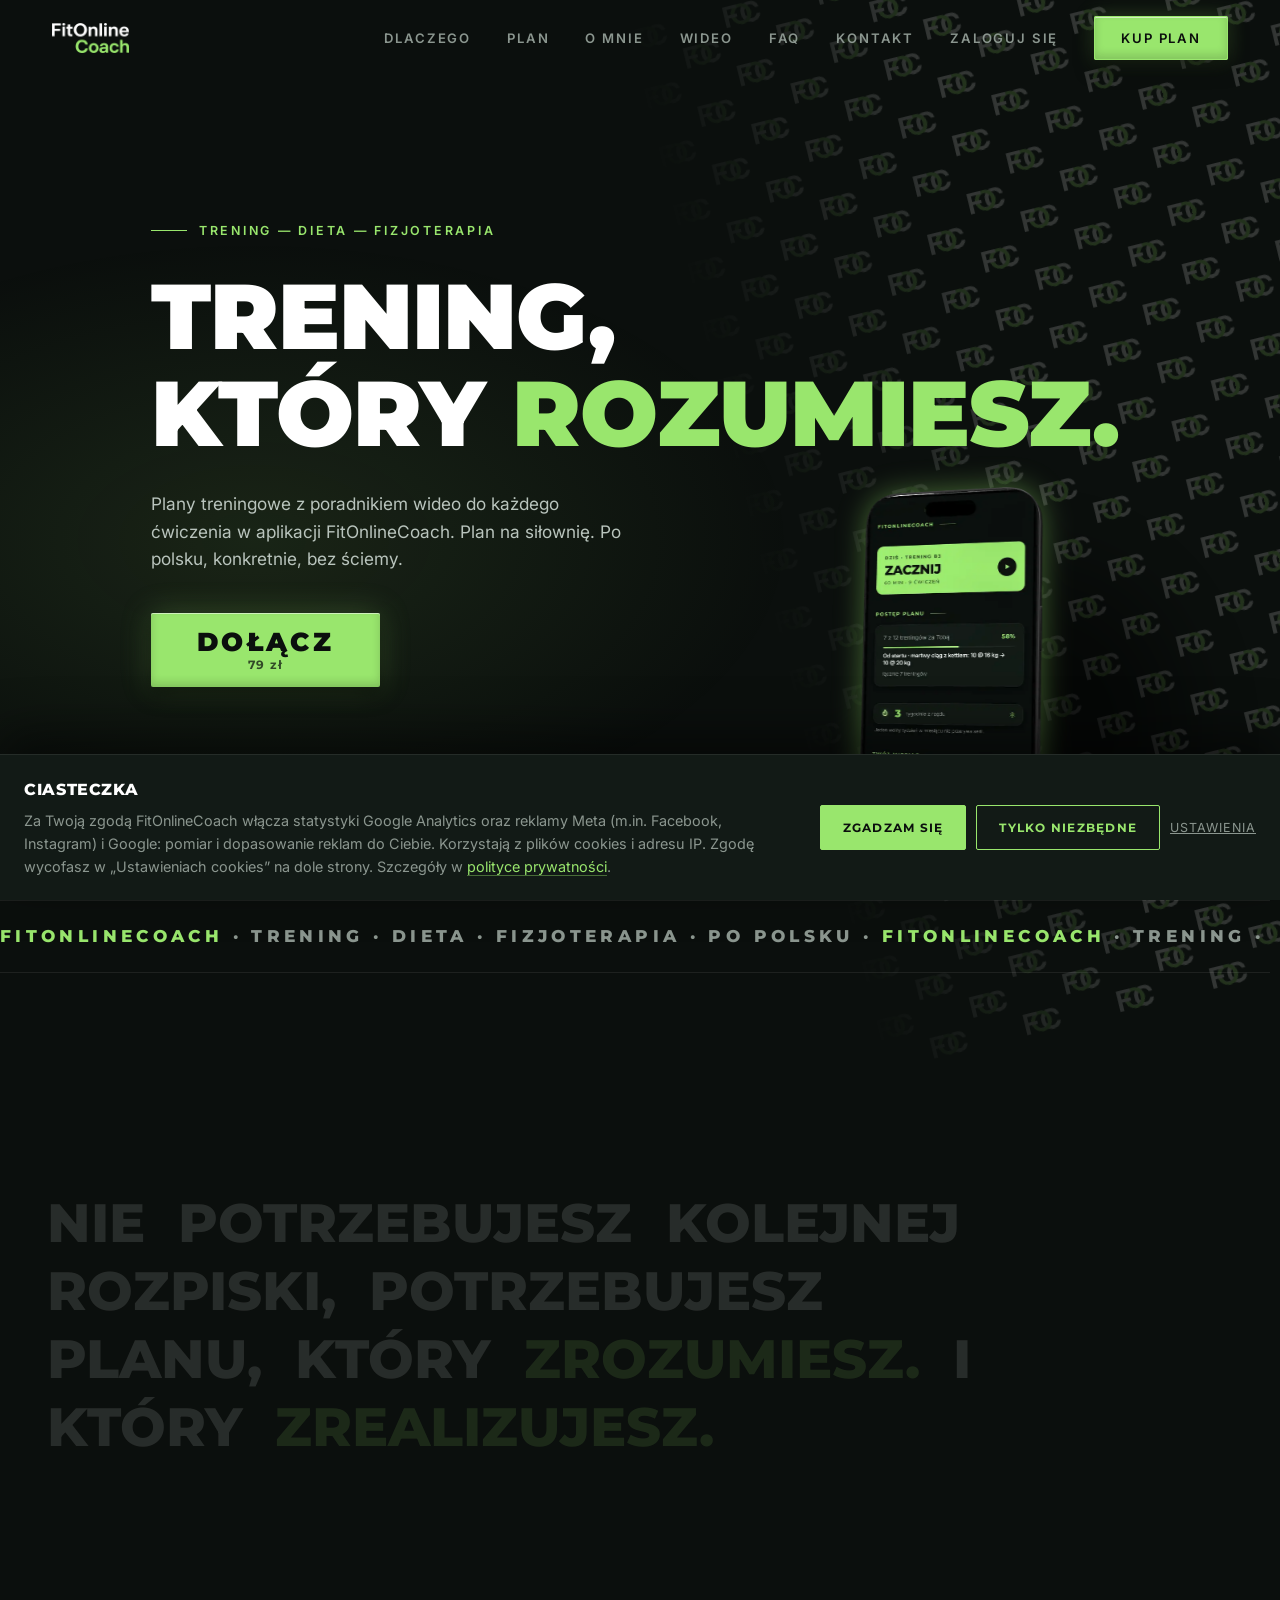
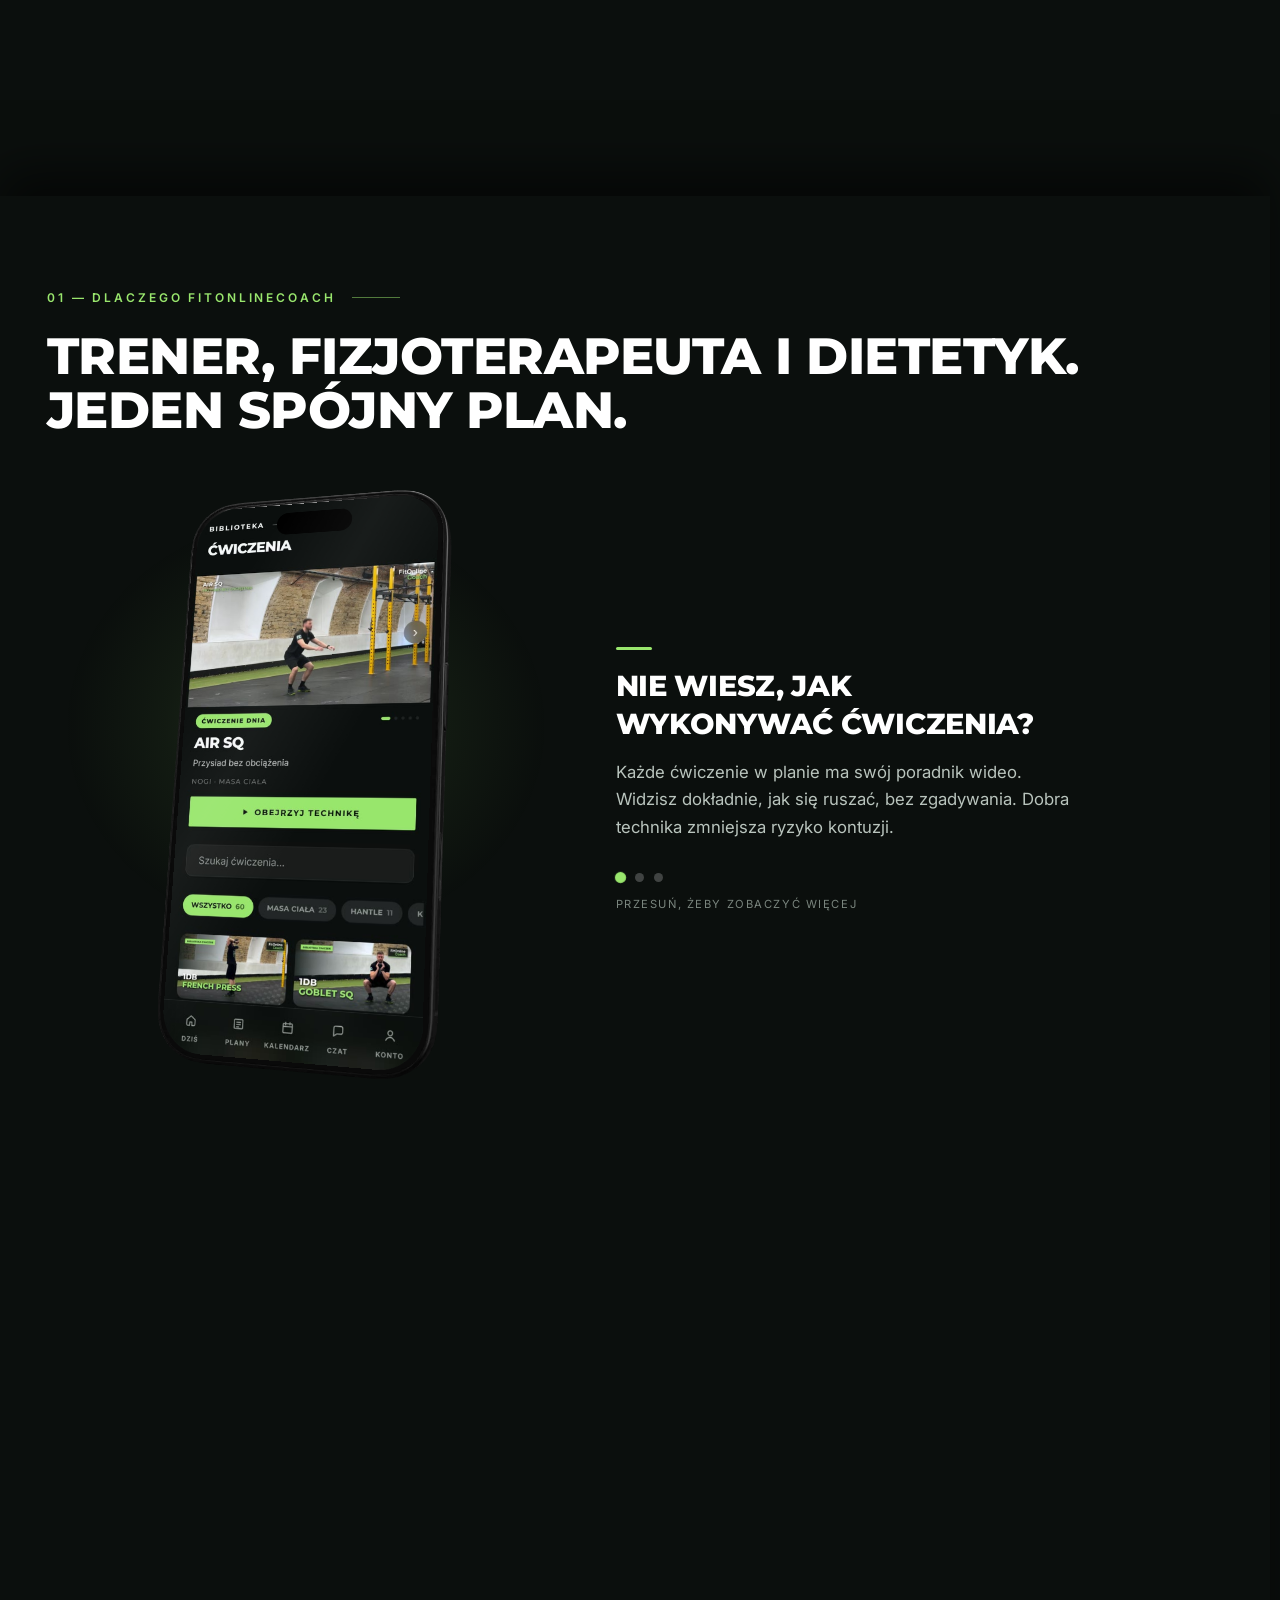
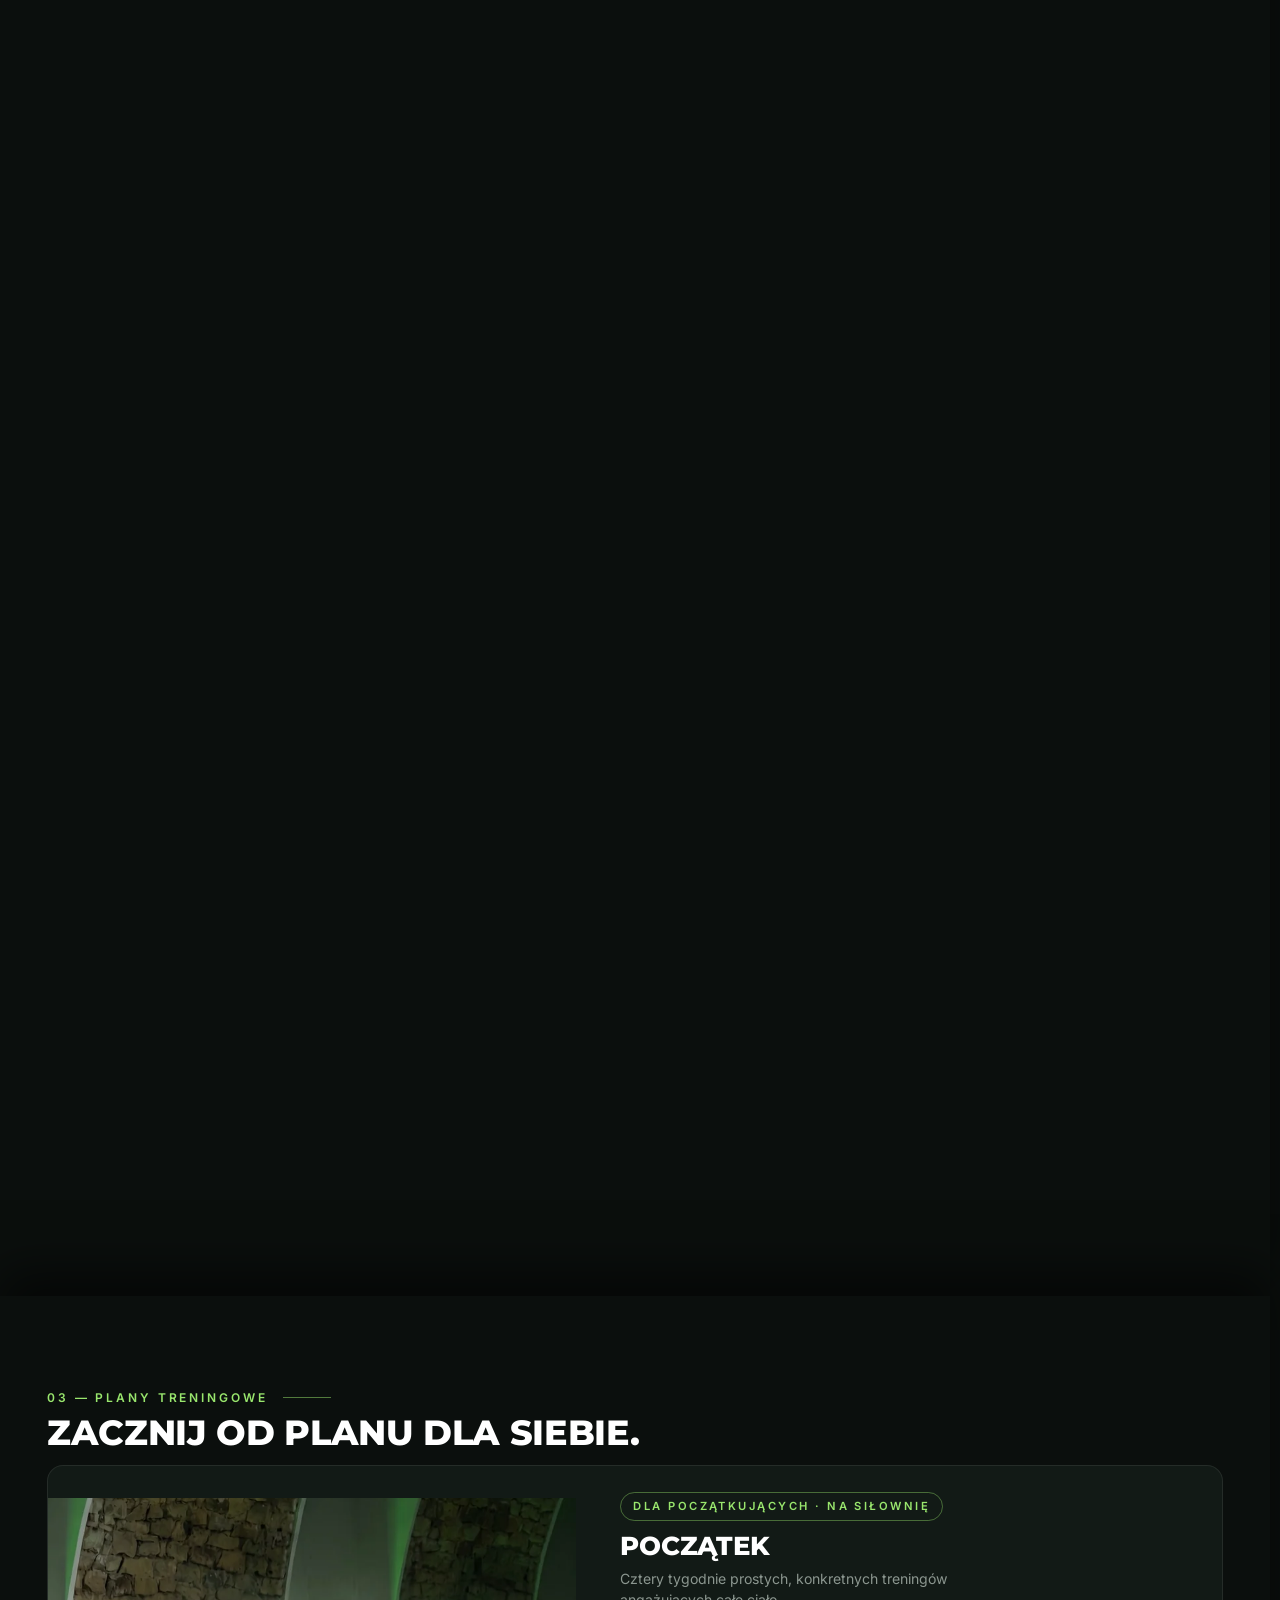
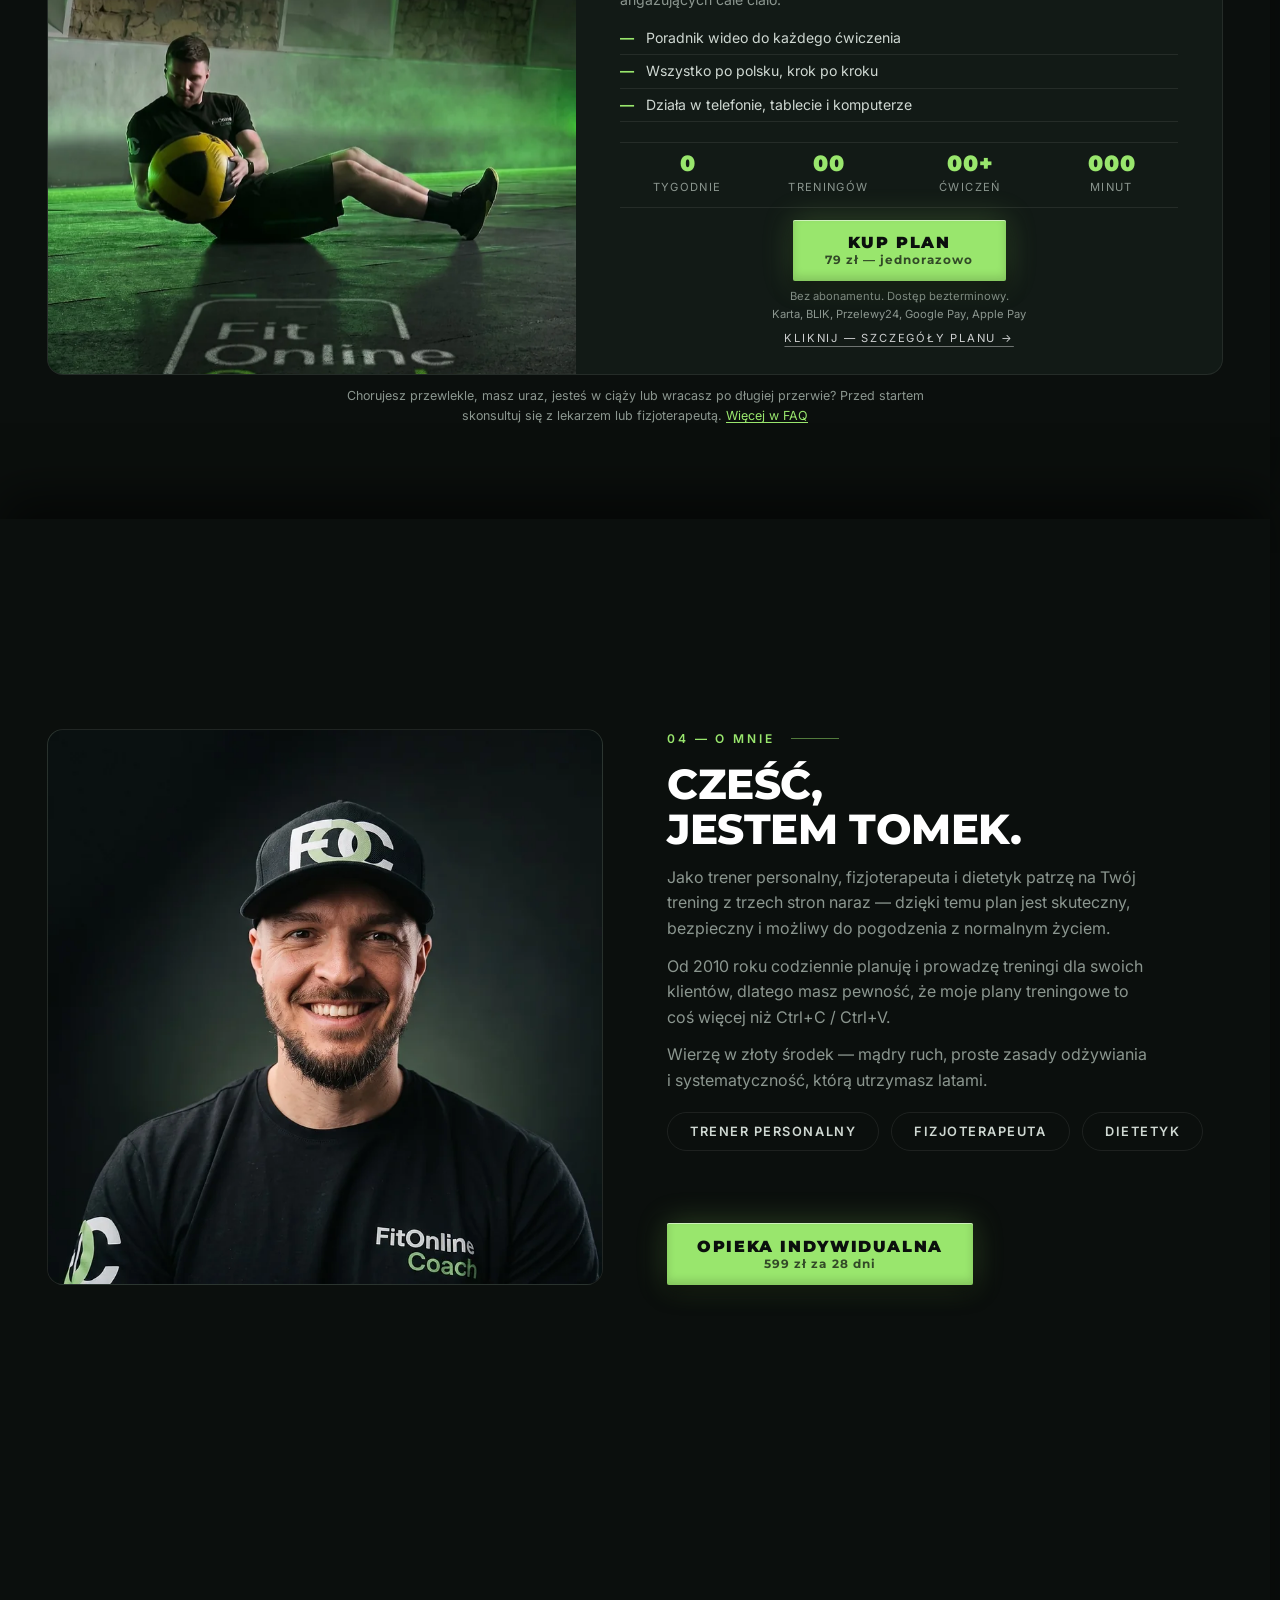
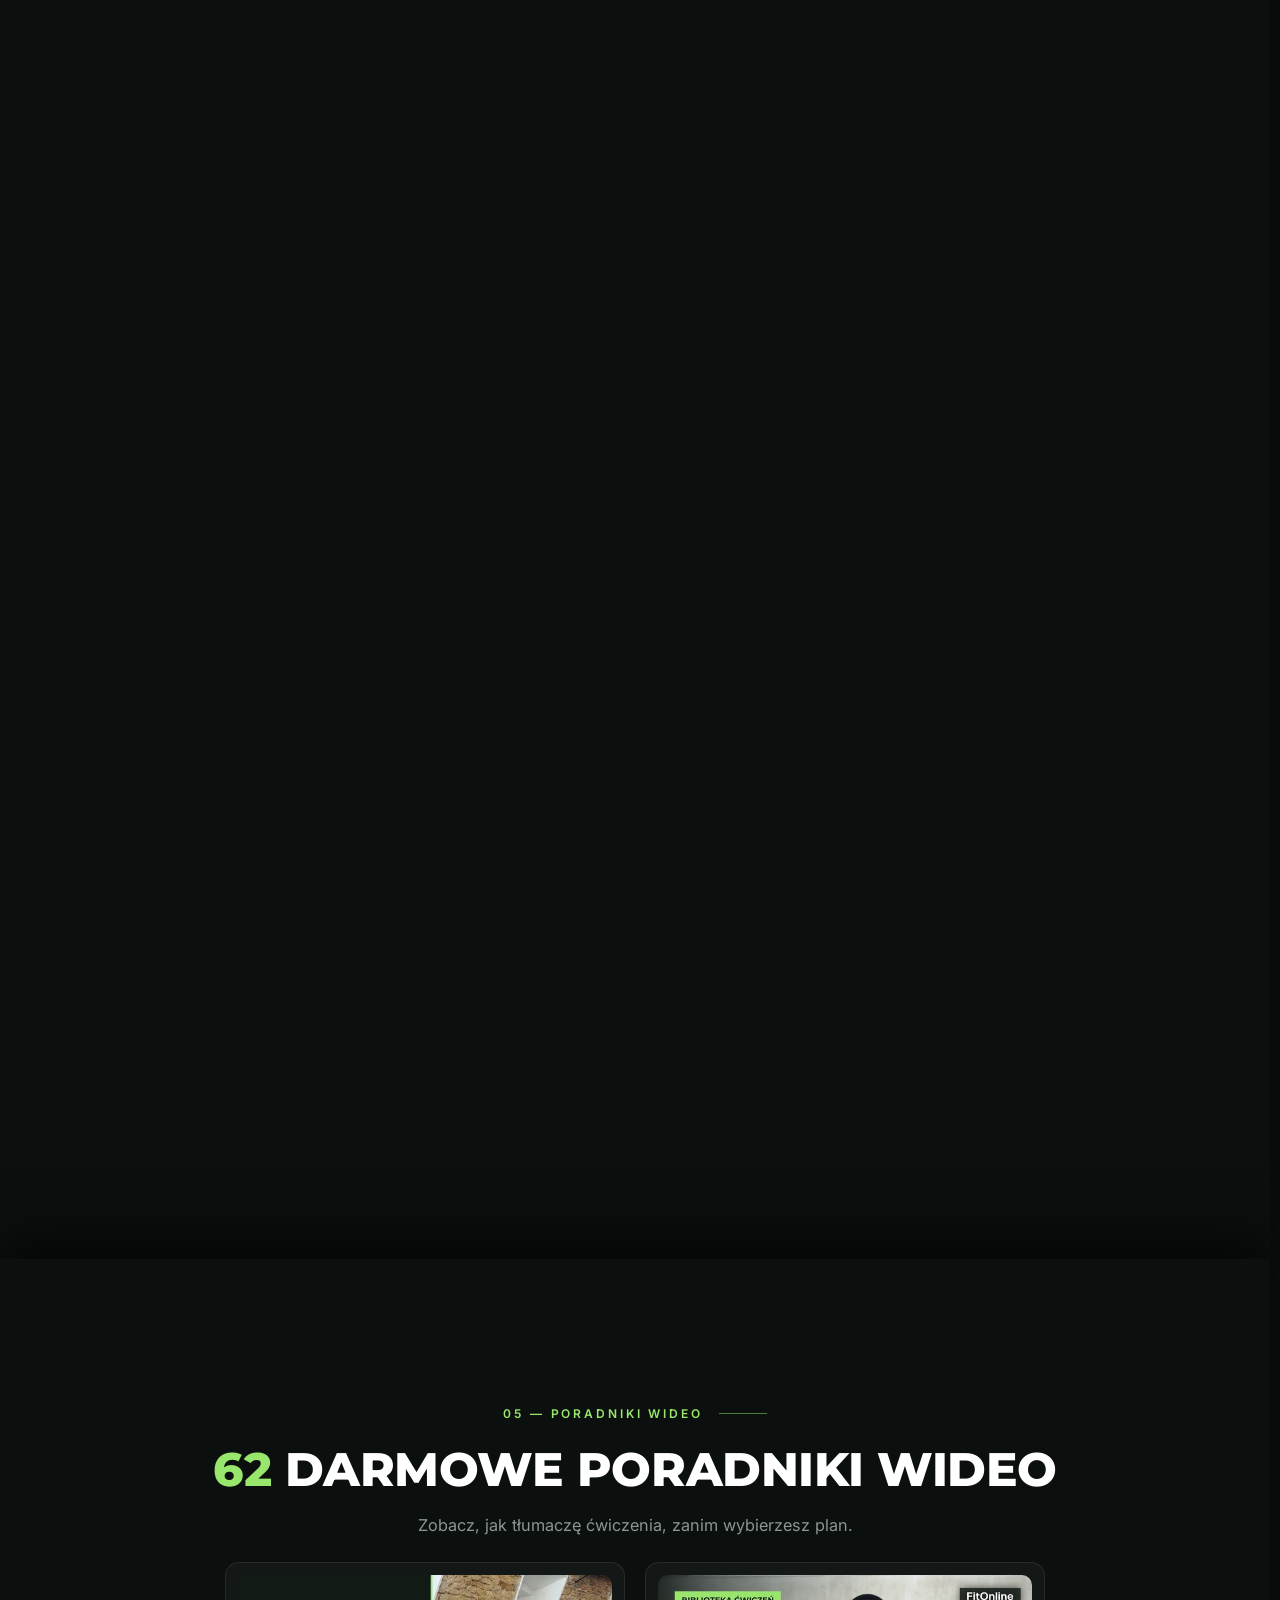
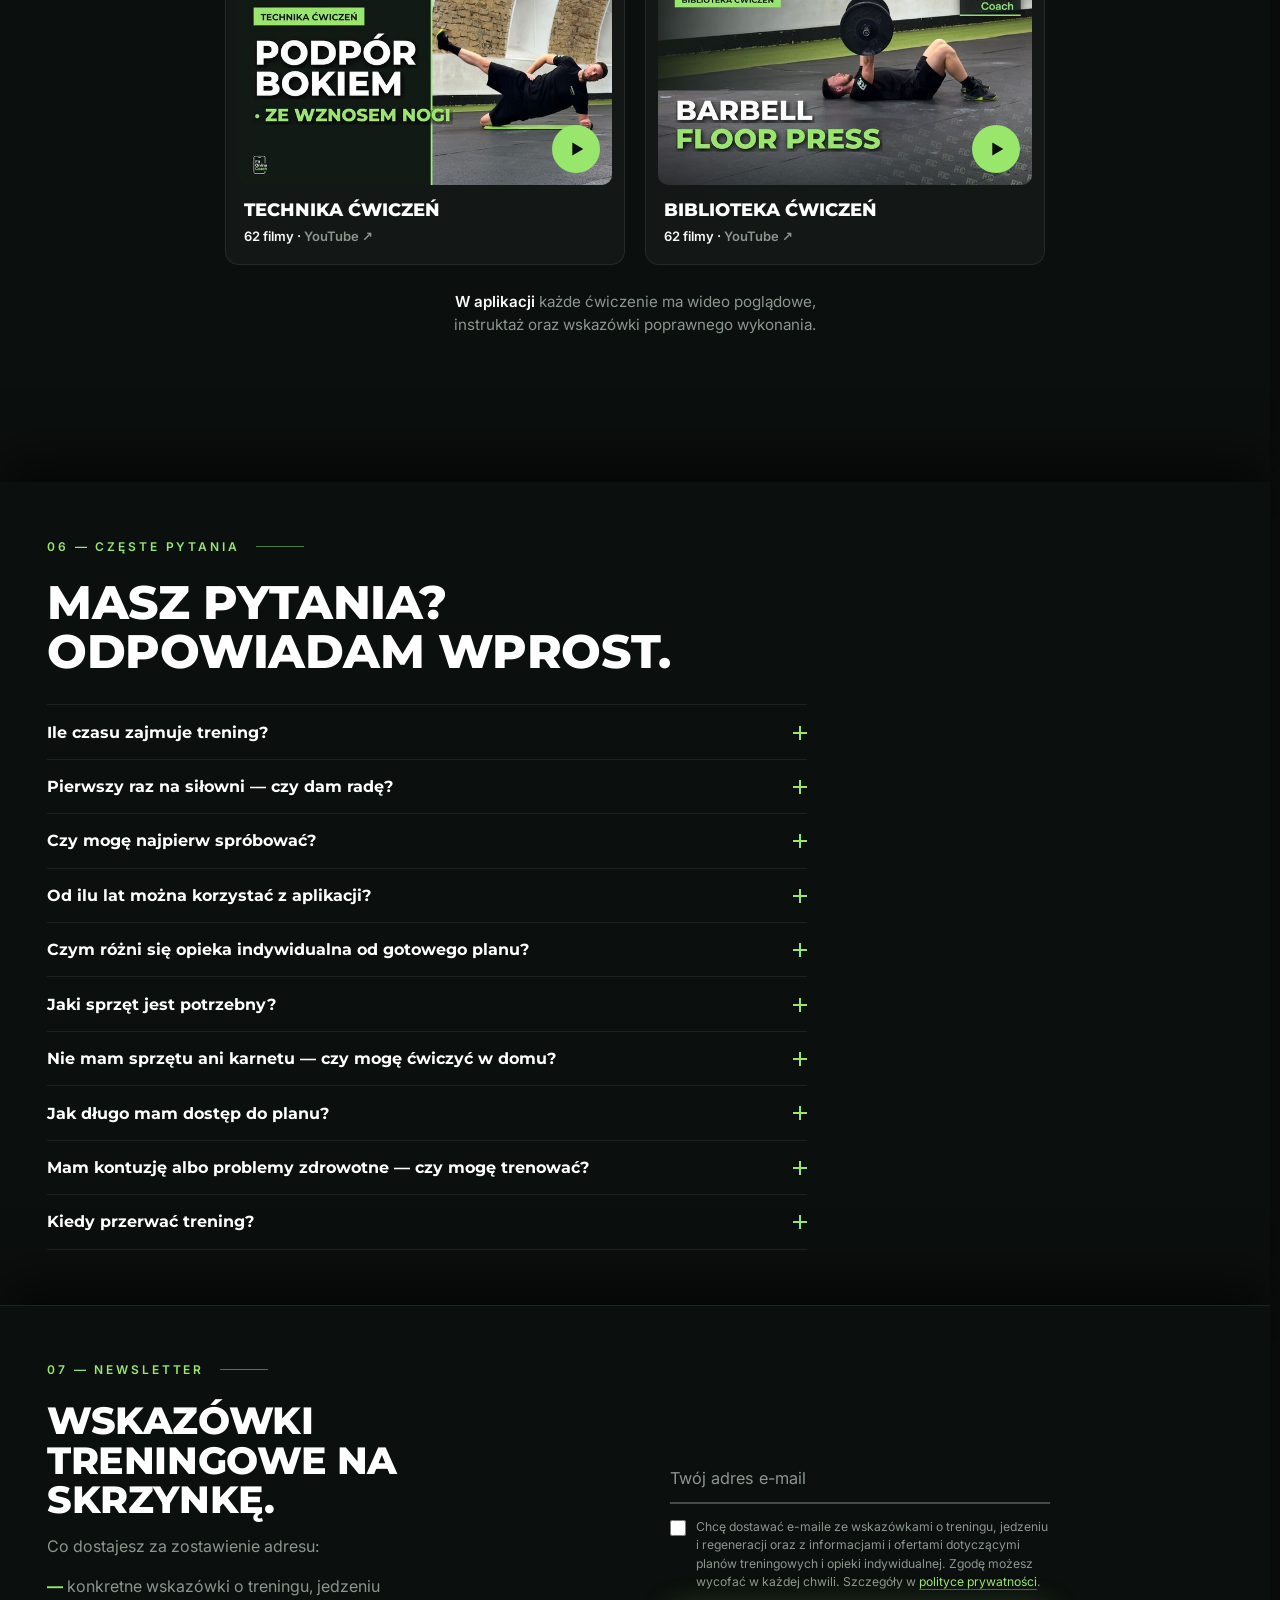
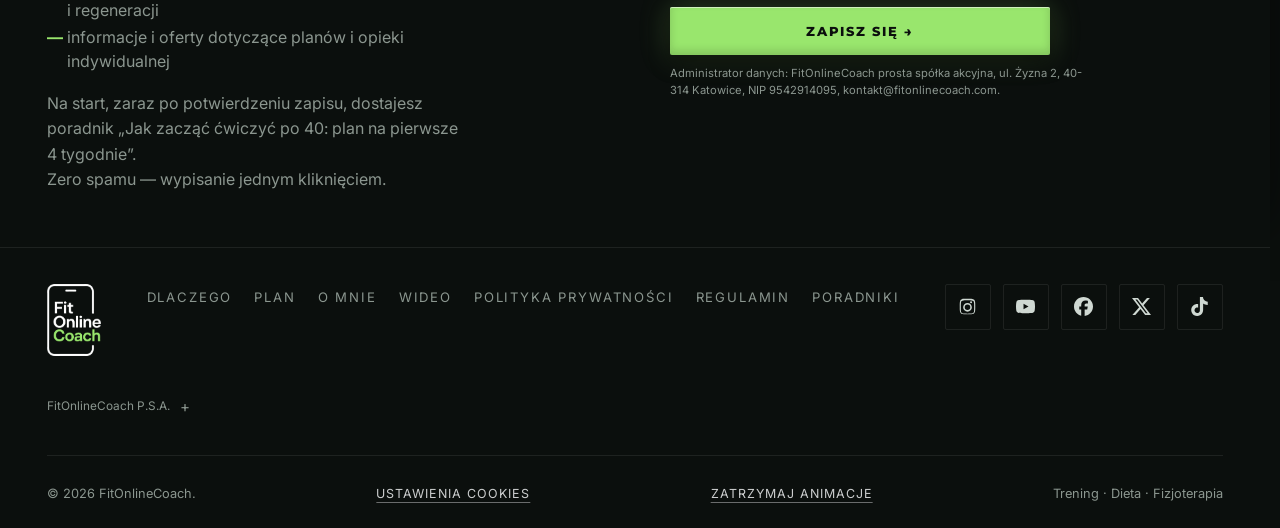
<file: index.html>
<!DOCTYPE html>
<html lang="pl">
<head>
<meta charset="UTF-8">
<meta name="viewport" content="width=device-width, initial-scale=1.0">
<style id="ochronaRamki">html{display:none}</style>
<noscript><style>html{display:block}.rv,.stp{opacity:1!important;transform:none!important}</style></noscript>
<script>
  (function () {
    if (self === top) {
      var s = document.getElementById('ochronaRamki');
      if (s) s.parentNode.removeChild(s);
      return;
    }
    try { top.location = self.location; } catch (e) {   }
  })();
</script>
<script>
  window.FOC_MARKETING = {
    metaPixelId: '2669627443493048',
    googleAdsId: 'AW-18548540062',
    ga4Id: 'G-KMY9H2GVKM',
    adsKonwersje: { poczatek: '', indywidualny: '', dolacz: '' }
  };
  window.FOC_NEWSLETTER = { action: 'https://assets.mailerlite.com/jsonp/796687/forms/194586683979597714/subscribe' };
  window.dataLayer = window.dataLayer || [];
  function gtag() { dataLayer.push(arguments); }
  gtag('consent', 'default', {
    ad_storage: 'denied', ad_user_data: 'denied', ad_personalization: 'denied',
    analytics_storage: 'denied', functionality_storage: 'granted', security_storage: 'granted',
    wait_for_update: 500
  });
</script>

<script>
  window.FOC_3D = !/[?&]3d=0(&|$)/.test(location.search);
</script>
<title>Plany treningowe online z wideo po polsku — FitOnlineCoach</title>
<meta name="description" content="Plany treningowe online z wideo po polsku — FitOnlineCoach - Trening, dieta, fizjoterapia. Trening do domu i na siłownię. Dla początkujących i średnio zaawansowanych.">

<link rel="canonical" href="https://fitonlinecoach.com/">
<meta name="robots" content="index, follow">
<meta name="theme-color" content="#121A16">
<meta name="author" content="Tomasz Wiesner">

<meta property="og:type" content="website">
<meta property="og:site_name" content="FitOnlineCoach">
<meta property="og:locale" content="pl_PL">
<meta property="og:url" content="https://fitonlinecoach.com/">
<meta property="og:title" content="FitOnlineCoach — trening, który rozumiesz">
<meta property="og:description" content="Plany treningowe online z wideo po polsku — FitOnlineCoach - Trening, dieta, fizjoterapia. Trening do domu i na siłownię. Dla początkujących i średnio zaawansowanych.">
<meta property="og:image" content="https://fitonlinecoach.com/assets/og-image.jpg">
<meta property="og:image:width" content="1200">
<meta property="og:image:height" content="630">
<meta property="og:image:alt" content="FitOnlineCoach — plany treningowe z poradnikiem wideo">

<meta name="twitter:card" content="summary_large_image">
<meta name="twitter:title" content="FitOnlineCoach — trening, który rozumiesz">
<meta name="twitter:description" content="Plany treningowe online z wideo po polsku — FitOnlineCoach - Trening, dieta, fizjoterapia. Trening do domu i na siłownię. Dla początkujących i średnio zaawansowanych.">
<meta name="twitter:image" content="https://fitonlinecoach.com/assets/og-image.jpg">

<link rel="preload" href="assets/fonts/Montserrat-VF.woff2" as="font" type="font/woff2" crossorigin>
<link rel="preload" href="assets/fonts/Inter-VF.woff2" as="font" type="font/woff2" crossorigin>
<link rel="icon" type="image/png" sizes="32x32" href="assets/favicon-32.png">
<link rel="icon" type="image/png" sizes="16x16" href="assets/favicon-16.png">
<link rel="icon" type="image/png" sizes="48x48" href="assets/favicon-48.png">
<link rel="apple-touch-icon" sizes="180x180" href="assets/apple-touch-icon-180.png">
<style>
  @font-face{font-family:'Montserrat';src:url('assets/fonts/Montserrat-VF.woff2') format('woff2');
    font-weight:100 900;font-style:normal;font-display:swap}
  @font-face{font-family:'Inter';src:url('assets/fonts/Inter-VF.woff2') format('woff2');
    font-weight:100 900;font-style:normal;font-display:swap}
  :root{
    --lime:#99E66D;
    --black:#0B0F0D;
    --graphite:#121A16;
    --graphite-2:#1B2620;
    --line:rgba(255,255,255,.08);
    --text:#F7F8F9;
    --muted:#8B968F;
  }
  *{margin:0;padding:0;box-sizing:border-box}
  html{scroll-behavior:smooth}
  body{font-family:'Inter',system-ui,sans-serif;background:var(--black);color:var(--text);line-height:1.6;overflow-x:hidden}
  ::selection{background:var(--lime);color:var(--black)}
  ::-webkit-scrollbar{width:10px}
  ::-webkit-scrollbar-track{background:var(--black)}
  ::-webkit-scrollbar-thumb{background:var(--graphite-2);border-radius:99px}
  ::-webkit-scrollbar-thumb:hover{background:var(--lime)}
  h1,h2,h3{font-family:'Montserrat',sans-serif;font-weight:800;line-height:1.05;text-transform:uppercase;letter-spacing:-.01em}
  img,video{max-width:100%;display:block}
  img{height:auto}
  a{color:inherit;text-decoration:none}
  :focus-visible{outline:2px solid var(--lime);outline-offset:3px}
  main:focus{outline:none}
  .wrap{max-width:1240px;margin:0 auto;padding:0 32px}


  .cc{position:fixed;left:0;right:0;bottom:0;z-index:1100;background:var(--graphite);
    border-top:1px solid var(--line);padding:22px 24px;display:none;
    max-height:88vh;overflow-y:auto;-webkit-overflow-scrolling:touch;overscroll-behavior:contain;
    box-shadow:0 -18px 50px rgba(0,0,0,.5)}
  .cc.show{display:block;animation:fadeUp .45s forwards}
  .cc-in{max-width:1240px;margin:0 auto;display:flex;gap:26px;align-items:center;flex-wrap:wrap}
  .cc-txt{flex:1 1 420px;min-width:0}
  .cc-txt b{display:block;font-family:'Montserrat',sans-serif;font-weight:800;font-size:1rem;
    text-transform:uppercase;letter-spacing:.04em;color:#fff;margin-bottom:6px}
  .cc-txt p{color:var(--muted);font-size:.9rem;line-height:1.6;margin:0}
  .cc-txt a{color:var(--lime);border-bottom:1px solid rgba(153,230,109,.4)}
  .cc-btns{display:flex;gap:10px;flex-wrap:wrap;align-items:center}
  .cc-btn{font-family:'Montserrat',sans-serif;font-weight:700;font-size:.78rem;letter-spacing:.1em;
    text-transform:uppercase;padding:14px 22px;border-radius:2px;cursor:pointer;border:1px solid var(--lime);
    background:transparent;color:var(--lime);transition:.2s;white-space:nowrap}
  .cc-btn:hover{background:rgba(153,230,109,.12)}
  .cc-btn.primary{background:var(--lime);color:var(--black)}
  .cc-btn.primary:hover{box-shadow:0 0 24px rgba(153,230,109,.4)}
  .cc-link{background:none;border:0;color:var(--muted);font-family:inherit;font-size:.78rem;
    letter-spacing:.08em;text-transform:uppercase;cursor:pointer;text-decoration:underline}
  .cc-link:hover{color:var(--lime)}
  #ccReopen,#ccSettings,#ruchBtn{padding-block:15px;margin-block:-15px}
  .cc-opts{display:none;width:100%;border-top:1px solid var(--line);margin-top:18px;padding-top:18px;gap:14px;
    flex-direction:column}
  .cc-opts.show{display:flex}
  .cc-opt{display:flex;gap:14px;align-items:flex-start}
  .cc-opt[hidden]{display:none}
  .cc-opt input{flex:0 0 auto;margin-top:4px;width:18px;height:18px;accent-color:var(--lime);cursor:pointer}
  .cc-opt label{cursor:pointer}
  .cc-opt b{display:block;font-size:.85rem;color:#fff;font-weight:600;margin-bottom:2px}
  .cc-opt span{font-size:.82rem;color:var(--muted);line-height:1.5}
  .cc-opt.locked input{opacity:.5;cursor:not-allowed}
  .cc-opt a{display:inline-block;padding:13px 0;margin:-13px 0;color:var(--lime);text-decoration:underline;text-underline-offset:3px}
  @media(max-width:700px){
    .cc{top:76px;bottom:auto;padding:14px 16px 18px;max-height:calc(70vh - 76px);max-height:calc(70svh - 76px);
      border-top:0;border-bottom:1px solid var(--line);box-shadow:0 18px 50px rgba(0,0,0,.5)}
    .cc:has(.cc-opts.show){max-height:calc(100vh - 76px);max-height:calc(100svh - 76px)}
    .cc-in{gap:12px}
    .cc-txt b{float:left;font-size:.9rem;line-height:1.6;margin:0 .45em 0 0}
    .cc-txt a{border-bottom:0;text-decoration:underline;text-decoration-color:rgba(153,230,109,.4);text-underline-offset:3px;
      padding:13px 0;margin:-13px 0}
    .cc-btns{width:100%;gap:0 8px;align-items:stretch}
    .cc-btn{flex:1 1 0;min-width:0;min-height:44px;padding:14px 6px;letter-spacing:.05em;white-space:normal;text-align:center}
    .cc-in > .cc-btns::after{content:'';flex:0 0 100%;order:1}
    #ccSettings{order:2;padding:11px 0 18px;margin:0 0 -18px}
    .cc-opts > .cc-btns{position:sticky;bottom:-18px;background:var(--graphite);padding:12px 0 18px;margin:-12px 0 -18px}
    .cc-in:has(.cc-opts:not(.show)) > .cc-btns{position:sticky;bottom:-18px;background:var(--graphite);padding:12px 0 18px;margin:-12px 0 -18px}
  }

  .progress{position:fixed;top:0;left:0;height:3px;width:0;background:var(--lime);z-index:100;box-shadow:0 0 12px rgba(153,230,109,.6)}
  @supports (animation-timeline:scroll()){.progress{animation:pasek linear both;animation-timeline:scroll(root)}}
  @keyframes pasek{from{width:0}to{width:100%}}

  header{position:fixed;top:0;left:0;right:0;z-index:90;transition:.35s;border-bottom:1px solid transparent}
  header.scrolled{background:rgba(7,9,8,.82);border-bottom-color:var(--line)}
  header::before{content:"";position:absolute;inset:0;z-index:-1;pointer-events:none;transition:inherit}
  header.scrolled::before{backdrop-filter:blur(14px);-webkit-backdrop-filter:blur(14px)}
  nav{display:flex;align-items:center;justify-content:space-between;height:76px}
  .logo img{height:30px;width:auto}
  .nav-links{display:flex;gap:36px;align-items:center;list-style:none}
  .nav-links a{font-size:.82rem;font-weight:600;letter-spacing:.14em;text-transform:uppercase;color:var(--muted);transition:.2s}
  .nav-links a:hover{color:var(--lime)}
  .nav-cta{background:var(--lime);border:1px solid var(--lime);color:var(--black)!important;padding:13px 26px;border-radius:2px;transition:.25s!important}
  .nav-cta:hover{background:var(--lime);color:var(--black)!important}
  @media(min-width:981px) and (max-width:1100px){.nav-links{gap:20px}}
  .burger{display:none;background:none;border:0;cursor:pointer;padding:8px;z-index:95}
  .burger span{display:block;width:26px;height:2px;background:#fff;margin:6px 0;transition:.3s}
  .burger.open span:nth-child(1){transform:translateY(8px) rotate(45deg)}
  .burger.open span:nth-child(2){opacity:0}
  .burger.open span:nth-child(3){transform:translateY(-8px) rotate(-45deg)}
  .logo,.burger,.nav-links a,.foot-links a,.faq-item summary{position:relative}
  .logo::before,.burger::before,.nav-links a::before,.foot-links a::before,.faq-item summary::before{content:"";position:absolute;
    inset:calc(50% - 23px)}
  .faq-item summary::before{z-index:1}

  .hero{position:relative;height:100vh;min-height:640px;display:flex;align-items:center;overflow:hidden}
  @media(min-width:981px) and (max-height:700px){
    .hero{height:auto;min-height:100vh;align-items:flex-start;padding-top:88px;padding-bottom:96px}
  }
  .hero::after{content:"";position:absolute;inset:0;z-index:1;
    background:radial-gradient(900px 500px at 20% 60%,rgba(153,230,109,.10),transparent 60%)}
  .hero-content{position:relative;z-index:2;will-change:transform,opacity}
  .hero-phone{position:absolute;left:0;top:0;z-index:1;pointer-events:none;will-change:transform;transform-origin:0 0}
  @supports (animation-timeline: scroll()) and (animation-range: 0px 1px) {
    @media (prefers-reduced-motion: no-preference) {
      .hero-phone.hp-css{animation-name:hpRuch;animation-timing-function:linear;animation-fill-mode:both;
        animation-timeline:scroll(root block);animation-range:0px var(--hp-droga)}
    }
  }
  .hero-phone::before{content:"";position:absolute;left:var(--pcx);top:var(--pcy);z-index:-1;
    width:calc(var(--pw) * 2.38);height:calc(var(--ph) * 1.32);transform:translate(-34%,-42%);border-radius:50%;
    pointer-events:none;opacity:var(--cien-tlo,0);
    background:radial-gradient(ellipse 50% 50% at 56% 52%,rgba(0,0,0,.98) 0%,rgba(0,0,0,.86) 30%,rgba(0,0,0,.58) 52%,rgba(0,0,0,.22) 72%,rgba(0,0,0,0) 88%);
    filter:blur(calc(var(--ph) * .049))}
  .hero-phone picture{display:contents}
  .hero-phone .fon-still,.hero-phone .gl3d{position:absolute;left:0;top:0;width:100%;height:100%;pointer-events:none}
  .hero-phone{--blask-img:linear-gradient(transparent,transparent)}
  .hero-phone .fon-blask{position:absolute;inset:0;pointer-events:none;filter:blur(calc(var(--blask,30px) / 2));opacity:0;transition:opacity .25s}
  .hero-phone .fon-blask i{position:absolute;inset:0;background:rgba(153,230,109,.42);
    -webkit-mask:var(--blask-img) center/100% 100% no-repeat;mask:var(--blask-img) center/100% 100% no-repeat}
  .hero-phone.blask-on .fon-blask{opacity:1}
  .hero-phone.gl-hero .fon-blask{opacity:0;transition:opacity 0s .2s}
  .hero-phone .fon-still{opacity:0}
  .hero-phone.blask-on .fon-still{opacity:1;transition:opacity .25s}
  .hero-phone .gl3d{opacity:0;transition:opacity .2s;filter:drop-shadow(0 0 var(--blask,30px) rgba(153,230,109,.42))}
  .hero-phone.gl-hero .gl3d{opacity:1}
  .hero-phone.gl-hero .fon-still{opacity:0;transition:opacity 0s .2s}
  .hero .eyebrow{display:inline-flex;align-items:center;gap:12px;font-size:.78rem;font-weight:600;
    letter-spacing:.22em;text-transform:uppercase;color:var(--lime);margin-bottom:28px;
    opacity:0;animation:fadeUp .8s .2s forwards}
  .hero .eyebrow::before{content:"";width:36px;height:1px;background:var(--lime)}
  .hero h1{font-size:clamp(2.6rem,7.2vw,6rem);font-weight:900;color:#fff;margin-bottom:28px}
  @media(max-width:400px){
    .hero h1{font-size:clamp(1.9rem,9.6vw,2.6rem)}
    .hero-content{min-width:0}
  }
  .hero h1 .w{display:inline-block;opacity:0;transform:translateY(40px);animation:wordUp .7s forwards}
  .hero h1 .outline{color:var(--lime)}
  .lead-omin{display:none}
  .hero p.lead{max-width:480px;color:#B9C4BD;font-size:1.08rem;margin-bottom:40px;
    opacity:0;animation:fadeUp .8s .3s forwards}
  .hero-actions{display:flex;flex-direction:column;align-items:flex-start;gap:0;
    opacity:0;animation:fadeUp .8s .45s forwards}
  @keyframes wordUp{to{opacity:1;transform:translateY(0)}}
  @keyframes fadeUp{from{opacity:0;transform:translateY(24px)}to{opacity:1;transform:translateY(0)}}
  .btn{display:inline-block;font-family:'Montserrat',sans-serif;font-weight:700;font-size:.85rem;
    letter-spacing:.12em;text-transform:uppercase;padding:18px 40px;border-radius:2px;cursor:pointer;transition:.25s;border:0}
  .btn-lime,.zapis button,.nav-cta{background:var(--lime);color:var(--black);-webkit-tap-highlight-color:transparent;
    --cien-w:inset 0 1px 0 rgba(255,255,255,.55),inset 0 -4px 8px rgba(11,15,13,.16);
    --poswiata:0 0 30px rgba(153,230,109,.26);--poswiata-hover:0 0 52px rgba(153,230,109,.36);
    --cien-z:0 8px 18px rgba(0,0,0,.5),var(--poswiata);box-shadow:var(--cien-w),var(--cien-z)}
  .nav-cta{--poswiata:0 0 20px rgba(153,230,109,.26);--poswiata-hover:0 0 34px rgba(153,230,109,.36)}
  @media (hover:hover) and (pointer:fine){
    .btn-lime:hover,.zapis button:hover,.nav-cta:hover{--cien-w:inset 0 1px 0 rgba(255,255,255,.6),inset 0 -4px 8px rgba(11,15,13,.16);
      --cien-z:0 12px 24px rgba(0,0,0,.55),var(--poswiata-hover)}
  }
  .btn-lime:active,.zapis button:active,.nav-cta:active{--cien-w:inset 0 1px 0 rgba(255,255,255,.3),inset 0 -1px 3px rgba(11,15,13,.28);
    --cien-z:0 3px 8px rgba(0,0,0,.45)}
  .btn-lime:focus-visible,.zapis button:focus-visible,.nav-cta:focus-visible{outline-color:#f7f8f9}
  @media (prefers-reduced-motion:no-preference){
    @media (hover:hover) and (pointer:fine){.btn-lime:hover,.zapis button:hover,.nav-cta:hover{translate:0 -2px}}
    .btn-lime:active,.zapis button:active,.nav-cta:active{translate:0 1px}
  }
  .btn-lime.rv{transition:opacity .9s cubic-bezier(.16,1,.3,1),transform .9s cubic-bezier(.16,1,.3,1),translate .25s,box-shadow .25s,background-color .25s}
  .btn-lime.rv4{transition-delay:.36s,.36s,0s,0s,0s}
  @supports (animation-timeline:scroll()){html.panele main > :not(:first-child) .btn-lime.rv{transition:translate .25s,box-shadow .25s,background-color .25s}}

  @keyframes obwPrzebieg{0%{opacity:0;transform:translate(-50%,-50%) rotate(0deg)}12%,88%{opacity:1}100%{opacity:0;transform:translate(-50%,-50%) rotate(360deg)}}
  @keyframes obwTwarz{0%,100%{opacity:0}12%,88%{opacity:1}}
  .obw{position:relative;overflow:hidden;isolation:isolate;--obw-pas:1px;--obw-rozmycie:1.5px;
    --obw-swiatlo:conic-gradient(rgba(153,230,109,0) 0deg 250deg,rgba(214,247,193,.7) 320deg,rgba(255,255,255,.92) 348deg,rgba(153,230,109,0) 360deg)}
  .obw::before,.obw::after{content:"";position:absolute;pointer-events:none;opacity:0}
  .obw::before{z-index:-2;left:50%;top:50%;width:200%;aspect-ratio:1;transform:translate(-50%,-50%);
    background:var(--obw-swiatlo);filter:blur(var(--obw-rozmycie))}
  .obw::after{z-index:-1;inset:var(--obw-pas);border-radius:1px;background:var(--lime);box-shadow:inset 0 -4px 8px rgba(11,15,13,.16)}
  .obw.disabled::before,.obw.disabled::after{display:none}
  @media (prefers-reduced-motion:no-preference) and (hover:hover) and (pointer:fine){
    html:not(:has(.cc.show)) .obw:hover::before{animation:obwPrzebieg 2.2s cubic-bezier(.4,0,.2,1) 1}
    html:not(:has(.cc.show)) .obw:hover::after{animation:obwTwarz 2.2s linear 1}
  }

  .plan-hint,.om-wiecej,#ccReopen,#ruchBtn{color:rgba(247,248,249,.82);text-decoration:underline;text-decoration-color:rgba(247,248,249,.4);
    text-decoration-thickness:1px;text-underline-offset:4px;cursor:pointer;transition:color .2s,text-decoration-color .2s;-webkit-tap-highlight-color:transparent}
  @media (hover:hover) and (pointer:fine){.plan-hint:hover,.om-wiecej:hover,#ccReopen:hover,#ruchBtn:hover{color:#f7f8f9;text-decoration-color:var(--lime)}}
  .plan-hint:focus-visible,.om-wiecej:focus-visible,#ccReopen:focus-visible,#ruchBtn:focus-visible{color:#f7f8f9;text-decoration-color:var(--lime)}
  .plan-hint:active,.om-wiecej:active,#ccReopen:active,#ruchBtn:active{color:var(--lime);text-decoration-color:var(--lime)}
  .btn-join{display:inline-flex;flex-direction:column;align-items:center;justify-content:center;
    gap:5px;padding:16px 46px;line-height:1}
  .btn-join .bj-main{font-size:1.6rem;font-weight:900;letter-spacing:.13em;line-height:1}
  .btn-join .bj-sub{font-size:.72rem;font-weight:700;letter-spacing:.09em;text-transform:lowercase;
    opacity:.72;white-space:nowrap}
  .btn-care{padding:15px 30px}
  .btn-care .bj-main{font-size:1.02rem;letter-spacing:.1em}
  .btn-care .bj-sub{font-size:.72rem}
  @media(max-width:360px){
    .btn-care{padding:14px 16px}
    .btn-care .bj-main{font-size:.9rem;letter-spacing:.06em}
  }
  @media(max-width:320px){
    .btn-care{padding:13px 10px}
    .btn-care .bj-main{font-size:.78rem;letter-spacing:.02em}
    .btn-care .bj-sub{font-size:.7rem}
  }
  .cena-warunek{display:block;margin-top:10px;font-size:.78rem;line-height:1.5;color:var(--muted)}
  .kwota{white-space:nowrap}
  .price-row.na-srodku{display:grid;grid-template-columns:auto;justify-content:center;align-self:stretch}
  .scroll-cue{position:absolute;bottom:34px;left:50%;transform:translateX(-50%);z-index:2;display:flex;
    flex-direction:column;align-items:center;gap:10px;font-size:11px;letter-spacing:.3em;
    text-transform:uppercase;color:var(--muted);opacity:0;animation:fadeUp 1s 1.8s forwards}
  .scroll-cue i{width:1px;height:44px;background:linear-gradient(var(--lime),transparent);display:block;
    animation:cue 1.6s ease-in-out infinite}
  @keyframes cue{0%{transform:scaleY(0);transform-origin:top}45%{transform:scaleY(1);transform-origin:top}55%{transform:scaleY(1);transform-origin:bottom}100%{transform:scaleY(0);transform-origin:bottom}}

  .marquee{border-top:1px solid var(--line);border-bottom:1px solid var(--line);overflow:hidden;
    padding:22px 0;background:var(--black);position:relative;z-index:3}
  .marquee-track{display:flex;gap:0;width:max-content;animation:marq 40s linear infinite}
  .marquee span{font-family:'Montserrat',sans-serif;font-weight:800;font-size:1.05rem;letter-spacing:.26em;
    text-transform:uppercase;color:var(--muted);white-space:nowrap}
  .marquee span b{color:var(--lime);font-weight:800}
  @keyframes marq{to{transform:translateX(-50%)}}

  section{padding:130px 0;position:relative}
  .sec-label{display:flex;align-items:center;gap:16px;font-size:.75rem;font-weight:600;letter-spacing:.24em;
    text-transform:uppercase;color:var(--lime);margin-bottom:22px}
  .sec-label::after{content:"";flex:0 0 48px;height:1px;background:var(--lime);opacity:.5}
  h2.sec-title{font-size:clamp(1.9rem,4vw,3.2rem);color:#fff;margin-bottom:18px;max-width:720px}
  .sec-sub{color:var(--muted);max-width:520px;font-size:1.02rem}
  .center{justify-content:center;text-align:center;margin-left:auto;margin-right:auto}
  .lime{color:var(--lime)}

  .rv{opacity:0;transform:translateY(46px);transition:opacity .9s cubic-bezier(.16,1,.3,1),transform .9s cubic-bezier(.16,1,.3,1)}
  .rv.in{opacity:1;transform:none}
  .rv2{transition-delay:.12s}.rv3{transition-delay:.24s}.rv4{transition-delay:.36s}

  .manifest{padding:150px 0;position:relative;overflow:hidden}
  .topblok{position:relative;background:var(--black);isolation:isolate;overflow:hidden;overflow:clip}
  .tb-wzor{position:fixed;top:-8%;right:-12%;width:54%;height:120vh;
    background-image:url('assets/foc_kafel.png');background-size:96px 60px;background-repeat:repeat;
    transform:rotate(-14deg);opacity:.16;pointer-events:none;z-index:0;
    -webkit-mask-image:linear-gradient(90deg,transparent,#000 42%);
    mask-image:linear-gradient(90deg,transparent,#000 42%)}
  .topblok .marquee{background:transparent}
  .topblok .manifest{overflow:visible}

  .talerze{position:absolute;inset:0;z-index:3;pointer-events:none}
  @media(prefers-reduced-motion:reduce){.talerze{display:none}}
  .talerz{position:absolute;left:0;top:0;will-change:transform,opacity;opacity:0;transition:none}
  .talerze .t3d-cialo{filter:drop-shadow(0 6px 10px rgba(0,0,0,.45))}
  .talerz .t3d-napis{transition:none}
  .talerz,.talerz-3d{aspect-ratio:1}
  .talerz-3d{position:relative}
  .t3d-cialo,.t3d-napis{position:absolute;left:-4%;top:-4%;width:108%;height:108%;max-width:none;display:block}
  .t3d-napis{transform-origin:0 0;will-change:transform}
  .talerz:nth-child(1){width:118px;z-index:2}
  .talerz:nth-child(2){width:134px;z-index:2}
  .talerz:nth-child(3){width:108px;z-index:1}
  .talerze .talerz-cien,.talerze-plama{display:block;position:absolute;left:0;top:0;
    pointer-events:none;opacity:0;transition:none;z-index:0;border-radius:0}
  .talerze .talerz-cien{width:100px;height:28px;will-change:transform,opacity;
    background:radial-gradient(closest-side,rgba(0,0,0,.95),rgba(0,0,0,.55) 45%,rgba(0,0,0,0))}
  .talerze-plama{background:radial-gradient(closest-side,#17211C,rgba(23,33,28,0))}

  .manifest p{font-family:'Montserrat',sans-serif;font-weight:800;text-transform:uppercase;
    font-size:clamp(1.6rem,4.4vw,3.4rem);line-height:1.25;max-width:1000px;
    position:relative;z-index:2}
  .manifest .mw{opacity:.12;transition:opacity .35s linear;display:inline-block;margin-right:.32em}
  .manifest .mw.lit{opacity:1}
  .manifest .mw.accent{color:var(--lime)}


  html{scrollbar-gutter:stable}


  .stack{position:relative;height:300vh}
  .stack-pin{position:sticky;top:0;height:100vh;overflow:hidden}
  .stack-pin .layer{position:absolute;inset:0;display:flex;align-items:center;padding:76px 0 0}
  .layer-under{z-index:1}
  .layer-under .how-grid{align-items:center}
  .layer-under .stp{padding:30px 0}
  .layer-over{z-index:2;background:transparent}
  .door{position:absolute;top:0;bottom:0;width:51%;background:var(--black);will-change:transform}
  .door-l{left:0}
  .door-r{right:0}
  .stack-about{height:260vh}
  .stack-pin .divider{height:100%;min-height:0}
  .about-content{position:relative;z-index:2;width:100%}
  #aboutPhoto,#aboutText{will-change:transform,opacity}

  .why-content{position:relative;z-index:2;width:100%}
  .why-head{will-change:transform,opacity}

  .how{background:var(--graphite)}
  .how-grid{display:grid;grid-template-columns:1fr 1.2fr;gap:80px;align-items:start}
  .steps{display:flex;flex-direction:column}
  .stp{padding:56px 0;border-bottom:1px solid var(--line);display:grid;grid-template-columns:90px 1fr;gap:28px;
    opacity:.25;transform:translateX(24px);transition:opacity .6s,transform .6s}
  .stp:first-child{border-top:1px solid var(--line)}
  .stp.active{opacity:1;transform:none}
  .stp .n{font-family:'Montserrat',sans-serif;font-weight:900;font-size:2.4rem;color:var(--lime);line-height:1}
  .stp h3{font-size:1.3rem;color:#fff;margin-bottom:10px}
  .stp p{color:var(--muted);font-size:.97rem}

  .stp{position:relative}
  .stp{cursor:default;outline:none}
  .stp:focus-visible{outline:2px solid var(--lime);outline-offset:6px;border-radius:4px}
  .stp.jk-open{opacity:1;transform:none}
  .how-left{transition:opacity .35s ease,transform .45s cubic-bezier(.2,.9,.25,1)}

  .stp::after{content:"";position:absolute;left:0;right:0;bottom:-1px;height:1px;background:var(--lime);
    transform:scaleX(0);transform-origin:0 50%;transition:transform .6s cubic-bezier(.2,.9,.25,1)}
  .stp.jk-open::after{transform:scaleX(1)}
  .stp .n{position:relative;align-self:start;transform-origin:0 60%;transition:transform .45s cubic-bezier(.3,1.4,.5,1)}
  .stp .n::after{content:"";position:absolute;left:.04em;top:calc(100% + 10px);width:1.15em;height:3px;background:var(--lime);
    transform:scaleX(0);transform-origin:0 50%;transition:transform .4s cubic-bezier(.2,.9,.25,1) .08s}
  .stp.jk-open .n{transform:scale(1.14)}
  .stp.jk-open .n::after{transform:scaleX(1)}

  .jk-pop{position:absolute;right:calc(100% + 36px);top:var(--py,0px);z-index:20;width:clamp(380px,33vw,452px);
    padding:12px;border-radius:16px;container-type:inline-size;
    background:rgba(16,24,20,.62);backdrop-filter:blur(14px) saturate(1.25);-webkit-backdrop-filter:blur(14px) saturate(1.25);
    border:1px solid rgba(200,230,210,.22);
    box-shadow:0 40px 80px -30px rgba(0,0,0,.9),0 0 0 1px rgba(0,0,0,.3),inset 0 1px 0 rgba(255,255,255,.14);
    opacity:0;visibility:hidden;pointer-events:none;transform-origin:100% 50%;
    transform:perspective(1100px) translateX(56px) scale(.9) rotateX(0deg) rotateY(-16deg);
    transition:opacity .3s ease,transform .5s cubic-bezier(.2,.9,.25,1),visibility .3s}
  .stp.jk-open .jk-pop{opacity:1;visibility:visible;pointer-events:auto;
    transform:perspective(1100px) translateX(0) scale(1) rotateX(var(--rx,0deg)) rotateY(var(--ry,0deg))}
  .jk-pop::after{content:"";position:absolute;left:100%;top:0;bottom:0;width:40px}
  .jk-pop::before{content:"";position:absolute;left:100%;top:var(--cy,50%);width:36px;height:1px;
    background:linear-gradient(90deg,var(--lime),rgba(153,230,109,.25));transform:scaleX(0);transform-origin:100% 50%;
    transition:transform .3s ease}
  .stp.jk-open .jk-pop::before{transform:scaleX(1);transition-delay:.18s}

  .jk-scene{display:block;-webkit-tap-highlight-color:transparent;position:relative;width:100%;aspect-ratio:34/30;font-size:calc(100cqw / 34);border-radius:11px;overflow:hidden;
    background:radial-gradient(70% 55% at 85% 0%,rgba(153,230,109,.09),transparent 70%),linear-gradient(160deg,#0f1713,#080b0a);
    line-height:1.25;text-transform:none;letter-spacing:0}
  .jk-scene *{position:absolute}
  .jk-scene .jk-fl *{position:static}


  .jk-s1 .jk-bar{left:0;right:0;top:0;height:2.4em;background:#141c18;border-bottom:1px solid rgba(255,255,255,.05)}
  .jk-s1 .jk-bar i{top:.9em;width:.6em;height:.6em;border-radius:50%;background:#34413a}
  .jk-s1 .jk-bar i:nth-child(2){left:1.9em}.jk-s1 .jk-bar i:nth-child(1){left:1em}.jk-s1 .jk-bar i:nth-child(3){left:2.8em}
  .jk-s1 .jk-bar span{left:11em;right:11em;top:.3em;height:1.9em;border-radius:.95em;background:#0b110e;color:#7d8a83;
    font-size:max(.8em,11px);line-height:1.9em;text-align:center}
  .jk-s1 .jk-card{left:1.6em;right:1.6em;top:3.8em;height:17.6em;border-radius:1.2em;background:#131b17;overflow:hidden;
    box-shadow:inset 0 0 0 1px rgba(255,255,255,.07),0 1.6em 3em -1.6em rgba(0,0,0,.8)}
  .jk-s1 .jk-card img{left:0;top:0;width:13.2em;height:100%;object-fit:cover;object-position:50% 30%}
  .jk-s1 .jk-d{left:14.6em;right:1.4em;top:1.3em;bottom:1.4em}
  .jk-s1 .jk-ey{font-size:max(.85em,11px);font-weight:700;letter-spacing:.18em;text-transform:uppercase;color:var(--lime)}
  .jk-s1 .jk-t{font-family:'Montserrat',sans-serif;font-weight:800;font-size:1.9em;line-height:1.05;color:#fff;text-transform:uppercase;margin-top:.2em}
  .jk-s1 .jk-m{font-size:max(1em,11px);color:var(--muted);margin-top:.45em;line-height:1.35}
  .jk-s1 .jk-pr{font-family:'Montserrat',sans-serif;font-weight:900;font-size:2.3em;color:#fff;line-height:1;margin-top:.3em;white-space:nowrap}
  .jk-s1 .jk-pr small{font-family:'Inter',sans-serif;font-size:max(.42em,11px);font-weight:600;color:var(--muted);letter-spacing:.02em;margin-left:.4em}
  .jk-s1 .jk-btn{left:0;right:0;bottom:0;height:2.9em;border-radius:2px;background:var(--lime);color:#0B0F0D;
    font-family:'Montserrat',sans-serif;font-weight:800;font-size:1.05em;letter-spacing:.14em;text-transform:uppercase;
    display:flex;align-items:center;justify-content:center}
  .jk-s1 .jk-toast{left:1.6em;right:1.6em;top:23.4em;height:5.2em;border-radius:1.2em;background:rgba(153,230,109,.08);
    box-shadow:inset 0 0 0 1px rgba(153,230,109,.34)}
  .jk-s1 .jk-ok{left:1.2em;top:1.1em;width:3em;height:3em;border-radius:50%;background:var(--lime)}
  .jk-s1 .jk-ok svg{left:.7em;top:.8em;width:1.6em;height:1.4em;overflow:visible}
  .jk-s1 .jk-ok path{fill:none;stroke:#0B0F0D;stroke-width:3;stroke-linecap:round;stroke-linejoin:round;stroke-dasharray:1;stroke-dashoffset:0}
  .jk-s1 .jk-tt{left:5.4em;top:1em;right:1em}
  .jk-s1 .jk-tt b{display:block;font-family:'Montserrat',sans-serif;font-weight:800;font-size:1.45em;color:#fff;line-height:1.15;text-transform:uppercase;letter-spacing:.01em}
  .jk-s1 .jk-tt span{display:block;font-size:max(1em,11px);color:#B9C4BD;margin-top:.15em}
  .jk-s1 .jk-btn::before{content:"";position:absolute;left:58%;top:50%;width:1.8em;height:1.8em;margin:-.9em 0 0 -.9em;border-radius:50%;
    background:rgba(110,118,114,.75);box-shadow:0 0 0 1px rgba(255,255,255,.55);opacity:0;pointer-events:none}
  .jk-s1 .jk-btn::after{content:"";position:absolute;inset:0;border-radius:2px;box-shadow:0 0 0 .7em rgba(153,230,109,.28);opacity:0}

  .stp.jk-play .jk-s1 .jk-card{animation:a1card .6s cubic-bezier(.2,.9,.25,1) both}
  .stp.jk-play .jk-s1 .jk-btn::before{animation:a1tap 3.4s ease-out .3s both}
  .stp.jk-play .jk-s1 .jk-btn{animation:a1btn 3.4s ease-out .3s both}
  .stp.jk-play .jk-s1 .jk-btn::after{animation:a1ring 3.4s ease-out .3s both}
  .stp.jk-play .jk-s1 .jk-toast{animation:a1toast 2.6s cubic-bezier(.2,.9,.25,1) both}
  .stp.jk-play .jk-s1 .jk-tt{animation:a1tt .45s cubic-bezier(.2,.9,.25,1) 2.15s both}
  .stp.jk-play .jk-s1 .jk-ok{animation:aPop .5s cubic-bezier(.3,1.4,.5,1) 2.15s both}
  .stp.jk-play .jk-s1 .jk-ok path{animation:aDraw .4s ease-out 2.4s both}
  @keyframes a1card{from{opacity:0;transform:translateY(1.2em)}}
  @keyframes a1btn{0%,44%{transform:none}50%{transform:scale(.95)}64%,100%{transform:none}}
  @keyframes a1ring{0%,44%{opacity:0;transform:scale(.92)}50%{opacity:1;transform:scale(1)}66%,100%{opacity:0;transform:scale(1.18)}}
  @keyframes a1toast{0%{opacity:0;transform:translateY(1em)}20%,79%{opacity:.3;transform:none}100%{opacity:1;transform:none}}
  @keyframes a1tt{from{opacity:0;transform:translateX(.6em)}}
  @media(hover:none){.jk-s1 .jk-btn{filter:brightness(.85)}}
  @keyframes a1tap{0%,38%{opacity:0;transform:scale(.6)}44%{opacity:1;transform:scale(1)}52%,100%{opacity:0;transform:scale(1.6)}}
  @keyframes aPop{0%{transform:scale(.2);opacity:0}100%{transform:scale(1);opacity:1}}
  @keyframes aDraw{from{stroke-dashoffset:1}}

  .jk-s2 .jk-ph{left:1.2em;top:.7em;height:28.6em;aspect-ratio:474.472/939.403}
  .jk-s2 .jk-ph>img{left:0;top:0;width:100%;height:100%}
  .jk-s2 .jk-scr{left:0;top:0;width:200px;height:434px;transform-origin:0 0;overflow:hidden;border-radius:27px;background:#000;
    font-size:10px;line-height:1.25;color:#fff}
  .jk-s2 .jk-scr>*{left:0;top:0;width:100%;height:100%}
  .jk-s2 .jk-isl{left:69px!important;top:9px!important;width:62px!important;height:18px!important;border-radius:10px;background:#000;z-index:5}
  .jk-s2 .jk-gls{z-index:6;background:linear-gradient(115deg,rgba(255,255,255,.10),transparent 32%,transparent 70%,rgba(255,255,255,.05));pointer-events:none}
  .jk-s2 .jk-home{background:radial-gradient(120% 70% at 25% 8%,#244a2f,#0d1611 62%,#070b09)}
  .jk-s2 .jk-home .jk-clk{left:0;width:100%;top:44px;text-align:center;font-family:'Inter',sans-serif;font-weight:300;font-size:9px;color:rgba(255,255,255,.7)}
  .jk-s2 .jk-home i{width:34px;height:34px;border-radius:9px;background:rgba(255,255,255,.10);box-shadow:inset 0 0 0 1px rgba(255,255,255,.08)}
  .jk-s2 .jk-home i:nth-of-type(1){background:linear-gradient(160deg,#4d6690,#2c3b57)}
  .jk-s2 .jk-home i:nth-of-type(2){background:linear-gradient(160deg,#9a6b48,#5a3b27)}
  .jk-s2 .jk-home i:nth-of-type(3){background:linear-gradient(160deg,#3f7f78,#23484a)}
  .jk-s2 .jk-home i:nth-of-type(4){background:linear-gradient(160deg,#7c5a8f,#44304f)}
  .jk-s2 .jk-home i:nth-of-type(5){background:linear-gradient(160deg,#8c8450,#4d4829)}
  .jk-s2 .jk-home i:nth-of-type(6){background:linear-gradient(160deg,#9b5454,#552c2c)}
  .jk-s2 .jk-home i:nth-of-type(7){background:linear-gradient(160deg,#4f7fa0,#2a4658)}
  .jk-s2 .jk-home i:nth-of-type(8){background:linear-gradient(160deg,#6e7278,#3a3d41)}
  .jk-s2 .jk-home i:nth-of-type(9){background:linear-gradient(160deg,#a0785a,#5b412f)}
  .jk-s2 .jk-home i::after{content:"";position:absolute;left:7px;right:7px;top:40px;height:3px;border-radius:2px;background:rgba(255,255,255,.22)}
  .jk-s2 .jk-home .jk-dock{left:10px;right:10px;top:auto;bottom:10px;height:52px;width:auto;border-radius:18px;background:rgba(255,255,255,.08)}
  .jk-s2 .jk-home .jk-dock::after{display:none}
  .jk-s2 .jk-ico{left:66px;top:118px;width:34px;height:auto}
  .jk-s2 .jk-ico img{position:static;width:34px;height:34px;border-radius:9px;background:#121A16;
    box-shadow:0 0 0 1px rgba(153,230,109,.85),0 4px 12px rgba(0,0,0,.6)}
  .jk-s2 .jk-ico::before{content:"";position:absolute;left:-5px;top:-5px;width:44px;height:44px;border-radius:13px;
    box-shadow:0 0 0 2px var(--lime),0 0 16px 2px rgba(153,230,109,.55);opacity:0}
  .jk-s2 .jk-ico span{position:static;display:block;width:44px;margin-left:-5px;margin-top:3px;font-size:6.4px;text-align:center;
    white-space:nowrap;overflow:hidden;text-overflow:ellipsis;color:#fff}
  .jk-s2 .jk-brw{background:#0B0F0D}
  .jk-s2 .jk-brw .jk-st{left:24px;top:10px;font-weight:600;font-size:9.5px}
  .jk-s2 .jk-brw .jk-www{left:0;top:24px;width:100%;height:calc(100% - 24px);object-fit:cover;object-position:top}
  .jk-s2 .jk-brw .jk-url{left:12px;right:12px;top:auto;bottom:48px;height:30px;border-radius:15px;background:#232b27;color:#d6ddd9;
    font-size:9.5px;line-height:30px;text-align:center}
  .jk-s2 .jk-brw .jk-tb{left:0;right:0;top:auto;bottom:12px;height:26px}
  .jk-s2 .jk-brw .jk-tb svg{top:5px;width:16px;height:16px;fill:none;stroke:#cfd6d2;stroke-width:1.6;stroke-linecap:round;stroke-linejoin:round}
  .jk-s2 .jk-sheet{left:6px!important;top:auto!important;bottom:6px;width:188px!important;height:250px!important;border-radius:22px;
    background:#1c2320;box-shadow:0 -10px 30px rgba(0,0,0,.6);transform:translateY(110%)}
  .jk-s2 .jk-sheet .jk-hd{left:12px;top:12px;width:164px;height:36px}
  .jk-s2 .jk-sheet .jk-hd img{left:0;top:2px;width:30px;height:30px;border-radius:8px}
  .jk-s2 .jk-sheet .jk-hd b{left:38px;top:4px;font-size:10px}
  .jk-s2 .jk-sheet .jk-hd span{left:38px;top:18px;font-size:8.5px;color:var(--muted)}
  .jk-s2 .jk-sheet .jk-rows{left:10px;right:10px;top:60px;height:auto;border-radius:12px;overflow:hidden;background:#262f2b}
  .jk-s2 .jk-sheet .jk-rows div{position:relative;isolation:isolate;height:36px;border-bottom:1px solid rgba(255,255,255,.06);font-size:9.5px;line-height:36px;padding-left:12px}
  .jk-s2 .jk-sheet .jk-rows div:last-child{border-bottom:0}
  .jk-s2 .jk-sheet .jk-rows svg{position:absolute;right:12px;top:10px;width:16px;height:16px;fill:none;stroke:#e7ece9;stroke-width:1.5;stroke-linecap:round;stroke-linejoin:round}
  .jk-s2 .jk-sheet .jk-rows .jk-hl::before{content:"";position:absolute;inset:0;z-index:-1;background:rgba(153,230,109,.22);opacity:0}
  .jk-s2 .jk-sheet .jk-grab{left:84px;top:5px;width:20px;height:3px;border-radius:2px;background:rgba(255,255,255,.25)}
  .jk-s2 .jk-app{object-fit:cover;object-position:50% 0;transform-origin:83px 135px}
  .jk-s2 .jk-tap{width:26px!important;height:26px!important;margin:-13px 0 0 -13px;border-radius:50%;background:rgba(255,255,255,.35);
    box-shadow:0 0 0 1px rgba(255,255,255,.55);opacity:0;z-index:7}
  .jk-s2 .jk-lgd{left:17.2em;right:1.2em;top:3.2em}
  .jk-s2 .jk-lgd .jk-ey{position:static;display:block;font-size:max(.85em,11px);font-weight:700;letter-spacing:.08em;text-transform:uppercase;color:var(--lime);margin-bottom:.4em}
  .jk-s2 .jk-li{position:relative;display:flex;gap:.8em;align-items:flex-start;margin-top:1.5em}
  .jk-s2 .jk-li i{position:relative;isolation:isolate;flex:none;width:2.2em;height:2.2em;border-radius:50%;display:grid;place-items:center;font-style:normal;
    font-family:'Montserrat',sans-serif;font-weight:800;font-size:1.05em;color:#0B0F0D;box-shadow:inset 0 0 0 1px rgba(255,255,255,.35)}
  .jk-s2 .jk-li i::before{content:"";position:absolute;inset:0;z-index:-1;border-radius:50%;background:var(--lime)}
  .jk-s2 .jk-li span{position:static;font-size:1.25em;font-weight:600;color:#fff;line-height:1.3;padding-top:.1em}

  .stp.jk-play .jk-s2 .jk-ph{animation:a1card .6s cubic-bezier(.2,.9,.25,1) both}
  .stp.jk-play .jk-s2 .jk-tap{animation:a2tap 6.4s linear both}
  .stp.jk-play .jk-s2 .jk-sheet{animation:a2sheet 6.4s cubic-bezier(.3,.8,.3,1) both}
  .stp.jk-play .jk-s2 .jk-hl::before{animation:a2row 6.4s linear both}
  .stp.jk-play .jk-s2 .jk-brw{animation:a2brw 6.4s ease both}
  .stp.jk-play .jk-s2 .jk-ico{animation:a2ico 6.4s ease-out both}
  .stp.jk-play .jk-s2 .jk-ico::before{animation:a2ring 6.4s ease-out both}
  .stp.jk-play .jk-s2 .jk-app{animation:a2app 6.4s cubic-bezier(.3,.8,.25,1) both}
  .stp.jk-play .jk-s2 .jk-li{animation:a2li .45s ease both}
  .stp.jk-play .jk-s2 .jk-li i{animation:a2dot .45s ease both}
  .stp.jk-play .jk-s2 .jk-li i::before{animation:a2fill .45s ease both}
  .stp.jk-play .jk-s2 .jk-li:nth-of-type(1),.stp.jk-play .jk-s2 .jk-li:nth-of-type(1) i,.stp.jk-play .jk-s2 .jk-li:nth-of-type(1) i::before{animation-delay:.3s}
  .stp.jk-play .jk-s2 .jk-li:nth-of-type(2),.stp.jk-play .jk-s2 .jk-li:nth-of-type(2) i,.stp.jk-play .jk-s2 .jk-li:nth-of-type(2) i::before{animation-delay:1.45s}
  .stp.jk-play .jk-s2 .jk-li:nth-of-type(3),.stp.jk-play .jk-s2 .jk-li:nth-of-type(3) i,.stp.jk-play .jk-s2 .jk-li:nth-of-type(3) i::before{animation-delay:3.2s}
  @keyframes a2tap{
    0%,13%{opacity:0;transform:translate(100px,407px) scale(.6)} 16%{opacity:1;transform:translate(100px,407px) scale(1)}
    20%{opacity:0;transform:translate(100px,407px) scale(1.6)}
    21%,33%{opacity:0;transform:translate(96px,293px) scale(.6)} 36%{opacity:1;transform:translate(96px,293px) scale(1)}
    40%{opacity:0;transform:translate(96px,293px) scale(1.6)}
    41%,64%{opacity:0;transform:translate(83px,135px) scale(.6)} 67%{opacity:1;transform:translate(83px,135px) scale(1)}
    71%,100%{opacity:0;transform:translate(83px,135px) scale(1.6)}}
  @keyframes a2sheet{0%,18%{transform:translateY(110%)}26%,41%{transform:translateY(0)}49%,100%{transform:translateY(110%)}}
  @keyframes a2row{0%,35%{opacity:0}37%,42%{opacity:1}45%,100%{opacity:0}}
  @keyframes a2brw{0%,44%{opacity:1}50%,100%{opacity:0}}
  @keyframes a2ico{0%,51%{opacity:0;transform:scale(.2)}57%{opacity:1;transform:scale(1.18)}61%{transform:scale(1)}
    66%{transform:scale(1)}68%{transform:scale(.88)}71%,100%{opacity:1;transform:scale(1)}}
  @keyframes a2ring{0%,53%{opacity:0;transform:scale(.7)}58%{opacity:1;transform:scale(1)}66%,100%{opacity:0;transform:scale(1.35)}}
  @keyframes a2app{0%,69%{opacity:0;transform:scale(.16)}81%,100%{opacity:1;transform:scale(1)}}
  @keyframes a2li{from{opacity:.28}}
  @keyframes a2dot{from{color:#F7F8F9}}
  @keyframes a2fill{from{opacity:0;transform:scale(.5)}}

  .jk-s3 .jk-vid{left:1.2em;top:1.2em;width:31.6em;height:17.775em;border-radius:1.4em;overflow:hidden;background:#000;
    transform-origin:0 0;transform:scale(.5);box-shadow:0 1em 2em -1em rgba(0,0,0,.8),inset 0 0 0 1px rgba(255,255,255,.08)}
  .jk-s3 .jk-vid video,.jk-s3 .jk-vid img{left:0;top:0;width:100%;height:100%;object-fit:cover;object-position:50% 0}
  .jk-s3 .jk-vid .jk-tag{left:1em;top:1em;   padding:.35em .9em;border-radius:.6em;background:rgba(11,15,13,.72);font-size:1.1em;font-weight:600;color:#fff;
    opacity:0}
  .jk-s3 .jk-vid .jk-tag{left:50%;transform:translateX(-50%);white-space:nowrap}
  .jk-s3 .jk-vid .jk-tag b{position:static;display:inline-block;width:.55em;height:.55em;border-radius:50%;background:var(--lime);margin-right:.5em;vertical-align:.05em}
  .jk-s3 .jk-vbar{left:0;right:0;bottom:0;height:.5em;background:var(--lime);transform-origin:0 50%}
  .jk-s3 .jk-ttl{left:17.8em;top:1.5em;width:14.8em}
  .jk-s3 .jk-ttl .jk-ey{position:static;display:block;font-size:max(.85em,11px);font-weight:700;letter-spacing:.18em;text-transform:uppercase;color:var(--lime)}
  .jk-s3 .jk-ttl .jk-ey em{position:static;display:block;font-size:0}
  .jk-s3 .jk-ttl b{position:static;display:block;font-family:'Montserrat',sans-serif;font-weight:800;font-size:1.3em;line-height:1.12;color:#fff;
    text-transform:uppercase;margin-top:.3em}
  .jk-s3 .jk-ttl span{position:static;display:block;font-size:max(.95em,11px);color:var(--muted);margin-top:.4em}
  .jk-s3 .jk-ch{--chy:5.6em;left:1.2em;right:1.2em;top:10.6em;bottom:1.2em;border-radius:1.2em;background:#101714;box-shadow:inset 0 0 0 1px rgba(255,255,255,.06)}
  .jk-s3 .jk-chh{left:1.4em;top:1.2em;font-family:'Montserrat',sans-serif;font-weight:800;font-size:1.1em;letter-spacing:.06em;text-transform:uppercase;color:#fff}
  .jk-s3 .jk-chs{left:1.6em;top:3.1em;font-size:max(.9em,11px);color:var(--muted)}
  .jk-s3 svg{left:0;bottom:0;width:100%;height:12em;overflow:visible}
  .jk-s3 .jk-gr{stroke:rgba(255,255,255,.05);stroke-width:1}
  .jk-s3 .jk-ar{fill:url(#jk-a3g)}
  .jk-s3 .jk-ln{fill:none;stroke:var(--lime);stroke-width:2.6;stroke-linecap:round;stroke-linejoin:round;stroke-dasharray:1;stroke-dashoffset:0}
  .jk-s3 .jk-pt{fill:#0B0F0D;stroke:var(--lime);stroke-width:2}
  .jk-s3 .jk-pl{fill:var(--lime)}
  .jk-s3 .jk-rg{fill:none;stroke:var(--lime);stroke-width:2;opacity:0;transform-box:fill-box;transform-origin:center}
  .jk-s3 .jk-bd{right:1.2em;top:5.4em;padding:.5em .9em .55em;border-radius:.6em;background:var(--lime);color:#0B0F0D;text-align:right;
    transform-origin:90% 110%;box-shadow:0 .8em 1.6em -.6em rgba(153,230,109,.45)}
  .jk-s3 .jk-tips{left:1.4em;right:1.4em;top:19.55em;opacity:0}
  .jk-s3 .jk-tips .jk-ey{display:block;font-size:max(.85em,11px);font-weight:700;letter-spacing:.18em;text-transform:uppercase;color:var(--lime)}
  .jk-s3 .jk-tips div{display:flex;gap:.8em;align-items:center;margin-top:.5em;font-size:1.15em;font-weight:600;color:#fff;line-height:1.3}
  .jk-s3 .jk-tips i{flex:none;width:1.8em;height:1.8em;border-radius:50%;display:grid;place-items:center;font-style:normal;background:var(--lime);
    font-family:'Montserrat',sans-serif;font-weight:800;font-size:.8em;color:#0B0F0D}
  .jk-s3 .jk-bd small{position:static;display:block;font-size:max(.78em,11px);font-weight:700;letter-spacing:.14em;text-transform:uppercase}
  .jk-s3 .jk-bd b{position:static;display:block;font-family:'Montserrat',sans-serif;font-weight:900;font-size:1.4em;line-height:1.05}
  .jk-s3 .jk-bd::after{content:"";position:absolute;right:1.1em;bottom:-.45em;width:.9em;height:.9em;background:var(--lime);transform:rotate(45deg);border-radius:.1em}

  .stp.jk-play .jk-s3 .jk-vid{animation:a3vid 6s cubic-bezier(.5,0,.2,1) both}
  .stp.jk-play .jk-s3 .jk-vbar{animation:a3bar 6s linear both}
  .stp.jk-play .jk-s3 .jk-vid .jk-tag{animation:a3tag 6s linear both}
  .stp.jk-play .jk-s3 .jk-ttl{animation:a3ttl 6s cubic-bezier(.5,0,.2,1) both}
  .stp.jk-play .jk-s3 .jk-ch{animation:a3ch 6s cubic-bezier(.2,.9,.25,1) both}
  .stp.jk-play .jk-s3 .jk-tips{animation:a3tips 6s ease both}
  .stp.jk-play .jk-s3 .jk-tips div:nth-of-type(2){animation:a3tip2 6s cubic-bezier(.2,.9,.25,1) both}
  .stp.jk-play .jk-s3 .jk-tips div:nth-of-type(3){animation:a3tip3 6s cubic-bezier(.2,.9,.25,1) both}
  .stp.jk-play .jk-s3 .jk-ln{animation:a3ln 6s cubic-bezier(.4,.1,.2,1) both}
  .stp.jk-play .jk-s3 .jk-ar{animation:a3ar 6s ease both}
  .stp.jk-play .jk-s3 .jk-pt{animation:a3pt 6s ease both}
  .stp.jk-play .jk-s3 .jk-pt:nth-of-type(2){animation-name:a3pt2}.stp.jk-play .jk-s3 .jk-pt:nth-of-type(3){animation-name:a3pt3}
  .stp.jk-play .jk-s3 .jk-pt:nth-of-type(4){animation-name:a3pt4}.stp.jk-play .jk-s3 .jk-pt:nth-of-type(5){animation-name:a3pt5}
  .stp.jk-play .jk-s3 .jk-rg{animation:a3rg 6s ease-out both}
  .stp.jk-play .jk-s3 .jk-bd{animation:a3bd 6s cubic-bezier(.3,1.3,.5,1) both}
  @keyframes a3vid{0%{opacity:0;transform:translateY(.8em) scale(1)}7%{opacity:1;transform:scale(1)}44%{transform:scale(1)}56%,100%{opacity:1;transform:scale(.5)}}
  @keyframes a3bar{0%{transform:scaleX(0)}44%,100%{transform:scaleX(1)}}
  @keyframes a3ttl{0%,50%{opacity:0;transform:translateX(1.2em)}60%,100%{opacity:1;transform:none}}
  @keyframes a3tag{0%,5%{opacity:0}9%,38%{opacity:1}46%,100%{opacity:0}}
  @keyframes a3ch{0%,44%{opacity:0;transform:translateY(var(--chy))}58%,100%{opacity:1;transform:none}}
  @keyframes a3tips{0%,5%{opacity:0;transform:translateY(.8em)}11%,40%{opacity:1;transform:none}46%,100%{opacity:0;transform:translateY(-.6em)}}
  @keyframes a3tip2{0%,11%{opacity:0;transform:translateX(.8em)}16%,100%{opacity:1;transform:none}}
  @keyframes a3tip3{0%,15%{opacity:0;transform:translateX(.8em)}20%,100%{opacity:1;transform:none}}
  @keyframes a3ln{0%,58%{stroke-dashoffset:1}80%,100%{stroke-dashoffset:0}}
  @keyframes a3ar{0%,70%{opacity:0}88%,100%{opacity:1}}
  @keyframes a3pt{0%,58%{opacity:0}61%,100%{opacity:1}}
  @keyframes a3pt2{0%,62%{opacity:0}65%,100%{opacity:1}}
  @keyframes a3pt3{0%,67%{opacity:0}70%,100%{opacity:1}}
  @keyframes a3pt4{0%,72%{opacity:0}75%,100%{opacity:1}}
  @keyframes a3pt5{0%,78%{opacity:0}81%,100%{opacity:1}}
  @keyframes a3rg{0%,80%{opacity:0;transform:scale(.6)}84%{opacity:.9}100%{opacity:0;transform:scale(3)}}
  @keyframes a3bd{0%,80%{opacity:0;transform:translateY(.8em) scale(.7)}90%,100%{opacity:1;transform:none}}
  @media(min-width:981px){
    .how-grid:has(.stp.jk-open) .how-left{opacity:0;transform:translateX(-16px)}
    .steps:has(.stp.jk-open) .stp:not(.jk-open){opacity:.9}
  }

  @media(max-width:980px){
    .how .stp .jk-pop{position:relative;right:auto;top:auto;grid-column:1/-1;width:auto;margin:4px -16px 0;padding:8px;
      opacity:1;visibility:visible;transform:none;transition:opacity .4s ease}
    .how .stp:not(.jk-open) .jk-pop{opacity:.55}
    .how .jk-pop::after,.how .jk-pop::before{display:none}
    .how{overflow-x:clip}
    .how .jk-pop{backdrop-filter:none;-webkit-backdrop-filter:none;background:#141d18}

    .how .jk-scene{font-size:calc(100cqw / 24)}
    .how .jk-s3 .jk-tips .jk-ey{font-size:max(.85em,min(11px,4.4cqw))}
    .how .jk-s1{aspect-ratio:24/23}
    .how .jk-s1 .jk-bar{display:none}
    .how .jk-s1 .jk-card{left:1em;right:1em;top:1em;height:15em}
    .how .jk-s1 .jk-card img{width:7.4em}
    .how .jk-s1 .jk-d{left:8.6em;right:1em;top:1.1em;bottom:1em}
    .how .jk-s1 .jk-ey{font-size:max(.9em,min(11px,4.4cqw));letter-spacing:.08em}
    .how .jk-s1 .jk-t{font-size:1.55em}
    .how .jk-s1 .jk-m{font-size:max(.95em,min(11px,4.4cqw))}
    .how .jk-s1 .jk-pr{font-size:2em}
    .how .jk-s1 .jk-pr small{font-size:max(.46em,min(11px,4.4cqw))}
    .how .jk-s1 .jk-btn{font-size:max(1em,min(11px,4.4cqw));height:2.8em}
    .how .jk-s1 .jk-toast{left:1em;right:1em;top:17em;height:5em}
    .how .jk-s1 .jk-ok{left:1em;top:1em}
    .how .jk-s1 .jk-tt{left:4.9em;top:.9em}
    .how .jk-s1 .jk-tt b{font-size:1.25em}
    .how .jk-s1 .jk-tt span{font-size:max(.95em,min(11px,4.4cqw))}
    .how .jk-s2{aspect-ratio:24/29}
    .how .jk-s2 .jk-ph{left:50%;top:.8em;height:24.6em;margin-left:-6.22em}
    .how .jk-s2 .jk-lgd{left:1em;right:1em;top:26em}
    .how .jk-s2 .jk-lgd .jk-ey{display:none}
    .how .jk-s2 .jk-li{position:absolute;left:0;right:0;top:0;margin:0;justify-content:center;align-items:center;opacity:0}
    .how .jk-s2 .jk-li:nth-of-type(3){opacity:1}
    .how .jk-s2 .jk-li i{width:1.8em;height:1.8em;font-size:max(1em,min(11px,4.4cqw))}
    .how .jk-s2 .jk-li span{font-size:max(1.1em,min(12px,4.8cqw));padding:0;white-space:nowrap}
    .how .stp.jk-play .jk-s2 .jk-li,.how .stp.jk-play .jk-s2 .jk-li i,.how .stp.jk-play .jk-s2 .jk-li i::before{animation:none}
    .how .stp.jk-play .jk-s2 .jk-li:nth-of-type(1){animation:a2l1 6.4s linear both}
    .how .stp.jk-play .jk-s2 .jk-li:nth-of-type(2){animation:a2l2 6.4s linear both}
    .how .stp.jk-play .jk-s2 .jk-li:nth-of-type(3){animation:a2l3 6.4s linear both}
    @keyframes a2l1{0%{opacity:0;transform:translateY(.5em)}4%,19%{opacity:1;transform:none}23%,100%{opacity:0;transform:translateY(-.5em)}}
    @keyframes a2l2{0%,22%{opacity:0;transform:translateY(.5em)}26%,47%{opacity:1;transform:none}51%,100%{opacity:0;transform:translateY(-.5em)}}
    @keyframes a2l3{0%,50%{opacity:0;transform:translateY(.5em)}54%,100%{opacity:1;transform:none}}
    .how .jk-s3{aspect-ratio:24/26}
    .how .jk-s3 .jk-vid{left:1em;top:1em;width:22em;height:12.375em}
    .how .jk-s3 .jk-ttl{left:12.6em;top:.9em;width:10.6em}
    .how .jk-s3 .jk-ttl .jk-ey{font-size:max(.9em,min(11px,4.4cqw));letter-spacing:.1em}
    .how .jk-s3 .jk-ttl b{font-size:max(1em,min(11.5px,4.6cqw))}
    .how .jk-s3 .jk-ttl span{font-size:max(.9em,min(11px,4.4cqw))}
    .how .jk-s3 .jk-ch{--chy:2.1em;left:1em;right:1em;top:9em;bottom:1em}
    .how .jk-s3 .jk-chh{font-size:max(1.05em,min(12px,4.8cqw))}
    .how .jk-s3 .jk-chs{font-size:max(.9em,min(11px,4.4cqw))}
    .how .jk-s3 svg{height:8.35em}
    .how .jk-s3 .jk-bd{right:.25em;top:5.3em;padding:.45em .8em .5em}
    .how .jk-s3 .jk-bd small{font-size:max(.9em,min(11px,4.4cqw));letter-spacing:.08em}
    .how .jk-s3 .jk-vid .jk-tag{font-size:max(1.1em,min(11px,4.4cqw))}
    .how .jk-s3 .jk-bd b{font-size:1.2em}
    .how .jk-s3 .jk-tips{left:1em;right:1em;top:15em}
    .how .jk-s3 .jk-tips .jk-ey{letter-spacing:.1em}
    .how .jk-s3 .jk-tips div{font-size:max(1.1em,min(12px,4.8cqw));margin-top:.9em}
  }

  .divider-czarny{background:var(--black)}
  .divider-czarny::before{display:none}
  .sztangownia{position:absolute;inset:0;overflow:hidden;z-index:3;pointer-events:none}
  .sztangownia .gl3d{position:absolute;left:0;top:0;z-index:4;pointer-events:none;transition:none;opacity:0}
  html.gl-on .sztangownia .gl3d{opacity:1}
  .talerz-roll{position:absolute;left:0;top:0;z-index:4;pointer-events:none;will-change:transform;opacity:0;transition:none}
  .talerz-roll .t3d-napis{transition:none}
  .talerz-lezy{position:absolute;left:0;top:0;z-index:4;pointer-events:none;opacity:0;transition:none;max-width:none}
  .talerz-cien{position:absolute;left:0;top:0;z-index:3;pointer-events:none;width:100px;height:100px;
    background:radial-gradient(closest-side,rgba(0,0,0,.95),rgba(0,0,0,.55) 45%,rgba(0,0,0,0));
    opacity:0;transition:none;will-change:transform,opacity}
  #hasloTekst{will-change:clip-path;transition:none}
  .haslo-baza{display:inline-block;width:0;height:0}

  .divider{position:relative;height:70vh;min-height:420px;overflow:hidden;display:flex;align-items:center;justify-content:center}
  .divider::before{content:"";position:absolute;inset:0;background:rgba(7,9,8,.45);z-index:1}
  .divider h2{position:relative;z-index:2;font-size:clamp(2rem,6vw,4.6rem);font-weight:900;color:#fff;
    text-align:center;text-shadow:0 6px 40px rgba(0,0,0,.6)}
  .divider h2 span{color:var(--lime)}

  .plan-grid{display:grid;grid-template-columns:.9fr 1.1fr;border:1px solid var(--line);background:var(--graphite);
    border-radius:16px;overflow:hidden}
  .plan-visual{position:relative;overflow:hidden;min-height:420px}
  .plan-visual img{position:absolute;inset:-12% 0;width:100%;height:124%;object-fit:cover;will-change:transform}
  .plan-body{padding:34px 48px;display:flex;flex-direction:column;justify-content:center;align-items:flex-start}
  .plan-tag{display:inline-block;font-size:.72rem;font-weight:600;letter-spacing:.22em;
    text-transform:uppercase;color:var(--lime);line-height:1.5;
    border:1px solid rgba(153,230,109,.4);padding:7px 14px;border-radius:999px;margin-bottom:16px}
  .plan-body h3{font-size:clamp(1.6rem,2.3vw,2.05rem);color:#fff;margin-bottom:10px}
  .plan-body>p{color:var(--muted);margin-bottom:16px;max-width:420px;font-size:.92rem;line-height:1.55}
  .plan-feats{list-style:none;margin-bottom:14px;width:100%}
  .plan-feats li{display:flex;gap:12px;align-items:baseline;padding:7px 0;border-bottom:1px solid var(--line);
    color:#CFD8D2;font-size:.92rem}
  .plan-feats li::before{content:"—";color:var(--lime);font-weight:700}
  .price-row{display:flex;align-items:center;gap:28px;flex-wrap:wrap}
  .plan-flip{perspective:1800px}
  .plan-platnosc{display:block;margin-top:8px;font-size:.7rem;line-height:1.4;color:var(--muted);text-align:center;align-self:stretch}
  .plan-front{cursor:pointer}
  .plan-linia{display:block;margin-top:8px;font-size:.7rem;line-height:1.4;color:var(--muted);text-align:center;align-self:stretch}
  #plan .plan-linia + .plan-platnosc{margin-top:2px}
  .plan-hint{display:block;margin-top:10px;font-size:.7rem;letter-spacing:.16em;text-transform:uppercase;text-align:center;align-self:stretch}
  .plan-flip-inner{position:relative;display:grid;transform-style:preserve-3d;
    transition:transform .8s cubic-bezier(.45,.05,.2,1)}
  .plan-flip.flipped .plan-flip-inner{transform:rotateY(180deg)}
  .plan-face{grid-area:1/1;backface-visibility:hidden;-webkit-backface-visibility:hidden;min-width:0}
  .plan-front,.plan-back{transition:opacity .01s linear .4s}
  .plan-flip.flipped .plan-front{opacity:0;pointer-events:none}
  .plan-back{opacity:0;pointer-events:none}
  .plan-flip.flipped .plan-back{opacity:1;pointer-events:auto}
  .plan-back{transform:rotateY(180deg);background:var(--graphite);border:1px solid var(--line);
    border-radius:16px;overflow:hidden}
  .plan-back-grid{display:grid;grid-template-columns:1.05fr .95fr;gap:44px;padding:44px 48px;
    align-items:start;height:100%}
  .plan-back h3{font-size:1.5rem;color:#fff;margin-bottom:16px}
  .plan-back .pb-h{margin-top:30px}
  .plan-back .plan-feats{margin-bottom:0}
  .plan-back .pb-nota{font-size:.84rem;line-height:1.4;color:var(--muted);margin:0 0 6px}
  .plan-back-right{display:flex;flex-direction:column;gap:30px;margin-top:58px}
  .plan-back-right .price-row{justify-content:center}
  .plan-back-right .plan-hint{text-align:center}
  .plan-screens{display:flex;gap:14px;justify-content:center;align-items:center}
  .plan-screens img{width:31%;border-radius:14px;border:1px solid rgba(255,255,255,.16);
    box-shadow:0 16px 44px rgba(0,0,0,.55)}
  .plan-screens img:nth-child(2){transform:translateY(-16px) scale(1.06);position:relative;z-index:2}

  .plan-grid .plan-body,.plan-grid .plan-visual img{transition:opacity .28s ease,transform .28s ease}
  .plan-grid.swap .plan-body{opacity:0;transform:translateY(14px)}
  .plan-grid.swap .plan-visual img{opacity:0}
  #planCta.disabled{background:transparent;border:1px solid var(--line);color:var(--muted);
    pointer-events:none;box-shadow:none;transform:none}
  .plan-slider{position:relative;perspective:1600px;touch-action:pan-y;margin-top:70px}
  .plan-slider .plan-flip{position:relative;z-index:3;will-change:transform}

  @media(min-width:981px){
    #plan{padding-top:88px;padding-bottom:100px}
    #plan .sec-label{margin-bottom:8px}
    #plan .sec-title{font-size:clamp(1.9rem,2.7vw,2.45rem);margin-bottom:0;max-width:none}
    #plan .sec-title br{display:none}
    #plan .plan-slider{margin-top:14px}
    #plan .zdrowie-nota{margin-top:10px}

    #plan .plan-visual{min-height:380px}
    #plan .plan-body{padding:26px 44px}
    #plan .plan-tag{font-size:.7rem;padding:5px 12px;margin-bottom:12px}
    #plan .plan-body h3{font-size:clamp(1.45rem,2vw,1.8rem);margin-bottom:8px}
    #plan .plan-body>p{font-size:.88rem;line-height:1.5;margin-bottom:12px}
    #plan .plan-feats{margin-bottom:10px}
    #plan .plan-feats li{padding:5px 0;font-size:.88rem}
    #plan .plan-stats{margin:10px 0 12px;padding:10px 0}
    #plan .pstat .val{font-size:clamp(1.35rem,1.7vw,1.85rem);margin-bottom:4px}
    #plan .pstat .lbl{font-size:.7rem}
    #plan .btn{padding:14px 32px;font-size:.8rem}
    #plan .plan-hint{margin-top:8px;font-size:.7rem}

    #plan .plan-back-grid{padding:26px 44px;gap:34px}
    #plan .plan-back h3{font-size:1.3rem;margin-bottom:10px}
    #plan .plan-back .pb-h{margin-top:18px}
    #plan .plan-screens{gap:12px}
  }

  .plan-stats{display:grid;grid-template-columns:repeat(4,1fr);gap:8px;width:100%;
    margin:14px 0 16px;padding:12px 0;border-top:1px solid var(--line);border-bottom:1px solid var(--line)}
  .pstat{text-align:center;min-width:0}
  .pstat .val{display:flex;justify-content:center;align-items:baseline;
    font-family:'Montserrat',sans-serif;font-weight:900;font-size:clamp(1.6rem,2.1vw,2.25rem);
    color:var(--lime);line-height:1;margin-bottom:6px;font-variant-numeric:tabular-nums}
  .pstat .lbl{display:block;font-size:.7rem;letter-spacing:.12em;text-transform:uppercase;
    color:var(--muted);white-space:nowrap;overflow:hidden;text-overflow:ellipsis}
  .pstat .lbl-krotki{display:none}
  .odo-col{display:inline-block;height:1em;overflow:hidden}
  .odo-strip{display:flex;flex-direction:column;transition:transform 2.2s cubic-bezier(.16,1,.3,1)}
  .odo-strip i{font-style:normal;height:1em;line-height:1}

  .faq-list{margin-top:56px;max-width:760px}
  .faq-item{border-bottom:1px solid var(--line)}
  .faq-item:first-child{border-top:1px solid var(--line)}
  .faq-item summary{display:flex;align-items:baseline;justify-content:space-between;gap:18px;
    padding:22px 0;cursor:pointer;list-style:none;font-family:'Montserrat',sans-serif;
    font-weight:700;font-size:1.02rem;color:#fff;line-height:1.4;transition:color .2s}
  .faq-item summary::-webkit-details-marker{display:none}
  .faq-item summary::after{content:"";flex:0 0 auto;align-self:flex-start;width:14px;height:14px;margin-top:.3em;
    background:linear-gradient(var(--lime),var(--lime)) center/100% 2px no-repeat,
      linear-gradient(var(--lime),var(--lime)) center/2px 100% no-repeat;
    transition:transform .35s cubic-bezier(.2,.8,.2,1)}
  .faq-item[open]:not(.zwija) summary::after{transform:rotate(45deg)}
  .faq-item summary:hover{color:var(--lime)}
  .faq-item p{color:var(--muted);font-size:1rem;line-height:1.65;padding:0 34px 22px 0;max-width:640px}
  .kiedy-przerwac{padding-bottom:22px}
  .faq-item .kiedy-przerwac p{padding-bottom:10px}
  .kiedy-przerwac ul{list-style:none;margin:0 0 10px;padding:0 34px 0 0;max-width:640px}
  .kiedy-przerwac li{position:relative;padding:0 0 6px 18px;color:var(--muted);font-size:1rem;line-height:1.6}
  .kiedy-przerwac li::before{content:"";position:absolute;left:2px;top:.62em;width:6px;height:6px;border-radius:50%;background:var(--lime)}
  .kiedy-przerwac strong{color:var(--text)}
  @media(max-width:640px){.kiedy-przerwac ul{padding-right:0}.kiedy-przerwac li{font-size:1rem}}
  @media(max-width:640px){
    .faq-list{margin-top:40px}
    .faq-item summary{font-size:.95rem;padding:18px 0;gap:12px}
    .faq-item p{font-size:1rem;padding:0 0 18px}
  }

  .about-grid{display:grid;grid-template-columns:1fr 1fr;gap:90px;align-items:center}
  .about-visual{position:relative}
  .about-visual .frame{position:relative;background:linear-gradient(165deg,var(--graphite-2),var(--black));
    border:1px solid var(--line);padding:0;overflow:hidden;border-radius:16px}
  .about-visual .frame img{width:100%;display:block}
  .about-visual .frame::after{content:"";position:absolute;inset:0;
    background:radial-gradient(500px 300px at 70% 20%,rgba(153,230,109,.08),transparent 60%)}
  .about-visual img{position:relative;z-index:1;filter:drop-shadow(0 20px 40px rgba(0,0,0,.5))}
  .about p{color:var(--muted);margin-bottom:18px;max-width:480px}
  .roles{position:relative;display:flex;gap:12px;flex-wrap:wrap;margin:30px 0 20px;perspective:800px}
  .role{position:relative;overflow:hidden;isolation:isolate;border:1px solid var(--line);
    padding:11px 22px;font-size:.8rem;font-weight:600;letter-spacing:.12em;text-transform:uppercase;
    color:#CFD8D2;border-radius:999px;background:transparent;font-family:inherit;cursor:pointer;
    transform-style:preserve-3d;will-change:transform;
    transition:transform .16s ease-out, border-color .25s, color .25s, box-shadow .25s}
  .role>span{position:relative;z-index:1;display:inline-block;transition:transform .2s}
  .role::before{content:"";position:absolute;inset:0;z-index:0;background:var(--lime);
    transform:translateX(-101%);transition:transform .38s cubic-bezier(.6,.02,.2,1)}
  .role:hover{border-color:var(--lime);color:var(--lime);transform:scale(1.05);
    box-shadow:0 14px 30px -10px rgba(153,230,109,.5)}
  .role:hover>span{transform:translateY(-1px)}
  .role.active{border-color:var(--lime);color:var(--black);
    box-shadow:0 14px 32px -12px rgba(153,230,109,.6)}
  .role.active::before{transform:translateX(0)}
  .role.press{transform:scale(.95)!important}
  @media(prefers-reduced-motion:reduce){.role{transition:border-color .2s,color .2s}.role::before{transition:none}}
  .role-detail{margin:0 0 28px;padding:16px 20px;border-left:2px solid var(--lime);
    background:rgba(153,230,109,.06);border-radius:0 8px 8px 0;color:#DFE7E2;font-size:.94rem;
    min-height:56px;opacity:0;transform:translateY(-6px);transition:opacity .3s,transform .3s}
  .role-detail.show{opacity:1;transform:none}
  @media(max-width:640px){.role-detail{min-height:80px}}

  .yt{position:relative;overflow:hidden;padding:84px 0;text-align:center}
  .yt .wrap{position:relative;z-index:2}
  .yt h2{font-size:clamp(2rem,4.6vw,3.6rem);color:#fff;margin-bottom:18px}
  .yt h2 .yt-count{color:var(--lime)}
  .yt .yt-lead{margin:0 auto 24px}
  .yt-lista{list-style:none;display:grid;gap:12px;max-width:560px;margin:0 auto;padding:0;text-align:left}
  .yt-karta{display:flex;align-items:center;gap:14px;padding:10px;border:1px solid var(--line);border-radius:14px;
    background:rgba(255,255,255,.035);color:var(--text);text-decoration:none;transition:border-color .2s,background .2s}
  .yt-karta:hover{border-color:rgba(153,230,109,.5);background:rgba(255,255,255,.06)}
  .yt-karta:focus-visible{outline:2px solid var(--lime);outline-offset:3px}
  .yt-min{position:relative;flex:0 0 120px;aspect-ratio:16/9;border-radius:10px;overflow:hidden;background:#0b100d}
  .yt-min img{width:100%;height:100%;object-fit:cover;display:block}
  .yt-play{position:absolute;right:6px;bottom:6px;width:26px;height:26px}
  .yt-play svg{display:block;width:100%;height:100%}
  .yt-opis{display:flex;flex-direction:column;gap:3px;min-width:0}
  .yt-tytul{font-family:'Montserrat',sans-serif;font-weight:800;font-size:.95rem;line-height:1.15;text-transform:uppercase;color:#fff}
  .yt-meta{font-size:.8125rem;font-weight:600;color:var(--muted)}
  .yt-ile{color:var(--text)}
  .yt-plan{max-width:560px;margin:20px auto 0;font-size:.875rem;line-height:1.5;color:var(--muted);text-wrap:balance}
  .yt-plan b{color:var(--text);font-weight:600}
  @media(max-width:980px){
    .yt h2{font-size:clamp(1.5rem,7.4vw,2rem);margin-bottom:12px}
    .yt .yt-lead{font-size:.9rem;line-height:1.45;margin-bottom:18px}
    .yt .sec-label{margin-bottom:14px}
    .yt-karta{padding:8px;gap:12px}
    .yt-min{flex-basis:clamp(96px,32vw,140px)}
    .yt-plan{font-size:.8125rem;margin-top:16px}
  }
  @media(max-width:340px){
    .yt .sec-label{letter-spacing:.16em}.yt .sec-label::after{display:none}
    .yt h2{margin-bottom:8px}
    .yt .yt-lead{margin-bottom:14px}
    .yt-lista{gap:10px}
    .yt-plan{margin-top:12px}
  }
  @media(min-width:981px){
    #wideo h2{font-size:clamp(1.9rem,5.2vh,3.2rem)}
    .yt-lista{grid-template-columns:repeat(2,minmax(0,1fr));max-width:min(820px,96vh);gap:20px}
    .yt-karta{flex-direction:column;align-items:stretch;padding:12px 12px 18px}
    .yt-min{flex:none}
    .yt-play{width:48px;height:48px;right:12px;bottom:12px}
    .yt-opis{padding:0 6px;gap:5px}
    .yt-tytul{font-size:1.15rem}
    .yt-plan{max-width:720px;margin-top:26px;font-size:.95rem}
  }
  .dl-scena{position:relative;display:flex;flex-direction:column;align-items:center;margin-top:44px}
  .dl-scena::before{content:"";position:absolute;top:6%;left:50%;transform:translateX(-50%);
    width:min(620px,92%);height:70%;pointer-events:none;z-index:0;
    background:radial-gradient(ellipse at center,rgba(153,230,109,.16) 0%,rgba(153,230,109,.05) 42%,transparent 72%)}
  .dl-telefon{position:relative;z-index:1}
  .dl-body{position:relative;width:100%;height:100%}
  .dl-ekran{position:absolute;inset:0;overflow:hidden;background:#0b0f0d}
  .dl-tor{display:flex;height:100%;width:100%;
    transition:transform .55s cubic-bezier(.62,.03,.2,1)}
  .dl-tor.dl-ciagne{transition:none}
  .dl-telefon .fon-still,.dl-telefon .gl3d{position:absolute;left:0;top:0;width:100%;height:100%;pointer-events:none}
  .dl-telefon .fon-still{opacity:0;transition:opacity .25s}
  .dl-telefon .fon-still.on{opacity:1}
  .dl-telefon .gl3d{opacity:0;transition:opacity .2s}
  html.gl-on .dl-telefon .gl3d{opacity:1}
  html.gl-on .dl-telefon .fon-still{opacity:0;transition:opacity 0s .2s}
  .fon-ekran{position:absolute;left:0;top:0;width:402px;height:874px;transform-origin:0 0;overflow:hidden;
    background:#0b0f0d;transition:none;z-index:2;-webkit-user-select:none;user-select:none}
  .fon-ekran img{-webkit-user-drag:none}
  .fon-wyspa{position:absolute;border-radius:99px;background:#000;pointer-events:none;z-index:3}
  .ekran-szklo{position:absolute;inset:0;pointer-events:none;z-index:3;
    background:linear-gradient(118deg,transparent 40%,rgba(255,255,255,.055) 50%,transparent 60%) no-repeat;
    background-size:300% 100%;background-position:calc(50% + var(--odb,0) * 1%) 0}
  @media (prefers-reduced-motion:reduce){.dl-telefon .fon-still{transition:none}}
  .dl-slajd{flex:0 0 100%;height:100%;position:relative;display:flex;flex-direction:column;
    background:linear-gradient(180deg,#16211c 0%,var(--graphite) 46%,#0e1512 100%);overflow:hidden}
  .dl-foto{position:relative;flex:1 1 auto;height:100%;overflow:hidden}
  .dl-foto img,.dl-foto video{width:100%;height:100%;object-fit:cover;object-position:top;display:block;
    pointer-events:none}
  .dl-tresc h3::before{content:"";display:block;width:36px;height:3px;background:var(--lime);
    margin-bottom:17px;border-radius:2px}
  .dl-tresc h3{line-height:1.3;color:#fff;text-wrap:balance}
  .dl-tresc p{color:#B9C4BD}
  .dl-kropki{display:flex;justify-content:center;gap:0;margin:8.5px -5px -17.5px}
  .dl-kropki button{width:19px;height:44px;padding:0;border:0;background:none;cursor:pointer;
    display:grid;place-items:center}
  .dl-kropki button::before{content:'';width:9px;height:9px;border-radius:50%;
    background:rgba(255,255,255,.22);transition:background .25s,transform .25s}
  .dl-kropki button:hover::before{background:rgba(153,230,109,.6)}
  .dl-kropki button.on::before{background:var(--lime);transform:scale(1.25)}
  .dl-podpis{margin-top:10px;font-size:.7rem;letter-spacing:.14em;text-transform:uppercase;
    color:#7A857E;text-align:center}
  .dl-nav{position:absolute;top:50%;transform:translateY(-50%);z-index:5;width:44px;height:44px;
    border-radius:50%;border:1px solid rgba(200,230,210,.28);background:rgba(12,18,15,.72);
    backdrop-filter:blur(8px);-webkit-backdrop-filter:blur(8px);color:#fff;font-size:1.5rem;
    line-height:1;cursor:pointer;display:grid;place-items:center;padding-bottom:3px;
    opacity:0;transition:opacity .25s,border-color .25s,color .25s}
  .dl-scena:hover .dl-nav{opacity:1}
  .dl-nav:hover,.dl-nav:focus-visible{opacity:1;border-color:var(--lime);color:var(--lime)}
  .dl-nav-l{left:var(--nav-l,-62px)}
  .dl-nav-r{left:var(--nav-r,auto)}
  @media(max-width:980px){
    .dl-scena{margin-top:34px}
    .dl-nav{display:none}
  }

  #whyLayer .sec-title{max-width:none}
  #whyLayer .dl-scena{position:relative}
  .wa-grid{display:grid;grid-template-columns:44% 1fr;gap:clamp(24px,4vw,60px);
    align-items:center;margin-top:44px}
  .wa-grid > *{min-width:0}
  #whyLayer .dl-scena{margin-top:0}
  .wa-txt{max-width:460px}
  .wa-teksty{display:grid}
  .wa-teksty .dl-tresc{grid-area:1/1;position:relative;z-index:2;
    opacity:0;transform:translateY(12px);pointer-events:none;
    transition:opacity .38s ease,transform .38s ease}
  .wa-teksty .dl-tresc.on{opacity:1;transform:none;pointer-events:auto}
  .wa-teksty h3{font-size:clamp(1.5rem,2.3vw,2.05rem);margin-bottom:16px}
  .wa-teksty p{font-size:1.05rem;line-height:1.62}
  .wa-ster{display:flex;align-items:center;gap:12px;margin-top:32px}
  .wa-ster .dl-kropki{margin:-17.5px -5px;justify-content:flex-start}
  #whyLayer .dl-podpis{text-align:left;margin-top:14px}
  @media(max-width:980px){
    .wa-grid{grid-template-columns:1fr;gap:26px;margin-top:30px}
    .wa-txt{max-width:none}
    #whyLayer .dl-podpis{text-align:center}
    .wa-teksty h3{font-size:clamp(1.35rem,5.4vw,1.7rem)}
    .wa-teksty p{font-size:1rem}
    .wa-ster{justify-content:center;margin-top:22px}
  }
  @media(prefers-reduced-motion:reduce){.wa-teksty .dl-tresc{transition:none}}

  #wideo:not(.yt-jest) .yt-tak,#wideo.yt-jest .yt-nie{display:none}
  html.ruch-stop .marquee-track,html.panele .przykryta .marquee-track{animation-play-state:paused}

  .zdrowie-nota,.rev-nota{max-width:620px;margin:26px auto 0;text-align:center;
    font-size:.78rem;line-height:1.65;color:var(--muted)}
  .rev-nota{margin:14px auto 0}
  @media(max-width:640px){.zdrowie-nota,.rev-nota{font-size:.74rem;margin-top:20px;padding:0 4px}}

  .reviews{border-top:1px solid var(--line);padding:64px 0}
  .orbit-stage{position:relative;height:440px;margin-top:24px;overflow:hidden;
    -webkit-mask-image:linear-gradient(90deg,transparent,#000 9%,#000 91%,transparent);
    mask-image:linear-gradient(90deg,transparent,#000 9%,#000 91%,transparent)}
  .orbit{position:absolute;inset:0;perspective:1500px}
  .orbit-card{position:absolute;left:50%;top:50%;width:320px;
    background:linear-gradient(158deg,rgba(34,45,38,.94) 0%,rgba(16,22,19,.94) 60%,rgba(11,16,13,.95) 100%);
    backdrop-filter:blur(10px) saturate(1.2);-webkit-backdrop-filter:blur(10px) saturate(1.2);
    border:1px solid rgba(200,230,210,.22);border-radius:20px;padding:26px 28px;
    display:flex;flex-direction:column;gap:13px;
    box-shadow:0 46px 74px -26px rgba(0,0,0,.82), 0 12px 26px -10px rgba(0,0,0,.6),
      inset 0 1.5px 0 rgba(255,255,255,.16), inset 0 -20px 36px -22px rgba(0,0,0,.7);
    will-change:transform,opacity}
  .oc-stars{letter-spacing:.18em;font-size:1.05rem;color:var(--lime);line-height:1}
  .oc-stars i{font-style:normal;color:rgba(255,255,255,.16)}
  .oc-body{color:#DFE7E2;font-size:.98rem;line-height:1.6}
  .oc-author{font-family:'Montserrat',sans-serif;font-weight:700;font-size:.76rem;letter-spacing:.14em;
    text-transform:uppercase;color:#8fbf8a}
  @media(max-width:640px){.orbit-stage{height:406px}
    .orbit-card{width:min(75vw,262px);padding:20px 20px;gap:11px}
    .orbit-card .oc-body{font-size:.92rem;line-height:1.5}}
  #opinie:not([hidden]){min-height:var(--ekran);box-sizing:border-box;display:flex;flex-direction:column;justify-content:center;
    padding-top:32px;padding-bottom:32px}
  #opinie > .wrap{width:100%}
  .oc-body{display:-webkit-box;-webkit-box-orient:vertical;-webkit-line-clamp:8;overflow:hidden}
  .orbit-stage.rzad{height:auto;-webkit-mask-image:none;mask-image:none}
  .rzad .orbit{position:static;display:flex;gap:20px;overflow-x:auto;scroll-snap-type:x mandatory;padding:12px 4px 44px;
    scrollbar-width:none}
  .rzad .orbit-card{position:static;flex:0 0 auto;scroll-snap-align:center}
  .rzad .orbit-card:first-child{margin-left:auto}
  .rzad .orbit-card:last-child{margin-right:auto}
  @media(max-width:980px){#opinie:not([hidden]){padding-top:20px;padding-bottom:20px}}
  @media(max-width:767px){
    #opinie .sec-label{margin-bottom:10px}
    #opinie .sec-title{font-size:1.45rem;margin-bottom:0}
    #opinie .rev-nota{margin-top:10px}
    .orbit-stage{height:330px;margin-top:12px;-webkit-mask-image:linear-gradient(90deg,transparent,#000 4%,#000 96%,transparent);
      mask-image:linear-gradient(90deg,transparent,#000 4%,#000 96%,transparent)}
    .orbit-card{width:min(70vw,240px)}
    .rzad .orbit-card{width:min(calc(100% - 56px),320px)}
  }
  @media(max-width:767px) and (max-height:700px){.rzad .orbit{padding-bottom:24px}}

  .zapis{display:flex;flex-direction:column;width:100%;max-width:380px}
  .zapis input[type=email]{width:100%;background:transparent;outline:none;color:#fff;
    font-size:1.02rem;font-family:inherit;padding:14px 0;border:0;
    border-bottom:2px solid rgba(255,255,255,.25);transition:border-color .3s}
  .zapis input[type=email]:focus{border-bottom-color:var(--lime)}
  .zapis input[type=email]::placeholder{color:var(--muted)}
  .zapis button{margin-top:16px;width:100%;border:0;
    border-radius:2px;padding:16px 20px;font-family:'Montserrat',sans-serif;font-weight:800;
    font-size:.84rem;letter-spacing:.13em;text-transform:uppercase;cursor:pointer;transition:.25s}
  .zapis-zgoda{display:flex;gap:10px;align-items:flex-start;margin-top:14px;width:100%;max-width:380px;
    font-size:.76rem;line-height:1.5;color:var(--muted);cursor:pointer}
  .zapis-zgoda input{flex:0 0 auto;width:16px;height:16px;margin-top:2px;accent-color:var(--lime);cursor:pointer}
  .zapis-zgoda a{color:var(--lime);border-bottom:1px solid rgba(153,230,109,.4)}
  .zapis-msg{margin-top:12px;font-size:.92rem;color:var(--lime);max-width:380px;line-height:1.5}
  .zapis-msg.blad{color:#FFB4A2}
  .zapis-admin{margin-top:10px;font-size:.7rem;line-height:1.5;color:var(--muted);
    width:100%;max-width:380px}
  .zapis-msg:empty{display:none}
  .fr-mail{display:inline-block;padding:12px 0;margin:-12px 0;color:inherit;text-decoration:underline}
  .fr-mail:hover{color:var(--lime)}
  .zapis-korzysci{list-style:none;margin:0 0 18px;padding:0;max-width:380px}
  .zapis-korzysci li{position:relative;padding-left:18px;font-size:.82rem;line-height:1.5;
    color:var(--muted)}
  .zapis-korzysci li+li{margin-top:3px}
  .zapis-korzysci li::before{content:"—";position:absolute;left:0;color:var(--lime);font-weight:700}
  .zapis-korzysci-duze{margin:14px 0 18px;max-width:420px}
  .zapis-korzysci-duze li{font-size:1rem;padding-left:20px}
  .sr-only{position:absolute;width:1px;height:1px;padding:0;margin:-1px;overflow:hidden;
    clip:rect(0,0,0,0);white-space:nowrap;border:0}
  @media(max-width:600px){
    .zapis,.zapis-zgoda,.zapis-msg,.zapis-admin{max-width:none}
  }

  .nl{border-top:1px solid var(--line);padding:70px 0;scroll-margin-top:96px}
  .nl-grid{display:grid;grid-template-columns:1fr 1fr;gap:70px;align-items:center}
  .nl h2{font-size:clamp(1.7rem,3vw,2.5rem);color:#fff;margin-bottom:14px}
  .nl p{color:var(--muted);max-width:420px}

  footer{border-top:1px solid var(--line);padding:80px 0 40px}
  .foot-grid{display:flex;justify-content:space-between;align-items:flex-start;gap:40px;flex-wrap:wrap;margin-bottom:60px}
  .foot-logo{height:72px;width:auto}
  .socials{display:flex;gap:12px}
  @media(max-width:340px){.socials{gap:4px}}
  .socials a{width:46px;height:46px;border:1px solid var(--line);display:flex;align-items:center;
    justify-content:center;transition:.25s;border-radius:2px}
  .socials a:hover{border-color:var(--lime);background:var(--lime)}
  .socials svg{width:19px;height:19px;fill:#CFD8D2;transition:.25s}
  .socials a:hover svg{fill:var(--black)}
  .foot-links{display:flex;column-gap:28px;row-gap:9.6px;list-style:none;flex-wrap:wrap;margin:-8.5px 0 -9.9px}
  .foot-links a{display:block;padding:11.5px 0;font-size:.82rem;letter-spacing:.14em;text-transform:uppercase;color:var(--muted)}
  .foot-links a:hover{color:var(--lime)}
  @media(min-width:1240px){.foot-links{column-gap:22px}}
  .foot-rejestr{margin:0 0 26px;max-width:760px}
  .foot-rejestr summary{font-size:.74rem;line-height:1.75;color:var(--muted);cursor:pointer;
    padding:12px 0;list-style:none;display:flex;align-items:center;gap:10px}
  .foot-rejestr summary::-webkit-details-marker{display:none}
  .foot-rejestr summary::after{content:"+";font-size:.95rem;line-height:1;color:var(--muted)}
  .foot-rejestr[open] summary::after{content:"–"}
  .foot-rejestr summary:hover{color:var(--text)}
  .foot-rejestr-lista{padding-top:6px}
  .foot-rejestr-lista p{font-size:.74rem;line-height:1.7;color:var(--muted);margin:0 0 3px}
  .foot-rejestr-lista .fr-firma{color:var(--text);margin-bottom:7px}
  .copy{border-top:1px solid var(--line);padding-top:28px;font-size:.8rem;color:var(--muted);
    display:flex;justify-content:space-between;gap:16px;flex-wrap:wrap}
  .foot-rejestr-lista .fr-ai{margin-top:7px}

  @media(max-width:980px){
    section{padding:90px 0}
    .tb-wzor{top:-6%;right:-8%;left:auto;width:62%;height:130vh;
      transform:rotate(-14deg);transform-origin:100% 0;
      -webkit-mask-image:linear-gradient(102deg,transparent,#000 54%);
      mask-image:linear-gradient(102deg,transparent,#000 54%)}
    .hero-stack{height:auto}
    .hero-pin{position:static;height:auto;overflow:visible}
    .hero{height:auto;min-height:100vh;align-items:flex-start;padding-top:86px;padding-bottom:48px}
    .hero{min-height:100svh}
    .hero .eyebrow{margin-bottom:12px}
    .hero h1{margin-bottom:10px}
    .hero p.lead{margin-top:22px;margin-bottom:0}
    .lead-omin{display:block;float:right;width:40%;height:88px;min-height:88px}
    @media(max-width:440px){.lead-omin{min-width:40%}}
    @media(min-width:768px) and (min-height:901px){.hero{align-items:center}.hero-content{padding-top:var(--hp-pad,0px)}}
    .zapis-korzysci{margin-bottom:10px}
    .zapis-zgoda{margin-top:10px}
    .zapis button{margin-top:12px}
    .scroll-cue{display:none}
    .talerz:nth-child(1){width:84px}
    .talerz:nth-child(2){width:96px}
    .talerz:nth-child(3){width:78px}
    .how-grid{grid-template-columns:1fr;gap:40px}
    .plan-grid{grid-template-columns:1fr}
    .plan-visual{min-height:340px}
    .plan-body{padding:48px 32px}
    #planCta,#plan .plan-back .btn-care{padding-left:18px;padding-right:18px;letter-spacing:.08em}
    .plan-stats{grid-template-columns:repeat(2,1fr);gap:6px 2px;margin:20px 0;padding:14px 0}
    .pstat{display:flex;justify-content:center;align-items:baseline;gap:5px}
    .pstat .val{font-size:1.3rem;margin-bottom:0}
    .pstat .lbl{font-size:clamp(11px,3.8vw,13px);letter-spacing:.04em;text-overflow:clip}
    .about-grid{grid-template-columns:1fr;gap:60px}
    .nl-grid{grid-template-columns:1fr;gap:40px}
    .plan-back-grid{grid-template-columns:minmax(0,1fr);gap:32px;padding:36px 24px}
    .plan-back-right{margin-top:0;gap:20px}
    .plan-hint{letter-spacing:.08em}
    .plan-back-right .price-row{order:0}
    .plan-back-right .plan-hint{order:1}
    .plan-back-right .plan-screens{order:2}
    .nav-links{position:fixed;inset:0;background:rgba(7,9,8,.97);flex-direction:column;
      justify-content:center;gap:clamp(12px,4.6vh,34px);
      opacity:0;visibility:hidden;transition:opacity .28s ease,visibility 0s linear .28s}
    .nav-links.open{opacity:1;visibility:visible;transition:opacity .28s ease,visibility 0s}
    .nav-links li{transform:translateY(10px);transition:transform .35s cubic-bezier(.2,.7,.3,1)}
    .nav-links.open li{transform:none}
    .nav-links a,.nav-links .nav-cta{transition-property:color,background-color,box-shadow!important}
    .nav-links a{font-size:1.05rem}
    .nav-links a:not(.nav-cta){padding:12px 0}
    .nav-links .nav-cta{padding:12px 26px}
    .burger{display:block}
  }
  @media(max-width:980px),(prefers-reduced-motion:reduce){
    .stack{height:auto}
    .stack-pin{position:static;height:auto;overflow:visible;display:flex;flex-direction:column-reverse}
    #dlaczego .stack-pin{flex-direction:column}
    .stack-pin .layer{position:static;padding:90px 0}
    .door{display:none}
    .layer-over{background:var(--black)}
    .stack-pin .divider{position:relative;height:auto;min-height:58vh;overflow:hidden}
  }
  @media(prefers-reduced-motion:reduce){
    *,*::before,*::after{animation-duration:.01ms!important;animation-iteration-count:1!important;transition-duration:.01ms!important}
    html{scroll-behavior:auto}
    #plan,#faq-zdrowie{scroll-margin-top:96px}
    .rv,.stp{opacity:1;transform:none}
    .manifest .mw{opacity:1}
    .tb-wzor{position:absolute;height:120%}
  }

  @media(max-width:767px){
    .hero-content{align-self:stretch;display:flex;flex-direction:column}
    .hero p.lead{margin-top:12px}
    .hero-actions{align-items:center;margin:auto 0;padding-top:28px}
    .hero-content{justify-content:center}
    .hero-actions{margin:clamp(0px,calc((100svh - 640px) / 4),28px) 0 0}
    #whyLayer .wa-grid{row-gap:0}
    #whyLayer .wa-txt{display:contents}
    #whyLayer .dl-podpis{order:1;margin-top:12px}
    #whyLayer .wa-teksty{order:2;margin-top:26px}
    #whyLayer .wa-ster{order:3}
    #plan .plan-slider{margin-left:-16px;margin-right:-16px}
    #plan .zdrowie-nota{margin:12px -16px 0;max-width:none;padding:0}
    #plan .plan-visual{min-height:0}
    #plan .plan-visual img{top:-60px;height:calc(100% + 120px);object-position:50% 38%}
    #plan .plan-body{padding:12px 16px 10px}
    #plan .plan-tag{margin-bottom:6px;padding:3px 12px}
    #planTag{letter-spacing:.06em}
    #plan .plan-body h3{margin-bottom:6px}
    #plan .plan-body>p{margin-bottom:8px;line-height:1.42}
    #plan .plan-feats{margin-bottom:6px}
    #plan .plan-feats li{padding:3px 0;line-height:1.4}
    #plan .plan-stats{margin:4px 0 6px;padding:4px 0}
    #plan .pstat .val{margin-bottom:0}
    #plan .pstat .lbl{line-height:1.2}
    #plan .btn-care{padding-top:10px;padding-bottom:10px}
    #plan .plan-hint{margin-top:2px;line-height:1.4}
    #plan .plan-platnosc{margin-top:6px;line-height:1.35}
    #plan .plan-linia{margin-top:6px;line-height:1.35}
  }
  :root{--nag:77px;--ekran:calc(100vh - var(--nag))}
  @supports (height:100svh){:root{--ekran:calc(100svh - var(--nag))}}
  @media(min-width:981px){
    .topblok .manifest,#plan,#wideo,#faq,#zapis{min-height:var(--ekran);box-sizing:border-box;display:flex;flex-direction:column;
      justify-content:center;padding-top:32px;padding-bottom:32px}
    .topblok .manifest > .wrap,#plan > .wrap,#wideo > .wrap,#faq > .wrap,#zapis > .wrap{width:100%}
    .topblok .manifest{padding-bottom:150px}
    #zapis{min-height:calc(var(--ekran) - var(--stopka,0px))}
    #faq .faq-list{margin-top:28px}
    #plan .plan-visual{min-height:clamp(220px,38vh,380px)}
    #faq .sec-title{font-size:clamp(1.9rem,5.2vh,3.2rem)}
    #faq .faq-item summary{padding-top:clamp(8px,1.7vh,18px);padding-bottom:clamp(8px,1.7vh,18px)}
    #zapis{padding-top:20px;padding-bottom:20px}
    #zapis .nl h2,#zapis h2{font-size:clamp(1.5rem,4.2vh,2.5rem)}
    footer{padding:36px 0 24px}
    footer .foot-grid{margin-bottom:28px}
  }
  @media(min-width:981px) and (max-height:760px){#plan .plan-body{padding-top:16px;padding-bottom:16px}#plan .plan-stats{margin:6px 0 8px;padding:6px 0}#plan .plan-platnosc{margin-top:4px}#plan .plan-hint{margin-top:4px}}
  .plan-back{position:absolute;inset:0}
  .plan-back-grid{overflow:hidden}
  .plan-back-right{align-self:stretch;min-height:0;margin-top:0;gap:14px}
  .plan-screens{flex:1 1 0;min-height:0;padding-top:18px}
  .plan-screens img{width:auto;height:100%;max-width:31%;object-fit:cover;object-position:top}
  @media(min-width:981px){
    #plan .plan-back-grid{padding:22px 44px}
    #plan .plan-back .plan-tag{margin-bottom:10px}
    #plan .plan-back h3{font-size:1.2rem;margin-bottom:6px}
    #plan .plan-back .pb-h{margin-top:14px}
    #plan .plan-back .plan-feats li{padding:4px 0;font-size:.84rem;line-height:1.4}
  }
  @media(max-width:767px){
    #plan .plan-back-grid{grid-template-rows:auto minmax(0,1fr);gap:10px;padding:12px 16px 10px}
    #plan .plan-back .plan-tag{margin-bottom:6px;padding:3px 12px}
    #plan .plan-back h3{font-size:1.02rem;margin-bottom:2px}
    #plan .plan-back .pb-h{margin-top:8px}
    #plan .plan-back .plan-feats li{padding:2px 0;font-size:.72rem;line-height:1.3}
    #plan .plan-back .plan-sprzet{font-size:.72rem;line-height:1.35;color:#CFD8D2}
    #plan .plan-back .plan-sprzet li{display:inline;padding:0;border:0}
    #plan .plan-back .plan-sprzet li::before{content:none}
    #plan .plan-back .plan-sprzet li + li::before{content:"· ";color:var(--lime)}
    #plan .plan-back .pb-nota{font-size:.72rem;line-height:1.35;margin:0 0 3px}
    #plan .plan-back-right{gap:6px}
    #plan .plan-back .plan-hint{margin-top:-4px}
    #plan .plan-screens{padding-top:14px;order:-1}
  }
  @media(min-width:768px) and (max-width:980px){
    #plan .plan-back-grid{grid-template-rows:auto minmax(0,1fr);gap:24px;padding:28px 24px 48px}
    #plan .plan-back .plan-hint{margin-top:-4px}
    #plan .plan-screens{order:-1}
    #plan .plan-back-grid > div:first-child{display:grid;grid-template-columns:minmax(0,1fr) minmax(0,1fr);grid-template-rows:auto auto 1fr;column-gap:28px;align-content:start}
    #plan .plan-back .plan-tag{grid-column:1 / -1;justify-self:start}
    #plan .plan-back h3:not(.pb-h){grid-column:1;grid-row:2}
    #plan .plan-back .plan-feats:not(.plan-sprzet){grid-column:1;grid-row:3;margin-bottom:0}
    #plan .plan-back .pb-h{grid-column:2;grid-row:2;margin-top:0}
    #plan .plan-back .pb-sprzet{grid-column:2;grid-row:2 / span 2}
    #plan .plan-back .plan-sprzet{grid-column:2;grid-row:3;margin-bottom:0}
    #plan .plan-back .plan-feats li{padding:6px 0;line-height:1.4}
  }
  @media(max-width:767px) and (min-height:720px) and (max-height:799px){
    #plan .plan-back .plan-feats li{padding:3px 0;font-size:.76rem}
    #plan .plan-back .plan-sprzet{font-size:.76rem;line-height:1.4}
    #plan .plan-back .pb-nota{font-size:.76rem;line-height:1.4}
    #plan .plan-back .pb-h{margin-top:10px}
  }
  @media(max-width:767px) and (max-height:700px){
    #plan .plan-back .plan-tag{display:none}
    #plan .plan-back-grid{gap:6px;padding:10px 16px}
  }
  @media(max-width:320px){
    #plan .plan-back .plan-screens{display:none}
    #plan .plan-back-grid{gap:4px;padding:4px 12px 28px}
    #plan .plan-back-right{gap:2px;justify-content:flex-end}
    #plan .plan-back .plan-hint{position:absolute;width:1px;height:1px;overflow:hidden;white-space:nowrap;clip-path:inset(50%)}
    #plan .plan-back h3{font-size:.9rem}
    #plan .plan-back .pb-h{margin-top:4px}
    #plan .plan-back .plan-feats li{padding:1px 0;line-height:1.18}
    #plan .plan-back .plan-sprzet{line-height:1.24}
    #plan .plan-back .pb-nota{line-height:1.24;margin-bottom:2px}
    #plan .plan-platnosc{display:none}
  }
  .plan-screens{container-type:size}
  @container (max-height:100px){.plan-screens img{display:none}}
  @media(max-width:980px){
    .topblok .manifest,#whyLayer,#dlaczego .how,#plan,#aboutLayer,#hasloRegularnie,#wideo,#faq,#zapis,footer{min-height:var(--ekran);
      box-sizing:border-box;display:flex;flex-direction:column;justify-content:center;padding-top:20px;padding-bottom:20px}
    .topblok .manifest > .wrap,#whyLayer > .wrap,#dlaczego .how > .wrap,#plan > .wrap,#aboutLayer > .wrap,#wideo > .wrap,#faq > .wrap,
      #zapis > .wrap,footer > .wrap{width:100%}
    #hasloRegularnie{height:var(--ekran);min-height:0}
    .topblok .manifest{padding-bottom:150px}
  }
  @media (prefers-reduced-motion:no-preference){
    html.panele{--dol:100vh}
    @supports (height:100svh){html.panele{--dol:100svh}}
    html.panele main > *{position:sticky;top:min(var(--nag),calc(var(--dol) - var(--h,0px)))}
    :where(html.panele main > *){background-color:var(--black)}
    html.panele main::after{content:"";display:block;height:var(--stopka,0px)}
    html.panele footer{position:relative;margin-top:calc(-1 * var(--stopka,0px))}
    :where(html.panele footer){background-color:var(--black)}
    html.panele .przykryta{top:-100000px!important;clip-path:inset(50%)}
    @media(min-width:981px){html.panele #zapis{top:min(var(--nag),calc(var(--dol) - var(--h,0px) - var(--stopka,0px)))}}
    html.mierz{overflow-anchor:none}
    html.mierz.panele main > *{top:-100000px!important}
    @media(max-width:980px){
      html.panele #whyLayer,html.panele #aboutLayer{position:sticky;top:min(var(--nag),calc(var(--dol) - var(--h,0px)));z-index:0}
      html.mierz.panele #whyLayer,html.mierz.panele #aboutLayer{top:-100000px!important}
      html.panele #dlaczego .how{position:relative}
      :where(html.panele #dlaczego .how,html.panele #hasloRegularnie){background-color:var(--black)}
    }
    @supports (animation-timeline:scroll()){
      html.panele :is(main > section,main .layer) > .wrap{animation:wjazdTresci linear both;
        animation-timeline:scroll(root);animation-range:var(--od,0px) var(--do,0px)}
      html.panele main > :not(:first-child) .rv{opacity:1;transform:none;transition:none}
      html.panele main > * + *{box-shadow:0 -24px 48px rgba(0,0,0,.55);animation:cienWjazdu linear both;animation-timeline:scroll(root);
        animation-range:var(--wj,0px) calc(var(--wj,0px) + 120px)}
      @media(max-width:980px){html.panele :is(#dlaczego .how,#hasloRegularnie,footer){box-shadow:0 -24px 48px rgba(0,0,0,.55);animation:cienWjazdu linear both;
        animation-timeline:scroll(root);animation-range:var(--wj,0px) calc(var(--wj,0px) + 120px)}}
    }
  }
  @keyframes wjazdTresci{from{opacity:0;translate:0 28px}}
  @keyframes cienWjazdu{from{box-shadow:0 -24px 48px transparent}}
  @media(max-width:767px){
    #whyLayer .why-head .sec-label{margin-bottom:12px}
    #whyLayer .sec-title{font-size:1.55rem;margin-bottom:0}
    #whyLayer .wa-grid{grid-template-columns:44% 1fr;column-gap:12px;row-gap:0;margin-top:18px;align-items:center}
    #whyLayer .wa-txt{display:block}
    #whyLayer .dl-scena{margin-top:0}
    #whyLayer .wa-teksty{margin-top:0;grid-template-columns:minmax(0,1fr)}
    #whyLayer .wa-teksty h3{overflow-wrap:break-word}
    #whyLayer .wa-teksty h3{font-size:1.02rem;margin-bottom:8px}
    #whyLayer .wa-teksty p{font-size:.9rem;line-height:1.5}
    #whyLayer .wa-ster{justify-content:flex-start;margin-top:14px}
    #whyLayer .wa-ster .dl-kropki{justify-content:flex-start}
    #whyLayer .dl-podpis{text-align:left;margin-top:10px}
  }
  .jk-kropki{display:none}
  .zdrowie-nota a{color:var(--lime);text-decoration:underline;text-underline-offset:2px;display:inline-block;padding:14px 0;margin:-14px 0}
  @media(max-width:767px){
    #dlaczego .how .how-grid{gap:10px}
    #dlaczego .how .sec-label{margin-bottom:12px}
    #dlaczego .how .sec-title{font-size:1.45rem;margin-bottom:6px}
    #dlaczego .how .sec-sub{font-size:.88rem;line-height:1.45}
    #dlaczego .how .steps{flex-direction:row;overflow-x:auto;overflow-y:hidden;scroll-snap-type:x mandatory;
      overscroll-behavior-x:contain;scrollbar-width:none;margin:0 -32px}
    #dlaczego .how .steps::-webkit-scrollbar{display:none}
    #dlaczego .how .stp{flex:0 0 100%;box-sizing:border-box;scroll-snap-align:center;padding:0 32px;border:0;
      opacity:1;transform:none;grid-template-columns:auto 1fr;gap:6px 14px;align-content:start}
    #dlaczego .how .stp::after{display:none}
    #dlaczego .how .stp .n{font-size:1.9rem}
    #dlaczego .how .stp h3{font-size:1.1rem;margin-bottom:4px}
    #dlaczego .how .stp p{font-size:.9rem;line-height:1.45}
    #dlaczego .how .stp .jk-pop{margin:10px auto 0;width:100%;max-width:calc((var(--ekran) - var(--jk-reszta,360px) - 16px) * 24 / 29 + 16px)}
    #dlaczego .how .jk-scene{aspect-ratio:24/29}
    #dlaczego .how .jk-s1>*{translate:0 3em}
    #dlaczego .how .jk-s3>*{translate:0 1.5em}
    #dlaczego .how .jk-s3 .jk-ch{bottom:4em}
    .jk-kropki{display:flex;align-items:center;justify-content:center;gap:10px}
    .jk-kropki i{width:9px;height:9px;border-radius:50%;background:rgba(255,255,255,.22);transition:.25s}
    .jk-kropki i.on{background:var(--lime);transform:scale(1.25)}
    .jk-kropki span{margin-left:8px;font-size:.7rem;letter-spacing:.14em;text-transform:uppercase;color:var(--muted)}
    #plan .sec-label{margin-bottom:10px}
    #plan .sec-title{font-size:1.45rem;margin-bottom:12px}
    #plan .plan-slider{margin-top:14px}
    #plan .plan-front .plan-feats{display:none}
    #plan .plan-front .plan-body>p{font-size:.88rem;line-height:1.4}
  }
  .om-wiecej{display:none}
  @media(min-width:981px){
    #aboutLayer .about-grid{gap:64px}
    #aboutPhoto .frame{max-width:min(100%,calc(100vh - 190px));margin:0 auto}
    #aboutText .sec-label{margin-bottom:14px}
    #aboutText .sec-title{font-size:clamp(1.9rem,3.3vw,2.7rem);margin-bottom:14px}
    #aboutText p{margin-bottom:12px}
    #aboutLayer .roles{margin:18px 0 12px}
    #aboutLayer .role-detail{min-height:44px;margin-bottom:16px;padding:10px 18px}
  }
  @media(min-width:981px) and (max-height:760px){
    #aboutText p{font-size:.93rem;line-height:1.55;margin-bottom:10px}
    #aboutLayer .roles{margin:14px 0 10px}
    #aboutLayer .role{padding:9px 18px}
    #aboutLayer .role-detail{margin-bottom:12px}
  }
  @media(min-width:981px) and (max-height:690px){
    #aboutText .sec-label{margin-bottom:10px}
    #aboutText .sec-title{font-size:clamp(1.6rem,2.4vw,2rem);margin-bottom:10px}
    #aboutText p{font-size:.88rem;line-height:1.45;margin-bottom:6px}
    #aboutLayer .roles{margin:8px 0 6px}
    #aboutLayer .role-detail{min-height:36px;margin-bottom:8px;padding:6px 18px}
    #aboutLayer .btn-care{padding-top:10px;padding-bottom:10px}
  }
  @media(max-width:767px){
    #aboutLayer > .wrap{flex:1 1 auto;display:flex;flex-direction:column}
    #aboutLayer .about-grid{flex:1 1 auto;display:flex;flex-direction:column;justify-content:center;align-items:stretch;gap:16px}
    #aboutPhoto{flex:1 1 0;min-height:120px;max-height:calc((100vw - 32px) * 1.4);display:flex;flex-direction:column}
    #aboutPhoto .frame{flex:1 1 0;min-height:0}
    #aboutPhoto .frame img{position:absolute;inset:0;width:100%;height:100%;object-fit:cover;object-position:50% 30%}
    .om-opis:not(.otwarty) ~ .roles,.om-opis:not(.otwarty) ~ .role-detail{display:none}
    #aboutLayer .roles{opacity:1;transform:none}
    #aboutText .sec-label{margin-bottom:8px}
    #aboutText .sec-title{font-size:1.45rem;margin-bottom:10px}
    #aboutText p{font-size:1rem;line-height:1.45;margin-bottom:7px;max-width:none}
    .om-opis{overflow:hidden;max-height:calc(3 * 1.45 * 1rem);transition:max-height .45s ease;
      -webkit-mask-image:linear-gradient(#000 45%,transparent);mask-image:linear-gradient(#000 45%,transparent)}
    .om-opis.otwarty{-webkit-mask-image:none;mask-image:none}
    #aboutOpis p{opacity:1;transform:none}
    .om-wiecej{position:relative;z-index:1;display:inline-flex;align-items:center;min-height:44px;margin:-10px 0 -10px;padding:0;border:0;background:none;
      font:inherit;font-size:.85rem;font-weight:600}
    #aboutLayer .roles{margin:10px 0 6px;gap:6px}
    #aboutLayer .role{padding:7px 12px;font-size:.69rem;letter-spacing:.08em}
    #aboutLayer .role-detail{min-height:36px;margin-bottom:8px;padding:6px 12px;font-size:.8rem}
    #aboutLayer .btn-care{padding-top:8px;padding-bottom:8px}
    #aboutLayer .cena-warunek{margin-top:6px}
  }
  @media(max-width:767px){
    #faq .sec-label,#zapis .sec-label{margin-bottom:10px}
    #faq .sec-title{font-size:1.45rem;margin-bottom:0}
    #faq .faq-list{margin-top:14px}
    #faq .faq-item summary{padding-top:11px;padding-bottom:11px;font-size:.92rem;line-height:1.35}
    #zapis .nl-grid{gap:16px}
    #zapis h2{font-size:1.45rem;margin-bottom:8px}
    #zapis .zapis-korzysci{margin-bottom:8px}
    footer .foot-grid{gap:18px;margin-bottom:22px}
    footer .foot-logo{height:56px}
    footer .foot-rejestr{margin-bottom:14px}
  }
  @media(max-width:767px){html footer .copy{row-gap:26px}}
  @media(max-width:767px) and (max-height:700px){
    html footer{padding:10px 0 10px}
    html footer .copy{padding-top:8px;row-gap:10px}
    html footer .copy > :has(#ccReopen){margin-bottom:16px}
    html footer .foot-links{row-gap:2px}
    html footer .foot-grid{gap:12px;margin-bottom:10px}
    html footer .foot-logo{height:44px}
    html footer .foot-rejestr{margin-bottom:4px}
    html footer #ruchBtn{position:relative}
  }
  @media(max-width:767px) and (max-height:700px){
    #aboutLayer .role-detail{min-height:30px;padding:4px 12px}
    .hero{padding-bottom:20px}
    .om-wiecej{margin-bottom:0}
    #zapis h2{font-size:1.25rem}
    #zapis .zapis-korzysci li{font-size:.78rem;line-height:1.4}
    #zapis .nl-grid > div > p{font-size:.85rem}
    #zapis .zapis-zgoda{font-size:.7rem;line-height:1.4}
    #zapis .zapis button{margin-top:8px}
  }
  @media(max-width:360px) and (max-height:700px){
    #aboutPhoto{min-height:88px}
  }
  @media(max-width:360px){
    #plan .sec-label{margin-bottom:6px}
    #plan .sec-title{font-size:1.2rem;margin-bottom:8px}
    #plan .plan-slider{margin-top:8px}
    #plan .btn-care{padding-top:8px;padding-bottom:8px}
    #plan .zdrowie-nota{margin-top:8px;line-height:1.5}
    #dlaczego .how .sec-title{font-size:1.25rem}
    #dlaczego .how .why-content,#dlaczego .how > .wrap{padding-left:20px;padding-right:20px}
    #dlaczego .how .steps{margin:0 -20px}
    #dlaczego .how .stp{padding:0 20px}
    #whyLayer .sec-title{font-size:1.32rem}
    #whyLayer .wa-teksty h3{font-size:.92rem}
    #whyLayer .wa-teksty p{font-size:.84rem}
    #whyLayer .why-content{padding-left:20px;padding-right:20px}
    #whyLayer .dl-podpis{display:none}
  }
  @media(max-width:767px) and (min-height:720px){
    #whyLayer .why-head .sec-label{margin-bottom:16px}
    #whyLayer .sec-title{font-size:1.6rem}
    #whyLayer .wa-grid{grid-template-columns:50% 1fr;column-gap:14px;margin-top:32px}
    #whyLayer .wa-teksty h3{font-size:1.1rem;margin-bottom:10px}
    #whyLayer .wa-teksty p{font-size:.95rem;line-height:1.55}
    #whyLayer .wa-ster{margin-top:20px}
    #whyLayer .dl-podpis{display:block;margin-top:14px}
  }
  @media(min-width:380px) and (max-width:767px) and (min-height:800px){
    #whyLayer .sec-title{font-size:1.75rem}
    #whyLayer .wa-grid{margin-top:40px}
    #whyLayer .wa-teksty h3{font-size:1.2rem}
    #whyLayer .wa-teksty p{font-size:1.04rem}
    #whyLayer .wa-ster{margin-top:24px}
  }
  @media(max-width:767px) and (max-height:719px){
    #whyLayer .why-head .sec-label{margin-bottom:16px}
    #whyLayer .wa-grid{margin-top:28px}
    #whyLayer .wa-ster{margin-top:18px}
    #whyLayer .dl-podpis{display:block;margin-top:12px}
  }
  @media(min-width:361px) and (max-width:767px) and (max-height:719px){
    #whyLayer .wa-grid{grid-template-columns:50% 1fr;column-gap:14px;margin-top:32px}
  }
</style>

<script type="application/ld+json">
{
  "@context": "https://schema.org",
  "@graph": [
    { "@type": "WebSite", "@id": "https://fitonlinecoach.com/#website", "url": "https://fitonlinecoach.com/", "name": "FitOnlineCoach", "inLanguage": "pl-PL", "publisher": { "@id": "https://fitonlinecoach.com/#org" } },
    { "@type": "Organization", "@id": "https://fitonlinecoach.com/#org", "name": "FitOnlineCoach", "legalName": "FitOnlineCoach prosta spółka akcyjna", "url": "https://fitonlinecoach.com/", "logo": "https://fitonlinecoach.com/assets/icon_512.png", "image": "https://fitonlinecoach.com/assets/og-image.jpg", "email": "kontakt@fitonlinecoach.com", "telephone": "+48662255215", "vatID": "PL9542914095", "taxID": "9542914095", "address": { "@type": "PostalAddress", "streetAddress": "ul. Żyzna 2", "postalCode": "40-314", "addressLocality": "Katowice", "addressCountry": "PL" }, "identifier": [{ "@type": "PropertyValue", "propertyID": "KRS", "value": "0001262434" }, { "@type": "PropertyValue", "propertyID": "REGON", "value": "545549296" }], "founder": { "@id": "https://fitonlinecoach.com/#tomek" }, "sameAs": ["https://www.youtube.com/@FitOnlineCoach", "https://www.instagram.com/fitonlinecoach.pl/", "https://www.facebook.com/FitOnlineCoachPL", "https://x.com/fitonlinecoach", "https://www.tiktok.com/@fitonlinecoach"] },
    { "@type": "Person", "@id": "https://fitonlinecoach.com/#tomek", "name": "Tomasz Wiesner", "alternateName": "Tomek Wiesner", "jobTitle": ["Trener personalny", "Fizjoterapeuta", "Dietetyk"], "description": "Trener personalny, fizjoterapeuta i dietetyk. Od 2010 roku codziennie planuje i prowadzi treningi; autor planów treningowych FitOnlineCoach.", "image": "https://fitonlinecoach.com/assets/tomek_czapka.jpg", "worksFor": { "@id": "https://fitonlinecoach.com/#org" }, "knowsAbout": ["trening siłowy", "plany treningowe dla początkujących", "technika ćwiczeń", "fizjoterapia", "dietetyka"], "alumniOf": [{ "@type": "CollegeOrUniversity", "name": "Akademia Wychowania Fizycznego im. Jerzego Kukuczki w Katowicach" }, { "@type": "CollegeOrUniversity", "name": "Śląski Uniwersytet Medyczny w Katowicach" }], "hasCredential": [{ "@type": "EducationalOccupationalCredential", "credentialCategory": "degree", "name": "Magister fizjoterapii", "recognizedBy": { "@type": "CollegeOrUniversity", "name": "Akademia Wychowania Fizycznego im. Jerzego Kukuczki w Katowicach" } }, { "@type": "EducationalOccupationalCredential", "credentialCategory": "degree", "name": "Licencjat z dietetyki klinicznej", "recognizedBy": { "@type": "CollegeOrUniversity", "name": "Śląski Uniwersytet Medyczny w Katowicach" } }] },
    { "@type": "Product", "name": "Plan treningowy „Początek”", "description": "4 tygodnie treningu, 3 dni w tygodniu, 12 treningów, ponad 50 ćwiczeń z poradnikiem wideo. Dla osób zaczynających lub wracających do treningu.", "brand": { "@type": "Brand", "name": "FitOnlineCoach" }, "image": "https://fitonlinecoach.com/assets/plan_poczatek_karta.jpg", "offers": { "@type": "Offer", "price": "79.00", "priceCurrency": "PLN", "availability": "https://schema.org/InStock", "url": "https://app.fitonlinecoach.com/plany/poczatek" } },
    { "@type": "Product", "name": "Opieka indywidualna", "description": "Plan treningowy przygotowany po wywiadzie zdrowotnym i treningowym oraz czat z trenerem. Abonament: każdy plan trwa 28 dni, opłata co 28 dni, rezygnacja w każdej chwili.", "brand": { "@type": "Brand", "name": "FitOnlineCoach" }, "image": "https://fitonlinecoach.com/assets/og-image.jpg", "offers": { "@type": "Offer", "price": "599.00", "priceCurrency": "PLN", "priceSpecification": { "@type": "UnitPriceSpecification", "price": "599.00", "priceCurrency": "PLN", "billingDuration": 28, "unitCode": "DAY" }, "availability": "https://schema.org/InStock", "url": "https://app.fitonlinecoach.com/plany/indywidualny" } }
  ]
}
</script>
<script type="application/ld+json">
{"@context":"https://schema.org","@type":"FAQPage","inLanguage":"pl-PL","mainEntity":[{"@type":"Question","name":"Ile czasu zajmuje trening?","acceptedAnswer":{"@type":"Answer","text":"Jeden trening zajmie Ci 45–70 min. Zanim wybierzesz plan, możesz sprawdzić, ile treningów jest przewidzianych w tygodniu."}},{"@type":"Question","name":"Pierwszy raz na siłowni — czy dam radę?","acceptedAnswer":{"@type":"Answer","text":"Tak, każdy plan został zbudowany i przedstawiony w ten sposób, aby był zrozumiały i możliwy do wykonania. Jeśli właśnie zaczynasz swoją treningową przygodę — sprawdź Plan „Początek”."}},{"@type":"Question","name":"Czy mogę najpierw spróbować?","acceptedAnswer":{"@type":"Answer","text":"Tak. Pierwszy tydzień planu masz za darmo przez 7 dni i bez podawania karty. Darmowy tydzień przysługuje raz i kończy się sam, bez opłat. Potem decydujesz, czy kupujesz cały plan."}},{"@type":"Question","name":"Od ilu lat można korzystać z aplikacji?","acceptedAnswer":{"@type":"Answer","text":"Z aplikacji FitOnlineCoach, także z planów i opieki, mogą korzystać wyłącznie osoby pełnoletnie (od 18 lat)."}},{"@type":"Question","name":"Czym różni się opieka indywidualna od gotowego planu?","acceptedAnswer":{"@type":"Answer","text":"Gotowy plan kupujesz raz i realizujesz samodzielnie w aplikacji. Opieka indywidualna online to abonament. Plan powstaje po wywiadzie zdrowotnym i treningowym, specjalnie dla Ciebie. W ciągu 4 tygodni trwania planu masz stały kontakt z trenerem na czacie."}},{"@type":"Question","name":"Jaki sprzęt jest potrzebny?","acceptedAnswer":{"@type":"Answer","text":"To zależy od planu. Pełną listę sprzętu widzisz na karcie planu i w aplikacji, zanim kupisz."}},{"@type":"Question","name":"Nie mam sprzętu ani karnetu — czy mogę ćwiczyć w domu?","acceptedAnswer":{"@type":"Answer","text":"Plan „Początek” jest na siłownię. Pełną listę sprzętu widzisz na karcie planu."}},{"@type":"Question","name":"Jak długo mam dostęp do planu?","acceptedAnswer":{"@type":"Answer","text":"Bezterminowo, dopóki masz konto — płacisz raz, a plan zostaje z Tobą. Chcesz przejść go drugi raz? Restart masz bez dopłaty."}},{"@type":"Question","name":"Mam kontuzję albo problemy zdrowotne — czy mogę trenować?","acceptedAnswer":{"@type":"Answer","text":"Przed pierwszym treningiem porozmawiaj z lekarzem, jeśli chorujesz na serce, masz cukrzycę albo świeży uraz. To samo dotyczy ciąży, okresu krótko po porodzie i powrotu do aktywności po długiej przerwie. Jeśli masz jakiekolwiek wątpliwości co do swojego zdrowia, bezpośrednia konsultacja z lekarzem, fizjoterapeutą lub trenerem to świetny pomysł. Regularne badania to część zdrowego trybu życia."}},{"@type":"Question","name":"Kiedy przerwać trening?","acceptedAnswer":{"@type":"Answer","text":"Normalne są: zadyszka, zmęczenie mięśni w trakcie i bóle mięśniowe 1–2 dni po treningu. Przerwij ćwiczenie i odpocznij, jeśli pojawi się: ból w klatce piersiowej, duszności, zawroty głowy, kołatanie serca, ostry ból stawu, nagły ból pleców. W przypadku wystąpienia powyższych objawów, przed kolejnym treningiem skonsultuj się ze specjalistą."}}]}
</script>
</head>
<body>

<div class="cc" id="cc" role="region" aria-label="Zgoda na pliki cookies">
  <div class="cc-in">
    <div class="cc-txt">
      <b>Ciasteczka</b>
      <p><span data-cc="ga4" hidden>Za Twoją zgodą FitOnlineCoach włącza statystyki Google
        Analytics oraz reklamy Meta (m.in. Facebook, Instagram)
        i&nbsp;Google: pomiar i&nbsp;dopasowanie reklam do
        Ciebie. Korzystają z&nbsp;plików cookies i&nbsp;adresu
        IP. Zgodę wycofasz w&nbsp;„Ustawieniach cookies” na dole strony.</span><span data-cc="!ga4">Na Twoim urządzeniu zapisujemy pliki niezbędne do działania strony. Reklamy — tylko za zgodą.</span>
        Szczegóły w&nbsp;<a href="https://app.fitonlinecoach.com/polityka-prywatnosci" target="_blank" rel="noopener">polityce prywatności</a>.</p>
    </div>
    <div class="cc-btns">
      <button class="cc-btn primary" id="ccAll" type="button">Zgadzam się</button>
      <button class="cc-btn" id="ccNec" type="button">Tylko niezbędne</button>
      <button class="cc-link" id="ccSettings" type="button">Ustawienia</button>
    </div>
    <div class="cc-opts" id="ccOpts">
      <div class="cc-opt locked">
        <input type="checkbox" id="ccNecCb" checked disabled>
        <label for="ccNecCb"><b>Niezbędne</b>
          <span>Zawsze włączone, bez nich strona nie działa.</span></label>
      </div>
      <div class="cc-opt" data-cc="ga4" hidden>
        <input type="checkbox" id="ccAnaCb">
        <label for="ccAnaCb"><b>Statystyki</b>
          <span>Google Analytics: ile osób odwiedza stronę, skąd przychodzą i&nbsp;co klikają — żeby ją poprawiać.</span></label>
      </div>
      <div class="cc-opt">
        <input type="checkbox" id="ccMktCb">
        <label for="ccMktCb"><b>Reklamy</b>
          <span data-cc="ads" hidden>Meta (m.in. Facebook, Instagram) i&nbsp;Google: mierzymy skuteczność naszych reklam
            i&nbsp;dopasowujemy je do Ciebie. Za tą zgodą aplikacja zapamięta też w&nbsp;przeglądarce na 30 dni, z&nbsp;której
            reklamy lub linku do nas trafiasz. <a href="https://business.safety.google/privacy/" target="_blank" rel="noopener">Jak Google wykorzystuje dane.</a></span><span data-cc="!ads">Za tą zgodą
            aplikacja zapamięta w&nbsp;przeglądarce na 30 dni, z&nbsp;której reklamy lub linku do nas trafiasz.</span></label>
      </div>
      <div class="cc-btns">
        <button class="cc-btn primary" id="ccSave" type="button">Zapisz</button>
      </div>
    </div>
  </div>
</div>

<div class="progress" id="progress" aria-hidden="true"></div>

<header id="header">
  <div class="wrap">
    <nav>
      <a class="logo" href="#top"><img src="assets/logo-320.webp" alt="FitOnlineCoach" width="320" height="124"></a>
      <ul class="nav-links" id="navLinks">
        <li><a href="#dlaczego">Dlaczego</a></li>
        <li><a href="#plan">Plan</a></li>
        <li><a href="#o-mnie">O&nbsp;mnie</a></li>
        <li><a href="#wideo">Wideo</a></li>
        <li><a href="#faq">FAQ</a></li>
        <li><a href="#kontakt">Kontakt</a></li>
        <li><a href="https://app.fitonlinecoach.com" target="_blank" rel="noopener">Zaloguj się</a></li>
        <li><a class="nav-cta" href="#plan">Kup plan</a></li>
      </ul>
      <button class="burger" id="burger" type="button" aria-label="Menu"><span></span><span></span><span></span></button>
    </nav>
  </div>
</header>

<main>

<div class="topblok" id="topblok">
  <span class="tb-wzor" aria-hidden="true"></span>

  <div class="talerze" aria-hidden="true">
    <div class="talerz" data-kat="-24"><img class="t3d-cialo" src="assets/talerze3d/talerz_green10_cialo.webp" alt=""><img class="t3d-napis" src="assets/talerze3d/talerz_green10_napis-lekki.webp" alt=""></div>
    <div class="talerz" data-kat="17"><img class="t3d-cialo" src="assets/talerze3d/talerz_blue20_cialo.webp" alt=""><img class="t3d-napis" src="assets/talerze3d/talerz_blue20_napis-lekki.webp" alt=""></div>
    <div class="talerz" data-kat="52"><img class="t3d-cialo" src="assets/talerze3d/talerz_red25_cialo.webp" alt=""><img class="t3d-napis" src="assets/talerze3d/talerz_red25_napis-lekki.webp" alt=""></div>
    <div class="talerze-plama"></div><i class="talerz-cien"></i><i class="talerz-cien"></i><i class="talerz-cien"></i>
  </div>

<div class="hero-stack" id="heroStack">
 <div class="hero-pin">
<div class="hero" id="top">
  <div class="hero-phone" id="heroPhone" aria-hidden="true">
    <div class="fon-blask"><i></i></div>
    <picture><source media="(max-width:980px),(max-height:700px),(prefers-reduced-motion:reduce)" srcset="assets/3d/fon_hero_m.webp?v=20261026"><img class="fon-still" alt="" src="assets/3d/fon_hero_start.webp?v=20261026" srcset="assets/3d/fon_hero_start.webp?v=20261026 1x, assets/3d/fon_hero_start_2x.webp?v=20261026 2x"></picture>
  </div>
  <div class="wrap hero-content" id="heroContent">
    <span class="eyebrow">Trening — Dieta — Fizjoterapia</span>
    <h1>
      <span class="w" style="animation-delay:.35s">Trening,</span><br>
      <span class="w" style="animation-delay:.55s">który</span>
      <span class="w outline" style="animation-delay:.75s">rozumiesz.</span>
    </h1>
    <p class="lead"><span class="lead-omin" aria-hidden="true"></span>Plany treningowe z&nbsp;poradnikiem wideo do każdego ćwiczenia w&nbsp;aplikacji FitOnlineCoach.
      Plan na siłownię.
      Po polsku, konkretnie, bez ściemy.</p>
    <div class="hero-actions">
      <a class="btn btn-lime btn-join obw" href="https://app.fitonlinecoach.com/plany" target="_blank" rel="noopener">
        <span class="bj-main">Dołącz</span>
        <span class="bj-sub">79 zł</span>
      </a>
    </div>
  </div>
  <div class="scroll-cue">Przewiń<i></i></div>
</div>
 </div>
</div>

<div class="marquee" aria-hidden="true">
  <div class="marquee-track" id="marqueeTrack"></div>
</div>

<section class="manifest">
  <div class="wrap">
    <p id="manifest">Nie potrzebujesz kolejnej rozpiski, potrzebujesz planu, który <em>zrozumiesz.</em> I&nbsp;który <em>zrealizujesz.</em></p>
  </div>
</section>
</div>

<div class="stack" id="dlaczego">
  <div class="stack-pin">

    <section class="layer layer-over" id="whyLayer">
      <span class="door door-l" id="doorL" aria-hidden="true"></span>
      <span class="door door-r" id="doorR" aria-hidden="true"></span>
      <div class="wrap why-content">
      <div class="why-head" id="whyHead">
          <div class="sec-label rv">01 — Dlaczego FitOnlineCoach</div>
          <h2 class="sec-title rv rv2">Trener, fizjoterapeuta i&nbsp;dietetyk. <br>Jeden spójny plan.</h2>
        </div>
        <div class="wa-grid rv rv3">
        <div class="dl-scena">
          <button class="dl-nav dl-nav-l" id="dlNavL" type="button" aria-label="Poprzedni ekran">‹</button>
          <button class="dl-nav dl-nav-r" id="dlNavR" type="button" aria-label="Następny ekran">›</button>
          <div class="dl-telefon" id="dlTelefon">
            <div class="dl-body">
              <div class="dl-ekran">
                <div class="dl-tor" id="dlTor">
                  <article class="dl-slajd">
                    <div class="dl-foto" role="img" aria-label="Ekran aplikacji: biblioteka ćwiczeń z filmami"><video muted playsinline loop preload="none" aria-hidden="true" data-src="assets/dlaczego/biblioteka-a2.mp4" data-poster="assets/dlaczego/biblioteka-a2.jpg"></video></div>
                  </article>
                  <article class="dl-slajd">
                    <div class="dl-foto" role="img" aria-label="Ekran aplikacji: plan „Początek” z filmem o planie i rozpiską treningów"><video muted playsinline loop preload="none" aria-hidden="true" data-src="assets/dlaczego/plan-v3.mp4" data-poster="assets/dlaczego/plan-v3.jpg"></video></div>
                  </article>
                  <article class="dl-slajd">
                    <div class="dl-foto" role="img" aria-label="Ekran aplikacji: kalendarz, w którym po kolei zaznaczasz 12 dni treningowych na 4 tygodnie"><video muted playsinline loop preload="none" aria-hidden="true" data-src="assets/dlaczego/kalendarz-12b.mp4" data-poster="assets/dlaczego/kalendarz-12b.jpg"></video></div>
                  </article>
                </div>
              </div>
            </div>
          </div>
        </div>
        <div class="wa-txt">
          <div class="wa-teksty" id="dlTeksty">
            <div class="dl-tresc on">
              <h3>Nie wiesz, jak wykonywać ćwiczenia?</h3>
              <p>Każde ćwiczenie w&nbsp;planie ma swój poradnik wideo. Widzisz dokładnie, jak się ruszać, bez zgadywania. Dobra technika zmniejsza ryzyko kontuzji.</p>
            </div>
            <div class="dl-tresc">
              <h3>Zobacz swój plan</h3>
              <p>Tak wygląda plan „Początek” w&nbsp;aplikacji: film o&nbsp;planie, a&nbsp;pod nim wszystkie treningi. Widzisz, co zrobisz, zanim zaczniesz.</p>
            </div>
            <div class="dl-tresc">
              <h3>Nie masz czasu na trening?</h3>
              <p>3 treningi w&nbsp;tygodniu po 45–70 minut&nbsp;— resztę zostaw życiu. Plan masz w&nbsp;telefonie, a&nbsp;treningi wpisujesz prosto do kalendarza.</p>
            </div>
          </div>
          <div class="wa-ster">
            <div class="dl-kropki" id="dlKropki">
              <button type="button" class="on" data-ekran="0" aria-label="Ekran 1 z 3" aria-current="true"></button>
              <button type="button" data-ekran="1" aria-label="Ekran 2 z 3" aria-current="false"></button>
              <button type="button" data-ekran="2" aria-label="Ekran 3 z 3" aria-current="false"></button>
            </div>
          </div>
          <p class="dl-podpis">Przesuń, żeby zobaczyć więcej</p>
        </div>
        </div>
      </div>
    </section>

    <section class="layer layer-under how">
      <div class="wrap">
        <div class="how-grid">
          <div class="how-left">
            <div class="sec-label rv">02 — Jak to działa</div>
            <h2 class="sec-title rv rv2">Trzy kroki<br>do pierwszego<br>treningu.</h2>
            <p class="sec-sub rv rv3">Kupujesz, odpowiadasz na kilka pytań o&nbsp;zdrowie, trenujesz.</p>
          </div>
          <div class="steps">
            <div class="stp" data-step tabindex="0">
              <span class="n">01</span>
              <div><h3>Wybierz plan</h3><p>Plan „Początek” dla zaczynających i&nbsp;wracających. Kupujesz raz, a&nbsp;dostęp jest bezterminowy.</p></div>
              <div class="jk-pop" aria-hidden="true">
                <a class="jk-scene jk-s1" href="#plan" tabindex="-1">
                  <div class="jk-bar"><i></i><i></i><i></i><span>fitonlinecoach.com</span></div>
                  <div class="jk-card">
                    <img loading="lazy" decoding="async" src="assets/jak/plan.webp" alt="" width="300" height="402">
                    <div class="jk-d">
                      <div class="jk-fl">
                        <div class="jk-ey">Plan treningowy</div>
                        <div class="jk-t">Początek</div>
                        <div class="jk-m">4 tygodnie, wideo do każdego ćwiczenia</div>
                        <div class="jk-pr">79 zł<small>płacisz raz</small></div>
                      </div>
                      <div class="jk-btn">Kup plan</div>
                    </div>
                  </div>
                  <div class="jk-toast">
                    <div class="jk-ok"><svg viewBox="0 0 16 14"><path pathLength="1" d="M2 7.5 L6.2 11.5 L14 2.5"/></svg></div>
                    <div class="jk-tt jk-fl"><b>Plan jest Twój</b><span>Czeka na Ciebie w&nbsp;aplikacji</span></div>
                  </div>
                </a>
              </div>
            </div>
            <div class="stp" data-step tabindex="0">
              <span class="n">02</span>
              <div><h3>Otwórz w&nbsp;telefonie</h3><p>Plan działa w&nbsp;aplikacji, którą otworzysz na telefonie, tablecie i&nbsp;komputerze.</p></div>
              <div class="jk-pop" aria-hidden="true">
                <div class="jk-scene jk-s2">
                  <div class="jk-ph">
                    <img loading="lazy" decoding="async" src="assets/3d/fon_dl_1.webp" alt="" width="593" height="1174">
                    <div class="jk-scr">
                      <div class="jk-home">
                        <div class="jk-clk">9:41</div>
                        <i style="left:20px;top:62px"></i><i style="left:62px;top:62px"></i><i style="left:104px;top:62px"></i><i style="left:146px;top:62px"></i>
                        <i style="left:20px;top:118px"></i><i style="left:104px;top:118px"></i><i style="left:146px;top:118px"></i>
                        <i style="left:20px;top:174px"></i><i style="left:62px;top:174px"></i>
                        <i class="jk-dock"></i>
                        <div class="jk-ico"><img loading="lazy" decoding="async" src="assets/apple-touch-icon-180.png" alt=""><span>FitOnlineCoach</span></div>
                      </div>
                      <div class="jk-brw">
                        <img loading="lazy" decoding="async" class="jk-www" src="assets/jak/strona-telefon.webp" alt="">
                        <div class="jk-st">9:41</div>
                        <div class="jk-url">fitonlinecoach.com</div>
                        <div class="jk-tb">
                          <svg style="left:18px" viewBox="0 0 16 16"><path d="M10 3 L5 8 L10 13"/></svg>
                          <svg style="left:55px" viewBox="0 0 16 16"><path d="M6 3 L11 8 L6 13"/></svg>
                          <svg style="left:92px" viewBox="0 0 16 16"><path d="M8 10 V1.5 M5 4.5 L8 1.5 L11 4.5 M5 7 H3.5 V14.5 H12.5 V7 H11"/></svg>
                          <svg style="left:129px" viewBox="0 0 16 16"><path d="M8 4 C6 2.5 3.5 2.5 2 3 V13 C3.5 12.5 6 12.5 8 14 C10 12.5 12.5 12.5 14 13 V3 C12.5 2.5 10 2.5 8 4 V14"/></svg>
                          <svg style="left:166px" viewBox="0 0 16 16"><path d="M5 5 H13 V13 H5 Z M3 11 V3 H11"/></svg>
                        </div>
                      </div>
                      <div class="jk-sheet">
                        <i class="jk-grab"></i>
                        <div class="jk-hd"><img loading="lazy" decoding="async" src="assets/apple-touch-icon-180.png" alt=""><b>FitOnlineCoach</b><span>fitonlinecoach.com</span></div>
                        <div class="jk-rows jk-fl">
                          <div>Kopiuj<svg viewBox="0 0 16 16"><path d="M5 5 H13 V14 H5 Z M3 11 V2 H10"/></svg></div>
                          <div class="jk-hl">Dodaj do ekranu głównego<svg viewBox="0 0 16 16"><path d="M2.5 2.5 H13.5 V13.5 H2.5 Z M8 5 V11 M5 8 H11"/></svg></div>
                          <div>Dodaj zakładkę<svg viewBox="0 0 16 16"><path d="M8 4 C6 2.5 3.5 2.5 2 3 V13 C3.5 12.5 6 12.5 8 14 C10 12.5 12.5 12.5 14 13 V3 C12.5 2.5 10 2.5 8 4 V14"/></svg></div>
                          <div>Znajdź na stronie<svg viewBox="0 0 16 16"><path d="M7 2.5 A4.5 4.5 0 1 0 7 11.5 A4.5 4.5 0 1 0 7 2.5 M10.3 10.3 L14 14"/></svg></div>
                        </div>
                      </div>
                      <img loading="lazy" decoding="async" class="jk-app" src="assets/jak/trening.webp" alt="">
                      <i class="jk-tap"></i>
                      <i class="jk-isl"></i>
                      <i class="jk-gls"></i>
                    </div>
                  </div>
                  <div class="jk-lgd">
                    <span class="jk-ey">Bez sklepu z&nbsp;aplikacjami</span>
                    <div class="jk-li"><i>1</i><span>Otwórz stronę w&nbsp;telefonie</span></div>
                    <div class="jk-li"><i>2</i><span>Dodaj do ekranu głównego</span></div>
                    <div class="jk-li"><i>3</i><span>Ikona FOC otwiera Twój plan</span></div>
                  </div>
                </div>
              </div>
            </div>
            <div class="stp" data-step tabindex="0">
              <span class="n">03</span>
              <div><h3>Trenuj z&nbsp;wideo</h3><p>Przy każdym ćwiczeniu masz poradnik wideo po polsku. Oglądasz, powtarzasz, robisz postępy.</p></div>
              <div class="jk-pop" aria-hidden="true">
                <div class="jk-scene jk-s3">
                  <div class="jk-ch">
                    <div class="jk-chh">Twój postęp</div>
                    <div class="jk-chs">rekordy zapisują się same</div>
                    <svg viewBox="0 0 316 120" preserveAspectRatio="none">
                      <defs><linearGradient id="jk-a3g" x1="0" y1="0" x2="0" y2="1"><stop offset="0" stop-color="#99E66D" stop-opacity=".22"/><stop offset="1" stop-color="#99E66D" stop-opacity="0"/></linearGradient></defs>
                      <line class="jk-gr" x1="0" y1="30" x2="316" y2="30"/><line class="jk-gr" x1="0" y1="60" x2="316" y2="60"/><line class="jk-gr" x1="0" y1="90" x2="316" y2="90"/>
                      <path class="jk-ar" d="M18 100 L86 88 L156 76 L226 58 L292 32 L292 120 L18 120 Z"/>
                      <path class="jk-ln" pathLength="1" d="M18 100 L86 88 L156 76 L226 58 L292 32"/>
                      <circle class="jk-pt" cx="18" cy="100" r="3.6"/>
                      <circle class="jk-pt" cx="86" cy="88" r="3.6"/>
                      <circle class="jk-pt" cx="156" cy="76" r="3.6"/>
                      <circle class="jk-pt" cx="226" cy="58" r="3.6"/>
                      <circle class="jk-pt jk-pl" cx="292" cy="32" r="5"/>
                      <circle class="jk-rg" cx="292" cy="32" r="5"/>
                    </svg>
                    <div class="jk-bd"><small>Nowy rekord</small><b>+2 powtórzenia</b></div>
                  </div>
                  <div class="jk-tips jk-fl">
                    <span class="jk-ey">Wskazówki z&nbsp;poradnika</span>
                    <div><i>1</i><span>Ustaw dłonie przy krawędzi skrzyni</span></div>
                    <div><i>2</i><span>Dobierz wysokość — im wyższa skrzynia, tym łatwiej</span></div>
                    <div><i>3</i><span>Utrzymuj ciało w&nbsp;jednej linii</span></div>
                  </div>
                  <div class="jk-ttl">
                    <span class="jk-ey">Trening A<em> · </em>tydzień 4</span>
                    <b>Pompki na podwyższeniu</b>
                    <span>Poradnik po polsku</span>
                  </div>
                  <div class="jk-vid">
                    <img loading="lazy" decoding="async" src="assets/jak/pompki-apka.webp" alt="" width="720" height="406">
                    <video muted playsinline preload="none" data-src="assets/jak/pompki-apka.mp4"></video>
                    <span class="jk-tag"><b></b>Poradnik wideo</span>
                    <i class="jk-vbar"></i>
                  </div>
                </div>
              </div>
            </div>
          </div>
          <div class="jk-kropki" aria-hidden="true"><i class="on"></i><i></i><i></i><span>Przesuń w&nbsp;bok</span></div>
        </div>
      </div>
    </section>

  </div>
</div>

<section id="plan">
  <div class="wrap">
    <div class="sec-label rv">03 — Plany treningowe</div>
    <h2 class="sec-title rv rv2">Zacznij od planu <br>dla siebie.</h2>
    <div class="plan-slider rv rv3" id="planSlider">
    <div class="plan-flip" id="planFlip">
      <div class="plan-flip-inner">

        <div class="plan-face plan-front">
          <div class="plan-grid" id="planGrid">
            <div class="plan-visual"><img id="planImg" src="assets/plan_poczatek_karta.jpg" srcset="assets/plan_poczatek_karta-800.webp 800w, assets/plan_poczatek_karta-1200.webp 1200w" sizes="(min-width: 981px) 530px, 100vw" alt="Tomek w rotacji tułowia w siadzie z piłką lekarską; na podłodze sali logo FitOnlineCoach" data-parallax="0.1" loading="lazy" decoding="async"></div>
            <div class="plan-body">
              <span class="plan-tag" id="planTag">Dla początkujących · na&nbsp;siłownię</span>
              <h3 id="planTitle">Początek</h3>
              <p id="planDesc">Cztery tygodnie prostych, konkretnych treningów angażujących całe ciało.</p>
              <ul class="plan-feats" id="planFeats">
                <li>Poradnik wideo do każdego ćwiczenia</li>
                <li>Wszystko po polsku, krok po kroku</li>
                <li>Działa w&nbsp;telefonie, tablecie i&nbsp;komputerze</li>
              </ul>
              <div class="plan-stats">
                <div class="pstat"><span class="val" id="statWeeks" data-odo="4"></span><span class="lbl" id="lblWeeks"><span class="lbl-pelny">tygodnie</span><span class="lbl-krotki">tyg</span></span></div>
                <div class="pstat"><span class="val" id="statWorkouts" data-odo="12"></span><span class="lbl" id="lblWorkouts"><span class="lbl-pelny">treningów</span><span class="lbl-krotki">tr</span></span></div>
                <div class="pstat"><span class="val" id="statExercises" data-odo="50" data-suffix="+"></span><span class="lbl" id="lblExercises"><span class="lbl-pelny">ćwiczeń</span><span class="lbl-krotki">ćw</span></span></div>
                <div class="pstat"><span class="val" id="statMinutes" data-odo="700"></span><span class="lbl" id="lblMinutes"><span class="lbl-pelny">minut</span><span class="lbl-krotki">min</span></span></div>
              </div>
              <div class="price-row na-srodku">
                <a class="btn btn-lime btn-join btn-care obw" id="planCta" href="https://app.fitonlinecoach.com/plany/poczatek?kup=1" target="_blank" rel="noopener">
                  <span class="bj-main" id="planCtaGlowny">Kup plan</span>
                  <span class="bj-sub" id="planCtaCena">79 zł — jednorazowo</span>
                </a>
              </div>
              <span class="plan-linia">Bez abonamentu. Dostęp bezterminowy.</span>
              <span class="plan-platnosc">Karta, BLIK, Przelewy24, Google Pay, Apple Pay</span>
              <span class="plan-hint" role="button" tabindex="0">Kliknij — szczegóły planu →</span>
            </div>
          </div>
        </div>

        <div class="plan-face plan-back">
          <div class="plan-back-grid">
            <div>
              <span class="plan-tag">Plan „Początek” od środka</span>
              <h3>Co dostajesz?</h3>
              <ul class="plan-feats">
                <li>4 tygodnie treningu — 3 dni w&nbsp;tygodniu</li>
                <li>Każde z&nbsp;ponad 50 ćwiczeń ma wideo pokazowe i&nbsp;instruktaż techniki</li>
                <li>Kalendarz treningów dopasowany do Twojego tygodnia</li>
                <li>Zapis wyników i&nbsp;sugerowane obciążenia</li>
              </ul>
              <div class="pb-sprzet"><h3 class="pb-h">Czego potrzebujesz?</h3>
              <p class="pb-nota">Taki sprzęt ma większość siłowni.</p>
              <ul class="plan-feats plan-sprzet">
                <li>Sprzęt cardio — rower, bieżnia albo wioślarz</li>
                <li>Drążek do podciągania oraz niski drążek lub kółka</li>
                <li>Dwa jednakowe kettlebelle i hantle w kilku ciężarach</li>
                <li>Sztanga z obciążeniem i stojakiem</li>
                <li>Skrzynia lub ławka, guma oporowa (powerband), piłka lekarska, skakanka</li>
              </ul></div>
            </div>
            <div class="plan-back-right">
              <div class="plan-screens" role="group" aria-label="Prawdziwe ekrany z aplikacji">
                <img src="assets/screen_cwiczenia.jpg" alt="Ekran aplikacji: biblioteka ćwiczeń z filmami" loading="lazy" decoding="async">
                <img src="assets/screen_trening.jpg" alt="Ekran aplikacji: dzisiejszy trening" loading="lazy" decoding="async">
                <img src="assets/screen_kalendarz.jpg" alt="Ekran aplikacji: kalendarz treningów" loading="lazy" decoding="async">
              </div>
              <div class="price-row na-srodku">
                <a class="btn btn-lime btn-join btn-care" href="https://app.fitonlinecoach.com/plany/poczatek?kup=1" target="_blank" rel="noopener">
                  <span class="bj-main">Kup plan</span>
                  <span class="bj-sub">79 zł — jednorazowo</span>
                </a>
              </div>
              <span class="plan-hint" role="button" tabindex="0">Kliknij — wróć do planu →</span>
            </div>
          </div>
        </div>

      </div>
    </div>
    </div>

    <p class="zdrowie-nota rv rv4">Chorujesz przewlekle, masz uraz, jesteś w&nbsp;ciąży lub wracasz po długiej przerwie? Przed startem skonsultuj się z&nbsp;lekarzem lub fizjoterapeutą. <a href="#faq-zdrowie" id="notaWiecej">Więcej w&nbsp;FAQ</a></p>
  </div>
</section>


<div class="stack stack-about" id="o-mnie">
  <div class="stack-pin">

    <section class="layer layer-under divider divider-czarny" id="hasloRegularnie">
      <div class="sztangownia" id="sztangownia" aria-hidden="true">
        <div class="talerz-cien" id="talerzCien"></div>
        <div class="talerz-roll" id="talerzRoll"><div class="talerz-3d"><img class="t3d-cialo" src="assets/talerze3d/talerz_red25_cialo.webp" alt=""><img class="t3d-napis" src="assets/talerze3d/talerz_red25_napis-lekki.webp" alt=""></div></div>
      </div>
      <h2 id="hasloTekst">Nie musi być idealnie.<br><span>Ma być regularnie.</span></h2>
    </section>

    <section class="layer layer-over about" id="aboutLayer">
      <span class="door door-l" id="door2L" aria-hidden="true"></span>
      <span class="door door-r" id="door2R" aria-hidden="true"></span>
      <div class="wrap about-content">
        <div class="about-grid">
          <div class="about-visual" id="aboutPhoto">
            <div class="frame"><img src="assets/tomek_czapka.jpg" srcset="assets/tomek_czapka-800.webp 800w, assets/tomek_czapka-1200.webp 1200w" sizes="(min-width: 981px) 600px, (min-width: 600px) 100vw, 130vw" alt="Tomek Wiesner, trener personalny FitOnlineCoach, w czapce i koszulce z logo FOC" width="1200" height="1200" loading="lazy" decoding="async"></div>
          </div>
          <div id="aboutText">
            <div class="sec-label rv">04 — O&nbsp;mnie</div>
            <h2 class="sec-title rv rv2">Cześć,<br>jestem Tomek.</h2>
            <div class="om-opis" id="aboutOpis">
            <p class="rv rv3">Jako trener personalny, fizjoterapeuta i&nbsp;dietetyk patrzę na Twój trening
              z&nbsp;trzech stron naraz — dzięki temu plan jest skuteczny, bezpieczny i&nbsp;możliwy do pogodzenia
              z&nbsp;normalnym życiem.</p>
            <p class="rv rv3">Od 2010 roku codziennie planuję i&nbsp;prowadzę treningi dla swoich klientów,
              dlatego masz pewność, że moje plany treningowe to coś więcej niż Ctrl+C / Ctrl+V.</p>
            <p class="rv rv3">Wierzę w&nbsp;złoty środek — mądry ruch, proste zasady odżywiania
              i&nbsp;systematyczność, którą utrzymasz latami.</p>
            </div>
            <button class="om-wiecej" id="aboutMore" type="button" aria-expanded="false" aria-controls="aboutOpis">Czytaj dalej</button>
            <div class="roles rv rv4" id="roles">
              <button class="role" type="button" aria-pressed="false" data-detail="Szkolenia EXOS, EPI – NCSC, IFBB i inne"><span>Trener personalny</span></button>
              <button class="role" type="button" aria-pressed="false" data-detail="mgr fizjoterapii — AWF Katowice"><span>Fizjoterapeuta</span></button>
              <button class="role" type="button" aria-pressed="false" data-detail="lic. dietetyki klinicznej — ŚUM Katowice"><span>Dietetyk</span></button>
            </div>
            <div class="role-detail" id="roleDetail" aria-live="polite"></div>
            <a class="btn btn-lime btn-join btn-care rv rv4 obw" href="https://app.fitonlinecoach.com/plany/indywidualny?kup=1" target="_blank" rel="noopener">
              <span class="bj-main">Opieka indywidualna</span>
              <span class="bj-sub">599 zł za 28 dni</span>
            </a>
          </div>
        </div>
      </div>
    </section>

  </div>
</div>

<section class="yt" id="wideo">
  <div class="wrap">
    <div class="sec-label rv center">05 — Poradniki wideo</div>
    <h2 class="rv rv2"><span class="yt-tak"><span class="yt-count"></span> <span class="yt-adj">Darmowe</span> <span class="yt-noun">poradniki</span> wideo</span><span class="yt-nie">Poradnik wideo do każdego ćwiczenia</span></h2>
    <p class="sec-sub center yt-lead rv rv2">Zobacz, jak tłumaczę ćwiczenia, zanim wybierzesz plan.</p>
    <ul class="yt-lista rv rv3">
      <li><a class="yt-karta" href="https://www.youtube.com/playlist?list=PLNaYUUQuWmNg" target="_blank" rel="noopener">
        <span class="yt-min"><img src="assets/yt/technika-cwiczen.jpg" alt="" width="640" height="360" loading="lazy" decoding="async"><span class="yt-play" aria-hidden="true"><svg viewBox="0 0 64 64"><circle cx="32" cy="32" r="32" fill="#99E66D"/><path d="M27.11 23.33v17.34L41.77 32z" fill="#0B0F0D"/></svg></span></span>
        <span class="yt-opis"><span class="yt-tytul">Technika ćwiczeń</span><span class="yt-meta"><span class="yt-ile" data-pl="PLNaYUUQuWmNg"></span>YouTube&nbsp;↗</span></span>
      </a></li>
      <li><a class="yt-karta" href="https://www.youtube.com/playlist?list=PLTRiTAUWaC5U" target="_blank" rel="noopener">
        <span class="yt-min"><img src="assets/yt/biblioteka-cwiczen.jpg" alt="" width="640" height="360" loading="lazy" decoding="async"><span class="yt-play" aria-hidden="true"><svg viewBox="0 0 64 64"><circle cx="32" cy="32" r="32" fill="#99E66D"/><path d="M27.11 23.33v17.34L41.77 32z" fill="#0B0F0D"/></svg></span></span>
        <span class="yt-opis"><span class="yt-tytul">Biblioteka ćwiczeń</span><span class="yt-meta"><span class="yt-ile" data-pl="PLTRiTAUWaC5U"></span>YouTube&nbsp;↗</span></span>
      </a></li>
    </ul>
    <p class="yt-plan rv rv3"><b>W&nbsp;aplikacji</b> każde ćwiczenie ma wideo poglądowe, instruktaż oraz wskazówki poprawnego wykonania.</p>
  </div>
</section>

<section class="reviews" id="opinie" hidden>
  <div class="wrap">
    <div class="sec-label rv center">06 — Opinie</div>
    <h2 class="sec-title rv rv2 center">Co mówią<br><span class="lime">użytkownicy aplikacji</span>.</h2>
    <p class="rev-nota rv rv2">Opinie są sprawdzane i&nbsp;pochodzą od prawdziwych użytkowników aplikacji: można je wystawić tylko z&nbsp;konta w&nbsp;aplikacji. Publikujemy wszystkie, na które autor dał zgodę — także krytyczne. Ukrywamy tylko te, które łamią regulamin (§9).</p>
    <div class="orbit-stage rv rv3">
      <div class="orbit" id="revGrid"></div>
    </div>
  </div>
</section>

<section class="faq" id="faq">
  <div class="wrap">
    <div class="sec-label rv">07 — Częste pytania</div>
    <h2 class="sec-title rv rv2">Masz pytania?<br>Odpowiadam wprost.</h2>
    <div class="faq-list rv rv3">
      <details class="faq-item">
        <summary><span>Ile czasu zajmuje trening?</span></summary>
        <p>Jeden trening zajmie Ci <b>45–&#8288;70&nbsp;min</b>. Zanim wybierzesz plan,
          możesz sprawdzić, ile treningów jest przewidzianych w&nbsp;tygodniu.</p>
      </details>
      <details class="faq-item">
        <summary><span>Pierwszy raz na siłowni — czy dam radę?</span></summary>
        <p>Tak, każdy plan został zbudowany i&nbsp;przedstawiony w&nbsp;ten sposób, aby był
          zrozumiały i&nbsp;możliwy do wykonania. Jeśli właśnie zaczynasz swoją treningową
          przygodę — sprawdź Plan&nbsp;„Początek”.</p>
      </details>
      <details class="faq-item">
        <summary><span>Czy mogę najpierw spróbować?</span></summary>
        <p>Tak. Pierwszy tydzień planu masz za darmo przez 7&nbsp;dni i&nbsp;bez podawania karty. Darmowy tydzień przysługuje raz i&nbsp;kończy się sam, bez opłat. Potem decydujesz, czy kupujesz cały plan.</p>
      </details>
      <details class="faq-item">
        <summary><span>Od ilu lat można korzystać z&nbsp;aplikacji?</span></summary>
        <p>Z&nbsp;aplikacji FitOnlineCoach, także z&nbsp;planów i&nbsp;opieki, mogą korzystać wyłącznie osoby pełnoletnie (od 18&nbsp;lat).</p>
      </details>
      <details class="faq-item">
        <summary><span>Czym różni się opieka indywidualna od gotowego planu?</span></summary>
        <p>Gotowy plan kupujesz raz i&nbsp;realizujesz samodzielnie w&nbsp;aplikacji.</p>
        <p>Opieka indywidualna online to abonament. Plan powstaje po wywiadzie zdrowotnym i&nbsp;treningowym,
          specjalnie dla Ciebie. W&nbsp;ciągu 4&nbsp;tygodni trwania planu masz stały kontakt z&nbsp;trenerem na czacie.</p>
      </details>
      <details class="faq-item">
        <summary><span>Jaki sprzęt jest potrzebny?</span></summary>
        <p>To zależy od planu. Pełną listę sprzętu widzisz na karcie planu i&nbsp;w&nbsp;aplikacji, zanim kupisz.</p>
      </details>
      <details class="faq-item">
        <summary><span>Nie mam sprzętu ani karnetu — czy mogę ćwiczyć w&nbsp;domu?</span></summary>
        <p>Plan&nbsp;„Początek” jest na siłownię. Pełną listę sprzętu widzisz na karcie planu.</p>
      </details>
      <details class="faq-item">
        <summary><span>Jak długo mam dostęp do planu?</span></summary>
        <p>Bezterminowo, dopóki masz konto — płacisz raz, a&nbsp;plan zostaje z&nbsp;Tobą.
          Chcesz przejść go drugi raz? Restart masz bez dopłaty.</p>
      </details>
      <details class="faq-item" id="faq-zdrowie">
        <summary><span>Mam kontuzję albo problemy zdrowotne — czy mogę trenować?</span></summary>
        <p>Przed pierwszym treningiem porozmawiaj z&nbsp;lekarzem, jeśli chorujesz na serce, masz cukrzycę albo świeży uraz.
          To samo dotyczy ciąży, okresu krótko po porodzie i&nbsp;powrotu do aktywności po długiej przerwie. Jeśli masz jakiekolwiek
          wątpliwości co do swojego zdrowia, bezpośrednia konsultacja z&nbsp;lekarzem, fizjoterapeutą lub trenerem to świetny pomysł.
          Regularne badania to część zdrowego trybu życia.</p>
      </details>
      <details class="faq-item faq-kiedy">
        <summary><span>Kiedy przerwać trening?</span></summary>
        <div class="kiedy-przerwac">
          <p>Normalne są: zadyszka, zmęczenie mięśni w&nbsp;trakcie i&nbsp;bóle mięśniowe 1–2 dni po treningu.</p>
          <p>Przerwij ćwiczenie i&nbsp;odpocznij, jeśli pojawi się: ból w&nbsp;klatce piersiowej, duszności, zawroty głowy, kołatanie serca,
            ostry ból stawu, nagły ból pleców.</p>
          <p>W&nbsp;przypadku wystąpienia powyższych objawów, przed kolejnym treningiem skonsultuj się ze specjalistą.</p>
        </div>
      </details>
    </div>
  </div>
</section>

<section class="nl" id="zapis">
  <div class="wrap">
    <div class="nl-grid">
      <div>
        <div class="sec-label rv">08 — Newsletter</div>
        <h2 class="rv rv2">Wskazówki treningowe na skrzynkę.</h2>
        <p class="rv rv3">Co dostajesz za zostawienie adresu:</p>
        <ul class="zapis-korzysci zapis-korzysci-duze rv rv3">
          <li>konkretne wskazówki o&nbsp;treningu, jedzeniu i&nbsp;regeneracji</li>
          <li>informacje i&nbsp;oferty dotyczące planów i&nbsp;opieki indywidualnej</li>
        </ul>
        <p class="rv rv3">Na start, zaraz po potwierdzeniu zapisu, dostajesz poradnik „Jak zacząć ćwiczyć po&nbsp;40: plan na pierwsze 4&nbsp;tygodnie”.</p>
        <p class="rv rv3">Zero spamu — wypisanie jednym kliknięciem.</p>
      </div>
      <div class="rv rv3">
        <form class="zapis" data-zapis method="post" novalidate>
          <label class="sr-only" for="zapisDol">Adres e-mail</label>
          <input id="zapisDol" type="email" name="fields[email]" placeholder="Twój adres e-mail"
                 autocomplete="email" required>
          <label class="zapis-zgoda">
            <input type="checkbox" data-zgoda name="fields[zgoda_marketingowa]"
                   value="v4-2026-10-07" required>
            <span>Chcę dostawać e-maile ze wskazówkami o&nbsp;treningu, jedzeniu i&nbsp;regeneracji oraz z&nbsp;informacjami
              i&nbsp;ofertami dotyczącymi planów treningowych i&nbsp;opieki indywidualnej. Zgodę możesz wycofać w&nbsp;każdej
              chwili. Szczegóły w&nbsp;<a href="https://app.fitonlinecoach.com/polityka-prywatnosci"
              target="_blank" rel="noopener">polityce prywatności</a>.</span>
          </label>
          <button type="submit">Zapisz się →</button>
          <input type="hidden" name="fields[zrodlo_zapisu]" data-zrodlo>
          <input class="sr-only" type="text" tabindex="-1" autocomplete="off"
                 aria-hidden="true" data-pulapka>
        </form>
        <p class="zapis-msg" id="zapis-msg" data-msg aria-live="polite"></p>
        <p class="zapis-admin">Administrator danych: FitOnlineCoach prosta spółka akcyjna, ul. Żyzna 2, 40-314 Katowice, NIP 9542914095, kontakt@fitonlinecoach.com.</p>
      </div>
    </div>
  </div>
</section>

</main>

<footer>
  <div class="wrap">
    <div class="foot-grid">
      <img class="foot-logo" src="assets/logo-stopka-163.webp" alt="FitOnlineCoach" width="560" height="742" loading="lazy" decoding="async">
      <ul class="foot-links">
        <li><a href="#dlaczego">Dlaczego</a></li>
        <li><a href="#plan">Plan</a></li>
        <li><a href="#o-mnie">O&nbsp;mnie</a></li>
        <li><a href="#wideo">Wideo</a></li>
        <li><a href="https://app.fitonlinecoach.com/polityka-prywatnosci" target="_blank" rel="noopener">Polityka prywatności</a></li>
        <li><a href="https://app.fitonlinecoach.com/regulamin" target="_blank" rel="noopener">Regulamin</a></li>
        <li><a href="/poradniki/">Poradniki</a></li>
      </ul>
      <div class="socials">
        <a href="https://www.instagram.com/fitonlinecoach.pl/" target="_blank" rel="noopener" aria-label="Instagram">
          <svg viewBox="0 0 24 24"><path d="M12 2.2c3.2 0 3.6 0 4.8.1 1.2.1 1.8.2 2.2.4.6.2 1 .5 1.4.9.4.4.7.8.9 1.4.2.4.4 1 .4 2.2.1 1.2.1 1.6.1 4.8s0 3.6-.1 4.8c-.1 1.2-.2 1.8-.4 2.2-.2.6-.5 1-.9 1.4-.4.4-.8.7-1.4.9-.4.2-1 .4-2.2.4-1.2.1-1.6.1-4.8.1s-3.6 0-4.8-.1c-1.2-.1-1.8-.2-2.2-.4-.6-.2-1-.5-1.4-.9-.4-.4-.7-.8-.9-1.4-.2-.4-.4-1-.4-2.2-.1-1.2-.1-1.6-.1-4.8s0-3.6.1-4.8c.1-1.2.2-1.8.4-2.2.2-.6.5-1 .9-1.4.4-.4.8-.7 1.4-.9.4-.2 1-.4 2.2-.4 1.2-.1 1.6-.1 4.8-.1zm0 2c-3.1 0-3.5 0-4.7.1-1.1.1-1.4.2-1.7.3-.4.2-.7.3-1 .6-.3.3-.5.6-.6 1-.1.3-.3.6-.3 1.7-.1 1.2-.1 1.6-.1 4.7s0 3.5.1 4.7c.1 1.1.2 1.4.3 1.7.2.4.3.7.6 1 .3.3.6.5 1 .6.3.1.6.3 1.7.3 1.2.1 1.6.1 4.7.1s3.5 0 4.7-.1c1.1-.1 1.4-.2 1.7-.3.4-.2.7-.3 1-.6.3-.3.5-.6.6-1 .1-.3.3-.6.3-1.7.1-1.2.1-1.6.1-4.7s0-3.5-.1-4.7c-.1-1.1-.2-1.4-.3-1.7-.2-.4-.3-.7-.6-1-.3-.3-.6-.5-1-.6-.3-.1-.6-.3-1.7-.3-1.2-.1-1.6-.1-4.7-.1zm0 3.3a5.5 5.5 0 1 1 0 11 5.5 5.5 0 0 1 0-11zm0 2a3.5 3.5 0 1 0 0 7 3.5 3.5 0 0 0 0-7zm5.8-2.9a1.3 1.3 0 1 1-2.6 0 1.3 1.3 0 0 1 2.6 0z"/></svg>
        </a>
        <a href="https://www.youtube.com/@FitOnlineCoach" target="_blank" rel="noopener" aria-label="YouTube">
          <svg viewBox="0 0 24 24"><path d="M23.5 6.2a3 3 0 0 0-2.1-2.1C19.5 3.5 12 3.5 12 3.5s-7.5 0-9.4.6A3 3 0 0 0 .5 6.2 31.3 31.3 0 0 0 0 12a31.3 31.3 0 0 0 .5 5.8 3 3 0 0 0 2.1 2.1c1.9.6 9.4.6 9.4.6s7.5 0 9.4-.6a3 3 0 0 0 2.1-2.1A31.3 31.3 0 0 0 24 12a31.3 31.3 0 0 0-.5-5.8zM9.5 15.5v-7l6.3 3.5-6.3 3.5z"/></svg>
        </a>
        <a href="https://www.facebook.com/FitOnlineCoachPL" target="_blank" rel="noopener" aria-label="Facebook">
          <svg viewBox="0 0 24 24"><path d="M9.101 23.691v-7.98H6.627v-3.667h2.474v-1.58c0-4.085 1.848-5.978 5.858-5.978.401 0 .955.042 1.468.103a8.68 8.68 0 0 1 1.141.195v3.325a8.623 8.623 0 0 0-.653-.036 26.805 26.805 0 0 0-.733-.009c-.707 0-1.259.096-1.675.309a1.686 1.686 0 0 0-.679.622c-.258.42-.374.995-.374 1.752v1.297h3.919l-.386 2.103-.287 1.564h-3.246v8.245C19.396 23.238 24 18.179 24 12.044c0-6.627-5.373-12-12-12s-12 5.373-12 12c0 5.628 3.874 10.35 9.101 11.647Z"/></svg>
        </a>
        <a href="https://x.com/fitonlinecoach" target="_blank" rel="noopener" aria-label="X">
          <svg viewBox="0 0 24 24"><path d="M18.901 1.153h3.68l-8.04 9.19L24 22.846h-7.406l-5.8-7.584-6.638 7.584H.474l8.6-9.83L0 1.154h7.594l5.243 6.932ZM17.61 20.644h2.039L6.486 3.24H4.298Z"/></svg>
        </a>
        <a href="https://www.tiktok.com/@fitonlinecoach" target="_blank" rel="noopener" aria-label="TikTok">
          <svg viewBox="0 0 24 24"><path d="M12.525.02c1.31-.02 2.61-.01 3.91-.02.08 1.53.63 3.09 1.75 4.17 1.12 1.11 2.7 1.62 4.24 1.79v4.03c-1.44-.05-2.89-.35-4.2-.97-.57-.26-1.1-.59-1.62-.93-.01 2.92.01 5.84-.02 8.75-.08 1.4-.54 2.79-1.35 3.94-1.31 1.92-3.58 3.17-5.91 3.21-1.43.08-2.86-.31-4.08-1.03-2.02-1.19-3.44-3.37-3.65-5.71-.02-.5-.03-1-.01-1.49.18-1.9 1.12-3.72 2.58-4.96 1.66-1.44 3.98-2.13 6.15-1.72.02 1.48-.04 2.96-.04 4.44-.99-.32-2.15-.23-3.02.37-.63.41-1.11 1.04-1.36 1.75-.21.51-.15 1.07-.14 1.61.24 1.64 1.82 3.02 3.5 2.87 1.12-.01 2.19-.66 2.77-1.61.19-.33.4-.67.41-1.06.1-1.79.06-3.57.07-5.36.01-4.03-.01-8.05.02-12.07z"/></svg>
        </a>
      </div>
    </div>
    <details class="foot-rejestr" id="kontakt">
      <summary>FitOnlineCoach P.S.A.</summary>
      <div class="foot-rejestr-lista">
        <p class="fr-firma">FitOnlineCoach prosta spółka akcyjna</p>
        <p>ul. Żyzna 2, 40-314 Katowice</p>
        <p>KRS 0001262434 · NIP 9542914095 · REGON 545549296</p>
        <p>Sąd Rejonowy Katowice-Wschód w&nbsp;Katowicach, VIII Wydział Gospodarczy KRS</p>
        <p>Kapitał akcyjny 5 000,00 zł</p>
        <p>Kontakt: <a class="fr-mail" href="mailto:kontakt@fitonlinecoach.com">kontakt@fitonlinecoach.com</a></p>
        <p>Telefon: +48&nbsp;662&nbsp;255&nbsp;215 (pon.–&#8288;pt. 9:00–&#8288;17:00)</p>
        <p class="fr-ai">Zdjęcia i&nbsp;filmy edytujemy z&nbsp;pomocą narzędzi AI — szczegóły w&nbsp;<a class="fr-mail" href="https://app.fitonlinecoach.com/regulamin" target="_blank" rel="noopener">regulaminie</a>.</p>
      </div>
    </details>
    <div class="copy">
      <span>© 2026 FitOnlineCoach.</span>
      <span><button class="cc-link" id="ccReopen" type="button">Ustawienia cookies</button></span>
      <span><button class="cc-link" id="ruchBtn" type="button">Zatrzymaj animacje</button></span>
      <span>Trening · Dieta · Fizjoterapia</span>
    </div>
  </div>
</footer>

<script>
(() => {
  const NAZWA = 'foc_consent', WERSJA = 2, DNI = 365;
  const cfg = window.FOC_MARKETING || {};
  const el = id => document.getElementById(id);
  const baner = el('cc');
  const jest = {ga4: !!cfg.ga4Id, ads: !!(cfg.metaPixelId || cfg.googleAdsId)};
  const ZESTAW = (cfg.metaPixelId ? 'f' : '') + (cfg.googleAdsId ? 'g' : '') + (cfg.ga4Id ? 'a' : '');
  baner.querySelectorAll('[data-cc]').forEach(e => {
    const k = e.dataset.cc;
    e.hidden = k[0] === '!' ? jest[k.slice(1)] : !jest[k];
  });

  const domena = () => /(^|\.)fitonlinecoach\.com$/.test(location.hostname) ? '; domain=.fitonlinecoach.com' : '';
  const zapisz = z => {
    document.cookie = `${NAZWA}=${encodeURIComponent(JSON.stringify(z))}; path=/${domena()}; max-age=${DNI * 86400}; Secure; SameSite=Lax`;
  };
  const odczytaj = () => {
    const m = document.cookie.match(new RegExp('(?:^|; )' + NAZWA + '=([^;]*)'));
    if (!m) return null;
    try {
      const z = JSON.parse(decodeURIComponent(m[1]));
      return z && z.v === WERSJA && (z.k || '') === ZESTAW ? z : null;
    } catch (_) { return null; }
  };

  let gtagJs = false, ga4Wczytane = false, adsWczytane = false, pixelWczytany = false;
  const bezIdKlikniec = href => { try { const u = new URL(href); ['gclid', 'gbraid', 'wbraid', 'fbclid', 'ttclid', 'msclkid'].forEach(k => u.searchParams.delete(k)); return u.toString(); } catch (_) { return href.split('?')[0]; } };
  window.FOC_BEZ_ID_KLIKNIEC = bezIdKlikniec;
  const zgodaAktualna = () => { const z = odczytaj(); return !!z && !!(z.a || z.m) && !((adsWczytane || pixelWczytany) && !z.m) && !(ga4Wczytane && !z.a); };
  const wczytajNarzedzia = z => {
    const chceGa4 = !!(z.a && cfg.ga4Id), chceAds = !!(z.m && cfg.googleAdsId);
    if ((chceGa4 || chceAds) && !gtagJs) {
      const s = document.createElement('script');
      s.async = true;
      s.src = 'https://www.googletagmanager.com/gtag/js?id=' + (chceGa4 ? cfg.ga4Id : cfg.googleAdsId);
      document.head.appendChild(s);
      gtag('js', new Date());
      gtagJs = true;
    }
    if (chceGa4 && !ga4Wczytane) {
      const ustGa4 = {anonymize_ip: true, page_location: bezIdKlikniec(location.href)};
      if (document.referrer) ustGa4.page_referrer = bezIdKlikniec(document.referrer);
      gtag('config', cfg.ga4Id, ustGa4); ga4Wczytane = true;
    }
    if (chceAds && !adsWczytane) { gtag('config', cfg.googleAdsId); adsWczytane = true; }
    if (z.m && cfg.metaPixelId && !pixelWczytany) {
      !function (f, b, e, v, n, t, s) {
        if (f.fbq) return; n = f.fbq = function () { n.callMethod ? n.callMethod.apply(n, arguments) : n.queue.push(arguments) };
        if (!f._fbq) f._fbq = n; n.push = n; n.loaded = !0; n.version = '2.0'; n.queue = [];
        t = b.createElement(e); t.async = !0; t.src = v; s = b.getElementsByTagName(e)[0];
        s.parentNode.insertBefore(t, s)
      }(window, document, 'script', 'https://connect.facebook.net/en_US/fbevents.js');
      fbq('set', 'autoConfig', false, cfg.metaPixelId);
      fbq('init', cfg.metaPixelId);
      fbq('track', 'PageView');
      pixelWczytany = true;
    }
  };

  let powrot = null;
  const zastosuj = (z, zapisac) => {
    if (zapisac) zapisz(z);
    const reklamyGoogle = z.m && jest.ads ? 'granted' : 'denied';
    gtag('consent', 'update', {
      ad_storage: reklamyGoogle,
      ad_user_data: reklamyGoogle,
      ad_personalization: reklamyGoogle,
      analytics_storage: z.a ? 'granted' : 'denied'
    });
    const cofaReklamy = (pixelWczytany || adsWczytane) && !z.m;
    const cofaStaty = ga4Wczytane && !z.a;
    if (cofaReklamy || cofaStaty) {
      try { if (cofaReklamy && window.fbq) fbq('consent', 'revoke'); } catch (_) {}
      const doSkasowania = n => (cofaReklamy && /^(_fbp|_fbc|_gcl_.+)$/.test(n)) || (cofaStaty && /^(_ga|_ga_.+)$/.test(n));
      document.cookie.split('; ').map(c => c.split('=')[0]).filter(doSkasowania).forEach(n =>
        ['', domena(), '; domain=' + location.hostname].forEach(d => {
          document.cookie = n + '=; path=/' + d + '; max-age=0';
        }));
      location.reload();
      return;
    }
    if (z.a || z.m) wczytajNarzedzia(z);
    window.FOC_ZGODA = z;
    document.dispatchEvent(new CustomEvent('foc:zgoda', {detail: z}));
    baner.classList.remove('show');
    el('ccOpts').classList.remove('show');
    if (zapisac) {
      const cel = powrot || document.querySelector('main');
      if (!powrot) { cel.tabIndex = -1; cel.addEventListener('blur', () => cel.removeAttribute('tabindex'), {once: true}); }
      powrot = null;
      cel.focus({preventScroll: true});
    }
  };

  const nowa = (a, m) => ({v: WERSJA, a: !!a && jest.ga4, m: !!m, k: ZESTAW, t: new Date().toISOString()});

  el('ccAll').addEventListener('click', () => zastosuj(nowa(true, true), true));
  el('ccNec').addEventListener('click', () => zastosuj(nowa(false, false), true));
  const doWyboru = () => { baner.scrollTop = el('ccOpts').offsetTop; };
  el('ccSettings').addEventListener('click', () => { el('ccOpts').classList.toggle('show'); doWyboru(); });
  el('ccSave').addEventListener('click', () => zastosuj(nowa(el('ccAnaCb').checked, el('ccMktCb').checked), true));

  const pokaz = () => {
    const z = odczytaj();
    if (z) { el('ccAnaCb').checked = z.a; el('ccMktCb').checked = z.m; el('ccOpts').classList.add('show'); }
    baner.classList.add('show');
    doWyboru();
  };
  el('ccReopen').addEventListener('click', () => { powrot = el('ccReopen'); pokaz(); });

  const ZRODLO_WIZYTY = /^(utm_[a-z]+|gclid|gbraid|wbraid|fbclid|ttclid|msclkid)$/;
  const utmStrony = [...new URLSearchParams(location.search)].filter(([k]) => ZRODLO_WIZYTY.test(k));
  if (utmStrony.length) document.querySelectorAll('a[href*="app.fitonlinecoach.com"]:not([href*="/regulamin"]):not([href*="/polityka"])').forEach(a => {
    try {
      const u = new URL(a.href);
      utmStrony.forEach(([k, v]) => { if (!u.searchParams.has(k)) u.searchParams.set(k, v.slice(0, 500)); });
      a.href = u.toString();
    } catch (_) {   }
  });

  document.addEventListener('click', e => {
    const a = e.target && e.target.closest ? e.target.closest('a[href*="app.fitonlinecoach.com"]') : null;
    if (!a || !zgodaAktualna()) return;
    const adres = (a.getAttribute('href') || '').split('?')[0];
    let cena = 0;
    document.querySelectorAll('script[type="application/ld+json"]').forEach(s => {
      try { (JSON.parse(s.textContent)['@graph'] || []).forEach(n => { if (n.offers && n.offers.url === adres) cena = Number(n.offers.price); }); } catch (_) {}
    });
    const oferta = cena ? adres.split('/').pop() : /\/plany\/?$/.test(adres) ? 'dolacz' : '';
    if (!oferta) return;
    try {
      if (ga4Wczytane || adsWczytane) gtag('event', cena ? 'begin_checkout' : 'dolacz', cena
        ? {currency: 'PLN', value: cena, items: [{item_id: oferta, price: cena}], link_url: adres} : {link_url: adres});
      const etykieta = adsWczytane && (cfg.adsKonwersje || {})[oferta];
      if (etykieta) gtag('event', 'conversion', Object.assign({send_to: cfg.googleAdsId + '/' + etykieta}, cena ? {value: cena, currency: 'PLN'} : {}));
      if (pixelWczytany && window.fbq) {
        if (cena) fbq('track', 'InitiateCheckout', {value: cena, currency: 'PLN', content_ids: [oferta], content_type: 'product'});
        else fbq('trackCustom', 'Dolacz');
      }
    } catch (_) {   }
  }, true);

  document.addEventListener('foc:zapis', () => {
    if (!zgodaAktualna()) return;
    try {
      if (ga4Wczytane || adsWczytane) gtag('event', 'sign_up', {method: 'newsletter'});
      if (pixelWczytany && window.fbq) fbq('track', 'Lead');
    } catch (_) {   }
  });

  const PAMIEC_ZRODLA_W_APCE = true;
  const czySledzimy = PAMIEC_ZRODLA_W_APCE || !!(cfg.metaPixelId || cfg.googleAdsId || cfg.ga4Id);
  window.FOC_SLEDZENIE_AKTYWNE = czySledzimy;
  el('ccReopen').hidden = !czySledzimy;

  const zapisana = odczytaj();
  if (zapisana) zastosuj(zapisana, false);
  else if (czySledzimy) setTimeout(pokaz, 900);
})();
</script>

<script>
(() => {
  const zrodloZapisu = (() => {
    const utm = new URLSearchParams(location.search).get('utm_source');
    if (utm) return utm.replace(/[^a-z0-9_-]/gi, '').slice(0, 60) || 'nieznane';
    if (!document.referrer) return 'bezposrednio';
    try { return new URL(document.referrer).hostname; } catch (_) { return 'nieznane'; }
  })();
  document.querySelectorAll('[data-zrodlo]').forEach(p => p.value = zrodloZapisu);

  document.querySelectorAll('form[data-zapis]').forEach(form => {
    const msg = form.parentElement.querySelector('[data-msg]');
    const zgoda = form.querySelector('[data-zgoda]');
    const pole = form.querySelector('input[type=email]');
    const pokaz = (tekst, blad) => {
      if (!msg) return;
      msg.hidden = false; msg.textContent = tekst; msg.classList.toggle('blad', !!blad);
    };
    const zle = el => { el.setAttribute('aria-invalid', 'true'); if (msg && msg.id) el.setAttribute('aria-describedby', msg.id); };
    const dobrze = () => [pole, zgoda].forEach(el => { if (el) { el.removeAttribute('aria-invalid'); el.removeAttribute('aria-describedby'); } });
    form.addEventListener('submit', e => {
      e.preventDefault();
      dobrze();
      const pulapka = form.querySelector('[data-pulapka]');
      if (pulapka && pulapka.value) { form.reset(); return; }
      const adres = (pole.value || '').trim();
      const adresOk = /^[^\s@]+@[^\s@.]+(\.[^\s@.]+)+$/.test(adres) && /\.[a-z]{2,}$/i.test(adres);
      if (!adresOk) {
        pokaz('Adres e-mail wygląda na niepoprawny — sprawdź pisownię.', true); zle(pole); pole.focus(); return;
      }
      if (zgoda && !zgoda.checked) {
        pokaz('Zaznacz zgodę — bez niej wysyłka e-maili nie jest możliwa.', true);
        zle(zgoda); zgoda.focus(); return;
      }
      const akcja = ((window.FOC_NEWSLETTER || {}).action || '').trim();
      if (!akcja) { pokaz('Zapis jest chwilowo niedostępny — spróbuj później.'); return; }
      pokaz('Zapisywanie…');
      const przycisk = form.querySelector('button[type=submit]');
      if (przycisk) przycisk.disabled = true;
      fetch(akcja, {method: 'POST', body: new FormData(form),
            signal: AbortSignal.timeout ? AbortSignal.timeout(15000) : undefined})
        .then(r => r.json())
        .then(d => {
          if (d && d.success !== true) {
            const opis = JSON.stringify(d.errors || d.error || d).toLowerCase();
            if (opis.indexOf('mail') >= 0) {
              pokaz('Ten adres nie został przyjęty — sprawdź, czy jest poprawny.', true);
              zle(pole); pole.focus(); return;
            }
          }
          if (!d || d.success !== true) throw new Error('zapis odrzucony');
          pokaz('Na podany adres został wysłany link potwierdzający. Kliknij go, aby dokończyć '
              + 'zapis. Sprawdź także folder ze spamem.');
          form.reset(); if (zgoda) zgoda.checked = false;
          document.dispatchEvent(new CustomEvent('foc:zapis'));
        })
        .catch(() => pokaz('Zapis nie powiódł się — spróbuj ponownie za chwilę.', true))
        .finally(() => { if (przycisk) przycisk.disabled = false; });
    });
  });

  const burger = document.getElementById('burger');
  const nav = document.getElementById('navLinks');
  const logo = document.querySelector('#header .logo');
  const zakryte = () => [...document.body.children].filter(e => e.id !== 'header')
    .concat(logo ? [logo] : []);
  burger.setAttribute('aria-expanded', 'false');
  burger.setAttribute('aria-controls', 'navLinks');

  const ustawMenu = otwarte => {
    burger.classList.toggle('open', otwarte);
    nav.classList.toggle('open', otwarte);
    burger.setAttribute('aria-expanded', String(otwarte));
    zakryte().forEach(e => { if (otwarte) e.setAttribute('inert', ''); else e.removeAttribute('inert'); });
    if (otwarte) { const pierwszy = nav.querySelector('a'); if (pierwszy) pierwszy.focus(); }
    else burger.focus();
  };

  burger.addEventListener('click', () => ustawMenu(!nav.classList.contains('open')));
  nav.querySelectorAll('a').forEach(a => a.addEventListener('click', () => ustawMenu(false)));
  nav.querySelector('a[href="#kontakt"]')?.addEventListener('click', () => { const d = document.getElementById('kontakt'); if (d) d.open = true; });
  if (location.hash === '#kontakt') { const d = document.getElementById('kontakt'); if (d) d.open = true; }
  document.addEventListener('keydown', e => {
    if (e.key === 'Escape' && nav.classList.contains('open')) ustawMenu(false);
  });
})();
</script>

<script>
(() => {
  const G = 9.81, R = 0.225, RH = 0.025;
  const KI = (R * R + RH * RH) / (2 * R * R);
  const GRUB = { green10: 0.030, blue20: 0.046, red25: 0.054 };
  const ST = Math.PI / 180, HZ = 120;
  const ogr = (v, a, b) => Math.min(b, Math.max(a, v));

  const SPADEK = { E: 0.35, MU: 0.7, CRR: 0.05, V_SPOCZ: 0.003 };
  function symulujSpadek({ h, vu = 0, w0 = 0, opoznienie = 0, crr = SPADEK.CRR, Tmax = 8 }, sonda) {
    const { E, MU, V_SPOCZ } = SPADEK, dt = 1 / 480, co = 480 / HZ, out = [];
    const nOp = Math.round(opoznienie * HZ);
    for (let i = 0; i < nOp; i++) out.push(0, h, 0);
    let u = 0, y = h, vy = 0, th = 0, w = w0, lezy = false, n = 0, faza = 'lot';
    for (; n * dt < Tmax; n++) {
      if (n % co === 0) out.push(u, y, th);
      if (!lezy) {
        y += vy * dt - G * dt * dt / 2; vy -= G * dt;
        faza = 'lot';
        if (y <= 0 && vy < 0) {
          vy = -Math.sqrt(vy * vy + 2 * G * y); y = 0;
          const vn = -vy, e = vn >= 1 ? E : vn > 0.3 ? E * (vn - 0.3) / 0.7 : 0;
          const Jn = (1 + e) * vn, s = vu - w * R;
          const Jt = ogr(-s / (1 + 1 / KI), -MU * Jn, MU * Jn);
          vu += Jt; w -= Jt / (KI * R); vy = e * vn;
          faza = 'uderzenie';
          if (!vy) lezy = true;
        }
      } else {
        const s = vu - w * R;
        if (Math.abs(s) > 1e-3) {
          const a = -MU * G * Math.sign(s), vu2 = vu + a * dt, w2 = w - a * dt / (KI * R);
          if (Math.sign(vu2 - w2 * R) !== Math.sign(s)) {
            vu = (vu + KI * R * w) / (1 + KI); w = vu / R;
          } else { vu = vu2; w = w2; }
          faza = 'poslizg';
        } else {
          vu = Math.sign(vu) * Math.max(0, Math.abs(vu) - crr * G / (1 + KI) * dt); w = vu / R;
          faza = 'toczenie';
        }
        if (Math.abs(vu) < V_SPOCZ && Math.abs(w * R) < V_SPOCZ) { vu = 0; w = 0; faza = 'spoczynek'; }
      }
      u += vu * dt; th += w * dt;
      if (sonda) sonda({ t: (n + 1) * dt, u, y, vu, vy, w, faza });
      if (faza === 'spoczynek') break;
    }
    out.push(u, 0, th);
    return { p: Float32Array.from(out), T: (out.length / 3 - 1) / HZ };
  }

  const HERO = {
    POCHYL: 16, ODCHYL: 22,
    SIGMA: 1,
    F_W: 5.7,
    WYZWOL: 0.92,
    CEL: { desk: [0.60, 0.72, 0.84], tel: [0.22, 0.52, 0.80] },
    VU: { desk: [0.5, 0.4, 0.55], tel: [-0.4, 0.35, 0.55] },
    W0: { desk: [-1, 0.5, -0.3], tel: [0, -0.5, -1.5] },
    OPOZN: [0, 0.22, 0.40], CRR: 0.05
  };
  function rzutHero(uk, P = HERO) {
    const tryb = uk.telefon ? 'tel' : 'desk', wMax = Math.max(...uk.w), iPrz = uk.w.indexOf(wMax);
    const F = P.F_W * wMax, cx = uk.cw / 2, cO = Math.cos(P.ODCHYL * ST), sO = P.SIGMA * Math.sin(P.ODCHYL * ST);
    const tanP = Math.tan(P.POCHYL * ST);
    const glSp = uk.w.map(w => F * 2 * R / w);
    const Hc = glSp[iPrz] * tanP;
    const cy = uk.floorBase - F * tanP;
    const yTrig = Math.max(uk.floorBase - P.WYZWOL * uk.vh, uk.pinEnd);
    const yStart = yTrig + uk.naglowek;
    const tory = uk.w.map((w, i) => {
      const uSp = (P.CEL[tryb][i] * uk.cw - cx) * glSp[i] / (F * cO);
      const Z = -glSp[i] - sO * uSp;
      const gl = u => -(Z + sO * u);
      let h = 2, sim, u0 = uSp;
      for (let it = 0; it < 4; it++) {
        h = Hc + (cy - yStart) * gl(u0) / F;
        sim = symulujSpadek({ h, vu: P.VU[tryb][i], w0: P.W0[tryb][i], opoznienie: P.OPOZN[i], crr: P.CRR });
        u0 = uSp - sim.p[sim.p.length - 3];
      }
      return { w, Z, u0, uSp, h, sim, gl };
    });
    const klatka = (i, t) => {
      const tr = tory[i], p = tr.sim.p, n = p.length / 3 - 1;
      const f = ogr(t * HZ, 0, n), j = Math.min(Math.floor(f), n - 1), a = f - j;
      const q = o => p[j * 3 + o] + (p[(j + 1) * 3 + o] - p[j * 3 + o]) * a;
      const u = tr.u0 + q(0), yb = q(1), d = tr.gl(u);
      return {
        x: cx + F * u * cO / d, y: cy - F * (R + yb - Hc) / d, yStyku: cy + F * Hc / d,
        k: F * 2 * R / d / tr.w, kat: q(2) / ST, wys: yb, glebia: d, czeka: t < P.OPOZN[i]
      };
    };
    return { F, cy, Hc, yTrig, tory, klatka, T: Math.max(...tory.map(tr => tr.sim.T)) };
  }

  const OMNIE = { KAT_NAPISU: 180 * ST, CRR_MIN: 0.05, CRR_MAX: 0.12 };
  function toczDoCelu({ L, T_cel = 3.0, t = GRUB.red25, katNapisu = OMNIE.KAT_NAPISU }) {
    const crr = ogr(2 * L / (T_cel * T_cel) * (1 + KI) / G, OMNIE.CRR_MIN, OMNIE.CRR_MAX);
    const a = crr * G / (1 + KI), T = Math.sqrt(2 * L / a), v0 = a * T;
    const psiMax = Math.atan(t / (2 * R)) + ST, vKr = Math.sqrt(G * R / 3), th0 = katNapisu - L / R;
    const stan = czas => {
      const s = ogr(czas, 0, T), x = v0 * s - a * s * s / 2, v = v0 - a * s;
      return { x, v, th: th0 + x / R, psi: psiMax * Math.max(0, 1 - v / vKr) ** 3 };
    };
    return { T, a, v0, crr, stan, fi0: psiMax, dfi0: 3 * psiMax * a / vKr };
  }

  const PRZEWR = { ODBICIE: 0.2, STOP: 0.3 };
  function przewrotka({ t = GRUB.red25, fi0, dfi0 = 0 }) {
    const rho2 = (R * R + RH * RH) / 4 + t * t / 12 + R * R + t * t / 4;
    const dt = 1 / 960, co = 960 / HZ, out = [], PL = Math.PI / 2;
    let fi = fi0 ?? Math.atan(t / (2 * R)) + ST, w = dfi0, t1 = -1, amp = 0, min = PL, n = 0;
    for (; n < 960 * 5; n++) {
      if (n % co === 0) out.push(fi);
      w += G * (R * Math.sin(fi) - t / 2 * Math.cos(fi)) / rho2 * dt; fi += w * dt;
      if (t1 >= 0) min = Math.min(min, fi);
      if (fi >= PL && w > 0) {
        if (t1 < 0) t1 = (n + 1) * dt;
        amp = Math.max(amp, PL - min); min = PL;
        fi = PL; w = -PRZEWR.ODBICIE * w;
        if (Math.abs(w) < PRZEWR.STOP) break;
      }
    }
    out.push(PL);
    return { p: Float32Array.from(out), t1, amp, T: (out.length - 1) / HZ };
  }

  const GRZECH = { A_MAX: 3.5 * ST, OM_START: 2 * Math.PI * 5, OM_MAX: 2 * Math.PI * 10 };
  function grzechot({ a1, Tr = 0.5 }) {
    const al1 = Math.min(GRZECH.A_MAX, a1), dt = 1 / 960, co = 960 / HZ, out = [];
    let psi = 0, fs = 0, n = 0;
    for (; n * dt < Tr; n++) {
      const u = 1 - n * dt / Tr, al = al1 * Math.cbrt(u), Om = Math.min(GRZECH.OM_MAX, GRZECH.OM_START / Math.cbrt(Math.sqrt(u)));
      if (n % co === 0) out.push(al, Om, psi, fs);
      psi += Om * dt; fs += Om * (1 - Math.cos(al)) * dt;
    }
    out.push(0, GRZECH.OM_MAX, psi, fs);
    return { p: Float32Array.from(out), T: (out.length / 4 - 1) / HZ };
  }

  const mm4 = (a, b) => {
    const o = new Float64Array(16);
    for (let c = 0; c < 4; c++) for (let r = 0; r < 4; r++) { let s = 0; for (let k = 0; k < 4; k++) s += a[k * 4 + r] * b[c * 4 + k]; o[c * 4 + r] = s; }
    return o;
  };
  const przes = (x, y, z) => Float64Array.of(1, 0, 0, 0, 0, 1, 0, 0, 0, 0, 1, 0, x, y, z, 1);
  const obrOs = (x, y, z, a) => {
    const c = Math.cos(a), s = Math.sin(a), q = 1 - c;
    return Float64Array.of(c + x * x * q, y * x * q + z * s, z * x * q - y * s, 0, x * y * q - z * s, c + y * y * q, z * y * q + x * s, 0,
      x * z * q + y * s, y * z * q - x * s, c + z * z * q, 0, 0, 0, 0, 1);
  };
  function otoczka(P) {
    const p = P.slice().sort((a, b) => a[0] - b[0] || a[1] - b[1]), kr = (o, a, b) => (a[0] - o[0]) * (b[1] - o[1]) - (a[1] - o[1]) * (b[0] - o[0]);
    const d = [], g = [];
    for (const q of p) { while (d.length > 1 && kr(d[d.length - 2], d[d.length - 1], q) <= 0) d.pop(); d.push(q); }
    for (let i = p.length - 1; i >= 0; i--) { const q = p[i]; while (g.length > 1 && kr(g[g.length - 2], g[g.length - 1], q) <= 0) g.pop(); g.push(q); }
    return d.slice(0, -1).concat(g.slice(0, -1));
  }
  function lewaKrawedz(h) {
    let iT = 0, iB = 0;
    h.forEach((q, i) => { if (q[1] < h[iT][1]) iT = i; if (q[1] > h[iB][1]) iB = i; });
    const droga = krok => { const o = [h[iT]]; for (let i = iT; i !== iB;) { i = (i + krok + h.length) % h.length; o.push(h[i]); } return o; };
    const a = droga(1), b = droga(-1), sr = o => o.reduce((s, q) => s + q[0], 0) / o.length;
    return sr(a) <= sr(b) ? a : b;
  }
  const probka = (p, co, n, u) => { const m = p.length / co - 1, f = ogr(u, 0, m), j = Math.min(Math.floor(f), m - 1), a = f - j;
    return p[j * co + n] + (p[(j + 1) * co + n] - p[j * co + n]) * a; };

  Object.assign(OMNIE, { POCHYL: 16, F_VH: 3.54, START: -0.7, MARGINES: 9  , ZA_TEKSTEM_B: 4, ZAKRYJ_A: 2, WEJSCIE_GRZ: 0.08,
    CIEN: { SZER: 1.1, B_STOI: 0.6, KRYCIE: [0.75, 0.9], SWIATLO: [-1.3, 1.5, 1.7] } });
  function rzutOmnie(uk, wariant = 'A', P = OMNIE) {
    const t = GRUB.red25, PL = Math.PI / 2, tanP = Math.tan(P.POCHYL * ST);
    const f = P.F_VH * uk.vh, d = f * 2 * R / uk.D, Yc = d * tanP, x0 = uk.W / 2, y0 = uk.yF - f * tanP;
    const rzut = (X, Y, Z) => [x0 + f * X / (d - Z), y0 - f * (Y - Yc) / (d - Z)];
    const S = Float64Array.of(1e-3, 0, 0, 0, 0, 1e-3, 0, 0, 0, 0, 1e-3, 0, 0, 0, 0, 1);
    const pozaFi = (X, fi, th) => mm4(przes(X, 0, t / 2), mm4(obrOs(1, 0, 0, fi), mm4(przes(0, R, -t / 2), mm4(obrOs(0, 0, 1, -th), S))));
    const pozaAl = (X, al, psi, th) => mm4(przes(X, R * Math.sin(al) + t / 2 * Math.cos(al), t / 2 + R),
      mm4(obrOs(Math.sin(psi), 0, -Math.cos(psi), al), mm4(obrOs(1, 0, 0, PL), mm4(obrOs(0, 0, 1, -th), S))));
    const OBR = [], RO = 2e3 * R / (1 + Math.cos(Math.PI / 24));
    for (let i = 0; i < 24; i++) for (const z of [-t / 2, t / 2]) OBR.push([RO * Math.cos(i * Math.PI / 12), RO * Math.sin(i * Math.PI / 12), z * 1e3]);
    const obrys = M => otoczka(OBR.map(p => rzut(M[0] * p[0] + M[4] * p[1] + M[8] * p[2] + M[12],
      M[1] * p[0] + M[5] * p[1] + M[9] * p[2] + M[13], M[2] * p[0] + M[6] * p[1] + M[10] * p[2] + M[14])));
    const zakres = M => { const o = obrys(M); return [Math.min(...o.map(q => q[0])), Math.max(...o.map(q => q[0]))]; };
    const szukaj = (fn, cel) => { let a = -uk.W * d / f, b = uk.W * d / f; for (let i = 0; i < 40; i++) { const m = (a + b) / 2; fn(m) < cel ? a = m : b = m; } return (a + b) / 2; };

    const fi0 = Math.atan(t / (2 * R)) + ST, K = P.KAT_NAPISU, M8 = P.MARGINES;
    const stoi = X => zakres(pozaFi(X, fi0, 0)), lezy = X => zakres(pozaFi(X, PL, 0));
    const Xa = szukaj(X => stoi(X)[0], uk.koniec), la = lezy(Xa), miesciSie = la[0] >= M8 && la[1] <= uk.W - M8;
    const Xs = wariant === 'B' ? szukaj(X => stoi(X)[0], uk.koniec + P.ZA_TEKSTEM_B) : miesciSie ? Xa : szukaj(X => lezy(X)[1], uk.W - M8);
    const X0 = (P.START * uk.D - x0) * d / f, td = toczDoCelu({ L: Xs - X0, t });
    const pw = przewrotka({ t, fi0: td.stan(td.T).psi, dfi0: td.dfi0 }), gz = grzechot({ a1: pw.amp });
    const T1 = td.T, T2 = T1 + pw.T, T3 = T2 + gz.T, fsKon = gz.p[gz.p.length - 1];
    const L = P.CIEN.SWIATLO;

    const stan = czas => {
      let faza, M, Mo, th = K;
      if (czas < T1) { const s = td.stan(czas); faza = 'toczy'; th = s.th; M = pozaFi(X0 + s.x, s.psi, th); Mo = pozaFi(X0 + s.x, s.psi, 0); }
      else if (czas < T2) { const fi = probka(pw.p, 1, 0, (czas - T1) * HZ); faza = 'przewraca'; M = pozaFi(Xs, fi, K); Mo = pozaFi(Xs, fi, 0); }
      else if (czas < T3) {
        const u = (czas - T2) * HZ, al = probka(gz.p, 4, 0, u) * ogr((czas - T2) / P.WEJSCIE_GRZ, 0, 1), psi = probka(gz.p, 4, 2, u) - PL;
        faza = 'grzechocze'; M = pozaAl(Xs, al, psi, K + probka(gz.p, 4, 3, u)); Mo = pozaAl(Xs, al, psi, 0);
      } else { faza = 'lezy'; M = pozaAl(Xs, 0, 0, K + fsKon); Mo = pozaAl(Xs, 0, 0, 0); }
      const Xm = M[12], Ym = M[13], Zm = M[14], lez = ogr(1 - (Ym - t / 2) / (R - t / 2), 0, 1), C = P.CIEN;
      const gx = Xm - t / 2 * lez * L[0] / L[1], gzz = Zm - t / 2 * lez * L[2] / L[1], b = R * (C.B_STOI + (1 - C.B_STOI) * lez);
      const pl = rzut(gx - R, 0, gzz), pp = rzut(gx + R, 0, gzz), pd = rzut(gx, 0, gzz + b), pg = rzut(gx, 0, gzz - b);
      return { faza, M, th, obrys: obrys(Mo), srodek: rzut(Xm, Ym, Zm),
        cien: { x: (pl[0] + pp[0]) / 2, y: (pd[1] + pg[1]) / 2, w: (pp[0] - pl[0]) * C.SZER, h: pd[1] - pg[1], op: C.KRYCIE[0] + (C.KRYCIE[1] - C.KRYCIE[0]) * lez } };
    };
    return { kam: { f, d, Yc, x0, y0 }, rzut, stan, Xs, X0, T1, T2, T3, T: T3, td, pw, gz,
      A: { miesciSie, zakrywa: stoi(Xs)[1] >= uk.koniec + P.ZAKRYJ_A }, stoi: stoi(Xs), lezy: lezy(Xs) };
  }

  const SPREZ = { OMEGA: 11, ZETA: 0.72, KROK: 1 / 120 };
  function sprezyna(s, cel, dt) {
    const { OMEGA: w, ZETA: z, KROK: h } = SPREZ;
    s.r = (s.r || 0) + Math.min(dt, 0.05);
    for (; s.r >= h; s.r -= h)
      for (let i = 0; i < cel.length; i++) { s.v[i] += (-2 * z * w * s.v[i] - w * w * (s.x[i] - cel[i])) * h; s.x[i] += s.v[i] * h; }
    const ruch = cel.some((c, i) => Math.abs(s.x[i] - c) > 1e-3 || Math.abs(s.v[i]) > 1e-2);
    if (!ruch) cel.forEach((c, i) => { s.x[i] = c; s.v[i] = 0; });
    return ruch;
  }

  function homografia(q) {
    const [[x0, y0], [x1, y1], [x2, y2], [x3, y3]] = q;
    const dx1 = x1 - x2, dx2 = x3 - x2, dx3 = x0 - x1 + x2 - x3, dy1 = y1 - y2, dy2 = y3 - y2, dy3 = y0 - y1 + y2 - y3;
    const den = dx1 * dy2 - dx2 * dy1, g = (dx3 * dy2 - dx2 * dy3) / den, hh = (dx1 * dy3 - dx3 * dy1) / den;
    return [[x1 - x0 + g * x1, x3 - x0 + hh * x3, x0], [y1 - y0 + g * y1, y3 - y0 + hh * y3, y0], [g, hh, 1]];
  }
  const macierzCSS = (H, w, h) => `matrix3d(${[H[0][0] / w, H[1][0] / w, 0, H[2][0] / w, H[0][1] / h, H[1][1] / h, 0, H[2][1] / h,
    0, 0, 1, 0, H[0][2], H[1][2], 0, H[2][2]].join(',')})`;
  function odwrocH(H, x, y) {
    const [[a, b, c], [d, e, f], [g, h, i]] = H;
    const A = e * i - f * h, B = c * h - b * i, C = b * f - c * e, D = f * g - d * i, E = a * i - c * g, F = c * d - a * f,
      G_ = d * h - e * g, H_ = b * g - a * h, I = a * e - b * d, w = G_ * x + H_ * y + I;
    return [(A * x + B * y + C) / w, (D * x + E * y + F) / w];
  }

  const TELEFON = { hx: 36.173, hy: 74.805, hz: 4.124, r: 13, ekran: { w: 66.57, h: 144.79, r_mm: 10.735, cx: 0, cy: 0, z: 4.175 },
    wyspa: { w: 20.73, h: 6.07, cy: 67.01 }, F: 1600, K0: 402 / 66.57, NAKLADKA: [402, 874], SMAX: 0.92,
    KATY: [{ ry: -17, rx: 10, rz: 0 }, { ry: 15, rx: 7, rz: 2 }, { ry: -7, rx: 12, rz: -2 }],
    HERO: { F: 2170, START: { ry: -15, rx: 4, rz: 0 }, M: { ry: -14, rx: 6, rz: 0 }, RY: [-30, 15], RX: [-11, 15] },
    WIDEO: { F: 2581, KAT: { ry: -8, rx: 5, rz: -90 }, KURSOR: [12, 8], RY: [-22, 6], RX: [-5, 15], RZ: -90, DLUG: 560,
      POP: { a: { z: 40, x: -335, y: -78, ax: 0, ay: 0 }, b: { z: 55, x: 366, y: 190, ax: 1, ay: 1 } } } };
  function rzutTel(k, p, F = TELEFON.F) {
    const c = Math.cos, s = Math.sin, Y = k.ry * ST, X = k.rx * ST, Zr = (k.rz || 0) * ST, K0 = TELEFON.K0;
    let x = p[0] * K0, y = -p[1] * K0, z = p[2] * K0;
    [x, y] = [x * c(Zr) - y * s(Zr), x * s(Zr) + y * c(Zr)];
    [y, z] = [y * c(X) - z * s(X), y * s(X) + z * c(X)];
    [x, z] = [x * c(Y) + z * s(Y), -x * s(Y) + z * c(Y)];
    const f = F / (F - z);
    return [x * f, y * f, z];
  }
  function ukladTel(katy, F = TELEFON.F) {
    const { hx, hy, hz, r } = TELEFON;
    let x0 = Infinity, x1 = -Infinity, y0 = Infinity, y1 = -Infinity;
    for (const k of katy) for (let q = 0; q < 4; q++) for (let i = 0; i <= 8; i++) {
      const a = (q + i / 8) * Math.PI / 2, sx = q === 1 || q === 2 ? -1 : 1, sy = q < 2 ? 1 : -1;
      for (const z of [-hz, hz]) {
        const [x, y] = rzutTel(k, [sx * (hx - r) + r * Math.cos(a), sy * (hy - r) + r * Math.sin(a), z], F);
        x0 = Math.min(x0, x); x1 = Math.max(x1, x); y0 = Math.min(y0, y); y1 = Math.max(y1, y);
      }
    }
    return { w: x1 - x0, h: y1 - y0, ox: -x0, oy: -y0 };
  }
  function ekranTel(k, U, s, pad = 0, F = TELEFON.F) {
    const e = TELEFON.ekran, p = pad / (TELEFON.K0 * s), w = e.w / 2 + p, h = e.h / 2 + p;
    return [[-w, h], [w, h], [w, -h], [-w, -h]].map(([x, y]) => {
      const q = rzutTel(k, [e.cx + x, e.cy + y, e.z + 0.05], F);
      return [(U.ox + q[0]) * s, (U.oy + q[1]) * s];
    });
  }
  function ukladHero(H = TELEFON.HERO) {
    const k = [];
    for (let i = 0; i <= 6; i++) for (let j = 0; j <= 4; j++)
      k.push({ ry: H.RY[0] + (H.RY[1] - H.RY[0]) * i / 6, rx: H.RX[0] + (H.RX[1] - H.RX[0]) * j / 4, rz: H.RZ || 0 });
    return ukladTel(k, H.F);
  }
  function rogiWideo(k, U, s, o, w, h) {
    const W = TELEFON.WIDEO, K0 = TELEFON.K0, s0 = W.DLUG / (2 * TELEFON.hy * K0), m = (1 - o.z * K0 / W.F) / (s0 * K0);
    const x0 = o.x - o.ax * w, y0 = o.y - o.ay * h;
    return [[x0, y0], [x0 + w, y0], [x0 + w, y0 + h], [x0, y0 + h]].map(([x, y]) => {
      const q = rzutTel({ ry: k.ry, rx: k.rx, rz: (k.rz || 0) - W.RZ }, [x * m, -y * m, o.z], W.F);
      return [(U.ox + q[0]) * s, (U.oy + q[1]) * s];
    });
  }

  window.FOC_FIZ = { symulujSpadek, toczDoCelu, przewrotka, grzechot, sprezyna, rzutHero, homografia, macierzCSS, odwrocH,
    rzutTel, ukladTel, ekranTel, ukladHero, rogiWideo, TELEFON, rzutOmnie, otoczka, lewaKrawedz,
    stale: { G, R, RH, KI, GRUB, HZ }, pokretla: { SPADEK, HERO, OMNIE, PRZEWR, GRZECH, SPREZ } };
})();
</script>

<script>
(() => {
  const reduced = window.matchMedia('(prefers-reduced-motion: reduce)').matches;
  const ogr = (v, lo, hi) => Math.min(Math.max(v, lo), hi);

  const progress = document.getElementById('progress');
  const paskiemSkrypt = progress && !(window.CSS && CSS.supports('animation-timeline:scroll()'));
  const header = document.getElementById('header');
  const ustawEkran = () => {
    const st = document.documentElement.style, f = document.querySelector('footer');
    st.setProperty('--nag', header.offsetHeight + 'px');
    if (f) st.setProperty('--stopka', f.offsetHeight + 'px');
  };
  ustawEkran();
  addEventListener('resize', ustawEkran);

  (() => {
    const html = document.documentElement, main = document.querySelector('main');
    const uklad = fn => {
      if (html.classList.contains('mierz')) return fn();
      html.classList.add('mierz'); try { return fn(); } finally { html.classList.remove('mierz'); }
    };
    window.FOC_PANELE = { uklad };
    if (/[?&]panele=0\b/.test(location.search) || !main) return;
    html.classList.add('panele');
    const kol = matchMedia('(max-width:980px)'), q = s => document.querySelector(s);
    const lista = () => [...main.children].flatMap(e => !kol.matches ? [e] : e.id === 'dlaczego' ? [q('#whyLayer'), q('#dlaczego .how')]
      : e.id === 'o-mnie' ? [q('#aboutLayer'), q('#hasloRegularnie')] : [e]).filter(e => e && e.offsetHeight);
    let L = [], K = [], progi = [], k = -1, tL = 0, yOst = 0, zapas = 0, S = [], nag = 0, vh = innerHeight, szer = innerWidth, fT = 0;
    const stopka = q('footer'), dok = e => { let t = 0; for (let x = e; x; x = x.offsetParent) t += x.offsetTop; return t; };
    const doOdpiecia = e => getComputedStyle(e).position === 'sticky' ? e : e.closest('main > *') || e;
    const okryj = dokl => {
      const y = scrollY, z = dokl === true || y >= yOst ? 0 : zapas; yOst = y;
      let n = 0;
      while (n + 1 < progi.length && y >= progi[n + 1] + z) n++;
      if (n !== k) { k = n; K.forEach((e, i) => e.classList.toggle('przykryta', i < n)); }
    };
    const wejscie = () => { for (let i = L.length - 1; i > 0; i--) {
      const e = L[i], t = progi[i] + nag + 1, A = vh - nag, s = S.find(s => s.y > t - vh + .3 * A && s.y < t - nag), d = s ? s.y : t - nag;
      e.style.setProperty('--od', Math.round(d - .45 * A) + 'px');
      e.style.setProperty('--do', Math.round(d) + 'px');
      [e, e.closest('main > *')].forEach(x => x.style.setProperty('--wj', Math.round(t - vh) + 'px'));
    }
    if (stopka) stopka.style.setProperty('--wj', Math.round(fT - vh) + 'px');
    if (document.getAnimations) document.getAnimations().forEach(a => { if (!/^(wjazdTresci|cienWjazdu)$/.test(a.animationName)) return;
      try { const c = getComputedStyle(a.effect.target); a.rangeStart = c.animationRangeStart; a.rangeEnd = c.animationRangeEnd; } catch (_) {} }); };
    const licz = () => {
      K.forEach(e => e.classList.remove('przykryta'));
      L.forEach(e => { e.style.removeProperty('--od'); e.style.removeProperty('--do'); });
      L = lista(); K = L.map(doOdpiecia);
      nag = header.offsetHeight; zapas = .5 * (vh - nag);
      progi = uklad(() => { fT = stopka ? dok(stopka) : 0; return L.map(e => dok(e) - nag - 1); });
      wejscie();
      k = -1; okryj(true);
    };
    FOC_PANELE.przystanki = s => { S = s; wejscie(); };
    FOC_PANELE.okryj = okryj;
    const ro = new ResizeObserver(w => {
      w.forEach(e => e.target.tagName === 'FOOTER' ? ustawEkran() : e.target.style.setProperty('--h', e.target.offsetHeight + 'px'));
      clearTimeout(tL); tL = setTimeout(licz, 100);
    });
    [...main.children, q('#whyLayer'), q('#aboutLayer'), q('footer')].forEach(e => e && ro.observe(e));
    licz();
    addEventListener('scroll', okryj, { passive: true });
    if ('onscrollend' in window) addEventListener('scrollend', () => okryj(true));
    else { let tK = 0; addEventListener('scroll', () => { clearTimeout(tK); tK = setTimeout(() => okryj(true), 150); }, { passive: true }); }
    const mqDotyk = matchMedia('(hover: none) and (pointer: coarse)');
    addEventListener('resize', () => {
      if (mqDotyk.matches && innerWidth === szer && Math.abs(innerHeight - vh) < .25 * vh) return;
      szer = innerWidth; vh = innerHeight; clearTimeout(tL); tL = setTimeout(licz, 100);
    });
    document.addEventListener('focus', e => {
      if (!e.target.closest || !e.target.closest('.przykryta')) return;
      K.forEach(x => x.classList.remove('przykryta')); k = -1;
    }, true);
    const widoczny = (t, jazda) => {
      if (document.activeElement !== t) return;
      const m = FOC_PRZYSTANKI.ruch;
      if (m) { if (!jazda || m === jazda) setTimeout(() => widoczny(t, m), 150); return; }
      const r = t.getBoundingClientRect(), x = r.left + r.width / 2, y = r.top + r.height / 2;
      const w = x >= 0 && x < innerWidth && y >= 0 && y < innerHeight && document.elementFromPoint(x, y);
      if (!w || !(w === t || t.contains(w) || w.contains(t))) FOC_PRZYSTANKI.pokaz(t);
    };
    let przedWyjsciem = null;
    addEventListener('blur', e => { if (e.target === window) przedWyjsciem = document.activeElement; });
    document.addEventListener('focusin', e => { const p = przedWyjsciem; przedWyjsciem = null; if (e.target === p) return;
      if (e.target.getBoundingClientRect && window.FOC_PRZYSTANKI) widoczny(e.target); });
  })();

  const io = new IntersectionObserver(entries => {
    entries.forEach(e => { if (e.isIntersecting) { e.target.classList.add('in'); io.unobserve(e.target); } });
  }, {threshold: .15});
  document.querySelectorAll('.rv').forEach(el => io.observe(el));

  let szerOkna = window.innerWidth;
  window.addEventListener('resize', () => { szerOkna = window.innerWidth; });
  const stackMode = () => szerOkna > 980 && !reduced;

  const so = new IntersectionObserver(entries => {
    entries.forEach(e => e.target.classList.toggle('active', e.isIntersecting));
  }, {threshold: .55});
  if (!stackMode()) document.querySelectorAll('[data-step]').forEach(el => so.observe(el));

  (() => {
    const kroki = [...document.querySelectorAll('.stp')];
    if (!kroki.length || !window.FOC_FIZ) return;
    const mqKol = matchMedia('(max-width: 980px)'), mqRM = matchMedia('(prefers-reduced-motion: reduce)');
    const INL = () => mqKol.matches, RM = () => mqRM.matches;
    let cur = null;
    if (!(window.CSS && CSS.supports('width:1cqw'))) { const roCq = new ResizeObserver(es => es.forEach(e => e.target.querySelectorAll('.jk-scene').forEach(s =>
      s.style.fontSize = e.contentRect.width / (INL() ? 24 : 34) + 'px'))); document.querySelectorAll('.jk-pop').forEach(p => roCq.observe(p)); }

    const EKRAN = [[49.088, 7.411], [430.144, 47.997], [441.725, 902.312], [32.745, 918.178]], HOST_W = 474.472;
    const ro = new ResizeObserver(es => es.forEach(e => {
      const k = e.contentRect.width / HOST_W;
      e.target.querySelector('.jk-scr').style.transform = FOC_FIZ.macierzCSS(FOC_FIZ.homografia(EKRAN.map(([x, y]) => [x * k, y * k])), 200, 434);
    }));
    document.querySelectorAll('.jk-s2 .jk-ph').forEach(p => ro.observe(p));

    const NAV = 76, MARGIN = 16;
    function place(st) {
      const p = st.querySelector('.jk-pop'), r = st.getBoundingClientRect(), h = p.offsetHeight;
      const pin = st.closest('.how').getBoundingClientRect();
      const lo = Math.max(NAV, pin.top + MARGIN), hi = Math.min(innerHeight, pin.bottom) - MARGIN;
      if (hi - lo < h) return false;
      const mid = r.top + r.height / 2, top = Math.max(lo, Math.min(hi - h, mid - h / 2));
      st.style.setProperty('--py', Math.round(top - r.top) + 'px');
      st.style.setProperty('--cy', Math.round(Math.max(20, Math.min(h - 20, mid - top))) + 'px');
      return true;
    }
    const stos = document.querySelector('.stack:not(.stack-about)');
    const stosTop = () => FOC_PANELE.uklad(() => stos.offsetTop);
    const kurtP = () => (scrollY - stosTop()) / (stos.offsetHeight - innerHeight);
    const doKurtyny = p => scrollTo({ top: stosTop() + (stos.offsetHeight - innerHeight) * p, behavior: 'instant' });
    document.getElementById('whyLayer').addEventListener('focusin', e => {
      if (stackMode() && e.target.matches(':focus-visible') && kurtP() > .38) doKurtyny(0);
    });

    const VID_STOP = 2640;
    function open(st) {
      if (cur && cur !== st) close(cur);
      if (!INL() && !place(st)) return;
      cur = st;
      st.classList.add('jk-open');
      st.classList.remove('jk-play');
      if (RM()) return;
      void st.offsetWidth;
      st.classList.add('jk-play');
      const v = st.querySelector('video');
      if (v) {
        if (!v.src) v.src = v.dataset.src;
        v.currentTime = 0;
        v.play().catch(() => {});
        clearTimeout(st._vt);
        st._vt = setTimeout(() => v.pause(), VID_STOP);
      }
    }
    function close(st) {
      st.classList.remove('jk-open', 'jk-play');
      st.style.removeProperty('--rx'); st.style.removeProperty('--ry');
      clearTimeout(st._vt);
      const v = st.querySelector('video'); if (v) v.pause();
      if (cur === st) cur = null;
    }

    let raf = 0, last = null;
    kroki.forEach(st => {
      st.addEventListener('pointerenter', () => { if (!INL()) open(st); });
      st.addEventListener('pointerleave', e => {
        if (e.pointerType === 'touch' || INL() || st.matches(':focus-visible')) return;
        close(st);
        const f = document.activeElement;
        if (f !== st && kroki.includes(f) && f.matches(':focus-visible')) open(f);
      });
      st.addEventListener('keydown', e => { if (e.key === 'Enter' || e.key === ' ') { e.preventDefault(); open(st); } });
      st.addEventListener('focus', () => {
        if (cur === st) return;
        if (!INL() && st.matches(':focus-visible')) {
          if (stackMode()) { const p = kurtP(); if (p < .9 || p > 1) doKurtyny(.95); }
          else if (!place(st)) st.scrollIntoView({ block: 'center', behavior: 'instant' });
        }
        open(st);
      });
      st.addEventListener('blur', () => { if (!INL() && !st.matches(':hover')) close(st); });
      st.addEventListener('pointermove', e => {
        if (INL() || RM() || cur !== st || e.pointerType === 'touch') return;
        last = e;
        if (!raf) raf = requestAnimationFrame(() => {
          raf = 0;
          const r = st.getBoundingClientRect();
          const px = Math.max(-0.6, Math.min(1, (last.clientX - r.left) / r.width));
          const py = Math.max(0, Math.min(1, (last.clientY - r.top) / r.height));
          st.style.setProperty('--ry', ((0.5 - px) * 12).toFixed(2) + 'deg');
          st.style.setProperty('--rx', ((0.5 - py) * 8).toFixed(2) + 'deg');
        });
      });
    });
    document.addEventListener('keydown', e => { if (e.key === 'Escape' && cur && !INL()) close(cur); });
    document.addEventListener('pointerdown', e => { if (cur && !INL() && !cur.contains(e.target)) close(cur); });

    const vis = new IntersectionObserver(es => es.forEach(e => { if (!e.isIntersecting && e.target === cur) close(cur); }));
    kroki.forEach(s => vis.observe(s));

    const mqKar = matchMedia('(max-width: 767px)');
    const pas = new IntersectionObserver(es => {
      if (!INL() || mqKar.matches) return;
      es.forEach(e => { if (e.isIntersecting && cur !== e.target) open(e.target); });
    }, { rootMargin: '-48% 0px -48% 0px' });
    const podepnij = () => { pas.disconnect(); kroki.forEach(s => pas.observe(s)); };
    podepnij();
    mqKol.addEventListener('change', () => { if (cur) close(cur); podepnij(); });
    const tor = document.querySelector('#dlaczego .how .steps');
    if (tor) {
      const widac = () => kroki[Math.round(tor.scrollLeft / Math.max(1, tor.clientWidth))];
      let torNaSrodku = false;
      const graj = () => { if (!mqKar.matches || !torNaSrodku) return; const k = widac(); if (k && cur !== k) open(k); };
      new IntersectionObserver(es => es.forEach(e => { torNaSrodku = e.isIntersecting; graj(); }), { rootMargin: '-48% 0px -48% 0px' }).observe(tor);
      tor.addEventListener('scroll', graj, { passive: true });
    }
    mqRM.addEventListener('change', () => { if (cur) { const c = cur; close(c); if (INL()) open(c); } });

    document.addEventListener('visibilitychange', () => {
      const v = cur && cur.querySelector('video');
      if (!v || !cur.classList.contains('jk-play')) return;
      if (document.hidden) v.pause();
      else if (v.currentTime * 1000 < VID_STOP) v.play().catch(() => {});
    });
  })();

  (() => {
    const how = document.querySelector('#dlaczego .how'), tor = how && how.querySelector('.steps'), kr = [...document.querySelectorAll('.jk-kropki i')];
    if (!tor || !kr.length) return;
    tor.addEventListener('scroll', () => {
      const i = Math.round(tor.scrollLeft / Math.max(1, tor.clientWidth));
      kr.forEach((k, n) => k.classList.toggle('on', n === i));
    }, { passive: true });
    const dopasuj = () => {
      if (innerWidth > 767) return how.style.removeProperty('--jk-reszta');
      const hmax = Math.max(...[...how.querySelectorAll('.jk-pop')].map(e => e.offsetHeight)), cs = getComputedStyle(how);
      const tresc = how.querySelector('.wrap').offsetHeight + parseFloat(cs.paddingTop) + parseFloat(cs.paddingBottom);
      how.style.setProperty('--jk-reszta', Math.ceil(tresc - hmax) + 'px');
    };
    dopasuj();
    addEventListener('resize', dopasuj);
    if (document.fonts && document.fonts.ready) document.fonts.ready.then(dopasuj);
  })();

  const buildOdo = (el, value) => {
    if (value === null || value === undefined || value === '') {
      el.innerHTML = '<span class="odo-dash">—</span>';
      return;
    }
    el.dataset.odo = String(value);
    el.innerHTML = String(value).split('').map((d, idx) => {
      const spins = idx === 0 ? 1 : 2;
      let strip = '';
      for (let s = 0; s < spins; s++) for (let n = 0; n <= 9; n++) strip += `<i>${n}</i>`;
      strip += `<i>${d}</i>`;
      return `<span class="odo-col"><span class="odo-strip" data-target="${spins * 10}">${strip}</span></span>`;
    }).join('') + (el.dataset.suffix || '');
  };
  const resetOdo = el => el.querySelectorAll('.odo-strip').forEach(s => {
    s.style.transition = 'none';
    s.style.transform = 'translateY(0)';
    void s.offsetHeight;
    s.style.transition = '';
  });
  const runOdo = el => {
    resetOdo(el);
    el.querySelectorAll('.odo-strip').forEach((s, i) => {
      s.style.transitionDelay = (i * .12) + 's';
      s.style.transform = `translateY(-${s.dataset.target}em)`;
    });
  };
  document.querySelectorAll('[data-odo]').forEach(el => buildOdo(el, el.dataset.odo));
  const co = new IntersectionObserver(entries => {
    entries.forEach(e => e.isIntersecting ? runOdo(e.target) : resetOdo(e.target));
  }, {threshold: .6});
  document.querySelectorAll('[data-odo]').forEach(el => co.observe(el));

  const odmien = (n, formy) => {
    const koncowka = n % 10, setka = n % 100;
    if (n === 1) return formy[0];
    if (koncowka >= 2 && koncowka <= 4 && (setka < 12 || setka > 14)) return formy[1];
    return formy[2];
  };
  const STATY = [
    ['statWeeks', 'weeks', 'lblWeeks', ['tydzień', 'tygodnie', 'tygodni'], 'tyg'],
    ['statWorkouts', 'workouts', 'lblWorkouts', ['trening', 'treningi', 'treningów'], 'tr'],
    ['statExercises', 'exercises', 'lblExercises', ['ćwiczenie', 'ćwiczenia', 'ćwiczeń'], 'ćw'],
    ['statMinutes', 'minutes', 'lblMinutes', ['minuta', 'minuty', 'minut'], 'min']
  ];
  const setPlanStats = p => STATY.forEach(([valId, pole, lblId, formy, skrot]) => {
    const el = document.getElementById(valId);
    if (!el) return;
    const wartosc = p[pole];
    buildOdo(el, wartosc);
    runOdo(el);
    if (lblId && formy) {
      const lbl = document.getElementById(lblId);
      if (!lbl) return;
      const pelny = (wartosc === null || wartosc === undefined) ? formy[2] : odmien(wartosc, formy);
      lbl.innerHTML = '<span class="lbl-pelny"></span><span class="lbl-krotki"></span>';
      lbl.querySelector('.lbl-pelny').textContent = pelny;
      lbl.querySelector('.lbl-krotki').textContent = skrot || pelny;
    }
  });

  const manifest = document.getElementById('manifest');
  let mws = [], mwsLit = -1;
  if (manifest) {
    const words = manifest.textContent.trim().split(/\s+/);
    const emText = [...manifest.querySelectorAll('em')].map(e => e.textContent.trim());
    manifest.innerHTML = words.map(w => {
      const accent = emText.some(t => t.split(/\s+/).includes(w));
      return `<span class="mw${accent ? ' accent' : ''}">${w}</span>`;
    }).join(' ');
    mws = [...manifest.querySelectorAll('.mw')];
  }

  const pxEls = [...document.querySelectorAll('[data-parallax]')];
  const topblok = document.getElementById('topblok');
  const T3D = {"P":[0.910772,0.060874,-0.48707,-0.0887989,1.06058,-0.484725,-0.177946,0.1214,0.0286475],"Q":[0.161341,-0.885087,0.360775,1.10255,-0.0278928,-0.538938,0.10824,0.158657,-0.133448],"K":[0.0892285,-0.060874,0.48707,0.0887989,-0.0605809,0.484725,0.177946,-0.1214,0.971352]};
  const talerzMacierz = (kat, w) => {
    const a = kat * Math.PI / 180, c = Math.cos(a), s = Math.sin(a);
    const m = T3D.P.map((p, i) => c * p + s * T3D.Q[i] + T3D.K[i]);
    return `matrix3d(${m[0]},${m[3]},0,${m[6] / w},${m[1]},${m[4]},0,${m[7] / w},0,0,1,0,${m[2] * w},${m[5] * w},0,${m[8]})`;
  };
  const talerzObroc = (el, kat, w) => {
    const n = el.querySelector('.t3d-napis');
    if (n) n.style.transform = talerzMacierz(kat, w || n.offsetWidth);
  };
  const talerze = [...document.querySelectorAll('.talerz')];
  const heroPhone = document.getElementById('heroPhone');
  const T3H = FOC_FIZ.TELEFON;
  let hpGl = null, hpGlHost = false, hpSHost = 0;
  const hpOmin = document.querySelector('.hero .lead-omin'), hpLead = document.querySelector('.hero p.lead');
  const hpUk = k => FOC_FIZ.ukladTel([k], T3H.HERO.F);
  const hpU = FOC_FIZ.ukladHero(), hpB = { start: hpUk(T3H.HERO.START), zero: hpUk({ ry: 0, rx: 0, rz: 0 }), m: hpUk(T3H.HERO.M) };

  const foc3d = !window.FOC_3D || reduced || (navigator.connection && navigator.connection.saveData) ||
    (navigator.deviceMemory ?? 8) <= 2 ? Promise.resolve(null) : new Promise(ok => {
    const laduj = () => {
      let gl = null;
      try { gl = document.createElement('canvas').getContext('webgl2', { failIfMajorPerformanceCaveat: true }); } catch (_) {}
      if (!gl) return ok(null);
      const ext = gl.getExtension('WEBGL_lose_context');
      ext && ext.loseContext();
      import('./assets/3d/foc3d.js?v=20260927f').then(m => m.start({ diag: /[?&]diag=1(&|$)/.test(location.search) }))
        .then(api => { window.FOC3D = api; ok(api); }, e => { console.warn('3D: zostają zdjęcia', e); ok(null); });
    };
    const poLoad = () => (window.requestIdleCallback || (f => setTimeout(f, 1)))(laduj, { timeout: 3000 });
    const poRuchu = () => stackMode() || scrollY > 0 ? poLoad() : addEventListener('scroll', poLoad, { once: true, passive: true });
    document.readyState === 'complete' ? poRuchu() : window.addEventListener('load', poRuchu, { once: true });
  });

  const dlTelefon = document.getElementById('dlTelefon');
  const dlTor = document.getElementById('dlTor');
  if (dlTelefon && dlTor) {
    const dlKropki = [...document.querySelectorAll('#dlKropki button')];
    const dlTeksty = [...document.querySelectorAll('#dlTeksty .dl-tresc')];
    const dlN = dlTor.children.length;
    let dlIdx = 0;

    const T3 = FOC_FIZ.TELEFON, dlU = FOC_FIZ.ukladTel(T3.KATY);
    let dlH = null, dlGl = null, dlChwyt = null, dlBlisko = false;
    const [NW, NH] = T3.NAKLADKA, kx = NW / T3.ekran.w, ky = NH / T3.ekran.h, wy = T3.wyspa;
    const dlEkranEl = document.createElement('div');
    dlEkranEl.className = 'fon-ekran';
    dlEkranEl.style.borderRadius = `${(T3.ekran.r_mm * kx).toFixed(1)}px`;
    const wyspa = document.createElement('span'), szklo = document.createElement('div');
    wyspa.className = 'fon-wyspa';
    szklo.className = 'ekran-szklo';
    Object.assign(wyspa.style, { width: `${(wy.w * kx).toFixed(1)}px`, height: `${(wy.h * ky).toFixed(1)}px`,
      left: `${((NW - wy.w * kx) / 2).toFixed(1)}px`, top: `${((T3.ekran.h / 2 - (wy.cy - T3.ekran.cy) - wy.h / 2) * ky).toFixed(1)}px` });
    dlEkranEl.append(dlTor, wyspa, szklo);
    const dlStill = T3.KATY.map((_, i) => {
      const im = new Image();
      im.className = 'fon-still'; im.alt = ''; im.decoding = 'async';
      im.dataset.src = `assets/3d/fon_dl_${i}.webp?v=20260926`;
      return im;
    });
    dlTelefon.querySelector('.dl-body').replaceWith(...dlStill, dlEkranEl);

    const dlScena = dlTelefon.parentElement;
    let dlSkala = 1, dlVh = 0, dlSzer = 0;
    const dlTel = matchMedia('(max-width:767px)'), dlGlowa = document.getElementById('whyHead');
    const dlDocTop = el => { let t = 0; for (let e = el; e; e = e.offsetParent) t += e.offsetTop; return t; };
    const dlPrzelicz = () => {
      const nad = stackMode() ? dlScena.parentElement.offsetTop : 0;
      if (innerWidth !== dlSzer) { dlSzer = innerWidth; dlVh = innerHeight; }
      const pod = dlTel.matches
        ? dlVh - header.offsetHeight - 40 - dlGlowa.offsetHeight - parseFloat(getComputedStyle(dlScena.parentElement).marginTop)
        : window.innerHeight - 108 - nad;
      dlSkala = ogr(Math.min((dlScena.clientWidth - (dlTel.matches ? 0 : 24)) / dlU.w, pod / dlU.h), dlTel.matches ? 0.1 : 0.3, T3.SMAX);
      dlTelefon.style.width = `${(dlU.w * dlSkala).toFixed(2)}px`;
      dlTelefon.style.height = `${(dlU.h * dlSkala).toFixed(2)}px`;
    };
    const dlNaloz = kat => {
      dlH = FOC_FIZ.homografia(FOC_FIZ.ekranTel(kat, dlU, dlSkala, 0.5));
      dlEkranEl.style.transform = FOC_FIZ.macierzCSS(dlH, ...T3.NAKLADKA);
      szklo.style.setProperty('--odb', (-kat.ry * 1.2 - kat.rx * 0.6).toFixed(1));
      if (dlChwyt) dlCiagnij();
    };
    const dlZdjecie = () => { const im = dlStill[dlIdx]; if (dlBlisko && !dlGl && !im.src) im.src = im.dataset.src; };
    const dlStosuj = () => {
      dlStill.forEach((im, n) => im.classList.toggle('on', n === dlIdx));
      if (dlGl) return dlGl.cel('dl', T3.KATY[dlIdx]);
      dlZdjecie();
      dlNaloz(T3.KATY[dlIdx]);
    };
    const ODSTEP = 20, SZER_STRZ = 44;
    const dlStrzalki = () => {
      const t = dlTelefon.getBoundingClientRect();
      const sc = dlScena.getBoundingClientRect();
      dlScena.style.setProperty('--nav-l', `${Math.round(t.left - sc.left - SZER_STRZ - ODSTEP)}px`);
      dlScena.style.setProperty('--nav-r', `${Math.round(t.right - sc.left + ODSTEP)}px`);
    };
    dlPrzelicz(); dlStosuj(); dlStrzalki();
    window.addEventListener('resize', () => { dlPrzelicz(); dlStosuj(); dlStrzalki(); });
    if (document.fonts && document.fonts.ready) document.fonts.ready.then(() => { if (dlTel.matches) { dlPrzelicz(); dlStosuj(); } dlStrzalki(); });
    if ('IntersectionObserver' in window) {
      const obs = new IntersectionObserver(([w]) => {
        if (!w.isIntersecting) return;
        dlStrzalki();
        setTimeout(dlStrzalki, 900);
        obs.disconnect();
      }, { threshold: 0.2 });
      obs.observe(dlScena);
    }
    new IntersectionObserver(([w], o) => { if (w.isIntersecting) { dlBlisko = true; dlZdjecie(); o.disconnect(); } },
      { rootMargin: '300px 0px' }).observe(dlTelefon);
    foc3d.then(api => {
      if (!api) return;
      dlGl = api;
      api.host('dl', { el: dlTelefon, ekran: dlEkranEl, kat: T3.KATY[dlIdx], uklad: () => ({ U: dlU, s: dlSkala }),
        poKlatce: dlNaloz, utrata: () => { dlGl = null; dlStosuj(); } });
    });
    const dlKlon = el => { const k = el.cloneNode(true); k.setAttribute('aria-hidden', 'true'); return k; };
    dlTor.insertBefore(dlKlon(dlTor.lastElementChild), dlTor.firstElementChild);
    dlTor.appendChild(dlKlon(dlTor.children[1]));
    let dlPoz = 1;
    const dlUstaw = p => { dlPoz = p; dlTor.style.transform = `translateX(${-p * 100}%)`; };
    const dlDomknij = () => {
      if (dlPoz >= 1 && dlPoz <= dlN) return;
      dlTor.classList.add('dl-ciagne');
      dlUstaw(dlIdx + 1);
      void dlTor.offsetWidth;
      dlTor.classList.remove('dl-ciagne');
    };
    dlTor.addEventListener('transitionend', e => {
      if (e.target === dlTor && e.propertyName === 'transform') dlDomknij();
    });
    dlUstaw(1);

    const dlFilmy = [...dlTor.querySelectorAll('video')], dlHtml = document.documentElement;
    let dlWidac = false;
    const dlGraj = () => dlFilmy.forEach(v => {
      if (dlWidac && !reduced && !dlHtml.classList.contains('ruch-stop') && dlPoz >= 1 && dlPoz <= dlN
          && v.closest('.dl-slajd') === dlTor.children[dlIdx + 1]) {
        if (!v.src) v.src = v.dataset.src;
        v.play().catch(() => {});
      } else if (v.src && (!v.paused || v.currentTime)) { v.pause(); v.currentTime = 0; }
    });
    new IntersectionObserver(([w], o) => { if (w.isIntersecting) { dlFilmy.forEach(v => { v.poster = v.dataset.poster; }); o.disconnect(); } },
      { rootMargin: '300px 0px' }).observe(dlTelefon);
    new IntersectionObserver(([w]) => { dlWidac = w.isIntersecting; dlGraj(); }, { threshold: 0.3 }).observe(dlTelefon);
    dlTor.addEventListener('transitionend', e => { if (e.target === dlTor && e.propertyName === 'transform') dlGraj(); });
    new MutationObserver(dlGraj).observe(dlHtml, { attributes: true, attributeFilter: ['class'] });
    const dlPokaz = (i, krok) => {
      dlDomknij();
      dlIdx = ((krok ? dlIdx + krok : i) + dlN) % dlN;
      dlUstaw(krok ? dlPoz + krok : dlIdx + 1);
      dlKropki.forEach((k, n) => { k.classList.toggle('on', n === dlIdx); k.setAttribute('aria-current', String(n === dlIdx)); });
      dlTeksty.forEach((t, n) => t.classList.toggle('on', n === dlIdx));
      dlStosuj();
      dlGraj();
    };
    dlKropki.forEach(k => k.addEventListener('click', () => dlPokaz(+k.dataset.ekran)));
    const nl = document.getElementById('dlNavL'), nr = document.getElementById('dlNavR');
    if (nl) nl.addEventListener('click', () => dlPokaz(0, -1));
    if (nr) nr.addEventListener('click', () => dlPokaz(0, 1));

    dlEkranEl.style.touchAction = 'pan-y';
    let dx = 0;
    const dlPodPalcem = (x, y) => { const r = dlTelefon.getBoundingClientRect(); return FOC_FIZ.odwrocH(dlH, x - r.left, y - r.top)[0] * T3.NAKLADKA[0]; };
    const dlCiagnij = () => {
      dx = dlPodPalcem(dlChwyt.x, dlChwyt.y) - dlChwyt.u0;
      dlTor.style.transform = `translateX(${(-dlPoz * T3.NAKLADKA[0] + dx).toFixed(2)}px)`;
    };
    dlEkranEl.addEventListener('pointerdown', e => {
      dx = 0;
      dlChwyt = { u0: dlPodPalcem(e.clientX, e.clientY), x: e.clientX, y: e.clientY };
      dlTor.classList.add('dl-ciagne');
      dlEkranEl.setPointerCapture(e.pointerId);
    });
    dlEkranEl.addEventListener('pointermove', e => {
      if (!dlChwyt) return;
      Object.assign(dlChwyt, { x: e.clientX, y: e.clientY });
      dlCiagnij();
      if (dlGl) {
        const A = T3.KATY[dlIdx], B = T3.KATY[(dlIdx + (dx < 0 ? 1 : -1) + dlN) % dlN], a = Math.min(1, Math.abs(dx) / T3.NAKLADKA[0]);
        dlGl.cel('dl', { ry: A.ry + (B.ry - A.ry) * a, rx: A.rx + (B.rx - A.rx) * a, rz: A.rz + (B.rz - A.rz) * a });
      }
    });
    const dlKoniec = () => {
      if (!dlChwyt) return;
      dlChwyt = null;
      dlTor.classList.remove('dl-ciagne');
      if (Math.abs(dx) > dlEkranEl.clientWidth * 0.18) dlPokaz(0, dx < 0 ? 1 : -1);
      else dlPokaz(dlIdx);
      dx = 0;
    };
    dlEkranEl.addEventListener('pointerup', dlKoniec);
    dlEkranEl.addEventListener('pointercancel', dlKoniec);
    const dlOpisy = document.querySelector('#whyLayer .wa-txt');
    if (dlOpisy) {
      let p0 = null;
      dlOpisy.style.touchAction = 'pan-y';
      dlOpisy.addEventListener('pointerdown', e => { p0 = e.pointerType === 'mouse' ? null : [e.clientX, e.clientY]; });
      dlOpisy.addEventListener('pointercancel', () => { p0 = null; });
      dlOpisy.addEventListener('pointerup', e => {
        if (!p0) return;
        const ddx = e.clientX - p0[0], ddy = e.clientY - p0[1];
        p0 = null;
        if (Math.abs(ddx) > 40 && Math.abs(ddx) > Math.abs(ddy)) dlPokaz(0, ddx < 0 ? 1 : -1);
      });
    }
  }

  {
    const ruchBtn = document.getElementById('ruchBtn');
    let stop = false;
    try { stop = sessionStorage.getItem('foc_ruch') === 'stop'; } catch (_) {}
    const stosuj = () => {
      document.documentElement.classList.toggle('ruch-stop', stop);
      if (ruchBtn) ruchBtn.textContent = stop ? 'Włącz animacje' : 'Zatrzymaj animacje';
    };
    if (ruchBtn) ruchBtn.addEventListener('click', () => {
      stop = !stop;
      try { sessionStorage.setItem('foc_ruch', stop ? 'stop' : 'graj'); } catch (_) {}
      stosuj();
    });
    stosuj();
  }

  const slowoRozumiesz = document.querySelector('.hero h1 .outline');
  const heroEl = document.getElementById('top');
  const heroStack = document.getElementById('heroStack');
  const tbWzor = document.querySelector('.tb-wzor');

  let ptrX = 0, ptrY = 0;
  let tiltY = 0, tiltX = 0;
  let hpP = 0;
  const stosujTelefon = od => { if (hpGlHost) hpGl[od ? 'poza' : 'cel']('hero', { ry: ogr(tiltY + ptrX * 13, -28, 13), rx: ogr(tiltX - ptrY * 9, -9, 13), rz: 0 }); };
  const hpLerp = (a, b, t) => a + (b - a) * t;
  const hpEase = p => p < .5 ? 2 * p * p : 1 - Math.pow(-2 * p + 2, 2) / 2;
  let hpVh = [-1, 0];
  const hpDroga = () => { if (hpVh[0] !== szerOkna) hpVh = [szerOkna, window.innerHeight]; const d = hpVh[1] * 0.22;
    return stackMode() && !matchMedia('(max-height:700px)').matches && header
      ? Math.max(40, Math.min(d, heroEl.getBoundingClientRect().top + window.scrollY + hpWHero(slowoRozumiesz.parentNode)[1] - header.offsetHeight - 16)) : d; };
  const HP_CSS = !!(window.CSS && CSS.supports('animation-timeline: scroll()') && CSS.supports('animation-range: 0px 1px'));
  const hpStyl = document.createElement('style');
  const HP_RUCH = { stoi: 0, ruch: (p, e, A, D, W, Hh, tel) => {
    const s = (tel ? 0.7 : 0.62) * D.s, x = W.x + W.w / 2, y = W.y + W.h / 2 + 0.06 * Hh * s;
    return { x: hpLerp(A.x, x, e), y: hpLerp(A.y, y, e) - (tel ? 0.1 : 0.18) * Hh * A.s * Math.sin(Math.PI * p),
      s: hpLerp(A.s, s, e), ry: hpLerp(tel ? -14 : -15, 0, e), rx: hpLerp(tel ? 6 : 4, 10, e), rz: 0 };
  } };
  const dokujTelefon = (force) => {
    if (!heroPhone || !heroEl || !slowoRozumiesz) return 0;
    const hr = heroEl.getBoundingClientRect();
    const plynne = stackMode() && !matchMedia('(max-height:700px)').matches;
    const p = reduced || hpTablet.matches ? HP_RUCH.stoi : ogr(force != null ? force : window.scrollY / hpDroga(), 0, 1);
    const e = hpEase(p);
    const hpH1 = slowoRozumiesz.parentNode, hpPr = hpWHero(slowoRozumiesz)[0] + slowoRozumiesz.offsetWidth + 24;
    const hpPod = hpWHero(hpH1)[1] + hpH1.offsetHeight + 24, hpPa = hpWHero(hpLead)[0] + hpLead.offsetWidth + 24;
    const sPr = Math.min(hr.height * 0.9 / hpB.start.h, (hr.width - 24 - hpPr) / hpB.start.w);
    const sPod = Math.min((hr.height - 24 - hpPod) / hpB.start.h, (hr.width - 24 - hpPa) / hpB.start.w);
    const hpPd = sPr < 284 / hpB.zero.h && sPod > sPr;
    const sStart = Math.max(0.01, hpPd ? sPod : sPr);
    const xStart = ((hpPd ? hpPa : hpPr) + hr.width - 24) / 2 - hr.width / 2;
    const yStart = hpPd ? (hpPod + hr.height - 24) / 2 - hr.height / 2 : 0;
    let sDock = 284 / hpB.zero.h;
    let xDock = hr.width * 0.26;
    let yDock = -hr.height * 0.01;
    if (!plynne) {
      const hpWys = hpTablet.matches ? 502 : hpWaski.matches ? 210 : 251;
      sDock = hpWys / hpB.m.h;
      xDock = hr.width * 0.28;
      const nadtytul = heroEl.querySelector('.eyebrow');
      if (nadtytul) {
        yDock = hpWHero(nadtytul)[1] + nadtytul.offsetHeight + (matchMedia('(max-width:980px)').matches ? 4 : 28) + hpWys / 2 - hr.height / 2;
        const tr = heroEl.querySelector('.hero-content'), t0 = tr && tr.firstElementChild, t1 = tr && tr.lastElementChild;
        if (hpTablet.matches && t0 && t1) {
          tr.style.setProperty('--hp-pad', `${Math.max(0, hpWys - (t1.offsetTop + t1.offsetHeight - t0.offsetTop)).toFixed(1)}px`);
          yDock = hpWHero(t1)[1] + t1.offsetHeight - hpWys / 2 - hr.height / 2;
        }
      } else {
        yDock = -hr.height * 0.245;
      }
    }
    const D = { x: xDock, y: yDock, s: sDock }, A = plynne ? { x: xStart, y: yStart, s: sStart } : D;
    const wp = hpWHero(slowoRozumiesz);
    const W = { x: wp[0] - hr.width / 2, y: wp[1] - hr.height / 2, w: slowoRozumiesz.offsetWidth, h: slowoRozumiesz.offsetHeight };
    const hpSr = hr.top + window.scrollY + hr.height / 2, hpDr = hpDroga(), hpPol = Math.max(hpB.start.h, hpB.zero.h) / 2;
    const ruch = (q, eq) => { const r = HP_RUCH.ruch(q, eq, A, D, W, hpB.zero.h, !plynne);
      if (plynne && header) r.y += Math.max(0, header.offsetHeight - (hpSr - q * hpDr + r.y - hpPol * r.s));
      return r; };
    const k = ruch(p, e);
    tiltY = k.ry; tiltX = k.rx;
    const kl = HP_CSS && !reduced && !hpTablet.matches
      ? Array.from({ length: 21 }, (_, i) => ruch(i / 20, hpEase(i / 20))) : null;
    hpUstaw3d(hr, k, plynne ? Math.max(sStart, sDock) : D.s, plynne, plynne ? null : D, kl);
    stosujTelefon(true);
    heroPhone.style.setProperty('--cien-tlo', (plynne ? 0.58 + 0.34 * e : 0.92).toFixed(2));
    return p;
  };
  const hpWHero = el => { let x = 0, y = 0; for (let e = el; e && e !== heroEl; e = e.offsetParent) { x += e.offsetLeft; y += e.offsetTop; } return [x, y]; };
  const hpTablet = matchMedia('(min-width:768px) and (max-width:980px) and (min-height:901px)'), hpWaski = matchMedia('(max-width:767px)');
  const hpUstaw3d = (hr, k, sHost, plynne, om, kl) => {
    const H = T3H.HERO, chce = !!hpGl && plynne;
    const cs = om && hpOmin && hpLead && getComputedStyle(hpLead);
    const lr = cs ? [...hpWHero(hpLead), hpLead.offsetWidth, parseFloat(cs.lineHeight) / 2 - 0.36 * parseFloat(cs.fontSize)] : null;
    if (chce !== hpGlHost) {
      hpGlHost = chce;
      heroPhone.classList.remove('gl-hero');
      if (chce) hpGl.host('hero', { el: heroPhone, ekran: null, kat: { ry: tiltY, rx: tiltX, rz: 0 }, F: H.F,
        obraz: 'assets/screen_trening.jpg', uklad: () => ({ U: hpU, s: hpSHost }),
        poRysunku: () => { if (!heroPhone.classList.contains('gl-hero')) { heroPhone.classList.add('gl-hero'); dokujTelefon(); } },
        utrata: () => { hpGl = null; hpGlHost = false; heroPhone.classList.remove('gl-hero'); dokujTelefon(); } });
      else hpGl.usun('hero');
    }
    if (sHost !== hpSHost) {
      hpSHost = sHost;
      const st = heroPhone.style, px = v => `${v.toFixed(1)}px`, bh = 2 * T3H.hy * T3H.K0 * sHost;
      st.width = px(hpU.w * sHost); st.height = px(hpU.h * sHost);
      st.setProperty('--pcx', px(hpU.ox * sHost)); st.setProperty('--pcy', px(hpU.oy * sHost));
      st.setProperty('--pw', px(2 * T3H.hx * T3H.K0 * sHost)); st.setProperty('--ph', px(bh)); st.setProperty('--blask', px(0.075 * bh));
      if (!heroPhone.classList.contains('blask-on')) {
        const im = heroPhone.querySelector('.fon-still');
        (im && im.decode ? im.decode() : Promise.resolve()).catch(() => {})
          .then(() => requestAnimationFrame(() => {
            if (im) heroPhone.style.setProperty('--blask-img', `url("${im.currentSrc || im.src}")`);
            heroPhone.classList.add('blask-on');
          }));
      }
    }
    const p0 = plynne ? H.START : H.M, b = FOC_FIZ.ukladTel([p0], H.F);
    const gl = heroPhone.classList.contains('gl-hero');
    const tr = k => {
      const s = k.s, cx = hr.width / 2 + k.x, cy = hr.height / 2 + k.y;
      const bk = plynne && hpGlHost ? FOC_FIZ.ukladTel([{ ry: k.ry, rx: k.rx }], H.F) : b;
      const tx = cx - (bk.w / 2 - bk.ox + hpU.ox) * s, ty = cy - (bk.h / 2 - bk.oy + hpU.oy) * s;
      const d3 = gl ? '' : ` perspective(${(H.F * s).toFixed(0)}px) rotateY(${ogr(k.ry - p0.ry, -14, 14).toFixed(2)}deg) rotateX(${ogr(k.rx - p0.rx, -10, 40).toFixed(2)}deg)`;
      return `translate(${cx.toFixed(2)}px, ${cy.toFixed(2)}px)${d3} rotate(${(k.rz || 0).toFixed(2)}deg) translate(${(tx - cx).toFixed(2)}px, ${(ty - cy).toFixed(2)}px) scale(${(s / sHost).toFixed(5)})`;
    };
    heroPhone.style.transform = tr(k);
    heroPhone.classList.toggle('hp-css', !!kl);
    if (kl) {
      const t = `@keyframes hpRuch{${kl.map((x, i) => `${i * 5}%{transform:${tr(x)}}`).join('')}}`;
      if (hpStyl.textContent !== t) hpStyl.textContent = t;
      if (!hpStyl.isConnected) document.head.appendChild(hpStyl);
      heroPhone.style.setProperty('--hp-droga', `${hpDroga().toFixed(1)}px`);
    }
    if (lr) {
      const ox = hr.width / 2 + om.x, oy = hr.height / 2 + om.y;
      const wOmin = Math.max(0, lr[0] + lr[2] - (ox - b.w / 2 * om.s) + 8), pelny = wOmin > 0.3 * lr[2];
      const ow = pelny ? '100%' : `${wOmin.toFixed(1)}px`, oh = `${Math.max(0, oy + b.h / 2 * om.s - lr[1] - lr[3] + (pelny ? 16 : -2)).toFixed(1)}px`;
      if (hpOmin.style.width !== ow) hpOmin.style.width = ow;
      if (hpOmin.style.height !== oh) hpOmin.style.height = oh;
    }
  };
  foc3d.then(api => { if (api) { hpGl = api; dokujTelefon(); } });
  document.fonts.ready.then(() => dokujTelefon(reduced ? 1 : undefined));
  if (heroEl && !reduced) {
    heroEl.addEventListener('mousemove', ev => {
      const r = heroEl.getBoundingClientRect();
      ptrX = ((ev.clientX - r.left) / r.width - 0.5) * 2;
      ptrY = ((ev.clientY - r.top) / r.height - 0.5) * 2;
      stosujTelefon();
    });
    heroEl.addEventListener('mouseleave', () => { ptrX = 0; ptrY = 0; stosujTelefon(); });
  }
  const stackEl = document.querySelector('.stack:not(.stack-about)');
  const doorL = document.getElementById('doorL');
  const doorR = document.getElementById('doorR');
  const whyHead = document.getElementById('whyHead');
  const whyLayer = document.getElementById('whyLayer');
  const whyFon = document.querySelector('#whyLayer .wa-grid');
  const stepEls = [...document.querySelectorAll('[data-step]')];
  const stack2El = document.querySelector('.stack-about');
  const door2L = document.getElementById('door2L');
  const door2R = document.getElementById('door2R');
  const aboutLayer = document.getElementById('aboutLayer');
  const aboutPhoto = document.getElementById('aboutPhoto');
  const aboutText = document.getElementById('aboutText');
  let ticking = false;

  const sztangownia = document.getElementById('sztangownia');
  const hasloEl = document.getElementById('hasloRegularnie');
  const talerzRoll = document.getElementById('talerzRoll');
  const talerzCien = document.getElementById('talerzCien');
  const hasloTekst = document.getElementById('hasloTekst');
  const rollImg = talerzRoll ? talerzRoll.querySelector('.talerz-3d') : null;

  const omnieTalerz = (() => {
    if (!sztangownia || !talerzRoll || !hasloTekst || !rollImg) return null;
    const OMN = { WYZWOL: 0.55, DRZWI_PX: 2, KONIEC_PX: 0, NADR: Infinity, RESET: 0.36, PODLOGA_D: 0.108, PODLOGA_PX: 4, PLOTNO: 1.6, PRZENIK: 0.3, ZAPAS: 24,
      SYL: 0.91, SYL_X: 0.043, SYL_Y: -0.027 };
    const WARIANT = /[?&]omnie=B(&|$)/.test(location.search) ? 'B' : 'A';
    const baza = document.createElement('i'), lezy = new Image();
    baza.className = 'haslo-baza';
    (hasloTekst.querySelector('span') || hasloTekst).appendChild(baza);
    lezy.className = 'talerz-lezy'; lezy.alt = ''; lezy.decoding = 'async';
    sztangownia.appendChild(lezy);
    const lezySrc = () => { if (!lezy.src) lezy.src = 'assets/3d/talerz_red25_lezy.webp?v=20260926'; };
    let O = null, D = 0, E = 0, cw = 0, H = 0, h2 = null, gora = null, stan = 'czeka', tg = 0, t0 = 0, raf = 0, gl = false, gl3 = null;
    let lezyGora = 0, wyzwol = OMN.WYZWOL, zapas = 1, postep = 0;
    const api = { historia: [], zamroz: null, get stan() { return stan; }, get tg() { return tg; }, get O() { return O; },
      get gl() { return gl; }, get D() { return D; }, get wariant() { return WARIANT; }, get wyzwol() { return wyzwol; }, pokretla: OMN };

    const rysuj = t => {
      const s = O.stan(t), S = OMN.PLOTNO * D, pr = devicePixelRatio || 1, toczy = s.faza === 'toczy';
      const px = v => Math.round(v * pr) / pr;
      gl = !!(gl3 && gl3.talerz('omnie', { M: s.M, kam: O.kam, ox: px(s.srodek[0] - S / 2), oy: px(s.srodek[1] - S / 2), S }));
      const przen = toczy ? 0 : ogr((t - O.T1) / OMN.PRZENIK, 0, 1);
      if (!gl) {
        if (przen < 1) {
          const xs = s.obrys.map(q => q[0]), ys = s.obrys.map(q => q[1]);
          const cx = (Math.min(...xs) + Math.max(...xs)) / 2 - OMN.SYL_X * E, cy = (Math.min(...ys) + Math.max(...ys)) / 2 - OMN.SYL_Y * E;
          talerzRoll.style.transform = `translate(${(cx - E / 2).toFixed(2)}px, ${(cy - E / 2).toFixed(2)}px)`;
          talerzObroc(talerzRoll, s.th / Math.PI * 180, 1.08 * E);
        }
      }
      talerzRoll.style.opacity = gl ? '0' : String(1 - przen);
      lezy.style.opacity = gl ? '0' : String(przen);
      const c = s.cien;
      talerzCien.style.transform = `translate(${(c.x - 50).toFixed(2)}px, ${(c.y - 50).toFixed(2)}px) scale(${(c.w / 100).toFixed(4)}, ${(c.h / 100).toFixed(4)})`;
      talerzCien.style.opacity = c.op.toFixed(3);
      const L = -0.25 * h2.w, B0 = 1.3 * h2.h;
      if (!toczy) {
        const u = (t - O.T1) / OMN.PRZENIK, g = gora;
        if (u >= 1) { hasloTekst.style.clipPath = 'none'; return; }
        const xw = g[0] - h2.x + (1.25 * h2.w - g[0] + h2.x) * u, yg = g[1] - h2.y, P = 1.25 * h2.w, T0 = -0.3 * h2.h;
        hasloTekst.style.clipPath = `polygon(${[[L, T0], [xw, T0], [xw, yg], [P, yg], [P, B0], [L, B0]].map(q => `${q[0].toFixed(1)}px ${q[1].toFixed(1)}px`).join(', ')})`;
        return;
      }
      const lk = FOC_FIZ.lewaKrawedz(s.obrys).map(q => [q[0] - h2.x, q[1] - h2.y]);
      const T = Math.min(-0.3 * h2.h, lk[0][1] - 1), B = Math.max(B0, lk[lk.length - 1][1] + 1);
      const pts = [[L, T], [lk[0][0], T], ...lk, [lk[lk.length - 1][0], B], [L, B]];
      hasloTekst.style.clipPath = `polygon(${pts.map(q => `${q[0].toFixed(1)}px ${q[1].toFixed(1)}px`).join(', ')})`;
    };
    const ukryj = () => {
      gl3 && gl3.talerz('omnie', null);
      [talerzRoll, lezy, talerzCien].forEach(el => { el.style.opacity = '0'; });
      hasloTekst.style.clipPath = 'inset(0 100% 0 0)';
    };
    const doKonca = () => {
      const nag = header ? header.getBoundingClientRect().bottom : 77;
      const y = sztangownia.getBoundingClientRect().top + lezyGora - nag - OMN.KONIEC_PX;
      return stackMode() ? y + Math.max(0, stack2El.offsetTop + stack2El.offsetHeight - innerHeight - scrollY) : y;
    };
    const pozycja = () => {
      const vh = innerHeight, postep = 1 - doKonca() / zapas;
      if (stackMode()) {
        const p2 = ogr((scrollY - stack2El.offsetTop) / (stack2El.offsetHeight - vh), 0, 1);
        return { reset: p2 < OMN.RESET, start: p2 >= wyzwol, postep };
      }
      const top = hasloEl.getBoundingClientRect().top, nag = header ? header.getBoundingClientRect().bottom : 77;
      const tStart = H <= vh - nag ? Math.max(vh - H, 0.25 * vh) : 0.25 * vh;
      return { reset: top > vh, start: top <= tStart, postep };
    };
    const petla = now => {
      raf = 0;
      if (stan !== 'gra') return;
      const dt = ogr((now - t0) / 1000, 0, 0.05); t0 = now;
      tg = api.zamroz ?? Math.max(tg + dt, Math.min(tg + OMN.NADR * dt, O.T * ogr(postep, 0, 1)));
      if (tg >= O.T) { ustaw('lezy'); return; }
      rysuj(tg);
      raf = requestAnimationFrame(petla);
    };
    const ustaw = s => {
      stan = s; api.historia.push(s);
      if (s !== 'czeka') lezySrc();
      if (s === 'czeka') { tg = 0; ukryj(); }
      else if (s === 'lezy') { tg = O.T; rysuj(tg); }
      else { tg = 0; t0 = performance.now(); zapas = Math.max(doKonca(), 1); rysuj(0); if (!raf) raf = requestAnimationFrame(petla); }
    };
    const sprawdz = () => {
      if (!O || reduced) return;
      const p = pozycja();
      if (p.reset) { if (stan !== 'czeka') ustaw('czeka'); return; }
      if (stan === 'czeka' && p.start) ustaw('gra');
      if (stan === 'gra') { postep = pozycja().postep; if (postep >= 1 && api.zamroz === null) ustaw('lezy'); }
    };
    const zmierz = () => {
      const sr = sztangownia.getBoundingClientRect(), br = baza.getBoundingClientRect(), hr = hasloTekst.getBoundingClientRect();
      const W = sztangownia.clientWidth, rg = document.createRange();
      rg.selectNodeContents(hasloTekst);
      const koniec = Math.max(...[...rg.getClientRects()].filter(q => q.width > 1).map(q => q.right)) - sr.left;
      D = W < 760 ? Math.max(0.34 * W, 1.05 * hr.height / 0.93, 155) : Math.min(0.16 * W, 250);
      O = FOC_FIZ.rzutOmnie({ W, vh: innerHeight, yF: br.top - sr.top + OMN.PODLOGA_D * D + OMN.PODLOGA_PX, D, koniec }, WARIANT);
      h2 = { x: hr.left - sr.left, y: hr.top - sr.top, w: hr.width, h: hr.height };
      gora = FOC_FIZ.lewaKrawedz(O.stan(O.T1 - 1e-6).obrys)[0];
      lezyGora = Math.min(...O.stan(O.T).obrys.map(q => q[1]));
      H = hasloEl.offsetHeight;
      if (stackMode() && door2R) {
        const x0 = door2R.getBoundingClientRect().left - new DOMMatrix(getComputedStyle(door2R).transform).m41;
        const e = ogr((sr.left + Math.max(O.stoi[1], O.lezy[1]) + OMN.DRZWI_PX - x0) / (1.02 * door2R.offsetWidth), 0, 1);
        wyzwol = Math.max(OMN.WYZWOL, .35 + .55 * (e < .5 ? Math.sqrt(e / 2) : 1 - Math.sqrt(2 * (1 - e)) / 2));
      }
    };
    const przelicz = () => {
      if (!sztangownia.clientWidth) return;
      const nowaSzer = document.documentElement.clientWidth !== cw;
      cw = document.documentElement.clientWidth;
      hasloEl.style.minHeight = '';
      zmierz();
      if (!stackMode()) {
        const brak = Math.max(...O.stan(O.T).obrys.map(q => q[1])) + OMN.ZAPAS - sztangownia.clientHeight;
        if (brak > 0) { hasloEl.style.minHeight = `${Math.ceil(hasloEl.offsetHeight + 2 * brak)}px`; zmierz(); }
      }
      E = O.stoi[1] - O.stoi[0];
      E /= OMN.SYL;
      rollImg.style.width = `${E.toFixed(2)}px`;
      lezy.style.width = `${(OMN.PLOTNO * D).toFixed(2)}px`;
      const k = O.stan(O.T).srodek;
      lezy.style.transform = `translate(${(k[0] - OMN.PLOTNO * D / 2).toFixed(2)}px, ${(k[1] - OMN.PLOTNO * D / 2).toFixed(2)}px)`;
      if (reduced) return ustaw('lezy');
      if (nowaSzer || !api.historia.length) { const p = pozycja(); return ustaw(p.start && !p.reset ? 'lezy' : 'czeka'); }
      if (stan === 'czeka') ukryj(); else rysuj(tg);
    };
    let rzTimer;
    window.addEventListener('resize', () => { clearTimeout(rzTimer); rzTimer = setTimeout(przelicz, 150); });
    window.addEventListener('load', przelicz);
    document.fonts && document.fonts.ready.then(przelicz);
    new ResizeObserver(() => przelicz()).observe(hasloTekst);
    przelicz();
    foc3d.then(a => {
      if (!a) return;
      gl3 = a;
      a.host('omnie', { el: sztangownia, talerz: true, trzyma: () => stan === 'gra', S: () => OMN.PLOTNO * D,
        poRysunku: () => { if (gl) return; gl = true; talerzRoll.style.opacity = '0'; lezy.style.opacity = '0'; },
        odejscie: () => { gl = false; if (stan !== 'czeka') rysuj(tg); },
        utrata: () => { gl3 = null; gl = false; if (stan !== 'czeka') rysuj(tg); } });
      if (stan !== 'czeka') rysuj(tg);
    });
    api.sprawdz = sprawdz;
    window.FOC_OMNIE = api;
    return api;
  })();

  const talerzeHero = (() => {
    const box = document.querySelector('.talerze'), dl = document.getElementById('dlaczego'), manWrap = document.querySelector('.topblok .manifest > .wrap');
    if (reduced || !box || !dl || talerze.length !== 3) return null;
    const cienie = [...box.querySelectorAll('.talerz-cien')], plama = box.querySelector('.talerze-plama');
    const els = [...talerze, ...talerze.map(t => t.querySelector('.t3d-napis')), ...cienie, plama];
    const DOL = 0.438, STYK_X = 0.077, D = 2 * FOC_FIZ.stale.R, KL_S = 30;
    const bezczynnie = window.requestIdleCallback || (f => setTimeout(f, 1));
    let r = null, stan = 'czeka', tg = 0, oy = 0, yPod = 0, tLad = 0, cw = 0, nw = [];
    let anim = null, efekty = [], kf = null, zPlan = [], zTimer = 0, pokolenie = 0, gry = 0, ms = 0, msKl = -1;
    let tPauzy = 0, rafWzn = 0, przewinieto = false;
    let swiezy = true, wczytana = document.readyState === 'complete';
    let przywracane = ['reload', 'back_forward'].includes(performance.getEntriesByType?.('navigation')[0]?.type);
    ['wheel', 'touchstart', 'keydown', 'pointerdown'].forEach(n =>
      addEventListener(n, () => { przywracane = false; }, { once: true, passive: true, capture: true }));
    const czas = () => stan === 'gra' && anim ? Math.min((anim[0].currentTime || 0) / 1000 + (tPauzy ? (performance.now() - tPauzy) / 1000 : 0), r.T) : tg;
    const api = { historia: [], get ms() { return msKl === document.timeline.currentTime ? ms : 0; },
      get stan() { return stan; }, get tg() { return czas(); }, get r() { return r; }, get oy() { return oy; } };

    const styl = t => {
      const st = [0, 1, 2].map(i => r.klatka(i, t)), s = [];
      st.forEach((k, i) => {
        const w = r.uk.w[i], y = k.y - oy + (0.5 - DOL) * k.k * w;
        s[i] = { transform: `translate(${(k.x - w / 2).toFixed(2)}px, ${(y - w / 2).toFixed(2)}px) scale(${k.k.toFixed(4)})`, opacity: k.czeka ? '0' : '1' };
        s[3 + i] = { transform: talerzMacierz((+talerze[i].dataset.kat || 0) + k.kat, nw[i]) };
        const sz = 1.1 * w * k.k * (1 + 0.5 * k.wys / D);
        s[6 + i] = { transform: `translate(${(k.x + STYK_X * k.k * w - 50).toFixed(2)}px, ${(k.yStyku - oy - 14).toFixed(2)}px) scale(${(sz / 100).toFixed(4)})`,
          opacity: k.czeka ? '0' : (0.55 / (1 + 2 * k.wys / D)).toFixed(3) };
      });
      s[9] = { opacity: ogr((t - tLad) / 0.3, 0, 1).toFixed(3) };
      return { s, kol: [0, 1, 2].sort((i, j) => st[j].glebia - st[i].glebia) };
    };
    const zStosuj = kol => talerze.forEach((el, i) => { const z = String(1 + kol.indexOf(i)); if (el.style.zIndex !== z) el.style.zIndex = z; });
    const rysuj = t => { const { s, kol } = styl(t); els.forEach((el, j) => Object.assign(el.style, s[j])); zStosuj(kol); };
    const ukryj = () => { [...talerze, ...cienie, plama].forEach(el => { el.style.opacity = '0'; }); };
    const zbudujKlatki = () => {
      const t = new Set([r.T]), HZ = FOC_FIZ.stale.HZ;
      for (let j = 0; j < r.T * KL_S; j++) t.add(j / KL_S);
      r.tory.forEach(tr => { const p = tr.sim.p;
        for (let j = 1; j < p.length / 3 - 1; j++) { const y = p[j * 3 + 1]; if (y <= p[j * 3 - 2] && (y < p[j * 3 + 4] || (y === 0 && p[j * 3 - 2] > 0))) t.add(j / HZ); } });
      FOC_FIZ.pokretla.HERO.OPOZN.forEach(o => { if (o > 0) t.add(o - 1e-3).add(o); });
      kf = els.map(() => []); zPlan = [];
      for (const c of [...t].filter(c => c <= r.T).sort((a, b) => a - b)) {
        const { s, kol } = styl(c);
        s.forEach((o, e) => kf[e].push({ offset: c / r.T, ...o }));
        if (!zPlan.length || zPlan[zPlan.length - 1][1].join() !== kol.join()) zPlan.push([c, kol]);
      }
    };
    const buduj = teraz => {
      if (!kf) zbudujKlatki();
      const p = pokolenie;
      while (efekty.length < els.length) {
        const j = efekty.length;
        efekty.push(new Animation(new KeyframeEffect(els[j], kf[j], { duration: r.T * 1000, fill: 'forwards' }), document.timeline));
        if (!teraz) return bezczynnie(() => { if (p === pokolenie) buduj(false); }, { timeout: 2000 });
      }
    };
    const zUstaw = t => {
      clearTimeout(zTimer);
      let i = 0;
      while (i + 1 < zPlan.length && zPlan[i + 1][0] <= t) i++;
      zStosuj(zPlan[i][1]);
      if (i + 1 < zPlan.length) zTimer = setTimeout(() => zUstaw(czas()), Math.max(0, zPlan[i + 1][0] - t) * 1000);
    };
    const zatrzymaj = () => { clearTimeout(zTimer); cancelAnimationFrame(rafWzn); rafWzn = tPauzy = 0; if (anim) anim.forEach(a => a.cancel()); anim = null; };
    const graj = t => {
      if (!anim) {
        buduj(true);
        anim = efekty;
        anim.forEach(a => a.play());
        const nr = ++gry;
        anim[0].finished.then(() => { if (nr === gry && stan === 'gra') ustaw('stoi'); }, () => {});
      }
      anim.forEach(a => { a.currentTime = t * 1000; });
      zUstaw(t);
    };
    const nadrob = t => {
      if (!tPauzy) anim.forEach(a => a.pause());
      anim.forEach(a => { a.currentTime = t * 1000; });
      tPauzy = performance.now(); przewinieto = false;
      zUstaw(t);
      if (!rafWzn) rafWzn = requestAnimationFrame(wznowJesli);
    };
    const wznow = () => { const t = czas(); tPauzy = 0; anim.forEach(a => { a.currentTime = t * 1000; a.play(); }); zUstaw(t); };
    const wznowJesli = () => {
      rafWzn = 0;
      if (!tPauzy || !anim) return;
      if (przewinieto) { przewinieto = false; rafWzn = requestAnimationFrame(wznowJesli); } else wznow();
    };
    document.addEventListener('scroll', () => { przewinieto = true; }, { passive: true });
    const ustaw = s => {
      stan = s; api.historia.push(s);
      if (s === 'czeka') { zatrzymaj(); tg = 0; ukryj(); }
      else if (s === 'stoi') { zatrzymaj(); tg = r.T; rysuj(tg); }
      else { tg = 0; graj(0); }
    };
    const sprawdz = (y = scrollY) => {
      if (!r) return;
      const a = performance.now();
      if (msKl !== document.timeline.currentTime) { msKl = document.timeline.currentTime; ms = 0; }
      if (swiezy || !wczytana || przywracane) { swiezy = false; const s = y >= r.yTrig ? 'stoi' : 'czeka'; if (s !== stan || !api.historia.length) ustaw(s); return; }
      if (r.uk.floorBase - y > r.uk.vh + 100) { if (stan !== 'czeka') ustaw('czeka'); }
      else if (stan === 'czeka' && y >= r.yTrig) ustaw('gra');
      if (stan === 'gra') {
        const cel = r.T * ogr((y - r.yTrig) / (yPod - r.yTrig), 0, 1);
        if (cel >= r.T) ustaw('stoi');
        else if (cel > czas()) nadrob(cel);
        else if (tPauzy) wznow();
      }
      ms += performance.now() - a;
    };
    const przelicz = () => {
      const vh = innerHeight, sy = scrollY, nowaSzer = document.documentElement.clientWidth !== cw;
      const pinEnd = vh * 0.72;
      cw = document.documentElement.clientWidth;
      const uk = FOC_PANELE.uklad(() => ({ cw, vh, pinEnd, floorBase: (manWrap ? manWrap.getBoundingClientRect().bottom + parseFloat(getComputedStyle(manWrap.parentElement).paddingBottom)
          : dl.getBoundingClientRect().top) + sy - 14,
        naglowek: Math.round(header.getBoundingClientRect().bottom), w: talerze.map(t => t.offsetWidth), telefon: !stackMode() }));
      const t = czas();
      r = FOC_FIZ.rzutHero(uk); r.uk = uk;
      nw = els.slice(3, 6).map(n => n.offsetWidth);
      oy = FOC_PANELE.uklad(() => box.getBoundingClientRect().top) + sy;
      yPod = uk.floorBase - uk.naglowek;
      tLad = Math.min(...r.tory.map(tr => { const p = tr.sim.p; let j = 0; while (p[j * 3 + 1] > 0) j++; return j / FOC_FIZ.stale.HZ; }));
      const kon = [0, 1, 2].map(i => r.klatka(i, r.T)), Dpx = Math.max(...uk.w), pw = 3.2 * Dpx, ph = pw * 0.28;
      const xs = kon.map(s => s.x);
      Object.assign(plama.style, { width: pw + 'px', height: ph + 'px',
        transform: `translate(${((Math.min(...xs) + Math.max(...xs) - pw) / 2).toFixed(1)}px, ${(uk.floorBase + 14 - ph - oy).toFixed(1)}px)` });
      zatrzymaj(); kf = null; efekty = []; pokolenie++;
      if (stan === 'gra') graj(Math.min(t, r.T));
      else buduj(false);
      if (nowaSzer) swiezy = true;
      sprawdz();
      if (stan === 'stoi') rysuj(tg = r.T);
    };
    let rzTimer;
    window.addEventListener('resize', () => { clearTimeout(rzTimer); rzTimer = setTimeout(przelicz, 150); });
    window.addEventListener('load', () => { wczytana = swiezy = true; przelicz(); });
    document.fonts && document.fonts.ready.then(przelicz);
    przelicz();
    api.sprawdz = sprawdz;
    window.FOC_TALERZE = api;
    return api;
  })();

  const onScroll = () => {
    if (ticking) return;
    ticking = true;
    requestAnimationFrame(() => {
      ticking = false;
      const y = window.scrollY;
      const vh = window.innerHeight;
      if (paskiemSkrypt) { const doc = document.documentElement.scrollHeight - vh; progress.style.width = (doc > 0 ? (y / doc) * 100 : 0) + '%'; }
      if (header) header.classList.toggle('scrolled', y > 40);
      const stack = stackMode();
      const tbr = tbWzor && topblok ? topblok.getBoundingClientRect() : null;
      const pxR = reduced ? [] : pxEls.map(el => el.parentElement.getBoundingClientRect());
      const mr = manifest ? manifest.getBoundingClientRect() : null, msr = mr && manifest.closest('section').getBoundingClientRect();
      const nag = mr && header ? header.offsetHeight : 0;
      const k1 = stackEl && stack ? [stackEl.offsetTop, stackEl.offsetHeight] : null;
      const k2 = stack2El && stack ? [stack2El.offsetTop, stack2El.offsetHeight] : null;
      if (!reduced) {
        if (omnieTalerz) omnieTalerz.sprawdz();
        if (stack || (!hpTablet.matches && !heroPhone.classList.contains('hp-css') && (hpP < 1 || window.scrollY < hpDroga()))) hpP = dokujTelefon();
      }
      if (reduced) return;


      if (tbr) {
        const f = ogr(tbr.bottom / (vh * 0.5), 0, 1);
        tbWzor.style.opacity = (0.16 * f).toFixed(3);
      }

      pxEls.forEach((el, i) => {
        const r = pxR[i];
        if (r.bottom < -vh / 2 || r.top > vh * 1.5) return;
        const mid = r.top + r.height / 2 - vh / 2;
        el.style.transform = `translateY(${mid * -el.dataset.parallax}px)`;
      });

      if (talerzeHero) talerzeHero.sprawdz(y);

      if (mr) {
        const koniec = nag + (mr.top - msr.top) + 4;
        const prog = ogr((vh * .82 - mr.top) / (vh * .82 - koniec), 0, 1);
        const lit = Math.floor(prog * mws.length);
        if (lit !== mwsLit) { mwsLit = lit; mws.forEach((w, i) => w.classList.toggle('lit', i < lit)); }
      }

      if (k1) {
        const p = ogr((y - k1[0]) / (k1[1] - vh), 0, 1);
        const s = ogr((p - .38) / .52, 0, 1);
        const e = s < .5 ? 2 * s * s : 1 - Math.pow(-2 * s + 2, 2) / 2;
        doorL.style.transform = `translateX(${-e * 102}%)`;
        doorR.style.transform = `translateX(${e * 102}%)`;
        whyHead.style.transform = `translateY(${-e * 170}%)`;
        whyHead.style.opacity = Math.max(1 - e * 1.4, 0);
        if (whyFon) {
          const eFon = Math.min(e / 0.55, 1);
          whyFon.style.transition = e ? 'none' : '';
          whyFon.style.transform = e ? `translateY(${(eFon * 95).toFixed(1)}vh)` : '';
          whyFon.style.opacity = '';
          whyFon.style.visibility = eFon >= 0.995 ? 'hidden' : '';
        }
        whyLayer.style.pointerEvents = e > .4 ? 'none' : '';
        stepEls[0] && stepEls[0].classList.toggle('active', e > .3);
        stepEls[1] && stepEls[1].classList.toggle('active', e > .55);
        stepEls[2] && stepEls[2].classList.toggle('active', e > .8);
      }

      if (k2) {
        const p2 = ogr((y - k2[0]) / (k2[1] - vh), 0, 1);
        const s2 = ogr((p2 - .35) / .55, 0, 1);
        const e2 = s2 < .5 ? 2 * s2 * s2 : 1 - Math.pow(-2 * s2 + 2, 2) / 2;
        door2L.style.transform = `translateX(${-e2 * 102}%)`;
        door2R.style.transform = `translateX(${e2 * 102}%)`;
        aboutPhoto.style.transform = `translateX(${-e2 * 140}%) rotate(${-e2 * 5}deg)`;
        aboutPhoto.style.opacity = Math.max(1 - e2 * 1.2, 0);
        aboutText.style.transform = `translateX(${e2 * 140}%) rotate(${e2 * 3}deg)`;
        aboutText.style.opacity = Math.max(1 - e2 * 1.2, 0);
        aboutLayer.style.pointerEvents = e2 > .4 ? 'none' : '';
      }
    });
  };
  document.addEventListener('scroll', onScroll, {passive: true});
  onScroll();


  const roleDetail = document.getElementById('roleDetail');
  document.querySelectorAll('.role').forEach(btn => btn.addEventListener('click', () => {
    const wasActive = btn.classList.contains('active');
    document.querySelectorAll('.role').forEach(b => { b.classList.remove('active'); b.setAttribute('aria-pressed', 'false'); });
    if (wasActive) {
      roleDetail.classList.remove('show');
      return;
    }
    btn.classList.add('active');
    btn.setAttribute('aria-pressed', 'true');
    roleDetail.textContent = btn.dataset.detail;
    void roleDetail.offsetHeight;
    roleDetail.classList.add('show');
  }));
  const omOpis = document.getElementById('aboutOpis'), omWiecej = document.getElementById('aboutMore'),
    omFoto = document.getElementById('aboutPhoto'), omTel = matchMedia('(max-width:767px)');
  let omT;
  const omUstaw = otworz => {
    clearTimeout(omT);
    if (otworz) { omFoto.style.height = omFoto.offsetHeight + 'px'; omFoto.style.flex = 'none'; }
    omOpis.style.maxHeight = omOpis.scrollHeight + 'px';
    void omOpis.offsetHeight;
    omOpis.classList.toggle('otwarty', otworz);
    if (!otworz) omOpis.style.maxHeight = '';
    omWiecej.setAttribute('aria-expanded', String(otworz));
    omWiecej.textContent = otworz ? 'Zwiń' : 'Czytaj dalej';
    omT = setTimeout(() => {
      if (otworz) omOpis.style.maxHeight = 'none'; else { omFoto.style.flex = ''; omFoto.style.height = ''; }
    }, 480);
  };
  omWiecej.addEventListener('click', () => {
    const otworz = !omOpis.classList.contains('otwarty');
    const omL = document.getElementById('aboutLayer'), omG = FOC_PANELE.uklad(() => omL.getBoundingClientRect().top), nag = document.getElementById('header').offsetHeight;
    if (!otworz && omG < nag - 2) scrollTo(0, omG + scrollY - nag);
    omUstaw(otworz);
  });
  omTel.addEventListener('change', () => { if (!omTel.matches && omOpis.classList.contains('otwarty')) omUstaw(false); });
  document.querySelectorAll('.role').forEach(btn => {
    const down = () => btn.classList.add('press');
    const up = () => btn.classList.remove('press');
    btn.addEventListener('pointerdown', down);
    btn.addEventListener('pointerup', up);
    btn.addEventListener('pointercancel', up);
    btn.addEventListener('pointerleave', up);
  });

  const plans = [
    {
      tag: 'Dla początkujących · na siłownię', title: 'Początek',
      weeks: 4, workouts: 12, exercises: 50, minutes: 700,
      desc: 'Cztery tygodnie prostych, konkretnych treningów angażujących całe ciało.',
      feats: ['Poradnik wideo do każdego ćwiczenia', 'Wszystko po polsku, krok po kroku', 'Działa w telefonie, tablecie i komputerze'],
      img: 'assets/plan_poczatek_karta.jpg', alt: 'Tomek w rotacji tułowia w siadzie z piłką lekarską; na podłodze sali logo FitOnlineCoach',
      url: 'https://app.fitonlinecoach.com/plany/poczatek?kup=1', cta: 'Kup plan', ctaCena: '79 zł — jednorazowo'
    }
  ];
  const planGrid = document.getElementById('planGrid');
  const setPlan = i => {
    const p = plans[i];
    planGrid.classList.add('swap');
    setTimeout(() => {
      document.getElementById('planTag').textContent = p.tag;
      document.getElementById('planTitle').textContent = p.title;
      document.getElementById('planDesc').textContent = p.desc;
      document.getElementById('planFeats').innerHTML = p.feats.map(f => `<li>${f}</li>`).join('');
      const cta = document.getElementById('planCta');
      document.getElementById('planCtaGlowny').textContent = p.cta;
      document.getElementById('planCtaCena').textContent = p.ctaCena || '';
      if (p.url) { cta.href = p.url; cta.classList.remove('disabled'); }
      else { cta.removeAttribute('href'); cta.classList.add('disabled'); }
      const img = document.getElementById('planImg');
      img.removeAttribute('srcset'); img.src = p.img; img.alt = p.alt;
      planGrid.classList.remove('swap');
      setPlanStats(p);
    }, 290);
  };
  const planFlip = document.getElementById('planFlip');
  const planSlider = document.getElementById('planSlider');
  if (planFlip && planSlider) {
  const planFront = planFlip.querySelector('.plan-front');
  const planBack = planFlip.querySelector('.plan-back');

  const oznaczScianki = () => {
    const odwrocona = planFlip.classList.contains('flipped');
    planFront.setAttribute('aria-hidden', String(odwrocona));
    planBack.setAttribute('aria-hidden', String(!odwrocona));
    try { planFront.inert = odwrocona; planBack.inert = !odwrocona; } catch (_) {}
  };
  const obrocKarte = napis => { planFlip.classList.toggle('flipped'); oznaczScianki();
    if (napis) planFlip.querySelector(planFlip.classList.contains('flipped') ? '.plan-back .plan-hint' : '.plan-front .plan-hint').focus({ preventScroll: true }); };
  oznaczScianki();

  const FOTO_MIN = 40, FOTO_NOTA = 64, planTel = matchMedia('(max-width:767px)'), planSekcja = document.getElementById('plan');
  const planWiz = planFront.querySelector('.plan-visual'), nota = document.querySelector('#plan .zdrowie-nota');
  let pSzer = 0, pVh = 0;
  const planFoto = () => {
    if (!planTel.matches || !planWiz) { if (planWiz) planWiz.style.height = ''; return; }
    if (innerWidth !== pSzer) { pSzer = innerWidth; pVh = innerHeight; }
    const okno = pVh - header.offsetHeight - 40, wiz = planWiz.offsetHeight, A = okno - (planFront.offsetHeight - wiz),
      n = nota ? nota.offsetHeight + parseFloat(getComputedStyle(nota).marginTop) : 0,
      S = okno - (planSekcja.querySelector('.wrap').offsetHeight - wiz);
    planWiz.style.height = Math.round(ogr(S > 0 ? S : A - n >= FOTO_NOTA ? A - n : A, FOTO_MIN, 340)) + 'px';
  };
  planFoto();
  window.addEventListener('resize', planFoto);
  const notaWiecej = document.getElementById('notaWiecej'), faqZdrowie = document.getElementById('faq-zdrowie');
  if (notaWiecej && faqZdrowie) notaWiecej.addEventListener('click', () => {
    const a = faqZdrowie._anim;
    if (a) { a.cancel(); faqZdrowie._anim = null; faqZdrowie.classList.remove('zwija'); faqZdrowie.style.overflow = ''; }
    (faqZdrowie._animT || []).forEach(x => x.cancel()); faqZdrowie._animT = null;
    faqZdrowie.open = true;
  });
  if (document.fonts && document.fonts.ready) document.fonts.ready.then(planFoto);

  planSlider.addEventListener('click', e => {
    if (e.target.closest('a, button')) return;
    obrocKarte(e.target.closest('.plan-hint'));
  });
  planFlip.addEventListener('keydown', e => {
    if (!e.target.matches('.plan-hint')) return;
    if (e.key === 'Enter' || e.key === ' ') { e.preventDefault(); obrocKarte(true); }
  });
  }

  const faqRuch = matchMedia('(prefers-reduced-motion: reduce)');
  document.querySelectorAll('.faq-item').forEach(d => {
    const s = d.querySelector('summary');
    s.addEventListener('click', e => {
      if (faqRuch.matches || !d.animate) return;
      e.preventDefault();
      const otworz = !d.open || d.classList.contains('zwija');
      const od = d.offsetHeight;
      if (d._anim) d._anim.cancel();
      d.classList.toggle('zwija', !otworz);
      d.open = true;
      const ramka = d.offsetHeight - d.clientHeight;
      const doW = otworz ? d.offsetHeight : s.offsetHeight + ramka;
      d.style.overflow = 'hidden';
      const a = d._anim = d.animate({ height: [od + 'px', doW + 'px'] }, { duration: 300, easing: 'ease' });
      (d._animT || []).forEach(x => x.cancel());
      d._animT = [...d.children].filter(x => x !== s).map(x => x.animate(otworz
        ? { opacity: [0, 1], filter: ['blur(6px)', 'blur(0px)'] } : { opacity: [1, 0], filter: ['blur(0px)', 'blur(6px)'] },
        { duration: 300, easing: 'ease', fill: otworz ? 'none' : 'forwards' }));
      a.onfinish = () => {
        if (!otworz) d.open = false;
        d._animT.forEach(x => x.cancel()); d._animT = null;
        d.classList.remove('zwija');
        d.style.overflow = ''; d._anim = null;
        if (!otworz && window.FOC_PRZYSTANKI) FOC_PRZYSTANKI.pokaz(s);
      };
    });
  });
  const faqSek = document.getElementById('faq'), faqWrap = faqSek && faqSek.querySelector('.wrap');
  const faqGora = () => {
    if (!faqWrap) return;
    faqSek.style.paddingTop = ''; faqSek.style.justifyContent = '';
    const cs = getComputedStyle(faqSek), M = parseFloat(cs.minHeight), P = parseFloat(cs.paddingTop);
    if (cs.display !== 'flex' || !(M > 0)) return;
    let zw = faqWrap.offsetHeight;
    faqSek.querySelectorAll('.faq-item[open]').forEach(d => { zw -= d.offsetHeight - d.querySelector('summary').offsetHeight - (d.offsetHeight - d.clientHeight); });
    faqSek.style.paddingTop = Math.max(P, (M - zw) / 2) + 'px'; faqSek.style.justifyContent = 'flex-start';
  };
  faqGora();
  addEventListener('resize', faqGora);
  addEventListener('load', faqGora);
  if (document.fonts && document.fonts.ready) document.fonts.ready.then(faqGora);

  const odmienPoradniki = n => ({
    adj: odmien(n, ['darmowy', 'darmowe', 'darmowych']),
    noun: odmien(n, ['poradnik', 'poradniki', 'poradników'])
  });
  const przenumerujSekcje = () => {
    const ety = [...document.querySelectorAll('main .sec-label')]
      .map(el => { if (!el.dataset.nr) el.dataset.nr = String(parseInt(el.textContent, 10) || 0);
                   return {el, n: +el.dataset.nr}; }).filter(x => x.n > 0);
    const ukryte = ety.filter(x => x.el.closest('section[hidden]')).map(x => x.n);
    ety.forEach(x => {
      const nowy = x.n - ukryte.filter(u => u < x.n).length;
      x.el.textContent = String(nowy).padStart(2, '0') + x.el.textContent.replace(/^\s*\d+/, '');
    });
  };
  przenumerujSekcje();
  fetch('assets/yt.json', {cache: 'no-cache'})
    .then(r => (r.ok ? r.json() : null))
    .then(d => {
      const n = (d && Number(d.count)) || 0;
      const pl = (d && d.playlisty) || {};
      document.querySelectorAll('.yt-ile[data-pl]').forEach(el => {
        const k = Number(pl[el.dataset.pl]) || 0;
        if (k > 0) el.textContent = k + ' ' + odmien(k, ['film', 'filmy', 'filmów']) + ' · ';
      });
      if (n < 1) return;
      const f = odmienPoradniki(n);
      document.querySelectorAll('.yt-count').forEach(el => { el.textContent = n; });
      document.querySelectorAll('.yt-adj').forEach(el => { el.textContent = f.adj; });
      document.querySelectorAll('.yt-noun').forEach(el => { el.textContent = f.noun; });
      document.getElementById('wideo')?.classList.add('yt-jest');
    })
    .catch(() => {});

  (() => {
    const SUPA_URL = 'https://gebzkgormoezykxhgsgk.supabase.co';
    const SUPA_KEY = 'sb_publishable_F7q5svKGxjRRpF0GAowd4A_sNnsPqby';
    const sec = document.getElementById('opinie');
    const grid = document.getElementById('revGrid');
    if (!sec || !grid) return;
    const esc = s => String(s == null ? '' : s)
      .replace(/[&<>"]/g, c => ({'&': '&amp;', '<': '&lt;', '>': '&gt;', '"': '&quot;'}[c]));
    let orbitRAF = 0, orbitPaused = false, orbitT = 0;
    function startOrbit() {
      cancelAnimationFrame(orbitRAF); orbitRAF = 0;
      const stage = grid.parentElement;
      const cards = [...grid.children];
      const N = cards.length;
      if (!N) return;
      const rysuj = () => {
        const a = stage.clientWidth > 640 ? Math.min(stage.clientWidth * 0.34, 330) : stage.clientWidth * 0.72;
        cards.forEach((c, i) => {
          const th = orbitT + (i / N) * Math.PI * 2;
          const depth = Math.cos(th);
          const x = Math.sin(th) * a;
          const s = 0.64 + (depth + 1) / 2 * 0.44;
          const op = 0.26 + (depth + 1) / 2 * 0.74;
          const y = depth * 34;
          const ry = -Math.sin(th) * 19;
          c.style.transform = `translate(-50%,-50%) translate(${x.toFixed(1)}px,${y.toFixed(1)}px) scale(${s.toFixed(3)}) rotateY(${ry.toFixed(1)}deg)`;
          c.style.opacity = op.toFixed(2);
          c.style.zIndex = String(Math.round((depth + 1) * 100));
          c.style.filter = depth < 0.25 ? `blur(${((0.25 - depth) * 2.4).toFixed(1)}px)` : 'none';
        });
      };
      let last = performance.now();
      const tick = now => {
        const dt = Math.min((now - last) / 1000, 0.05); last = now;
        if (!orbitPaused) orbitT += dt * 0.34;
        rysuj();
        orbitRAF = requestAnimationFrame(tick);
      };
      rysuj();
      if (reduced) return;
      const bieg = widoczna => {
        if (widoczna) { if (!orbitRAF) { last = performance.now(); orbitRAF = requestAnimationFrame(tick); } }
        else { cancelAnimationFrame(orbitRAF); orbitRAF = 0; }
      };
      new IntersectionObserver(([e]) => bieg(e.isIntersecting)).observe(stage);
      if (window.matchMedia('(hover:hover)').matches) {
        stage.addEventListener('mouseenter', () => { orbitPaused = true; });
        stage.addEventListener('mouseleave', () => { orbitPaused = false; });
      } else {
        stage.addEventListener('touchstart', () => { orbitPaused = true; }, { passive: true });
        stage.addEventListener('touchend', () => { orbitPaused = false; });
        stage.addEventListener('touchcancel', () => { orbitPaused = false; });
      }
    }
    window.renderOpinie = rows => {
      const list = (Array.isArray(rows) ? rows : []).filter(r => r && r.body);
      if (!list.length) return false;
      grid.innerHTML = list.map(r => {
        const n = Math.max(0, Math.min(5, Math.round(r.rating || 0)));
        return `<article class="orbit-card">
            <div class="oc-stars" aria-label="Ocena ${n} na 5">${'★'.repeat(n)}<i>${'★'.repeat(5 - n)}</i></div>
            <p class="oc-body">${esc(r.body)}</p>
            ${r.author_name ? `<span class="oc-author">— ${esc(r.author_name)}</span>` : ''}
          </article>`;
      }).join('');
      sec.hidden = false; if (typeof przenumerujSekcje === "function") przenumerujSekcje();
      grid.parentElement.classList.toggle('rzad', list.length < 3);
      if (list.length >= 3) startOrbit();
      return true;
    };
    fetch(`${SUPA_URL}/rest/v1/public_reviews?select=rating,body,author_name`, {
      headers: {apikey: SUPA_KEY, Authorization: `Bearer ${SUPA_KEY}`}
    })
      .then(r => (r.ok ? r.json() : []))
      .then(window.renderOpinie)
      .catch(() => {});
  })();

  const track = document.getElementById('marqueeTrack');
  const marqueeUnit = '<b>FitOnlineCoach</b> · Trening · Dieta · Fizjoterapia · Po polsku · ';
  const buildMarquee = () => {
    if (!track) return;
    track.innerHTML = `<span>${marqueeUnit}</span>`;
    const unitW = track.firstElementChild.getBoundingClientRect().width || 600;
    const reps = Math.ceil(Math.max(window.innerWidth, 320) / unitW) + 1;
    const half = `<span>${marqueeUnit.repeat(reps)}</span>`;
    track.innerHTML = half + half;
  };
  buildMarquee();
  let mqTimer;
  window.addEventListener('resize', () => {
    clearTimeout(mqTimer);
    mqTimer = setTimeout(() => { buildMarquee(); dokujTelefon(reduced ? 1 : undefined); onScroll(); }, 200);
  });
  window.addEventListener('load', () => { dokujTelefon(reduced ? 1 : undefined); onScroll(); });
  setTimeout(() => { dokujTelefon(reduced ? 1 : undefined); onScroll(); }, 400);

})();
</script>

<script>(() => {
  if (/[?&]przystanki=0\b/.test(location.search) || window.FOC_PRZYSTANKI_OFF) return;
  const html = document.documentElement, q = s => document.querySelector(s), header = q('#header'), nav = q('#navLinks');
  const mqR = matchMedia('(prefers-reduced-motion: reduce)'), mqDotyk = matchMedia('(hover: none) and (pointer: coarse)');
  const powiekszone = () => !!window.visualViewport && visualViewport.scale > 1.01;
  const bazowo = () => !mqR.matches && !powiekszone();
  const aktywny = () => bazowo() && !(nav && nav.classList.contains('open'));
  const dotyk = () => mqDotyk.matches;
  const ogr = (v, a, b) => Math.max(a, Math.min(b, v));
  const P = {
    POSTOJ: 600,
    POSTOJ_KURTYNA: 900,
    CISZA: 180,
    ZJADANIE_MAX: 1200,
    STRUMIEN: .95,
    STRUMIEN_MIN: 4,
    KURTYNA: 1400,
    CZAS: d => ogr(450 + .3 * Math.abs(d), 600, 900),
    PROG_KOLKO: 20, MARGINES: 16, MIEKKI: .3, SCAL_DOTYK: .4, SCAL_DOL: .5,
    ODST_KADR: .5, GLOWA: .35,
    DOPCH_PX: 50,
    OSIADZ_STRZALKI: 450, ZAKLADKA: 48,
    ZAKLADKA_DOTYK: 137
  };
  const docTop = el => { let t = 0; for (let e = el; e; e = e.offsetParent) t += e.offsetTop; return t; };
  const uklad = window.FOC_PANELE ? FOC_PANELE.uklad : f => f();
  const okryj = window.FOC_PANELE && FOC_PANELE.okryj || (() => {});
  const widoczny = el => el && !el.hidden && el.offsetHeight > 0;
  const log = [], loguj = w => { w.t = Math.round(performance.now()); log.push(w); if (log.length > 400) log.shift(); return w; };
  let vhCalc = innerHeight, szer = innerWidth, plan = null;
  const kadrPrzod = {};

  const przystanki = () => uklad(() => {
    const dot = dotyk(), vh = dot ? vhCalc : innerHeight, nag = header ? header.offsetHeight : 0, A = vh - nag, m = P.MARGINES;
    const stopka = q('footer'), maxY = Math.max(0, (stopka ? docTop(stopka) + stopka.offsetHeight : html.scrollHeight) - vh);
    const stack = innerWidth > 980 && !mqR.matches;
    const S = [], drzwi = [];
    const dodaj = (id, y, twardy = true, strefa) => S.push({ id, y: Math.round(y), twardy, strefa: strefa === undefined ? undefined : Math.round(strefa) });
    dodaj('hero', 0);
    const hs = q('#heroStack');
    if (stack && !matchMedia('(max-height:700px)').matches) dodaj('hero_dok', Math.max(40, Math.min(.22 * vh, docTop(q('.hero h1')) - nag - 16)));
    const blok = (id, el) => {
      const t = docTop(el), h = el.offsetHeight, cs = getComputedStyle(el);
      if (h <= A) return dodaj(id, t + h / 2 - nag - A / 2, false);
      const ct = t + parseFloat(cs.paddingTop), cb = t + h - parseFloat(cs.paddingBottom);
      const odGory = !!el.style.paddingTop;
      if (!odGory && cb - ct + 2 * m <= A) return dodaj(id, (ct + cb) / 2 - nag - A / 2, false);
      const a = odGory ? t - nag : ct - nag - m, b = cb + m - vh;
      if (b - a < 24) return dodaj(id, a);
      if (dot && b - a <= vh - P.ZAKLADKA_DOTYK) { dodaj(id, a); dodaj(id + '_dol', b); S[S.length - 1].staly = true; return; }
      if (b - a < .25 * A) { dodaj(id, a); dodaj(id + '_dol', b); return; }
      dodaj(id, a, true, b); dodaj(id + '_dol', b);
    };
    const man = q('.topblok .manifest');
    if (widoczny(man)) blok('manifest', man);
    const kadr = (id, el, k0, k1, k2 = k1, tyl = false) => {
      const t = docTop(el), cs = getComputedStyle(el), ct = t + parseFloat(cs.paddingTop), cb = t + el.offsetHeight - parseFloat(cs.paddingBottom);
      if (cb - ct + 2 * m <= A) { blok(id, el); if (!tyl) kadrPrzod[id] = [innerWidth, S[S.length - 1].y]; return; }
      const a = ct - nag - m, y0 = k0 - nag - m, b = cb + m - vh, kd = id + '_kadr';
      const zp = tyl && kadrPrzod[id] && kadrPrzod[id][0] === innerWidth ? kadrPrzod[id][1] : Infinity;
      const y = Math.min(k1 - k0 + 2 * m <= A ? Math.min(Math.max(k1, k2) + m - vh, y0) : y0, zp);
      if (!tyl) kadrPrzod[id] = [innerWidth, Math.round(y)];
      const g = Math.min(a, Math.round(y) - Math.ceil(P.ODST_KADR * vh));
      if (y > a + m && a - g <= P.GLOWA * vh) dodaj(id, g);
      if (Math.max(k1, k2) - k0 + 2 * m <= A || b - y < 24) return dodaj(kd, y);
      dodaj(kd, y, true, b); dodaj(kd + '_dol', b);
    };
    const kurtyna = (id, id2, el) => {
      const t = docTop(el), d = el.offsetHeight - vh, od = el.id === 'o-mnie' ? .35 : .38;
      dodaj(id, t); dodaj(id2, t + .95 * d); drzwi.push([t + od * d, t + .9 * d]);
    };
    if (stack) {
      const dl = q('#dlaczego'), om = q('#o-mnie');
      if (widoczny(dl)) kurtyna('dlaczego', 'jak', dl);
      [['plan', '#plan']].forEach(([id, s]) => { const el = q(s); if (widoczny(el)) blok(id, el); });
      if (widoczny(om)) kurtyna('omnie', 'haslo', om);
    } else {
      const tel = innerWidth <= 767, wl = q('#whyLayer'); if (widoczny(wl)) blok('dlaczego', wl);
      const hw = q('#dlaczego .how');
      if (widoczny(hw)) { if (tel) blok('jak', hw); else dodaj('jak', docTop(hw) - nag); }
      if (!tel) document.querySelectorAll('#dlaczego [data-step]').forEach((el, i) => {
        if (!widoczny(el)) return;
        const f = el.querySelector('.jk-pop');
        if (!f || el.offsetHeight <= A) return blok('jak_' + (i + 1), el);
        const ft = docTop(f), fb = ft + f.offsetHeight;
        dodaj('jak_' + (i + 1), fb - ft <= A ? Math.min(fb + m - vh, ft - nag) : fb + m - vh);
      });
      const pf = q('#planFlip'), sc = pf && pf.querySelector(pf.classList.contains('flipped') ? '.plan-back' : '.plan-front'), nota = q('#plan .zdrowie-nota');
      [['plan', '#plan'], ['omnie', '#aboutLayer'], ['haslo', '#hasloRegularnie']]
        .forEach(([id, s]) => { const el = q(s); if (!widoczny(el)) return;
          if (id === 'plan' && tel && widoczny(sc)) kadr(id, el, docTop(sc), docTop(sc) + sc.offsetHeight, widoczny(nota) ? docTop(nota) + nota.offsetHeight : undefined, pf.classList.contains('flipped'));
          else blok(id, el); });
    }
    [['wideo', '#wideo'], ['opinie', '#opinie'], ['faq', '#faq'], ['zapis', '#zapis']]
      .forEach(([id, s]) => { const el = q(s); if (widoczny(el)) blok(id, el); });
    dodaj('koniec', maxY);
    S.forEach(s => { s.y = ogr(s.y, 0, maxY); if (s.strefa !== undefined) s.strefa = ogr(s.strefa, 0, maxY); });
    S.sort((a, b) => a.y - b.y);
    const W = [];
    for (const s of S) {
      const p = W[W.length - 1];
      if (p && s.y - p.y < 24) { p.twardy = p.twardy || s.twardy; if (p.strefa === undefined) p.strefa = s.strefa; continue; }
      W.push(s);
    }
    W.forEach(s => { if (s.strefa !== undefined && s.strefa - s.y < 24) s.strefa = undefined; });
    let R;
    if (dot) {
      const M = P.SCAL_DOTYK * vh; R = [];
      for (const s of W) {
        const p = R[R.length - 1];
        if (!p || s.staly || s.y - p.y >= (s.id.endsWith('_dol') ? P.SCAL_DOL * vh : M)) { R.push(s); continue; }
        if (s.id === 'koniec') { if (p.id !== 'hero') R.pop(); R.push(s); continue; }
        if (s.strefa !== undefined) p.strefa = Math.max(p.strefa || 0, s.strefa);
      }
      R = R.flatMap(s => {
        const d = s.strefa !== undefined && R.find(x => x.id === s.id + '_dol');
        if (!d) return [s];
        const k = Math.ceil((d.y - s.y) / (vh - P.ZAKLADKA_DOTYK)), o = [{ ...s, strefa: undefined }];
        for (let j = 1; j < k; j++) o.push({ id: s.id + '_s' + j, y: Math.round(s.y + j * (d.y - s.y) / k), twardy: true });
        return o;
      });
    } else {
      const M = P.MIEKKI * vh;
      R = W.filter((s, i) => s.twardy || ((!W[i - 1] || s.y - W[i - 1].y >= M) && (!W[i + 1] || W[i + 1].y - s.y >= M)));
    }
    return { S: R, drzwi, vh, nag, maxY };
  });
  const strefa = (S, y, dir) => {
    for (const s of S) if (s.strefa !== undefined) {
      const a = s.y, b = s.strefa;
      if (dir > 0 ? (y >= a - 2 && y < b - 2) : dir < 0 ? (y > a + 2 && y <= b + 2) : (y >= a - 2 && y <= b + 2)) return { a, b };
    }
    return null;
  };
  const nastepny = (S, y, dir) => {
    if (dir > 0) { const s = S.find(s => s.y > y + 2); return s ? s.y : null; }
    for (let i = S.length - 1; i >= 0; i--) if (S[i].y < y - 2) return S[i].y;
    return null;
  };
  const najblizszy = (S, y) => S.reduce((b, s) => Math.abs(s.y - y) < Math.abs(b.y - y) ? s : b).y;

  const styl = document.createElement('style');
  styl.textContent = 'html.przyst-css{scroll-snap-type:y mandatory}' +
    '#przystanki{position:absolute;left:0;top:0;width:1px;height:0;pointer-events:none}' +
    '#przystanki i{position:absolute;left:0;width:1px;scroll-snap-align:start;scroll-snap-stop:always}';
  document.head.appendChild(styl);
  const kont = document.createElement('div'); kont.id = 'przystanki'; kont.setAttribute('aria-hidden', 'true');
  document.body.appendChild(kont);
  const rysuj = () => {
    const wl = !!plan && dotyk();
    if (!wl) kont.textContent = '';
    else {
      const przes = kont.getBoundingClientRect().top + scrollY, dno = plan.maxY + plan.vh;
      const stare = new Map([...kont.children].map(e => [e.dataset.id, e]));
      for (const s of plan.S) {
        let e = stare.get(s.id); stare.delete(s.id);
        if (!e) { e = document.createElement('i'); e.dataset.id = s.id; kont.appendChild(e); }
        e.style.top = (s.y - przes) + 'px';
        e.style.height = Math.max(1, Math.min(s.strefa !== undefined ? s.strefa - s.y + plan.vh : 1, dno - s.y)) + 'px';
      }
      stare.forEach(e => e.remove());
    }
    html.classList.toggle('przyst-css', wl);
  };
  let tPrz = 0;
  const przelicz = () => { clearTimeout(tPrz); tPrz = setTimeout(() => { plan = bazowo() ? przystanki() : null; rysuj();
    if (window.FOC_PANELE && FOC_PANELE.przystanki) FOC_PANELE.przystanki(plan ? plan.S : []); }, 120); };

  const krzywe = { krok: p => p < .5 ? 4 * p * p * p : 1 - Math.pow(-2 * p + 2, 3) / 2,
    sin: p => -(Math.cos(Math.PI * p) - 1) / 2, wyhamuj: p => 1 - Math.pow(1 - p, 3) };
  let ruch = null, blokadaDo = 0, tDojazd = -1e9;
  const anuluj = powod => { if (!ruch) return; cancelAnimationFrame(ruch.raf); ruch.wpis.przerwane = powod; ruch = null; html.style.scrollBehavior = ''; };
  const wczytajObrazki = cel => uklad(() => document.querySelectorAll('img[loading="lazy"]').forEach(i => {
    const t = docTop(i); if (t < cel + 2 * innerHeight && t + i.offsetHeight > cel - innerHeight) i.loading = 'eager'; }));
  const jedz = (cel, { czas, krzywa = krzywe.krok, postoj = P.POSTOJ, powod = '', potem = null } = {}) => {
    anuluj('nowy');
    const y0 = scrollY, d = cel - y0, dur = czas ?? P.CZAS(d);
    html.style.scrollBehavior = 'auto'; scrollTo(0, y0);
    if (Math.abs(d) < 1) { html.style.scrollBehavior = ''; blokadaDo = performance.now() + postoj; if (potem) potem(); return; }
    wczytajObrazki(cel);
    const t0 = performance.now(), wpis = loguj({ typ: 'jedz', od: Math.round(y0), do: Math.round(cel), dur: Math.round(dur), powod });
    const r = { raf: 0, dir: Math.sign(d), cel, wpis };
    const f = now => {
      if (ruch !== r) return;
      const p = ogr((now - t0) / dur, 0, 1);
      scrollTo(0, y0 + d * krzywa(p)); okryj();
      if (p < 1) { r.raf = requestAnimationFrame(f); return; }
      ruch = null; html.style.scrollBehavior = ''; tDojazd = performance.now(); blokadaDo = tDojazd + postoj;
      wpis.koniec = Math.round(tDojazd - t0);
      if (potem) potem();
    };
    ruch = r; r.raf = requestAnimationFrame(f);
  };
  const jedzDo = (pl, y, cel, powod) => {
    const lo = Math.min(y, cel), hi = Math.max(y, cel);
    const wolno = pl.drzwi.some(([a, b]) => Math.min(b, hi) - Math.max(a, lo) > .5 * (b - a));
    jedz(cel, wolno ? { czas: P.KURTYNA, krzywa: krzywe.sin, postoj: P.POSTOJ_KURTYNA, powod } : { powod });
  };
  const wolne = () => !ruch && performance.now() >= blokadaDo;
  const wlasnyScroll = (el, kier) => {
    for (let e = el; e && e !== document.body && e !== html; e = e.parentElement) {
      const o = getComputedStyle(e).overflowY;
      if ((o === 'auto' || o === 'scroll') && e.scrollHeight > e.clientHeight + 1 &&
        (kier > 0 ? e.scrollTop + e.clientHeight < e.scrollHeight - 1 : e.scrollTop > 0)) return true;
    }
    return false;
  };

  let ostKolko = 0, kierGestu = 0, zuzyty = false, akum = 0, delty = [], gPlan = null, celWolny = 0, ostWolny = 0, gWolny = false, gest = '';
  const sr = a => a.reduce((x, y) => x + y, 0) / a.length;
  addEventListener('wheel', e => {
    if (dotyk() || !plan || !aktywny() || e.ctrlKey || Math.abs(e.deltaX) > Math.abs(e.deltaY)) return;
    const dy = e.deltaY * (e.deltaMode === 1 ? 40 : e.deltaMode === 2 ? innerHeight : 1);
    if (!dy || wlasnyScroll(e.target, Math.sign(dy))) return;
    const now = performance.now(), ady = Math.abs(dy), dir = Math.sign(dy);
    const zabek = e.deltaMode === 1 || (ady >= 50 && Number.isInteger(dy));
    const nowy = now - ostKolko > P.CISZA ? 'cisza' : dir !== kierGestu ? 'kierunek'
      : delty.length >= 3 && ady > 12 && ady > 1.5 * Math.max(sr(delty), 4) ? 'skok'
      : zabek && wolne() ? 'zabek'
      : zuzyty && !ruch && now - tDojazd > P.ZJADANIE_MAX && delty.length >= 6 && sr(delty.slice(3)) >= Math.max(P.STRUMIEN_MIN, P.STRUMIEN * sr(delty.slice(0, 3))) ? 'strumien' : '';
    if (nowy) { zuzyty = false; akum = 0; kierGestu = dir; delty = []; gPlan = null; gWolny = false; gest = nowy; }
    ostKolko = now; delty.push(ady); if (delty.length > 6) delty.shift();
    if (ruch && nowy && dir !== ruch.dir) {
      e.preventDefault(); zuzyty = true;
      const c = nastepny(plan.S, scrollY, dir);
      if (c !== null) jedz(c, { powod: 'zawroc' });
      return;
    }
    if (zuzyty || !wolne()) { e.preventDefault(); zuzyty = true; return; }
    const pl = gPlan || (gPlan = plan = przystanki()), y = scrollY, z = strefa(pl.S, y, dir);
    if (z) {
      celWolny = (now - ostWolny < 250 ? celWolny : y) + dy; ostWolny = now;
      const kraw = dir > 0 ? z.b : z.a;
      if (dir > 0 ? celWolny < kraw : celWolny > kraw) { gWolny = true; return; }
      e.preventDefault(); zuzyty = true;
      return jedz(kraw, { czas: ogr(250 + Math.abs(kraw - y), 250, 600), krzywa: krzywe.wyhamuj, powod: 'kolko-krawedz' });
    }
    e.preventDefault();
    if (gWolny) { zuzyty = true; const k = nastepny(pl.S, y + 3 * dir, -dir); if (k !== null) jedz(k, { czas: 300, krzywa: krzywe.wyhamuj, powod: 'kolko-krawedz-powrot' }); return; }
    akum += dy; if (Math.abs(akum) < P.PROG_KOLKO) return;
    zuzyty = true;
    const cel = nastepny(pl.S, y, dir);
    if (cel !== null) jedzDo(pl, y, cel, (zabek ? 'kolko' : 'gladzik') + ' (' + gest + ')');
  }, { passive: false });

  let tOsiad = 0;
  const strz = { y0: 0, dir: 0, t: 0 };
  const osiadz = (dir, y0, powod) => {
    if (ruch || !plan || !aktywny()) return;
    const pl = plan = przystanki(), y = scrollY;
    if (pl.S.some(s => Math.abs(s.y - y) <= 2) || strefa(pl.S, y, 0)) return;
    const cel = !dir || Math.abs(y - y0) < 50 ? najblizszy(pl.S, y) : (nastepny(pl.S, y, dir) ?? najblizszy(pl.S, y));
    jedzDo(pl, y, cel, powod);
  };
  addEventListener('keydown', e => {
    if (dotyk() || !plan || !aktywny() || e.defaultPrevented || e.altKey || e.ctrlKey || e.metaKey) return;
    const k = e.key, t = e.target, sp = k === ' ' || k === 'Spacebar';
    if (t.closest && t.closest('input,textarea,select,[contenteditable=""],[contenteditable="true"]')) return;
    if (sp && t.closest && t.closest('button,summary,[role="button"],a')) return;
    if (k === 'ArrowDown' || k === 'ArrowUp') {
      if (ruch) { e.preventDefault(); return; }
      const dir = k === 'ArrowDown' ? 1 : -1, now = performance.now();
      if (dir !== strz.dir || now - strz.t > 600) strz.y0 = scrollY;
      strz.dir = dir; strz.t = now;
      clearTimeout(tOsiad); tOsiad = setTimeout(() => osiadz(strz.dir, strz.y0, 'strzalki'), P.OSIADZ_STRZALKI);
      return;
    }
    let dir = 0;
    if (k === 'PageDown' || (sp && !e.shiftKey)) dir = 1;
    else if (k === 'PageUp' || (sp && e.shiftKey)) dir = -1;
    else if (k !== 'Home' && k !== 'End') return;
    e.preventDefault();
    if (ruch) return;
    const pl = plan = przystanki(), y = scrollY, powod = 'klawisz ' + (sp ? 'Spacja' : k);
    if (!dir) { const c = k === 'Home' ? 0 : pl.S[pl.S.length - 1].y; return jedz(c, { czas: ogr(450 + .15 * Math.abs(c - y), 600, 1200), powod }); }
    const z = strefa(pl.S, y, dir);
    if (z) return jedz(ogr(y + dir * (pl.vh - pl.nag - P.ZAKLADKA), z.a, z.b), { czas: 500, powod: powod + ' strefa' });
    const cel = nastepny(pl.S, y, dir);
    if (cel !== null) jedzDo(pl, y, cel, powod);
  });

  let pasek = false;
  addEventListener('pointerdown', e => {
    anuluj('wskaznik');
    pasek = !dotyk() && e.target === html && e.clientX >= html.clientWidth;
  }, { passive: true });
  addEventListener('pointerup', () => { if (pasek) { pasek = false; setTimeout(() => osiadz(0, scrollY, 'pasek'), 60); } }, { passive: true });

  document.addEventListener('click', e => {
    const a = e.target.closest && e.target.closest('a[href^="#"]');
    if (!a || e.defaultPrevented || e.button || e.metaKey || e.ctrlKey || e.shiftKey || e.altKey || !plan || !bazowo()) return;
    const id = a.getAttribute('href').slice(1), el = id ? document.getElementById(id) : null;
    if (!el) return;
    e.preventDefault();
    const pl = plan = przystanki();
    const eT = uklad(() => docTop(el)), eH = el.offsetHeight;
    const yA = id === 'top' ? 0 : eT - (parseFloat(getComputedStyle(el).scrollMarginTop) || 0);
    const widac = s => Math.min(eT + eH, s.y + pl.vh) - Math.max(eT, s.y + pl.nag);
    let w = eH <= pl.vh - pl.nag && pl.S.reduce((b, s) => !b || widac(s) > widac(b) ? s : b, null);
    if (w && widac(w) < .6 * eH) w = null;
    const nad = pl.S.filter(s => s.y <= yA - pl.nag + 1).pop(), cel = pl.S.find(s => s.id === id) ? pl.S.find(s => s.id === id).y
      : w ? w.y
      : nad && nad.strefa !== undefined ? Math.max(nad.y, Math.min(yA - pl.nag - P.MARGINES, nad.strefa))
      : nad && yA - nad.y + 60 < pl.vh ? nad.y : najblizszy(pl.S, yA);
    { const u = new URL((window.FOC_BEZ_ID_KLIKNIEC || (h => h))(location.href)); history.pushState(null, '', u.pathname + u.search + '#' + id); }
    const fokus = () => {
      if (!el.matches('a[href],button,input,select,textarea,summary,[tabindex]')) el.setAttribute('tabindex', '-1');
      el.focus({ preventScroll: true });
    };
    loguj({ typ: 'kotwica', id, cel });
    if (!dotyk()) return jedz(cel, { czas: ogr(450 + .15 * Math.abs(cel - scrollY), 600, 1200), powod: 'kotwica #' + id, potem: fokus });
    wczytajObrazki(cel);
    rysuj();
    scrollTo({ top: cel, behavior: 'smooth' });
    if (Math.abs(cel - scrollY) < 1) fokus();
    else if ('onscrollend' in window) addEventListener('scrollend', fokus, { once: true });
    else setTimeout(fokus, 1000);
  });

  let dg = null, tKoniec = 0;
  addEventListener('touchstart', e => {
    const t = e.touches[0];
    dg = dotyk() && plan && aktywny() && e.touches.length === 1 ? { y: scrollY, x: t.clientX, fy: t.clientY } : null;
  }, { passive: true });
  addEventListener('touchend', e => {
    if (!dg || e.touches.length) return;
    const t = e.changedTouches[0]; dg.dy = dg.fy - t.clientY; dg.dx = dg.x - t.clientX;
  }, { passive: true });
  const poPrzewinieciu = () => {
    const g = dg; if (!g || g.dy === undefined) return; dg = null;
    if (!dotyk() || !plan || !aktywny() || Math.abs(g.dy) < P.DOPCH_PX || Math.abs(g.dy) <= 1.5 * Math.abs(g.dx)) return;
    const S = plan.S, dir = Math.sign(g.dy);
    if (Math.abs(scrollY - g.y) > 3) {
      const pom = S.find(s => s.staly && (dir > 0 ? s.y > g.y + 2 && s.y < scrollY - 2 : s.y < g.y - 2 && s.y > scrollY + 2));
      if (pom) { loguj({ typ: 'powrot-dol', od: Math.round(scrollY), do: pom.y }); scrollTo({ top: pom.y, behavior: 'smooth' }); }
      return;
    }
    if (!S.some(s => Math.abs(s.y - g.y) <= 3) || strefa(S, g.y, dir)) return;
    const cel = nastepny(S, g.y, dir); if (cel === null) return;
    loguj({ typ: 'dopchniecie', od: Math.round(g.y), do: cel, dy: Math.round(g.dy) });
    wczytajObrazki(cel); scrollTo({ top: cel, behavior: 'smooth' });
  };
  if ('onscrollend' in window) addEventListener('scrollend', poPrzewinieciu);
  else addEventListener('scroll', () => { clearTimeout(tKoniec); tKoniec = setTimeout(poPrzewinieciu, 180); }, { passive: true });

  addEventListener('resize', () => {
    if (dotyk() && innerWidth === szer && Math.abs(innerHeight - vhCalc) < .25 * vhCalc) return;
    szer = innerWidth; vhCalc = innerHeight; przelicz();
  });
  if (window.visualViewport) visualViewport.addEventListener('resize', przelicz);
  addEventListener('load', przelicz);
  if (document.fonts) document.fonts.ready.then(przelicz);
  new ResizeObserver(przelicz).observe(document.body);
  mqR.addEventListener('change', przelicz); mqDotyk.addEventListener('change', przelicz);
  przelicz();

  const pokaz = el => {
    if (!bazowo() || ruch) return;
    plan = przystanki(); rysuj();
    const y = scrollY, eT = uklad(() => docTop(el)), eB = eT + el.offsetHeight, widac = sy => eT >= sy + plan.nag - 1 && eB <= sy + plan.vh + 1;
    if ((plan.S.some(s => Math.abs(s.y - y) <= 3) || strefa(plan.S, y, 0)) && widac(y)) return;
    const k = plan.S.filter(s => widac(s.y)); if (!k.length) return;
    const cel = k.reduce((b, s) => Math.abs(s.y - y) < Math.abs(b.y - y) ? s : b).y;
    loguj({ typ: 'pokaz', od: Math.round(y), do: cel });
    if (dotyk()) scrollTo({ top: cel, behavior: 'smooth' }); else jedz(cel, { powod: 'faq zwiniete' });
  };
  window.FOC_PRZYSTANKI = { plan: () => plan, log, P, przelicz, pokaz, get ruch() { return ruch; } };
})();
</script>

<script>
document.addEventListener('touchstart', () => {}, { passive: true });
</script>

</body>
</html>
</file>
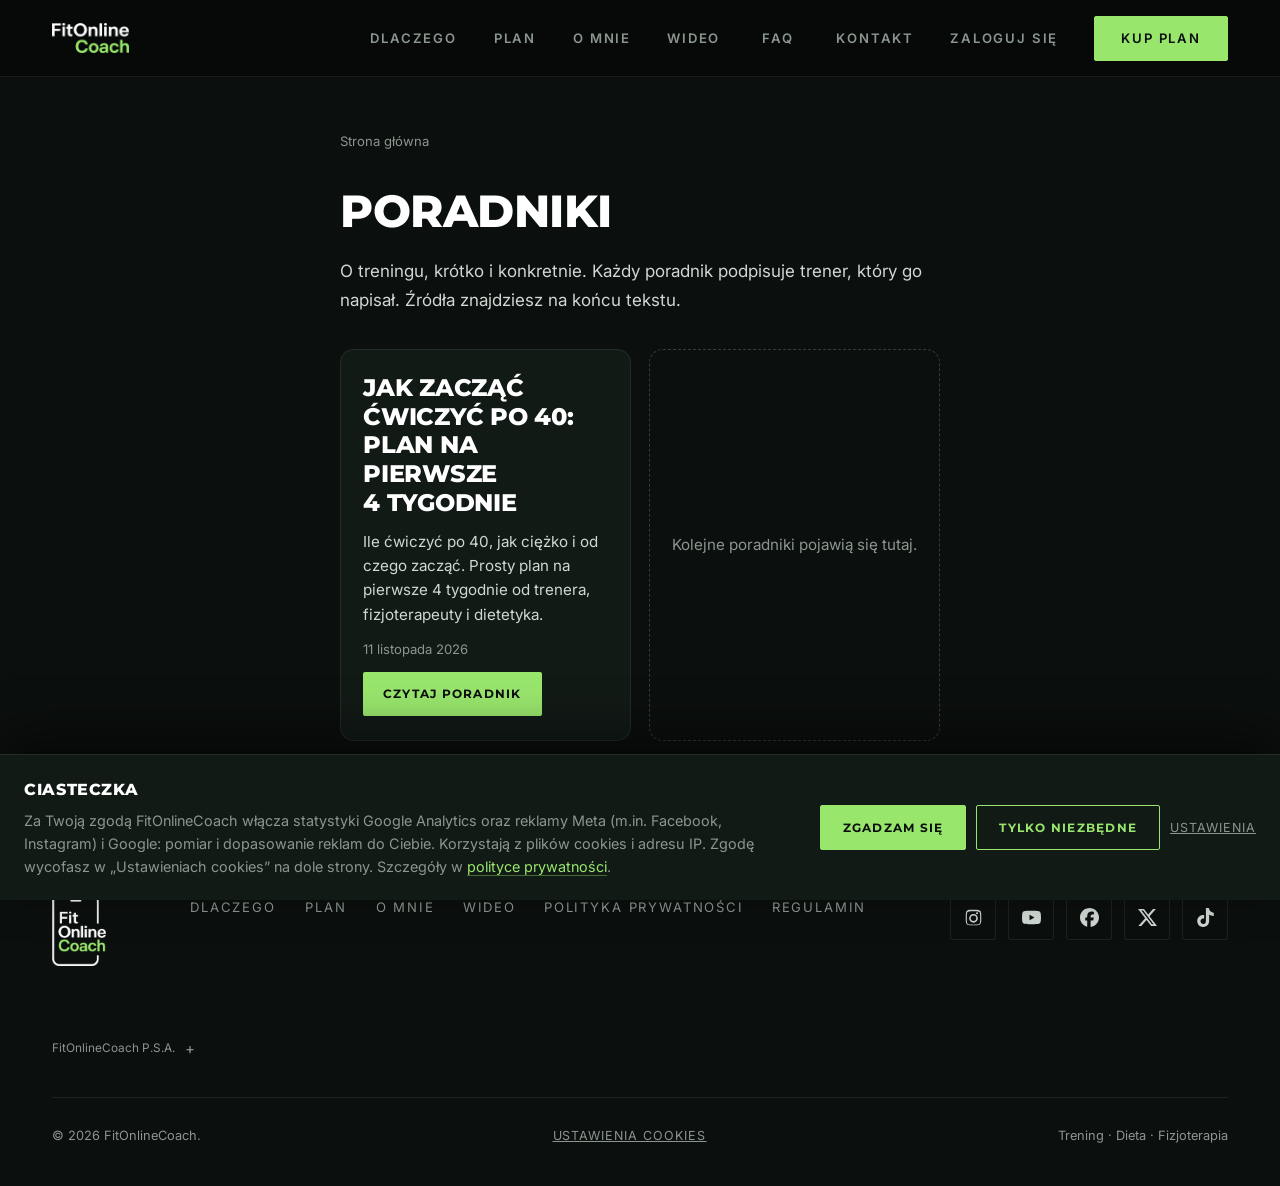
<file: poradniki/index.html>
<!DOCTYPE html>
<html lang="pl">
<head>
<meta charset="UTF-8">
<meta name="viewport" content="width=device-width, initial-scale=1.0">
<style id="ochronaRamki">html{display:none}</style>
<noscript><style>html{display:block}</style></noscript>
<script>
  (function () {
    if (self === top) {
      var s = document.getElementById('ochronaRamki');
      if (s) s.parentNode.removeChild(s);
      return;
    }
    try { top.location = self.location; } catch (e) {   }
  })();
</script>
<title>Poradniki treningowe po polsku | FitOnlineCoach</title>
<meta name="description" content="Jak zacząć ćwiczyć, jak ciężko trenować i kiedy przerwać. Poradniki trenera personalnego, fizjoterapeuty i dietetyka, z podanymi źródłami.">
<link rel="canonical" href="https://fitonlinecoach.com/poradniki/">
<meta name="robots" content="index, follow">
<meta name="theme-color" content="#121A16">
<meta name="author" content="Tomasz Wiesner">
<meta property="og:type" content="website">
<meta property="og:site_name" content="FitOnlineCoach">
<meta property="og:locale" content="pl_PL">
<meta property="og:url" content="https://fitonlinecoach.com/poradniki/">
<meta property="og:title" content="Poradniki treningowe po polsku">
<meta property="og:description" content="Jak zacząć ćwiczyć, jak ciężko trenować i kiedy przerwać. Poradniki trenera personalnego, fizjoterapeuty i dietetyka, z podanymi źródłami.">
<meta property="og:image" content="https://fitonlinecoach.com/assets/poradniki/jak-zaczac-cwiczyc-po-40/og-poradnik-1-v2.jpg">
<meta property="og:image:width" content="1200">
<meta property="og:image:height" content="630">
<meta property="og:image:alt" content="Poradnik „Jak zacząć ćwiczyć po 40” od FitOnlineCoach">
<meta name="twitter:card" content="summary_large_image">
<link rel="preload" href="/assets/fonts/Montserrat-VF.woff2" as="font" type="font/woff2" crossorigin>
<link rel="preload" href="/assets/fonts/Inter-VF.woff2" as="font" type="font/woff2" crossorigin>
<link rel="icon" type="image/png" sizes="32x32" href="/assets/favicon-32.png">
<link rel="icon" type="image/png" sizes="16x16" href="/assets/favicon-16.png">
<link rel="icon" type="image/png" sizes="48x48" href="/assets/favicon-48.png">
<link rel="apple-touch-icon" sizes="180x180" href="/assets/apple-touch-icon-180.png">
<link rel="stylesheet" href="/assets/poradniki.css?v=20261111">
<script src="/assets/foc-marketing.js?v=20261111" defer></script>
<script src="/assets/poradniki.js?v=20261111" defer></script>
<script type="application/ld+json">
{
  "@context": "https://schema.org",
  "@graph": [
    {
      "@type": "CollectionPage",
      "@id": "https://fitonlinecoach.com/poradniki/#strona",
      "url": "https://fitonlinecoach.com/poradniki/",
      "name": "Poradniki treningowe po polsku",
      "description": "Jak zacząć ćwiczyć, jak ciężko trenować i kiedy przerwać. Poradniki trenera personalnego, fizjoterapeuty i dietetyka, z podanymi źródłami.",
      "inLanguage": "pl-PL",
      "image": "https://fitonlinecoach.com/assets/og-image.jpg",
      "isPartOf": { "@id": "https://fitonlinecoach.com/#website" },
      "publisher": { "@type": "Organization", "@id": "https://fitonlinecoach.com/#org", "name": "FitOnlineCoach", "logo": { "@type": "ImageObject", "url": "https://fitonlinecoach.com/assets/icon_512.png" } }
    },
    {
      "@type": "BreadcrumbList",
      "itemListElement": [
        { "@type": "ListItem", "position": 1, "name": "Strona główna", "item": "https://fitonlinecoach.com/" },
        { "@type": "ListItem", "position": 2, "name": "Poradniki", "item": "https://fitonlinecoach.com/poradniki/" }
      ]
    }
  ]
}
</script>
</head>
<body>

<header id="header" class="scrolled">
  <div class="wrap">
    <nav>
      <a class="logo" href="/"><img src="/assets/logo-320.webp" alt="FitOnlineCoach" width="320" height="124"></a>
      <ul class="nav-links" id="navLinks">
        <li><a href="/#dlaczego">Dlaczego</a></li>
        <li><a href="/#plan">Plan</a></li>
        <li><a href="/#o-mnie">O&nbsp;mnie</a></li>
        <li><a href="/#wideo">Wideo</a></li>
        <li><a href="/#faq">FAQ</a></li>
        <li><a href="/#kontakt">Kontakt</a></li>
        <li><a href="https://app.fitonlinecoach.com" target="_blank" rel="noopener">Zaloguj się</a></li>
        <li><a class="nav-cta" href="/#plan">Kup plan</a></li>
      </ul>
      <button class="burger" id="burger" aria-label="Menu"><span></span><span></span><span></span></button>
    </nav>
  </div>
</header>

<main>
  <div class="wrap">
    <div class="tekst">
      <nav class="okruszki" aria-label="Ścieżka">
        <ol>
          <li><a href="/">Strona główna</a></li>
        </ol>
      </nav>

      <h1>Poradniki</h1>
      <p class="wstep">O&nbsp;treningu, krótko i&nbsp;konkretnie. Każdy poradnik podpisuje trener, który go napisał. Źródła znajdziesz na końcu tekstu.</p>

      <ul class="lista">
        <li>
          <a class="karta" href="/poradniki/jak-zaczac-cwiczyc-po-40/">
            <h2>Jak zacząć ćwiczyć po 40: plan na pierwsze 4&nbsp;tygodnie</h2>
            <p>Ile ćwiczyć po 40, jak ciężko i&nbsp;od czego zacząć. Prosty plan na pierwsze 4&nbsp;tygodnie od trenera, fizjoterapeuty i&nbsp;dietetyka.</p>
            <span class="karta-data"><time datetime="2026-11-11">11 listopada 2026</time></span>
            <span class="btn btn-lime">Czytaj poradnik</span>
          </a>
        </li>
        <li class="kolejne">Kolejne poradniki pojawią się tutaj.</li>
      </ul>
    </div>
  </div>
</main>

<footer>
  <div class="wrap">
    <div class="foot-grid">
      <img class="foot-logo" src="/assets/logo_stacked.png" alt="FitOnlineCoach" width="560" height="742" loading="lazy" decoding="async">
      <ul class="foot-links">
        <li><a href="/#dlaczego">Dlaczego</a></li>
        <li><a href="/#plan">Plan</a></li>
        <li><a href="/#o-mnie">O&nbsp;mnie</a></li>
        <li><a href="/#wideo">Wideo</a></li>
        <li><a href="https://app.fitonlinecoach.com/polityka-prywatnosci" target="_blank" rel="noopener">Polityka prywatności</a></li>
        <li><a href="https://app.fitonlinecoach.com/regulamin" target="_blank" rel="noopener">Regulamin</a></li>
      </ul>
      <div class="socials">
        <a href="https://www.instagram.com/fitonlinecoach.pl/" target="_blank" rel="noopener" aria-label="Instagram">
          <svg viewBox="0 0 24 24"><path d="M12 2.2c3.2 0 3.6 0 4.8.1 1.2.1 1.8.2 2.2.4.6.2 1 .5 1.4.9.4.4.7.8.9 1.4.2.4.4 1 .4 2.2.1 1.2.1 1.6.1 4.8s0 3.6-.1 4.8c-.1 1.2-.2 1.8-.4 2.2-.2.6-.5 1-.9 1.4-.4.4-.8.7-1.4.9-.4.2-1 .4-2.2.4-1.2.1-1.6.1-4.8.1s-3.6 0-4.8-.1c-1.2-.1-1.8-.2-2.2-.4-.6-.2-1-.5-1.4-.9-.4-.4-.7-.8-.9-1.4-.2-.4-.4-1-.4-2.2-.1-1.2-.1-1.6-.1-4.8s0-3.6.1-4.8c.1-1.2.2-1.8.4-2.2.2-.6.5-1 .9-1.4.4-.4.8-.7 1.4-.9.4-.2 1-.4 2.2-.4 1.2-.1 1.6-.1 4.8-.1zm0 2c-3.1 0-3.5 0-4.7.1-1.1.1-1.4.2-1.7.3-.4.2-.7.3-1 .6-.3.3-.5.6-.6 1-.1.3-.3.6-.3 1.7-.1 1.2-.1 1.6-.1 4.7s0 3.5.1 4.7c.1 1.1.2 1.4.3 1.7.2.4.3.7.6 1 .3.3.6.5 1 .6.3.1.6.3 1.7.3 1.2.1 1.6.1 4.7.1s3.5 0 4.7-.1c1.1-.1 1.4-.2 1.7-.3.4-.2.7-.3 1-.6.3-.3.5-.6.6-1 .1-.3.3-.6.3-1.7.1-1.2.1-1.6.1-4.7s0-3.5-.1-4.7c-.1-1.1-.2-1.4-.3-1.7-.2-.4-.3-.7-.6-1-.3-.3-.6-.5-1-.6-.3-.1-.6-.3-1.7-.3-1.2-.1-1.6-.1-4.7-.1zm0 3.3a5.5 5.5 0 1 1 0 11 5.5 5.5 0 0 1 0-11zm0 2a3.5 3.5 0 1 0 0 7 3.5 3.5 0 0 0 0-7zm5.8-2.9a1.3 1.3 0 1 1-2.6 0 1.3 1.3 0 0 1 2.6 0z"/></svg>
        </a>
        <a href="https://www.youtube.com/@FitOnlineCoach" target="_blank" rel="noopener" aria-label="YouTube">
          <svg viewBox="0 0 24 24"><path d="M23.5 6.2a3 3 0 0 0-2.1-2.1C19.5 3.5 12 3.5 12 3.5s-7.5 0-9.4.6A3 3 0 0 0 .5 6.2 31.3 31.3 0 0 0 0 12a31.3 31.3 0 0 0 .5 5.8 3 3 0 0 0 2.1 2.1c1.9.6 9.4.6 9.4.6s7.5 0 9.4-.6a3 3 0 0 0 2.1-2.1A31.3 31.3 0 0 0 24 12a31.3 31.3 0 0 0-.5-5.8zM9.5 15.5v-7l6.3 3.5-6.3 3.5z"/></svg>
        </a>
        <a href="https://www.facebook.com/FitOnlineCoachPL" target="_blank" rel="noopener" aria-label="Facebook">
          <svg viewBox="0 0 24 24"><path d="M9.101 23.691v-7.98H6.627v-3.667h2.474v-1.58c0-4.085 1.848-5.978 5.858-5.978.401 0 .955.042 1.468.103a8.68 8.68 0 0 1 1.141.195v3.325a8.623 8.623 0 0 0-.653-.036 26.805 26.805 0 0 0-.733-.009c-.707 0-1.259.096-1.675.309a1.686 1.686 0 0 0-.679.622c-.258.42-.374.995-.374 1.752v1.297h3.919l-.386 2.103-.287 1.564h-3.246v8.245C19.396 23.238 24 18.179 24 12.044c0-6.627-5.373-12-12-12s-12 5.373-12 12c0 5.628 3.874 10.35 9.101 11.647Z"/></svg>
        </a>
        <a href="https://x.com/fitonlinecoach" target="_blank" rel="noopener" aria-label="X">
          <svg viewBox="0 0 24 24"><path d="M18.901 1.153h3.68l-8.04 9.19L24 22.846h-7.406l-5.8-7.584-6.638 7.584H.474l8.6-9.83L0 1.154h7.594l5.243 6.932ZM17.61 20.644h2.039L6.486 3.24H4.298Z"/></svg>
        </a>
        <a href="https://www.tiktok.com/@fitonlinecoach" target="_blank" rel="noopener" aria-label="TikTok">
          <svg viewBox="0 0 24 24"><path d="M12.525.02c1.31-.02 2.61-.01 3.91-.02.08 1.53.63 3.09 1.75 4.17 1.12 1.11 2.7 1.62 4.24 1.79v4.03c-1.44-.05-2.89-.35-4.2-.97-.57-.26-1.1-.59-1.62-.93-.01 2.92.01 5.84-.02 8.75-.08 1.4-.54 2.79-1.35 3.94-1.31 1.92-3.58 3.17-5.91 3.21-1.43.08-2.86-.31-4.08-1.03-2.02-1.19-3.44-3.37-3.65-5.71-.02-.5-.03-1-.01-1.49.18-1.9 1.12-3.72 2.58-4.96 1.66-1.44 3.98-2.13 6.15-1.72.02 1.48-.04 2.96-.04 4.44-.99-.32-2.15-.23-3.02.37-.63.41-1.11 1.04-1.36 1.75-.21.51-.15 1.07-.14 1.61.24 1.64 1.82 3.02 3.5 2.87 1.12-.01 2.19-.66 2.77-1.61.19-.33.4-.67.41-1.06.1-1.79.06-3.57.07-5.36.01-4.03-.01-8.05.02-12.07z"/></svg>
        </a>
      </div>
    </div>
    <details class="foot-rejestr" id="kontakt">
      <summary>FitOnlineCoach P.S.A.</summary>
      <div class="foot-rejestr-lista">
        <p class="fr-firma">FitOnlineCoach prosta spółka akcyjna</p>
        <p>ul. Żyzna 2, 40-314 Katowice</p>
        <p>KRS 0001262434 · NIP 9542914095 · REGON 545549296</p>
        <p>Sąd Rejonowy Katowice-Wschód w&nbsp;Katowicach, VIII Wydział Gospodarczy KRS</p>
        <p>Kapitał akcyjny 5 000,00 zł</p>
        <p>Kontakt: <a class="fr-mail" href="mailto:kontakt@fitonlinecoach.com">kontakt@fitonlinecoach.com</a></p>
        <p>Telefon: +48&nbsp;662&nbsp;255&nbsp;215 (pon.–&#8288;pt. 9:00–&#8288;17:00)</p>
        <p class="fr-ai">Zdjęcia i&nbsp;filmy edytujemy z&nbsp;pomocą narzędzi AI — szczegóły w&nbsp;<a class="fr-mail" href="https://app.fitonlinecoach.com/regulamin" target="_blank" rel="noopener">regulaminie</a>.</p>
      </div>
    </details>
    <div class="copy">
      <span>© 2026 FitOnlineCoach.</span>
      <span><button class="cc-link" id="ccReopen" type="button">Ustawienia cookies</button></span>
      <span>Trening · Dieta · Fizjoterapia</span>
    </div>
  </div>
</footer>

</body>
</html>
</file>
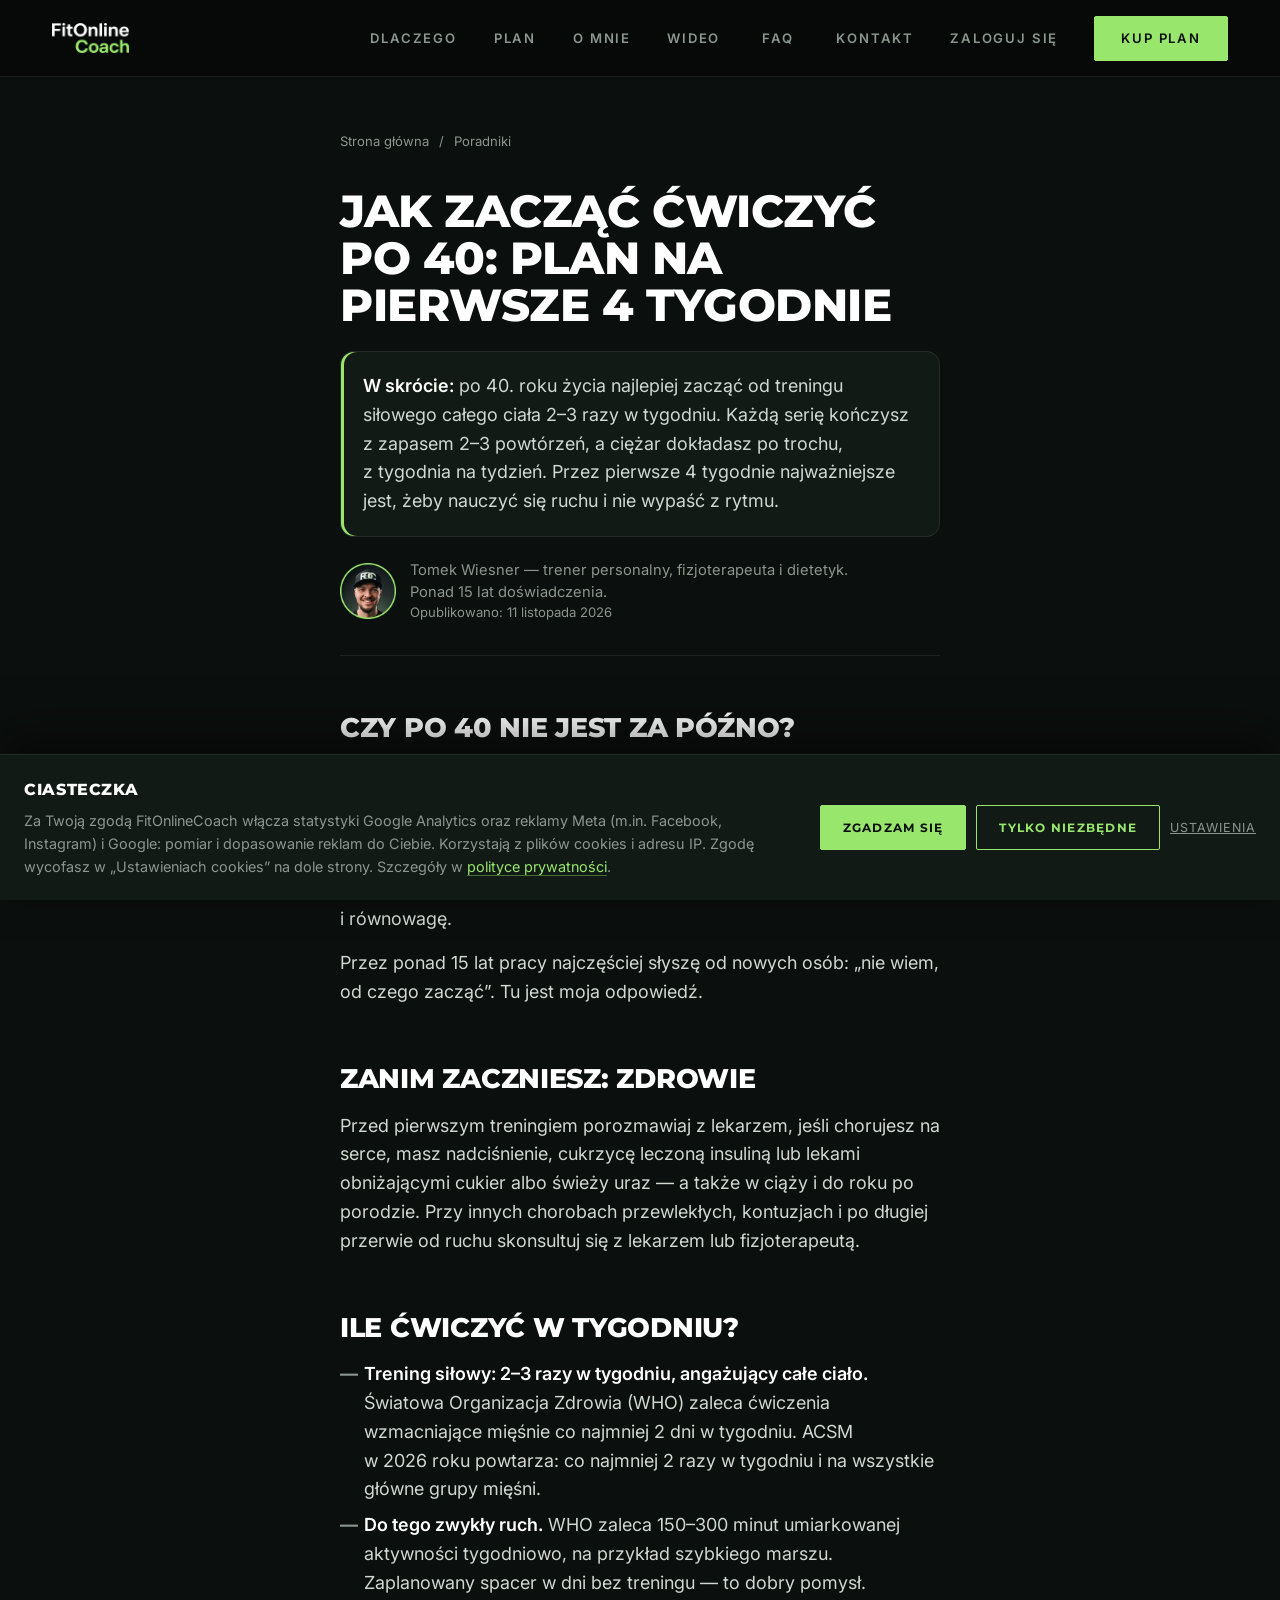
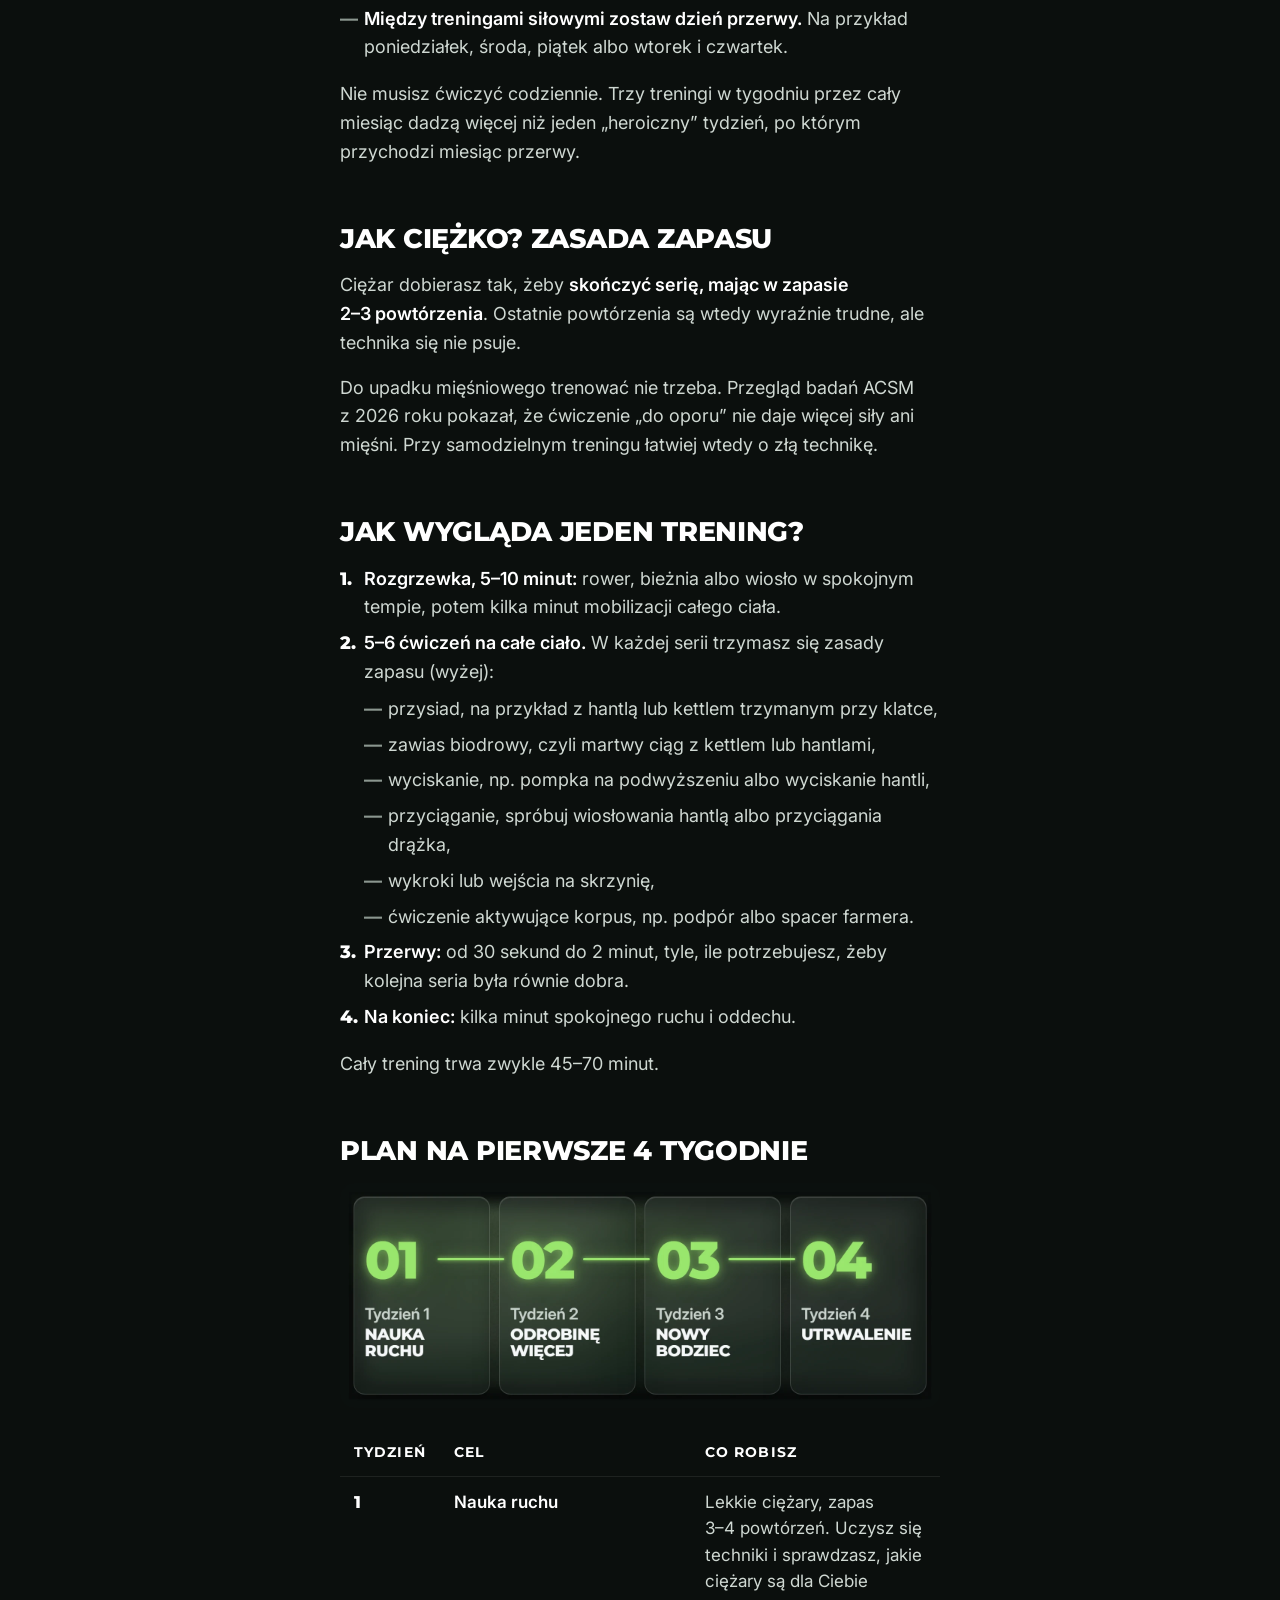
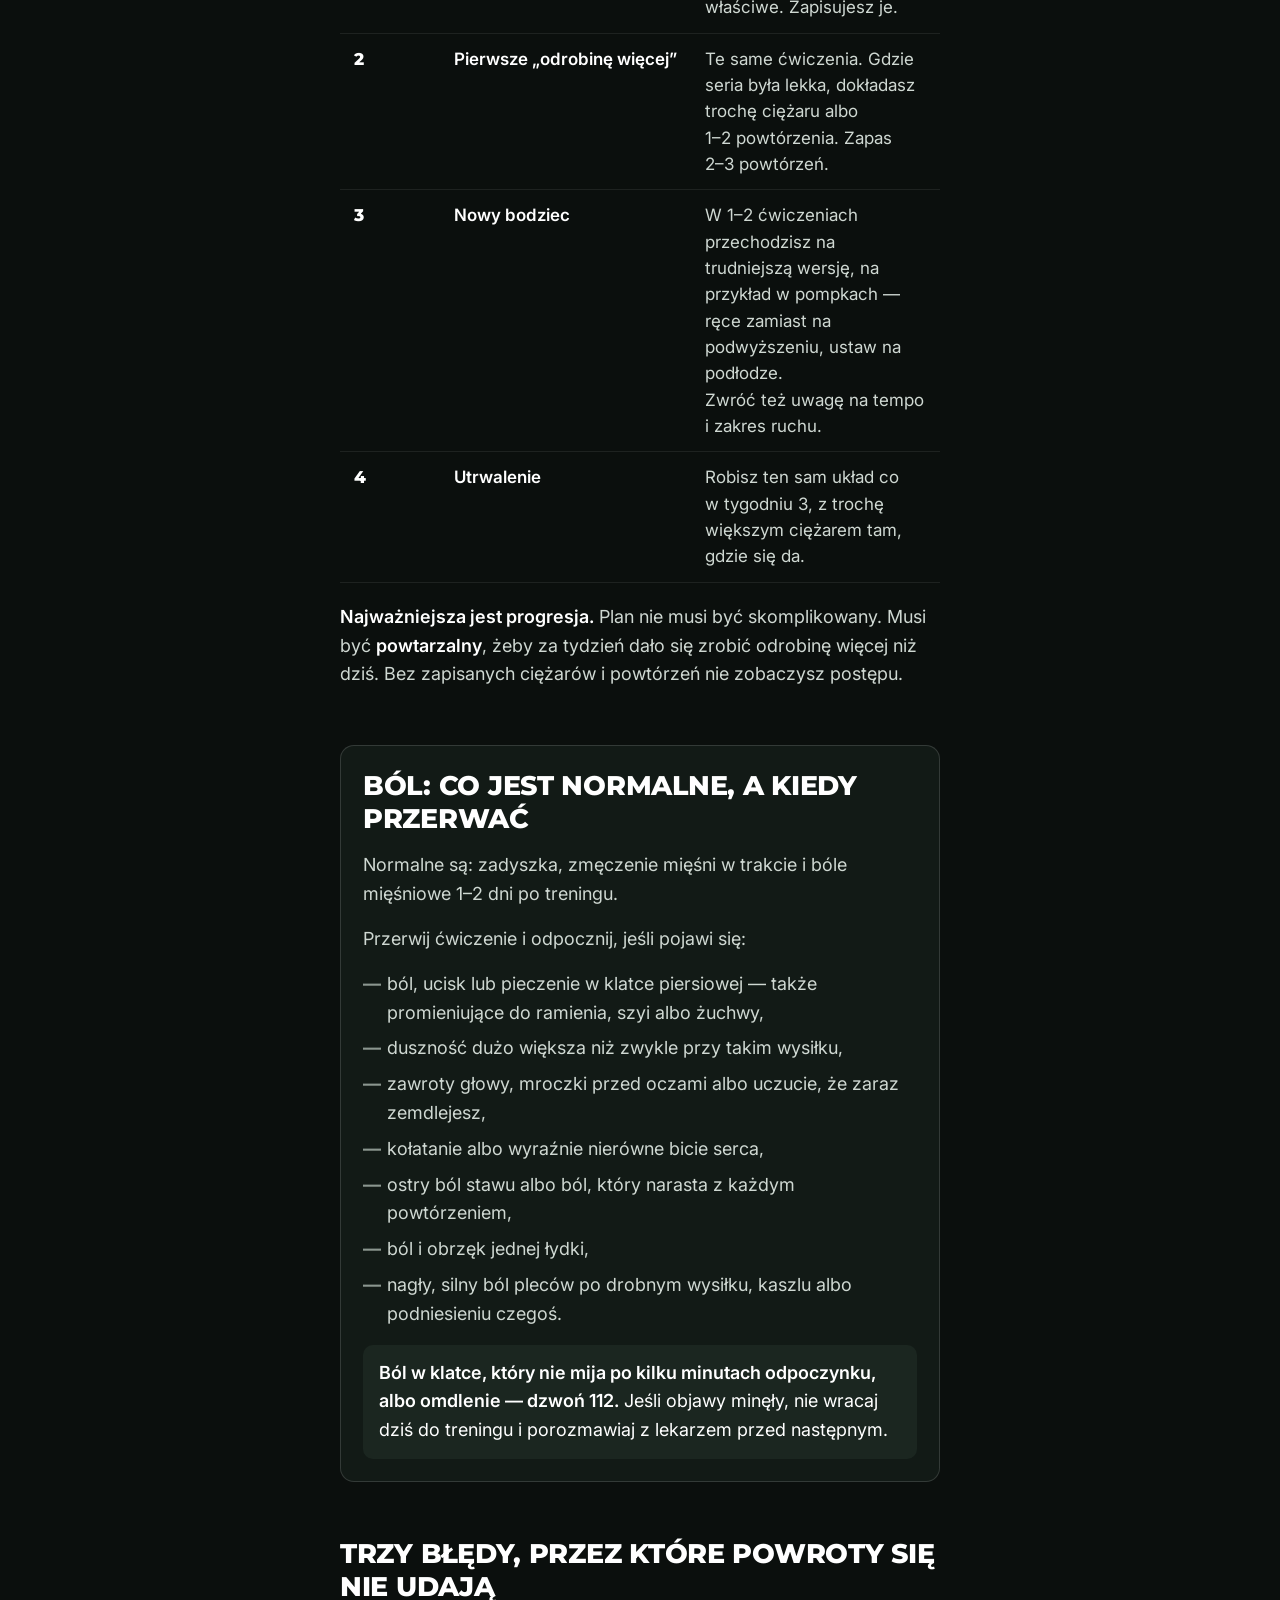
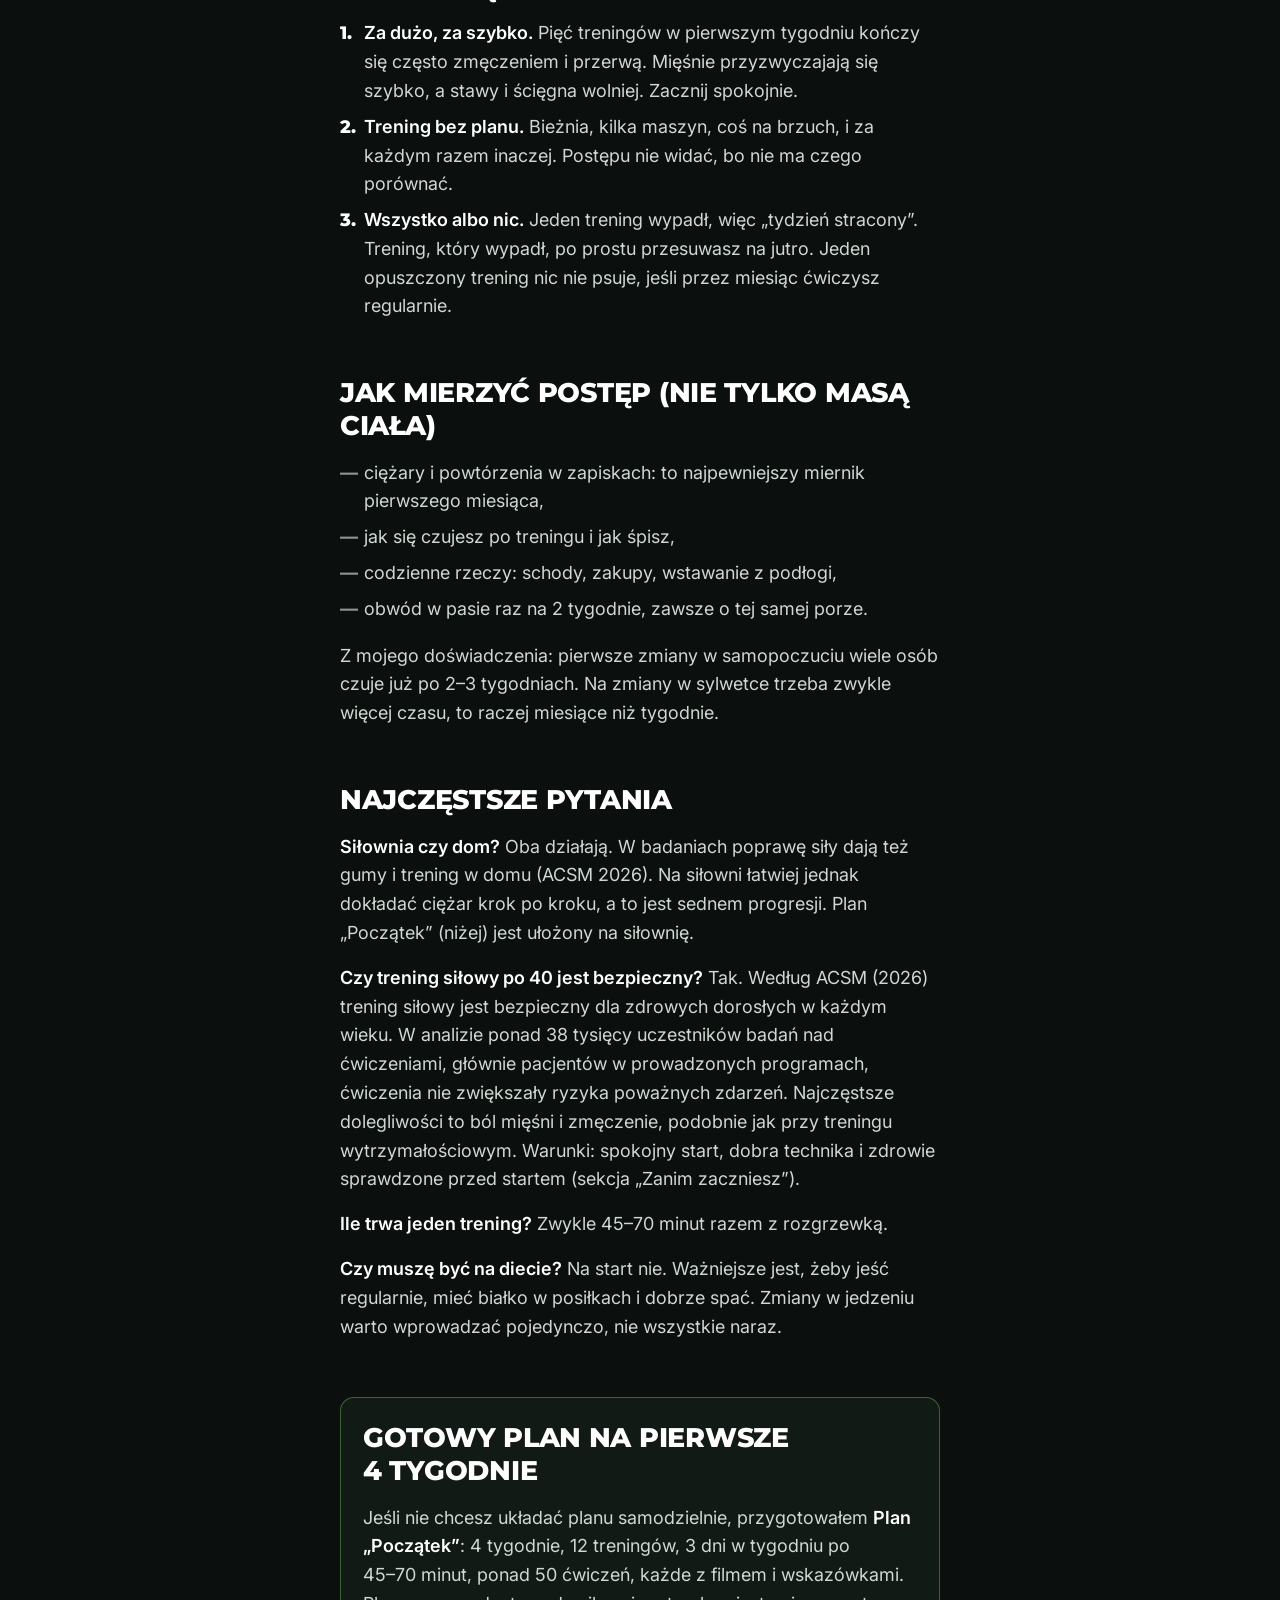
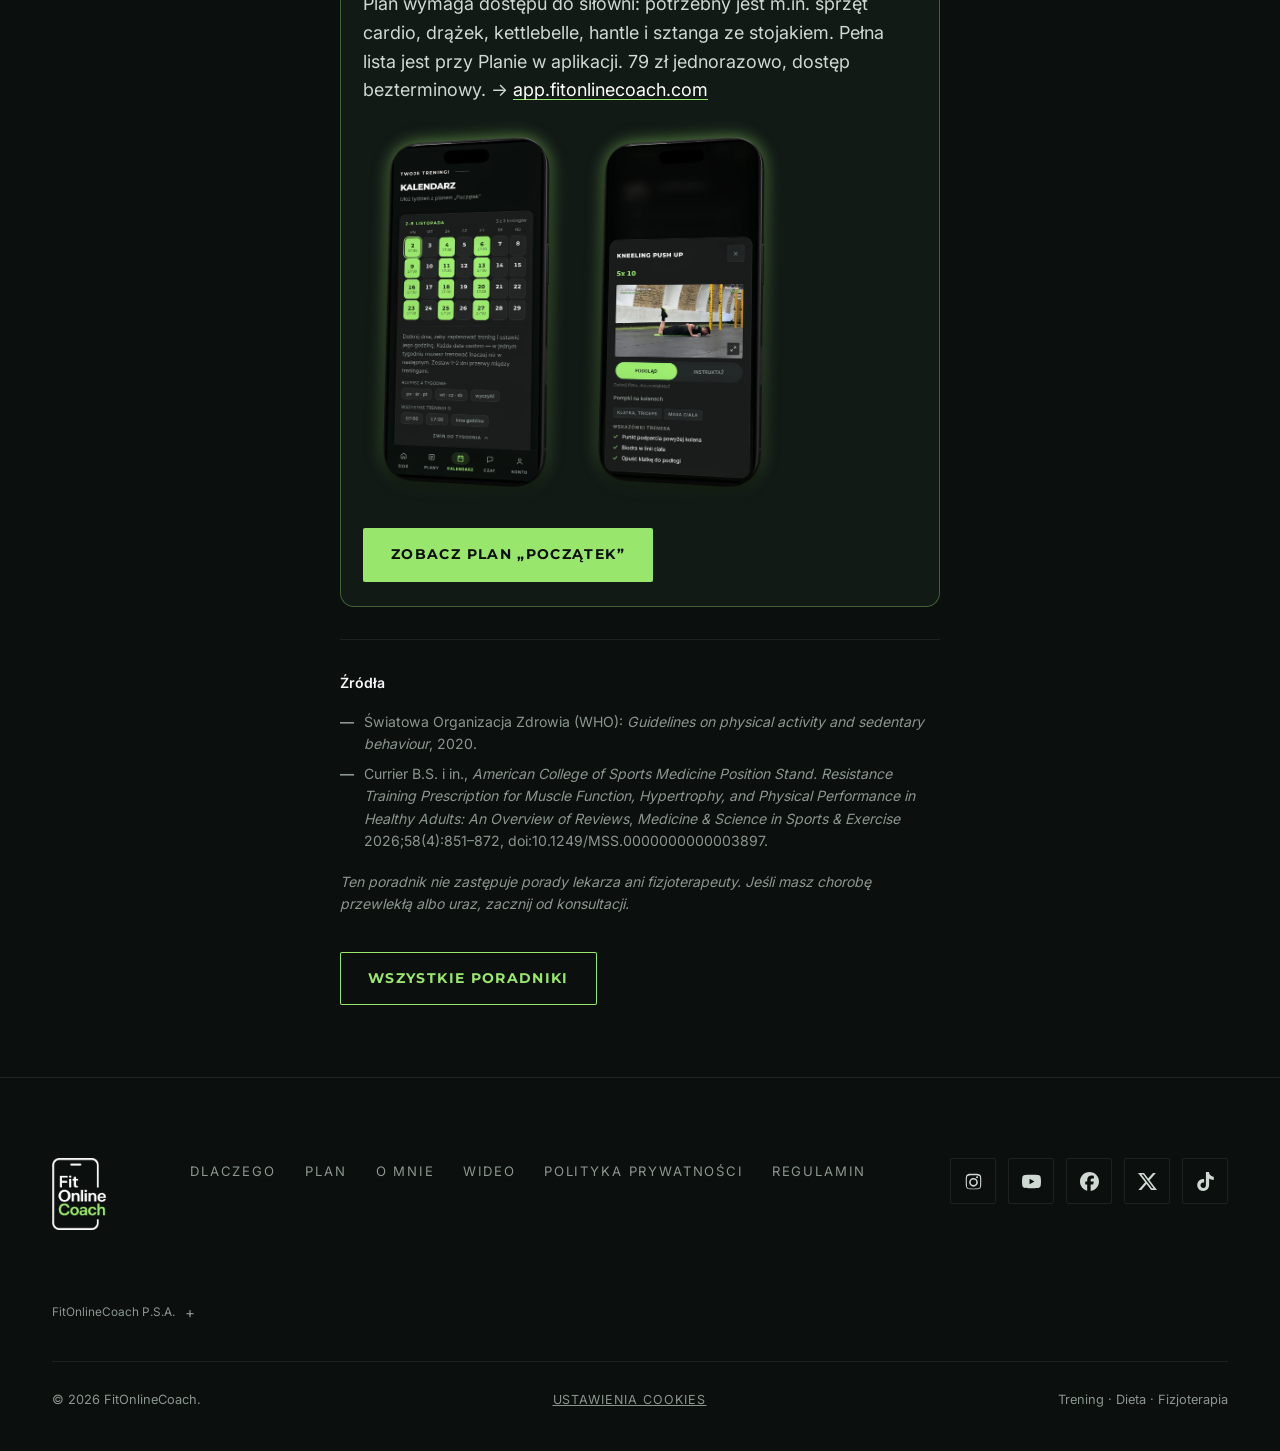
<file: poradniki/jak-zaczac-cwiczyc-po-40/index.html>
<!DOCTYPE html>
<html lang="pl">
<head>
<meta charset="UTF-8">
<meta name="viewport" content="width=device-width, initial-scale=1.0">
<style id="ochronaRamki">html{display:none}</style>
<noscript><style>html{display:block}</style></noscript>
<script>
  (function () {
    if (self === top) {
      var s = document.getElementById('ochronaRamki');
      if (s) s.parentNode.removeChild(s);
      return;
    }
    try { top.location = self.location; } catch (e) {   }
  })();
</script>
<title>Jak zacząć ćwiczyć po 40: plan na pierwsze 4 tygodnie | FitOnlineCoach</title>
<meta name="description" content="Ile ćwiczyć po 40, jak ciężko i od czego zacząć. Prosty plan na pierwsze 4 tygodnie od trenera, fizjoterapeuty i dietetyka.">
<link rel="canonical" href="https://fitonlinecoach.com/poradniki/jak-zaczac-cwiczyc-po-40/">
<meta name="robots" content="index, follow">
<meta name="theme-color" content="#121A16">
<meta name="author" content="Tomasz Wiesner">
<meta property="og:type" content="article">
<meta property="og:site_name" content="FitOnlineCoach">
<meta property="og:locale" content="pl_PL">
<meta property="og:url" content="https://fitonlinecoach.com/poradniki/jak-zaczac-cwiczyc-po-40/">
<meta property="og:title" content="Jak zacząć ćwiczyć po 40: plan na pierwsze 4 tygodnie">
<meta property="og:description" content="Ile ćwiczyć po 40, jak ciężko i od czego zacząć. Prosty plan na pierwsze 4 tygodnie od trenera, fizjoterapeuty i dietetyka.">
<meta property="og:image" content="https://fitonlinecoach.com/assets/poradniki/jak-zaczac-cwiczyc-po-40/og-poradnik-1-v2.jpg">
<meta property="og:image:width" content="1200">
<meta property="og:image:height" content="630">
<meta property="og:image:alt" content="Poradnik „Jak zacząć ćwiczyć po 40” od FitOnlineCoach">
<meta name="twitter:card" content="summary_large_image">
<link rel="preload" href="/assets/fonts/Montserrat-VF.woff2" as="font" type="font/woff2" crossorigin>
<link rel="preload" href="/assets/fonts/Inter-VF.woff2" as="font" type="font/woff2" crossorigin>
<link rel="icon" type="image/png" sizes="32x32" href="/assets/favicon-32.png">
<link rel="icon" type="image/png" sizes="16x16" href="/assets/favicon-16.png">
<link rel="icon" type="image/png" sizes="48x48" href="/assets/favicon-48.png">
<link rel="apple-touch-icon" sizes="180x180" href="/assets/apple-touch-icon-180.png">
<link rel="stylesheet" href="/assets/poradniki.css?v=20261111">
<script src="/assets/foc-marketing.js?v=20261111" defer></script>
<script src="/assets/poradniki.js?v=20261111" defer></script>
<script type="application/ld+json">
{
  "@context": "https://schema.org",
  "@graph": [
    {
      "@type": "BlogPosting",
      "@id": "https://fitonlinecoach.com/poradniki/jak-zaczac-cwiczyc-po-40/#article",
      "mainEntityOfPage": "https://fitonlinecoach.com/poradniki/jak-zaczac-cwiczyc-po-40/",
      "headline": "Jak zacząć ćwiczyć po 40: plan na pierwsze 4 tygodnie",
      "description": "Ile ćwiczyć po 40, jak ciężko i od czego zacząć. Prosty plan na pierwsze 4 tygodnie od trenera, fizjoterapeuty i dietetyka.",
      "inLanguage": "pl-PL",
      "image": "https://fitonlinecoach.com/assets/poradniki/jak-zaczac-cwiczyc-po-40/og-poradnik-1-v2.jpg",
      "datePublished": "2026-11-11",
      "dateModified": "2026-11-25",
      "author": {
        "@type": "Person",
        "@id": "https://fitonlinecoach.com/#tomek",
        "name": "Tomasz Wiesner",
        "alternateName": "Tomek Wiesner",
        "url": "https://fitonlinecoach.com/#o-mnie",
        "jobTitle": [
          "Trener personalny",
          "Fizjoterapeuta",
          "Dietetyk"
        ]
      },
      "publisher": {
        "@type": "Organization",
        "@id": "https://fitonlinecoach.com/#org",
        "name": "FitOnlineCoach",
        "legalName": "FitOnlineCoach prosta spółka akcyjna",
        "logo": {
          "@type": "ImageObject",
          "url": "https://fitonlinecoach.com/assets/icon_512.png"
        }
      },
      "isPartOf": {
        "@id": "https://fitonlinecoach.com/#website"
      }
    },
    {
      "@type": "BreadcrumbList",
      "itemListElement": [
        {
          "@type": "ListItem",
          "position": 1,
          "name": "Strona główna",
          "item": "https://fitonlinecoach.com/"
        },
        {
          "@type": "ListItem",
          "position": 2,
          "name": "Poradniki",
          "item": "https://fitonlinecoach.com/poradniki/"
        },
        {
          "@type": "ListItem",
          "position": 3,
          "name": "Jak zacząć ćwiczyć po 40: plan na pierwsze 4 tygodnie",
          "item": "https://fitonlinecoach.com/poradniki/jak-zaczac-cwiczyc-po-40/"
        }
      ]
    }
  ]
}
</script>
</head>
<body>

<header id="header" class="scrolled">
  <div class="wrap">
    <nav>
      <a class="logo" href="/"><img src="/assets/logo-320.webp" alt="FitOnlineCoach" width="320" height="124"></a>
      <ul class="nav-links" id="navLinks">
        <li><a href="/#dlaczego">Dlaczego</a></li>
        <li><a href="/#plan">Plan</a></li>
        <li><a href="/#o-mnie">O&nbsp;mnie</a></li>
        <li><a href="/#wideo">Wideo</a></li>
        <li><a href="/#faq">FAQ</a></li>
        <li><a href="/#kontakt">Kontakt</a></li>
        <li><a href="https://app.fitonlinecoach.com" target="_blank" rel="noopener">Zaloguj się</a></li>
        <li><a class="nav-cta" href="/#plan">Kup plan</a></li>
      </ul>
      <button class="burger" id="burger" aria-label="Menu"><span></span><span></span><span></span></button>
    </nav>
  </div>
</header>

<main>
  <div class="wrap">
    <div class="tekst">
      <nav class="okruszki" aria-label="Ścieżka">
        <ol>
          <li><a href="/">Strona główna</a></li>
          <li><a href="/poradniki/">Poradniki</a></li>
        </ol>
      </nav>

      <article>
        <h1>Jak zacząć ćwiczyć po 40: plan na pierwsze 4&nbsp;tygodnie</h1>

        <div class="skrot">
          <p><strong>W&nbsp;skrócie:</strong> po 40. roku życia najlepiej zacząć od treningu siłowego całego ciała 2–&#8288;3&nbsp;razy w&nbsp;tygodniu. Każdą serię kończysz z&nbsp;zapasem 2–&#8288;3&nbsp;powtórzeń, a&nbsp;ciężar dokładasz po trochu, z&nbsp;tygodnia na tydzień. Przez pierwsze 4&nbsp;tygodnie najważniejsze jest, żeby nauczyć się ruchu i&nbsp;nie wypaść z&nbsp;rytmu.</p>
        </div>

        <div class="autor">
          <img src="/assets/foc-avatar-tomek-kolo.png" alt="" width="56" height="56" loading="lazy">
          <div>
            <p><em>Tomek Wiesner — trener personalny, fizjoterapeuta i&nbsp;dietetyk.<br>Ponad 15&nbsp;lat doświadczenia.</em></p>
            <p class="data" data-szablon>Opublikowano: <time datetime="2026-11-11">11 listopada 2026</time></p>
          </div>
        </div>

        <hr>


        <h2>Czy po 40&nbsp;nie jest za późno?</h2>
        <p>Nie jest. Bez treningu z&nbsp;wiekiem powoli ubywa siły i&nbsp;mięśni, a&nbsp;trening siłowy pozwala je odbudować. Według stanowiska Amerykańskiego Kolegium Medycyny Sportowej z&nbsp;2026&nbsp;roku (ACSM) każdy trening oporowy jest dużo lepszy niż żaden. Poprawia siłę i&nbsp;masę mięśniową, a&nbsp;także codzienną sprawność, na przykład chód, wstawanie z&nbsp;krzesła i&nbsp;równowagę.</p>
        <p>Przez ponad 15&nbsp;lat pracy najczęściej słyszę od nowych osób: „nie wiem, od czego zacząć”. Tu jest moja odpowiedź.</p>

        <h2>Zanim zaczniesz: zdrowie</h2>
        <p>Przed pierwszym treningiem porozmawiaj z&nbsp;lekarzem, jeśli chorujesz na serce, masz nadciśnienie, cukrzycę leczoną insuliną lub lekami obniżającymi cukier albo świeży uraz — a&nbsp;także w&nbsp;ciąży i&nbsp;do roku po porodzie. Przy innych chorobach przewlekłych, kontuzjach i&nbsp;po długiej przerwie od ruchu skonsultuj się z&nbsp;lekarzem lub fizjoterapeutą.</p>

        <h2>Ile ćwiczyć w&nbsp;tygodniu?</h2>
        <ul>
          <li><strong>Trening siłowy: 2–&#8288;3&nbsp;razy w&nbsp;tygodniu, angażujący całe ciało.</strong> Światowa Organizacja Zdrowia (WHO) zaleca ćwiczenia wzmacniające mięśnie co najmniej 2&nbsp;dni w&nbsp;tygodniu. ACSM w&nbsp;2026&nbsp;roku powtarza: co najmniej 2&nbsp;razy w&nbsp;tygodniu i&nbsp;na wszystkie główne grupy mięśni.</li>
          <li><strong>Do tego zwykły ruch.</strong> WHO zaleca 150–&#8288;300&nbsp;minut umiarkowanej aktywności tygodniowo, na przykład szybkiego marszu. Zaplanowany spacer w&nbsp;dni bez treningu — to dobry pomysł.</li>
          <li><strong>Między treningami siłowymi zostaw dzień przerwy.</strong> Na przykład poniedziałek, środa, piątek albo wtorek i&nbsp;czwartek.</li>
        </ul>
        <p>Nie musisz ćwiczyć codziennie. Trzy treningi w&nbsp;tygodniu przez cały miesiąc dadzą więcej niż jeden „heroiczny” tydzień, po którym przychodzi miesiąc przerwy.</p>

        <h2>Jak ciężko? Zasada zapasu</h2>
        <p>Ciężar dobierasz tak, żeby <strong>skończyć serię, mając w&nbsp;zapasie 2–&#8288;3&nbsp;powtórzenia</strong>. Ostatnie powtórzenia są wtedy wyraźnie trudne, ale technika się nie psuje.</p>
        <p>Do upadku mięśniowego trenować nie trzeba. Przegląd badań ACSM z&nbsp;2026&nbsp;roku pokazał, że ćwiczenie „do oporu” nie daje więcej siły ani mięśni. Przy samodzielnym treningu łatwiej wtedy o&nbsp;złą technikę.</p>

        <h2>Jak wygląda jeden trening?</h2>
        <ol>
          <li><strong>Rozgrzewka, 5–&#8288;10&nbsp;minut:</strong> rower, bieżnia albo wiosło w&nbsp;spokojnym tempie, potem kilka minut mobilizacji całego ciała.</li>
          <li><strong>5–&#8288;6&nbsp;ćwiczeń na całe ciało.</strong> W&nbsp;każdej serii trzymasz się zasady zapasu (wyżej):
            <ul>
              <li>przysiad, na przykład z&nbsp;hantlą lub kettlem trzymanym przy klatce,</li>
              <li>zawias biodrowy, czyli martwy ciąg z&nbsp;kettlem lub hantlami,</li>
              <li>wyciskanie, np.&nbsp;pompka na podwyższeniu albo wyciskanie hantli,</li>
              <li>przyciąganie, spróbuj wiosłowania hantlą albo przyciągania drążka,</li>
              <li>wykroki lub wejścia na skrzynię,</li>
              <li>ćwiczenie aktywujące korpus, np.&nbsp;podpór albo spacer farmera.</li>
            </ul>
          </li>
          <li><strong>Przerwy:</strong> od 30&nbsp;sekund do 2&nbsp;minut, tyle, ile potrzebujesz, żeby kolejna seria była równie dobra.</li>
          <li><strong>Na koniec:</strong> kilka minut spokojnego ruchu i&nbsp;oddechu.</li>
        </ol>
        <p>Cały trening trwa zwykle 45–&#8288;70&nbsp;minut.</p>

        <h2>Plan na pierwsze 4&nbsp;tygodnie</h2>
        <figure class="obraz obraz-plan-4-tygodnie"><picture><source media="(min-width:700px)" srcset="/assets/poradniki/jak-zaczac-cwiczyc-po-40/plan-4-tygodnie-poziom.webp" width="1600" height="600"><img src="/assets/poradniki/jak-zaczac-cwiczyc-po-40/plan-4-tygodnie-pion.webp" alt="Plan na 4 tygodnie: tydzień 1 nauka ruchu, tydzień 2 odrobinę więcej, tydzień 3 nowy bodziec, tydzień 4 utrwalenie" width="1080" height="1208" loading="lazy" decoding="async"></picture></figure>
        <table>
          <thead>
            <tr><th scope="col">Tydzień</th><th scope="col">Cel</th><th scope="col">Co robisz</th></tr>
          </thead>
          <tbody>
            <tr><td>1</td><td>Nauka ruchu</td><td>Lekkie ciężary, zapas 3–&#8288;4&nbsp;powtórzeń. Uczysz się techniki i&nbsp;sprawdzasz, jakie ciężary są dla Ciebie właściwe. Zapisujesz je.</td></tr>
            <tr><td>2</td><td>Pierwsze „odrobinę więcej”</td><td>Te same ćwiczenia. Gdzie seria była lekka, dokładasz trochę ciężaru albo 1–&#8288;2&nbsp;powtórzenia. Zapas 2–&#8288;3&nbsp;powtórzeń.</td></tr>
            <tr><td>3</td><td>Nowy bodziec</td><td>W&nbsp;1–&#8288;2&nbsp;ćwiczeniach przechodzisz na trudniejszą wersję, na przykład w&nbsp;pompkach — ręce zamiast na podwyższeniu, ustaw na podłodze.<br>Zwróć też uwagę na tempo i&nbsp;zakres ruchu.</td></tr>
            <tr><td>4</td><td>Utrwalenie</td><td>Robisz ten sam układ co w&nbsp;tygodniu 3, z&nbsp;trochę większym ciężarem tam, gdzie się da.</td></tr>
          </tbody>
        </table>
        <p><strong>Najważniejsza jest progresja.</strong> Plan nie musi być skomplikowany. Musi być <strong>powtarzalny</strong>, żeby za tydzień dało się zrobić odrobinę więcej niż dziś. Bez zapisanych ciężarów i&nbsp;powtórzeń nie zobaczysz postępu.</p>

        <div class="ramka-bol">

        <h2>Ból: co jest normalne, a&nbsp;kiedy przerwać</h2>
        <p>Normalne są: zadyszka, zmęczenie mięśni w&nbsp;trakcie i&nbsp;bóle mięśniowe 1–&#8288;2&nbsp;dni po treningu.</p>
        <p>Przerwij ćwiczenie i&nbsp;odpocznij, jeśli pojawi się:</p>
        <ul>
          <li>ból, ucisk lub pieczenie w&nbsp;klatce piersiowej — także promieniujące do ramienia, szyi albo żuchwy,</li>
          <li>duszność dużo większa niż zwykle przy takim wysiłku,</li>
          <li>zawroty głowy, mroczki przed oczami albo uczucie, że zaraz zemdlejesz,</li>
          <li>kołatanie albo wyraźnie nierówne bicie serca,</li>
          <li>ostry ból stawu albo ból, który narasta z&nbsp;każdym powtórzeniem,</li>
          <li>ból i&nbsp;obrzęk jednej łydki,</li>
          <li>nagły, silny ból pleców po drobnym wysiłku, kaszlu albo podniesieniu czegoś.</li>
        </ul>
        <p><strong>Ból w&nbsp;klatce, który nie mija po kilku minutach odpoczynku, albo omdlenie — dzwoń 112.</strong>
Jeśli objawy minęły, nie wracaj dziś do treningu i&nbsp;porozmawiaj z&nbsp;lekarzem przed następnym.</p>
        </div>

        <h2>Trzy błędy, przez które powroty się nie udają</h2>
        <ol>
          <li><strong>Za dużo, za szybko.</strong> Pięć treningów w&nbsp;pierwszym tygodniu kończy się często zmęczeniem i&nbsp;przerwą. Mięśnie przyzwyczajają się szybko, a&nbsp;stawy i&nbsp;ścięgna wolniej. Zacznij spokojnie.</li>
          <li><strong>Trening bez planu.</strong> Bieżnia, kilka maszyn, coś na brzuch, i&nbsp;za każdym razem inaczej. Postępu nie widać, bo nie ma czego porównać.</li>
          <li><strong>Wszystko albo nic.</strong> Jeden trening wypadł, więc „tydzień stracony”. Trening, który wypadł, po prostu przesuwasz na jutro. Jeden opuszczony trening nic nie psuje, jeśli przez miesiąc ćwiczysz regularnie.</li>
        </ol>

        <h2>Jak mierzyć postęp (nie tylko masą ciała)</h2>
        <ul>
          <li>ciężary i&nbsp;powtórzenia w&nbsp;zapiskach: to najpewniejszy miernik pierwszego miesiąca,</li>
          <li>jak się czujesz po treningu i&nbsp;jak śpisz,</li>
          <li>codzienne rzeczy: schody, zakupy, wstawanie z&nbsp;podłogi,</li>
          <li>obwód w&nbsp;pasie raz na 2&nbsp;tygodnie, zawsze o&nbsp;tej samej porze.</li>
        </ul>
        <p>Z&nbsp;mojego doświadczenia: pierwsze zmiany w&nbsp;samopoczuciu wiele osób czuje już po 2–&#8288;3&nbsp;tygodniach. Na zmiany w&nbsp;sylwetce trzeba zwykle więcej czasu, to raczej miesiące niż tygodnie.</p>

        <h2>Najczęstsze pytania</h2>
        <p><strong>Siłownia czy dom?</strong> Oba działają. W&nbsp;badaniach poprawę siły dają też gumy i&nbsp;trening w&nbsp;domu (ACSM 2026). Na siłowni łatwiej jednak dokładać ciężar krok po kroku, a&nbsp;to jest sednem progresji. Plan „Początek” (niżej) jest ułożony na siłownię.</p>
        <p><strong>Czy trening siłowy po 40&nbsp;jest bezpieczny?</strong> Tak. Według ACSM (2026) trening siłowy jest bezpieczny dla zdrowych dorosłych w&nbsp;każdym wieku. W&nbsp;analizie ponad 38&nbsp;tysięcy uczestników badań nad ćwiczeniami, głównie pacjentów w&nbsp;prowadzonych programach, ćwiczenia nie zwiększały ryzyka poważnych zdarzeń. Najczęstsze dolegliwości to ból mięśni i&nbsp;zmęczenie, podobnie jak przy treningu wytrzymałościowym. Warunki: spokojny start, dobra technika i&nbsp;zdrowie sprawdzone przed startem (sekcja „Zanim zaczniesz”).</p>
        <p><strong>Ile trwa jeden trening?</strong> Zwykle 45–&#8288;70&nbsp;minut razem z&nbsp;rozgrzewką.</p>
        <p><strong>Czy muszę być na diecie?</strong> Na start nie. Ważniejsze jest, żeby jeść regularnie, mieć białko w&nbsp;posiłkach i&nbsp;dobrze spać. Zmiany w&nbsp;jedzeniu warto wprowadzać pojedynczo, nie wszystkie naraz.</p>

        <section class="oferta">
          <h2>Gotowy plan na pierwsze 4&nbsp;tygodnie</h2>
          <p>Jeśli nie chcesz układać planu samodzielnie, przygotowałem <strong>Plan „Początek”</strong>: 4&nbsp;tygodnie, 12&nbsp;treningów, 3&nbsp;dni w&nbsp;tygodniu po 45–&#8288;70&nbsp;minut, ponad 50&nbsp;ćwiczeń, każde z&nbsp;filmem i&nbsp;wskazówkami. Plan wymaga dostępu do siłowni: potrzebny jest m.in. sprzęt cardio, drążek, kettlebelle, hantle i&nbsp;sztanga ze stojakiem. Pełna lista jest przy Planie w&nbsp;aplikacji. 79&nbsp;zł jednorazowo, dostęp bezterminowy. → <a href="https://app.fitonlinecoach.com/plany/poczatek" data-cena="79" target="_blank" rel="noopener">app.fitonlinecoach.com</a></p>
          <div class="apka"><figure class="obraz obraz-apka-1"><img src="/assets/poradniki/jak-zaczac-cwiczyc-po-40/apka-kalendarz-plan-poczatek.webp" alt="Zrzut ekranu aplikacji FitOnlineCoach: kalendarz treningów Planu „Początek”, 3 treningi w tygodniu" width="900" height="1682" loading="lazy" decoding="async"></figure><figure class="obraz obraz-apka-2"><img src="/assets/poradniki/jak-zaczac-cwiczyc-po-40/apka-cwiczenie-z-filmem.webp" alt="Zrzut ekranu aplikacji FitOnlineCoach: ćwiczenie z filmem instruktażowym i wskazówkami trenera" width="900" height="1682" loading="lazy" decoding="async"></figure></div>
          <a class="btn btn-lime" href="https://app.fitonlinecoach.com/plany/poczatek" data-cena="79" target="_blank" rel="noopener" data-szablon>Zobacz Plan „Początek”</a>
        </section>

        <hr>

        <div class="zrodla">
          <p><strong>Źródła</strong></p>
          <ul>
            <li>Światowa Organizacja Zdrowia (WHO): <em>Guidelines on physical activity and sedentary behaviour</em>, 2020.</li>
            <li>Currier B.S. i&nbsp;in., <em>American College of Sports Medicine Position Stand. Resistance Training Prescription for Muscle Function, Hypertrophy, and Physical Performance in Healthy Adults: An Overview of Reviews</em>, <em>Medicine &amp; Science in Sports &amp; Exercise</em> 2026;58(4):851–&#8288;872, doi:10.1249/MSS.0000000000003897.</li>
          </ul>
        </div>

        <p class="zastrzezenie"><em>Ten poradnik nie zastępuje porady lekarza ani fizjoterapeuty. Jeśli masz chorobę przewlekłą albo uraz, zacznij od konsultacji.</em></p>
      </article>

      <p class="dol"><a class="btn btn-obrys" href="/poradniki/">Wszystkie poradniki</a></p>
    </div>
  </div>
</main>

<footer>
  <div class="wrap">
    <div class="foot-grid">
      <img class="foot-logo" src="/assets/logo_stacked.png" alt="FitOnlineCoach" width="560" height="742" loading="lazy" decoding="async">
      <ul class="foot-links">
        <li><a href="/#dlaczego">Dlaczego</a></li>
        <li><a href="/#plan">Plan</a></li>
        <li><a href="/#o-mnie">O&nbsp;mnie</a></li>
        <li><a href="/#wideo">Wideo</a></li>
        <li><a href="https://app.fitonlinecoach.com/polityka-prywatnosci" target="_blank" rel="noopener">Polityka prywatności</a></li>
        <li><a href="https://app.fitonlinecoach.com/regulamin" target="_blank" rel="noopener">Regulamin</a></li>
      </ul>
      <div class="socials">
        <a href="https://www.instagram.com/fitonlinecoach.pl/" target="_blank" rel="noopener" aria-label="Instagram">
          <svg viewBox="0 0 24 24"><path d="M12 2.2c3.2 0 3.6 0 4.8.1 1.2.1 1.8.2 2.2.4.6.2 1 .5 1.4.9.4.4.7.8.9 1.4.2.4.4 1 .4 2.2.1 1.2.1 1.6.1 4.8s0 3.6-.1 4.8c-.1 1.2-.2 1.8-.4 2.2-.2.6-.5 1-.9 1.4-.4.4-.8.7-1.4.9-.4.2-1 .4-2.2.4-1.2.1-1.6.1-4.8.1s-3.6 0-4.8-.1c-1.2-.1-1.8-.2-2.2-.4-.6-.2-1-.5-1.4-.9-.4-.4-.7-.8-.9-1.4-.2-.4-.4-1-.4-2.2-.1-1.2-.1-1.6-.1-4.8s0-3.6.1-4.8c.1-1.2.2-1.8.4-2.2.2-.6.5-1 .9-1.4.4-.4.8-.7 1.4-.9.4-.2 1-.4 2.2-.4 1.2-.1 1.6-.1 4.8-.1zm0 2c-3.1 0-3.5 0-4.7.1-1.1.1-1.4.2-1.7.3-.4.2-.7.3-1 .6-.3.3-.5.6-.6 1-.1.3-.3.6-.3 1.7-.1 1.2-.1 1.6-.1 4.7s0 3.5.1 4.7c.1 1.1.2 1.4.3 1.7.2.4.3.7.6 1 .3.3.6.5 1 .6.3.1.6.3 1.7.3 1.2.1 1.6.1 4.7.1s3.5 0 4.7-.1c1.1-.1 1.4-.2 1.7-.3.4-.2.7-.3 1-.6.3-.3.5-.6.6-1 .1-.3.3-.6.3-1.7.1-1.2.1-1.6.1-4.7s0-3.5-.1-4.7c-.1-1.1-.2-1.4-.3-1.7-.2-.4-.3-.7-.6-1-.3-.3-.6-.5-1-.6-.3-.1-.6-.3-1.7-.3-1.2-.1-1.6-.1-4.7-.1zm0 3.3a5.5 5.5 0 1 1 0 11 5.5 5.5 0 0 1 0-11zm0 2a3.5 3.5 0 1 0 0 7 3.5 3.5 0 0 0 0-7zm5.8-2.9a1.3 1.3 0 1 1-2.6 0 1.3 1.3 0 0 1 2.6 0z"/></svg>
        </a>
        <a href="https://www.youtube.com/@FitOnlineCoach" target="_blank" rel="noopener" aria-label="YouTube">
          <svg viewBox="0 0 24 24"><path d="M23.5 6.2a3 3 0 0 0-2.1-2.1C19.5 3.5 12 3.5 12 3.5s-7.5 0-9.4.6A3 3 0 0 0 .5 6.2 31.3 31.3 0 0 0 0 12a31.3 31.3 0 0 0 .5 5.8 3 3 0 0 0 2.1 2.1c1.9.6 9.4.6 9.4.6s7.5 0 9.4-.6a3 3 0 0 0 2.1-2.1A31.3 31.3 0 0 0 24 12a31.3 31.3 0 0 0-.5-5.8zM9.5 15.5v-7l6.3 3.5-6.3 3.5z"/></svg>
        </a>
        <a href="https://www.facebook.com/FitOnlineCoachPL" target="_blank" rel="noopener" aria-label="Facebook">
          <svg viewBox="0 0 24 24"><path d="M9.101 23.691v-7.98H6.627v-3.667h2.474v-1.58c0-4.085 1.848-5.978 5.858-5.978.401 0 .955.042 1.468.103a8.68 8.68 0 0 1 1.141.195v3.325a8.623 8.623 0 0 0-.653-.036 26.805 26.805 0 0 0-.733-.009c-.707 0-1.259.096-1.675.309a1.686 1.686 0 0 0-.679.622c-.258.42-.374.995-.374 1.752v1.297h3.919l-.386 2.103-.287 1.564h-3.246v8.245C19.396 23.238 24 18.179 24 12.044c0-6.627-5.373-12-12-12s-12 5.373-12 12c0 5.628 3.874 10.35 9.101 11.647Z"/></svg>
        </a>
        <a href="https://x.com/fitonlinecoach" target="_blank" rel="noopener" aria-label="X">
          <svg viewBox="0 0 24 24"><path d="M18.901 1.153h3.68l-8.04 9.19L24 22.846h-7.406l-5.8-7.584-6.638 7.584H.474l8.6-9.83L0 1.154h7.594l5.243 6.932ZM17.61 20.644h2.039L6.486 3.24H4.298Z"/></svg>
        </a>
        <a href="https://www.tiktok.com/@fitonlinecoach" target="_blank" rel="noopener" aria-label="TikTok">
          <svg viewBox="0 0 24 24"><path d="M12.525.02c1.31-.02 2.61-.01 3.91-.02.08 1.53.63 3.09 1.75 4.17 1.12 1.11 2.7 1.62 4.24 1.79v4.03c-1.44-.05-2.89-.35-4.2-.97-.57-.26-1.1-.59-1.62-.93-.01 2.92.01 5.84-.02 8.75-.08 1.4-.54 2.79-1.35 3.94-1.31 1.92-3.58 3.17-5.91 3.21-1.43.08-2.86-.31-4.08-1.03-2.02-1.19-3.44-3.37-3.65-5.71-.02-.5-.03-1-.01-1.49.18-1.9 1.12-3.72 2.58-4.96 1.66-1.44 3.98-2.13 6.15-1.72.02 1.48-.04 2.96-.04 4.44-.99-.32-2.15-.23-3.02.37-.63.41-1.11 1.04-1.36 1.75-.21.51-.15 1.07-.14 1.61.24 1.64 1.82 3.02 3.5 2.87 1.12-.01 2.19-.66 2.77-1.61.19-.33.4-.67.41-1.06.1-1.79.06-3.57.07-5.36.01-4.03-.01-8.05.02-12.07z"/></svg>
        </a>
      </div>
    </div>
    <details class="foot-rejestr" id="kontakt">
      <summary>FitOnlineCoach P.S.A.</summary>
      <div class="foot-rejestr-lista">
        <p class="fr-firma">FitOnlineCoach prosta spółka akcyjna</p>
        <p>ul. Żyzna 2, 40-314 Katowice</p>
        <p>KRS 0001262434 · NIP 9542914095 · REGON 545549296</p>
        <p>Sąd Rejonowy Katowice-Wschód w&nbsp;Katowicach, VIII Wydział Gospodarczy KRS</p>
        <p>Kapitał akcyjny 5 000,00 zł</p>
        <p>Kontakt: <a class="fr-mail" href="mailto:kontakt@fitonlinecoach.com">kontakt@fitonlinecoach.com</a></p>
        <p>Telefon: +48&nbsp;662&nbsp;255&nbsp;215 (pon.–&#8288;pt. 9:00–&#8288;17:00)</p>
        <p class="fr-ai">Zdjęcia i&nbsp;filmy edytujemy z&nbsp;pomocą narzędzi AI — szczegóły w&nbsp;<a class="fr-mail" href="https://app.fitonlinecoach.com/regulamin" target="_blank" rel="noopener">regulaminie</a>.</p>
      </div>
    </details>
    <div class="copy">
      <span>© 2026 FitOnlineCoach.</span>
      <span><button class="cc-link" id="ccReopen" type="button">Ustawienia cookies</button></span>
      <span>Trening · Dieta · Fizjoterapia</span>
    </div>
  </div>
</footer>

</body>
</html>
</file>
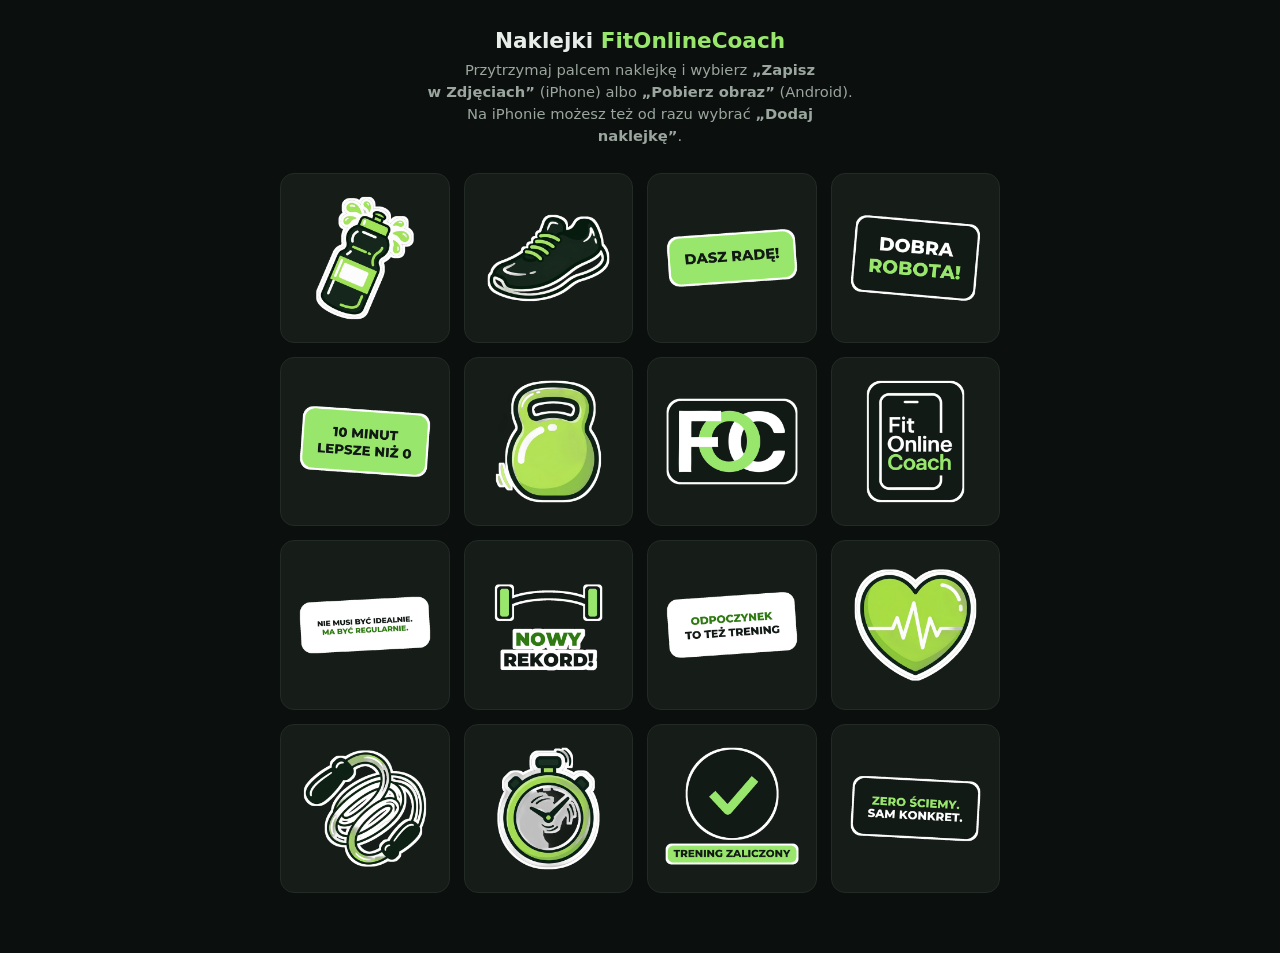
<file: naklejki.html>
<!DOCTYPE html>
<html lang="pl">
<head>
<meta charset="utf-8">
<meta name="viewport" content="width=device-width, initial-scale=1">
<meta name="robots" content="noindex,nofollow">
<title>Naklejki FitOnlineCoach</title>
<style>
  body{margin:0;background:#0B0F0D;color:#E8EDE9;font-family:system-ui,-apple-system,sans-serif;padding:28px 16px 60px;text-align:center}
  h1{font-size:1.35rem;margin:0 0 6px}
  h1 span{color:#99E66D}
  p{color:#9AA69E;font-size:.92rem;max-width:430px;margin:0 auto 26px;line-height:1.5}
  .siatka{display:grid;grid-template-columns:repeat(auto-fill,minmax(150px,1fr));gap:14px;max-width:720px;margin:0 auto}
  figure{margin:0;background:#161C18;border:1px solid #232B26;border-radius:14px;padding:10px}
  img{width:100%;height:auto;display:block}
</style>
</head>
<body>
<h1>Naklejki <span>FitOnlineCoach</span></h1>
<p>Przytrzymaj palcem naklejkę i wybierz <b>„Zapisz w&nbsp;Zdjęciach”</b> (iPhone) albo <b>„Pobierz obraz”</b> (Android). Na iPhonie możesz też od razu wybrać <b>„Dodaj naklejkę”</b>.</p>
<div class="siatka">
    <figure><img src="naklejki/bidon.png" alt="Naklejka FOC" loading="lazy"></figure>
    <figure><img src="naklejki/but-biegowy.png" alt="Naklejka FOC" loading="lazy"></figure>
    <figure><img src="naklejki/dasz-rade.png" alt="Naklejka FOC" loading="lazy"></figure>
    <figure><img src="naklejki/dobra-robota.png" alt="Naklejka FOC" loading="lazy"></figure>
    <figure><img src="naklejki/dziesiec-minut.png" alt="Naklejka FOC" loading="lazy"></figure>
    <figure><img src="naklejki/kettlebell.png" alt="Naklejka FOC" loading="lazy"></figure>
    <figure><img src="naklejki/logo-foc.png" alt="Naklejka FOC" loading="lazy"></figure>
    <figure><img src="naklejki/logo-telefon.png" alt="Naklejka FOC" loading="lazy"></figure>
    <figure><img src="naklejki/ma-byc-regularnie.png" alt="Naklejka FOC" loading="lazy"></figure>
    <figure><img src="naklejki/nowy-rekord.png" alt="Naklejka FOC" loading="lazy"></figure>
    <figure><img src="naklejki/odpoczynek.png" alt="Naklejka FOC" loading="lazy"></figure>
    <figure><img src="naklejki/puls.png" alt="Naklejka FOC" loading="lazy"></figure>
    <figure><img src="naklejki/skakanka.png" alt="Naklejka FOC" loading="lazy"></figure>
    <figure><img src="naklejki/stoper.png" alt="Naklejka FOC" loading="lazy"></figure>
    <figure><img src="naklejki/trening-zaliczony.png" alt="Naklejka FOC" loading="lazy"></figure>
    <figure><img src="naklejki/zero-sciemy.png" alt="Naklejka FOC" loading="lazy"></figure>
</div>
</body>
</html>
</file>
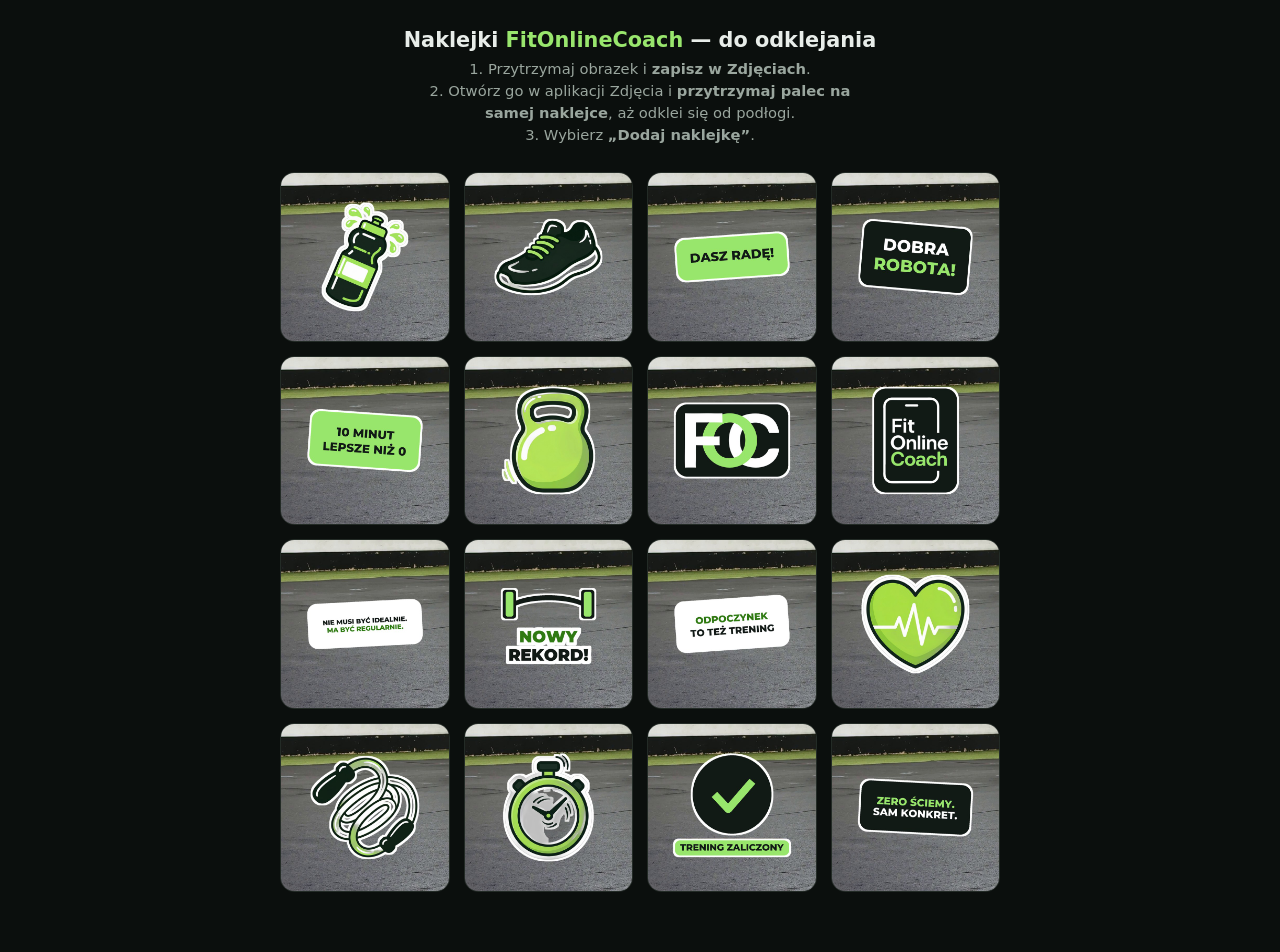
<file: naklejki2.html>
<!DOCTYPE html>
<html lang="pl">
<head>
<meta charset="utf-8"><meta name="viewport" content="width=device-width, initial-scale=1">
<meta name="robots" content="noindex,nofollow">
<title>Naklejki FitOnlineCoach — wersja do odklejania</title>
<style>
  body{margin:0;background:#0B0F0D;color:#E8EDE9;font-family:system-ui,-apple-system,sans-serif;padding:28px 16px 60px;text-align:center}
  h1{font-size:1.3rem;margin:0 0 6px}
  h1 span{color:#99E66D}
  p{color:#9AA69E;font-size:.92rem;max-width:440px;margin:0 auto 26px;line-height:1.5}
  .siatka{display:grid;grid-template-columns:repeat(auto-fill,minmax(160px,1fr));gap:14px;max-width:720px;margin:0 auto}
  figure{margin:0;border-radius:14px;overflow:hidden;border:1px solid #232B26}
  img{width:100%;height:auto;display:block}
</style>
</head>
<body>
<h1>Naklejki <span>FitOnlineCoach</span> — do odklejania</h1>
<p>1. Przytrzymaj obrazek i <b>zapisz w Zdjęciach</b>.<br>
2. Otwórz go w aplikacji Zdjęcia i <b>przytrzymaj palec na samej naklejce</b>, aż odklei się od podłogi.<br>
3. Wybierz <b>„Dodaj naklejkę”</b>.</p>
<div class="siatka">
    <figure><img src="naklejki2/bidon.jpg" alt="Naklejka FOC" loading="lazy"></figure>
    <figure><img src="naklejki2/but-biegowy.jpg" alt="Naklejka FOC" loading="lazy"></figure>
    <figure><img src="naklejki2/dasz-rade.jpg" alt="Naklejka FOC" loading="lazy"></figure>
    <figure><img src="naklejki2/dobra-robota.jpg" alt="Naklejka FOC" loading="lazy"></figure>
    <figure><img src="naklejki2/dziesiec-minut.jpg" alt="Naklejka FOC" loading="lazy"></figure>
    <figure><img src="naklejki2/kettlebell.jpg" alt="Naklejka FOC" loading="lazy"></figure>
    <figure><img src="naklejki2/logo-foc.jpg" alt="Naklejka FOC" loading="lazy"></figure>
    <figure><img src="naklejki2/logo-telefon.jpg" alt="Naklejka FOC" loading="lazy"></figure>
    <figure><img src="naklejki2/ma-byc-regularnie.jpg" alt="Naklejka FOC" loading="lazy"></figure>
    <figure><img src="naklejki2/nowy-rekord.jpg" alt="Naklejka FOC" loading="lazy"></figure>
    <figure><img src="naklejki2/odpoczynek.jpg" alt="Naklejka FOC" loading="lazy"></figure>
    <figure><img src="naklejki2/puls.jpg" alt="Naklejka FOC" loading="lazy"></figure>
    <figure><img src="naklejki2/skakanka.jpg" alt="Naklejka FOC" loading="lazy"></figure>
    <figure><img src="naklejki2/stoper.jpg" alt="Naklejka FOC" loading="lazy"></figure>
    <figure><img src="naklejki2/trening-zaliczony.jpg" alt="Naklejka FOC" loading="lazy"></figure>
    <figure><img src="naklejki2/zero-sciemy.jpg" alt="Naklejka FOC" loading="lazy"></figure>
</div>
</body>
</html>
</file>
<file: assets/poradniki.css>
/* Poradniki FitOnlineCoach: wspólny arkusz spisu i wszystkich poradników.
   Górna część to bloki skopiowane 1:1 ze strona-start/index.html (kolory, fonty, okienko zgód, nagłówek, stopka),
   dolna (od „WŁASNE PORADNIKÓW”) powstała dla poradników. */
  @font-face{font-family:'Montserrat';src:url('/assets/fonts/Montserrat-VF.woff2') format('woff2');
    font-weight:100 900;font-style:normal;font-display:swap}
  @font-face{font-family:'Inter';src:url('/assets/fonts/Inter-VF.woff2') format('woff2');
    font-weight:100 900;font-style:normal;font-display:swap}
  :root{
    --lime:#99E66D;
    --black:#0B0F0D;
    --graphite:#121A16;
    --graphite-2:#1B2620;
    --line:rgba(255,255,255,.08);
    --text:#F7F8F9;
    --muted:#8B968F;
  }
  *{margin:0;padding:0;box-sizing:border-box}
  html{scroll-behavior:smooth}
  body{font-family:'Inter',system-ui,sans-serif;background:var(--black);color:var(--text);line-height:1.6;overflow-x:hidden}
  ::selection{background:var(--lime);color:var(--black)}
  ::-webkit-scrollbar{width:10px}
  ::-webkit-scrollbar-track{background:var(--black)}
  ::-webkit-scrollbar-thumb{background:var(--graphite-2);border-radius:99px}
  ::-webkit-scrollbar-thumb:hover{background:var(--lime)}
  h1,h2,h3{font-family:'Montserrat',sans-serif;font-weight:800;line-height:1.05;text-transform:uppercase;letter-spacing:-.01em}
  img,video{max-width:100%;display:block}
  img{height:auto}
  a{color:inherit;text-decoration:none}
  :focus-visible{outline:2px solid var(--lime);outline-offset:3px}
  .wrap{max-width:1240px;margin:0 auto;padding:0 32px}

/* ---------- okienko zgód ---------- */
  .cc{position:fixed;left:0;right:0;bottom:0;z-index:1100;background:var(--graphite);
    border-top:1px solid var(--line);padding:22px 24px;display:none;
    max-height:88vh;overflow-y:auto;-webkit-overflow-scrolling:touch;
    box-shadow:0 -18px 50px rgba(0,0,0,.5)}
  .cc.show{display:block;animation:fadeUp .45s forwards}
  .cc-in{max-width:1240px;margin:0 auto;display:flex;gap:26px;align-items:center;flex-wrap:wrap}
  .cc-txt{flex:1 1 420px;min-width:0}
  .cc-txt b{display:block;font-family:'Montserrat',sans-serif;font-weight:800;font-size:1rem;
    text-transform:uppercase;letter-spacing:.04em;color:#fff;margin-bottom:6px}
  .cc-txt p{color:var(--muted);font-size:.9rem;line-height:1.6;margin:0}
  .cc-txt a{color:var(--lime);border-bottom:1px solid rgba(153,230,109,.4)}
  .cc-btns{display:flex;gap:10px;flex-wrap:wrap;align-items:center}
  .cc-btn{font-family:'Montserrat',sans-serif;font-weight:700;font-size:.78rem;letter-spacing:.1em;
    text-transform:uppercase;padding:14px 22px;border-radius:2px;cursor:pointer;border:1px solid var(--lime);
    background:transparent;color:var(--lime);transition:.2s;white-space:nowrap}
  .cc-btn:hover{background:rgba(153,230,109,.12)}
  .cc-btn.primary{background:var(--lime);color:var(--black)}
  .cc-btn.primary:hover{box-shadow:0 0 24px rgba(153,230,109,.4)}
  .cc-link{background:none;border:0;color:var(--muted);font-family:inherit;font-size:.78rem;
    letter-spacing:.08em;text-transform:uppercase;cursor:pointer;text-decoration:underline}
  .cc-link:hover{color:var(--lime)}
  #ccReopen{padding-block:15px;margin-block:-15px}
  .cc-opts{display:none;width:100%;border-top:1px solid var(--line);margin-top:18px;padding-top:18px;gap:14px;
    flex-direction:column}
  .cc-opts.show{display:flex}
  .cc-opt{display:flex;gap:14px;align-items:flex-start}
  .cc-opt[hidden]{display:none}  .cc-opt input{flex:0 0 auto;margin-top:4px;width:18px;height:18px;accent-color:var(--lime);cursor:pointer}
  .cc-opt label{cursor:pointer}
  .cc-opt b{display:block;font-size:.85rem;color:#fff;font-weight:600;margin-bottom:2px}
  .cc-opt span{font-size:.82rem;color:var(--muted);line-height:1.5}
  .cc-opt.locked input{opacity:.5;cursor:not-allowed}
  @media(max-width:700px){
    .cc{padding:18px 16px}
    .cc-btns{width:100%}
    .cc-btn{flex:1 1 100%;text-align:center}
    #ccSettings{padding:9px 0 17px;margin:-9px 0 -17px}
    .cc-opts > .cc-btns{position:sticky;bottom:-18px;background:var(--graphite);padding:12px 0 18px;margin:-12px 0 -18px}
  }
  /* 3 reguły ze strony głównej (HEAD 01551f5, dział zgody 11.11: _zgody/okienko-css.css) */
  .cc{overscroll-behavior:contain}
  .cc-opt a{display:inline-block;padding:13px 0;margin:-13px 0;color:var(--lime);text-decoration:underline;text-underline-offset:3px}
  @media(max-width:700px){
    .cc-in:has(.cc-opts:not(.show)) > .cc-btns{position:sticky;bottom:-18px;background:var(--graphite);padding:12px 0 18px;margin:-12px 0 -18px}
  }

/* ---------- nagłówek ---------- */
  header{position:fixed;top:0;left:0;right:0;z-index:90;transition:.35s;border-bottom:1px solid transparent}
  header.scrolled{background:rgba(7,9,8,.82);backdrop-filter:blur(14px);border-bottom-color:var(--line)}
  nav{display:flex;align-items:center;justify-content:space-between;height:76px}
  .logo img{height:30px;width:auto}
  .nav-links{display:flex;gap:36px;align-items:center;list-style:none}
  .nav-links a{font-size:.82rem;font-weight:600;letter-spacing:.14em;text-transform:uppercase;color:var(--muted);transition:.2s}
  .nav-links a:hover{color:var(--lime)}
  .nav-cta{background:var(--lime);border:1px solid var(--lime);color:var(--black)!important;padding:11px 26px;border-radius:2px;transition:.25s!important}
  @media(min-width:981px) and (max-width:1100px){.nav-links{gap:20px}}
  .nav-cta:hover{background:var(--lime);color:var(--black)!important;box-shadow:0 0 24px rgba(153,230,109,.35)}
  .burger{display:none;background:none;border:0;cursor:pointer;padding:8px;z-index:95}
  .burger span{display:block;width:26px;height:2px;background:#fff;margin:6px 0;transition:.3s}
  .burger.open span:nth-child(1){transform:translateY(8px) rotate(45deg)}
  .burger.open span:nth-child(2){opacity:0}
  .burger.open span:nth-child(3){transform:translateY(-8px) rotate(-45deg)}
@media(max-width:980px){
    .nav-links{position:fixed;inset:0;background:rgba(7,9,8,.97);flex-direction:column;
      justify-content:center;gap:34px;display:none}
    .nav-links.open{display:flex}
    header.scrolled:has(.nav-links.open){backdrop-filter:none;-webkit-backdrop-filter:none}
    .nav-links a{font-size:1.05rem}
    .nav-links a:not(.nav-cta){padding:12px 0}
    .burger{display:block}
}

/* ---------- przyciski ---------- */
  @keyframes fadeUp{from{opacity:0;transform:translateY(24px)}to{opacity:1;transform:translateY(0)}}
  .btn{display:inline-block;font-family:'Montserrat',sans-serif;font-weight:700;font-size:.85rem;
    letter-spacing:.12em;text-transform:uppercase;padding:18px 40px;border-radius:2px;cursor:pointer;transition:.25s;border:0}
  .btn-lime{background:var(--lime);color:var(--black)}
  .btn-lime:hover{box-shadow:0 0 34px rgba(153,230,109,.5);transform:translateY(-2px)}

/* ---------- stopka ---------- */
  .fr-mail{display:inline-block;padding:12px 0;margin:-12px 0;color:inherit;text-decoration:underline}
  .fr-mail:hover{color:var(--lime)}
  footer{border-top:1px solid var(--line);padding:80px 0 40px}
  .foot-grid{display:flex;justify-content:space-between;align-items:flex-start;gap:40px;flex-wrap:wrap;margin-bottom:60px}
  .foot-logo{height:72px;width:auto}
  .socials{display:flex;gap:12px}
  @media(max-width:340px){.socials{gap:4px}}
  .socials a{width:46px;height:46px;border:1px solid var(--line);display:flex;align-items:center;
    justify-content:center;transition:.25s;border-radius:2px}
  .socials a:hover{border-color:var(--lime);background:var(--lime)}
  .socials svg{width:19px;height:19px;fill:#CFD8D2;transition:.25s}
  .socials a:hover svg{fill:var(--black)}
  .foot-links{display:flex;column-gap:28px;row-gap:9.6px;list-style:none;flex-wrap:wrap;margin:-8.5px 0 -9.9px}
  .foot-links a{display:block;padding:11.5px 0;font-size:.82rem;letter-spacing:.14em;text-transform:uppercase;color:var(--muted)}
  .foot-links a:hover{color:var(--lime)}
  .foot-rejestr{margin:0 0 26px;max-width:760px}
  .foot-rejestr summary{font-size:.74rem;line-height:1.75;color:var(--muted);cursor:pointer;
    padding:12px 0;list-style:none;display:flex;align-items:center;gap:10px}
  .foot-rejestr summary::-webkit-details-marker{display:none}
  .foot-rejestr summary::after{content:"+";font-size:.95rem;line-height:1;color:var(--muted)}
  .foot-rejestr[open] summary::after{content:"–"}
  .foot-rejestr summary:hover{color:var(--text)}
  .foot-rejestr-lista{padding-top:6px}
  .foot-rejestr-lista p{font-size:.74rem;line-height:1.7;color:var(--muted);margin:0 0 3px}
  .foot-rejestr-lista .fr-firma{color:var(--text);margin-bottom:7px}
  .copy{border-top:1px solid var(--line);padding-top:28px;font-size:.8rem;color:var(--muted);
    display:flex;justify-content:space-between;gap:16px;flex-wrap:wrap}
  .foot-rejestr-lista .fr-ai{margin-top:7px}

/* ---------- WŁASNE PORADNIKÓW ---------- */
/* poprawki pól dotyku do 44 px względem strony głównej; wygląd ten sam */
.logo{display:flex;align-items:center;min-height:44px}
.burger{padding:8px 9px}
/* pasek ma stałe tło, więc bez przejścia: przejście trzymało menu telefonu w pasku przez 0,35 s */
header{transition:none}
.nav-links a{display:block;padding:12px 0}
.nav-links a.nav-cta{padding:11px 26px}
@media(max-width:980px){.nav-links a.nav-cta{padding:12px 26px}}  /* „Kup plan” w menu telefonu: pole dotyku 44 px, jak na stronie głównej */
.nav-links a[aria-current]{color:#fff}
.nav-links a,.foot-links a{min-width:44px;text-align:center}
/* okienko zgód: link „polityce prywatności” i „Ustawienia” jak na stronie głównej (kontrola 2, 11.11: inline-block z szablonu 31.10
   łamał wiersz po „Szczegóły w” mimo twardej spacji, a „Ustawienia” miały 17 px zamiast 18 px) */
#ccSettings{padding-block:15px;margin-block:-15px}
@media(max-width:700px){
  #ccSettings{padding:11px 0 18px;margin:-11px 0 -18px}
  .wrap{padding:0 20px}
}
@media(max-width:340px){.wrap{padding:0 16px}}

main{padding:112px 0 72px}
.tekst{max-width:600px;margin:0 auto}  /* do ok. 70 znaków w wierszu przy 18 px (wygląd 11.11; było 720 px = ok. 80) */
.okruszki ol{display:flex;flex-wrap:wrap;gap:0 10px;list-style:none;margin:-12px 0 6px;font-size:.82rem;color:var(--muted)}
.okruszki li+li::before{content:"/";margin-right:10px}
.okruszki li{display:flex;align-items:center}
.okruszki a{display:block;padding:12px 0}
.okruszki a:hover{color:#fff}

/* nagłówki jak na stronie głównej: Montserrat wielkimi literami; h1 nie może rozpychać 288 px */
h1{font-size:clamp(1.65rem,5.4vw,2.8rem);color:#fff;margin-bottom:22px;overflow-wrap:break-word}
.karta h2{font-size:clamp(1.2rem,3.4vw,1.5rem);line-height:1.2;color:#fff}
/* czytelność 30–55 lat na telefonie (wygląd 11.11): tekst 18 px, interlinia 1,6, wyraźne nagłówki i odstępy sekcji */
article h2{font-size:clamp(1.35rem,4.4vw,1.7rem);line-height:1.2;color:#fff;margin:56px 0 16px;scroll-margin-top:96px}
article p,article li,article td,article th{font-size:1.125rem;line-height:1.6;color:#CFD8D2}
article p{margin-bottom:16px}
article strong{color:#fff;font-weight:600}
article hr{border:0;border-top:1px solid var(--line);margin:32px 0}
/* link w tekście: limonka tylko jako cienka kreska, cel dotyku 44 px bez rozpychania wierszy */
article a:not(.btn){display:inline-block;padding:10px 0;margin:-10px 0;color:#fff;
  text-decoration:underline;text-decoration-color:var(--lime);text-underline-offset:3px}

.skrot{background:var(--graphite);border:1px solid var(--line);border-radius:14px;box-shadow:inset 3px 0 0 var(--lime);
  padding:20px 22px;margin-bottom:22px}
article .skrot p{margin:0}
.autor{display:flex;gap:14px;align-items:center}
.autor img{flex:0 0 56px;width:56px;height:56px}
article .autor p{margin:0;font-size:.92rem;line-height:1.5;color:var(--muted)}
article .autor em{font-style:normal}
article .autor .data{font-size:.82rem}

article ul,article ol{margin:0 0 18px;padding:0;list-style:none}
article li{position:relative;padding-left:24px}
article li+li{margin-top:7px}
article ul>li::before{content:"—";position:absolute;left:0;color:var(--muted);font-weight:700}
article ol{counter-reset:nr}
article ol>li{counter-increment:nr}
article ol>li::before{content:counter(nr) ".";position:absolute;left:0;font-family:'Montserrat',sans-serif;font-weight:800;color:#fff}
article li ul{margin:8px 0 0}

/* tabela: na telefonie każdy tydzień to osobna karta, żeby nic nie wystawało w bok */
table{width:100%;border-collapse:collapse;margin:0 0 20px}
caption{position:absolute;width:1px;height:1px;overflow:hidden;clip:rect(0,0,0,0)}
th,td{text-align:left;vertical-align:top;padding:12px 14px;border-bottom:1px solid var(--line)}
thead th{font-family:'Montserrat',sans-serif;font-weight:700;font-size:.8rem;letter-spacing:.08em;text-transform:uppercase;color:#fff}
td:first-child{font-family:'Montserrat',sans-serif;font-weight:800;color:#fff}
td:nth-child(2){color:#fff;font-weight:600;white-space:nowrap}
article td,article th{font-size:1.0625rem;line-height:1.55}
article thead th{font-size:.875rem}  /* nagłówki tabeli ≥ 13 px (wygląd 11.11) */
@media(max-width:640px){
  thead{position:absolute;width:1px;height:1px;overflow:hidden;clip:rect(0,0,0,0)}
  table,tbody,tr,td{display:block;width:100%}
  tr{background:var(--graphite);border:1px solid var(--line);border-radius:14px;padding:14px 16px}
  tr+tr{margin-top:10px}
  td{padding:0;border:0}
  td:first-child::before{content:"Tydzień "}
  td:nth-child(2){white-space:normal;margin-bottom:6px}
}

.oferta{background:var(--graphite);border:1px solid rgba(153,230,109,.35);border-radius:14px;padding:24px 22px;margin-top:56px}
/* „Ból… dzwoń 112”: ramka spokojna (bez czerwieni), zdanie o 112 we własnym polu */
.ramka-bol{background:var(--graphite);border:1px solid rgba(255,255,255,.14);border-radius:14px;padding:4px 22px 22px;margin:56px 0 8px}
article .ramka-bol h2{margin-top:20px}
article .ramka-bol ul{margin-bottom:16px}
article .ramka-bol p:last-of-type{margin:0;background:var(--graphite-2);border-radius:10px;padding:14px 16px;color:#fff}
/* zrzuty apki w ofercie: na komputerze nie wyżej niż ok. 390 px */
.oferta .apka{max-width:420px}
@media(max-width:340px){.ramka-bol{padding:2px 16px 16px}article .ramka-bol p:last-of-type{padding:12px}}
article .oferta h2{margin-top:0}
.oferta .btn{margin-top:6px}
.zrodla p,.zrodla li{font-size:.88rem;line-height:1.6;color:var(--muted)}
.zrodla strong{color:var(--text)}
.zastrzezenie{font-size:.88rem;color:var(--muted)}
article p.zastrzezenie{font-size:.88rem;color:var(--muted)}

.btn{text-align:center;white-space:nowrap;padding:16px 28px;letter-spacing:.1em}
.btn-obrys{background:transparent;color:var(--lime);box-shadow:inset 0 0 0 1px var(--lime)}
.btn-obrys:hover{background:rgba(153,230,109,.12)}
.dol{margin-top:36px}
/* przycisk w karcie oferty na telefonie: cała szerokość karty, napis w jednej linii */
@media(max-width:700px){
  .oferta .btn{display:block;padding:16px 10px;letter-spacing:.05em}
}
@media(max-width:340px){
  .btn{font-size:.8125rem;letter-spacing:.02em;padding:16px 12px;display:block}  /* 13 px zamiast 12,5 (wygląd 11.11) */
  .oferta{padding:20px 16px}
}

/* spis */
.wstep{color:#CFD8D2;font-size:1.0625rem;line-height:1.7;margin-bottom:34px}
.lista{list-style:none;display:grid;grid-template-columns:repeat(2,minmax(0,1fr));gap:18px}
.karta{display:flex;flex-direction:column;align-items:flex-start;gap:12px;height:100%;background:var(--graphite);
  border:1px solid var(--line);border-radius:14px;padding:24px 22px;transition:.25s}
.karta:hover{border-color:var(--lime)}
.karta p{color:#CFD8D2;font-size:.95rem;line-height:1.6;flex:1 1 auto}
.karta .btn{padding:12px 20px;font-size:.78rem}
.kolejne{display:flex;align-items:center;justify-content:center;text-align:center;min-height:120px;
  border:1px dashed rgba(255,255,255,.18);border-radius:14px;padding:24px 22px;color:var(--muted);font-size:.95rem}
@media(max-width:700px){.lista{grid-template-columns:minmax(0,1fr)}}
@media(max-width:980px){main{padding-top:100px}}

/* TRESC-OD: obrazy poradnika, data w karcie spisu (dział treść, 11.11) */
.obraz{margin:0 0 22px}
.obraz img{width:100%;border-radius:14px;background:var(--graphite)}
h1+.obraz{margin-bottom:26px}
/* zrzuty apki w ofercie (zalecenie Grafika 11.11: dwa obok siebie przy 288 px nieczytelne):
   telefon = sam kalendarz, ok. 280 px szerokości; od 768 px oba obok siebie */
.oferta .apka{display:block;max-width:280px;margin:4px auto 18px}
.oferta .apka .obraz-apka-2{display:none}
@media(min-width:768px){.oferta .apka{display:grid;grid-template-columns:1fr 1fr;gap:10px;max-width:420px;margin:4px 0 18px}.oferta .apka .obraz-apka-2{display:block}}
.oferta .apka .obraz{margin:0}
.karta-data{font-size:.82rem;color:var(--muted)}
/* długi DOI w źródłach rozpychał 288 px o 8 px */
.zrodla li{overflow-wrap:anywhere}
/* TRESC-DO */
</file>
